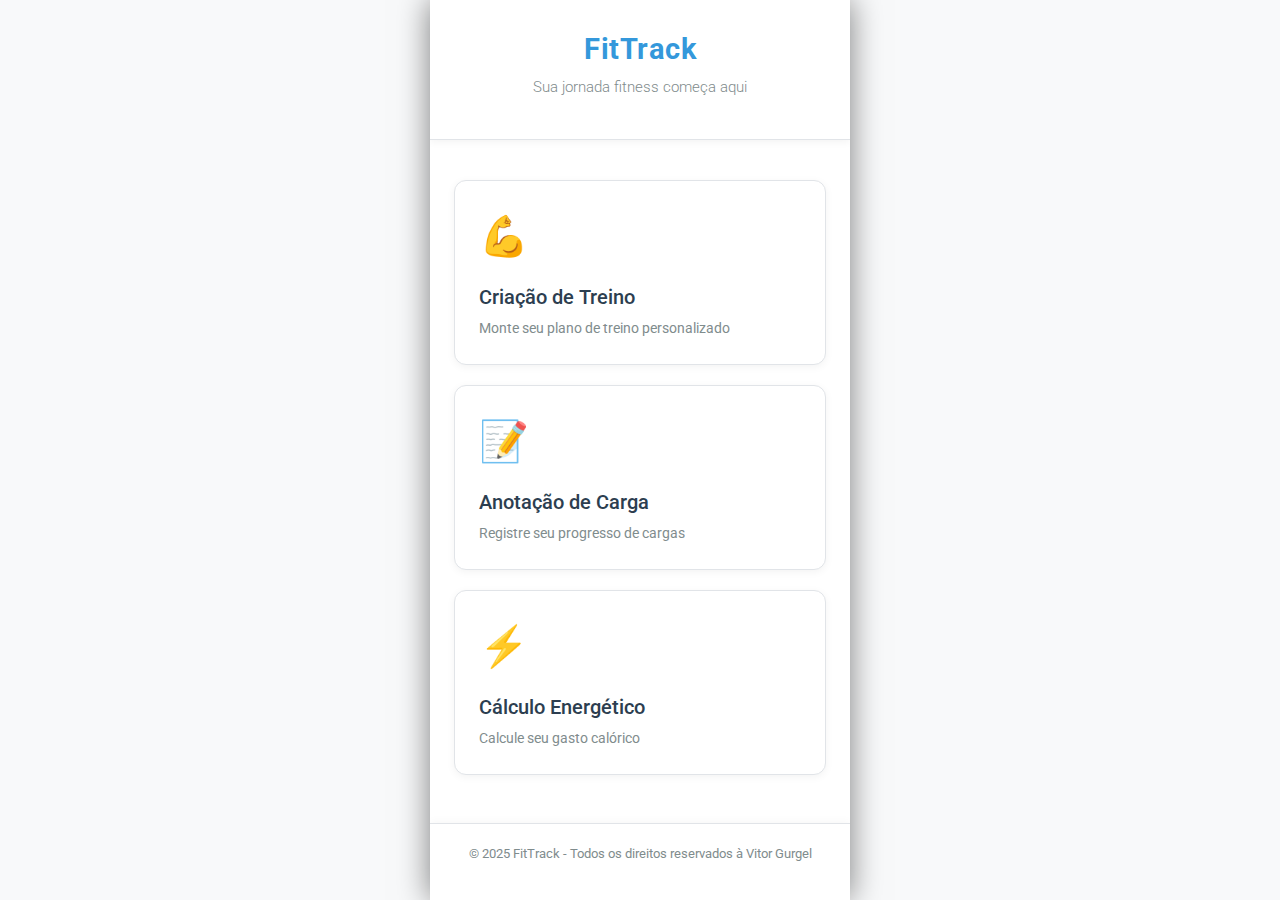
<file: index.html>
<!DOCTYPE html>
<html lang="pt-BR">
<head>
    <meta charset="UTF-8">
    <meta name="viewport" content="width=device-width, initial-scale=1.0">
    <title>FitTrack - Seu App de Musculação</title>
    <link href="https://cdn.jsdelivr.net/npm/bootstrap@5.3.0/dist/css/bootstrap.min.css" rel="stylesheet">
    <link href="https://fonts.googleapis.com/css2?family=Roboto:wght@300;400;500;700&display=swap" rel="stylesheet">
    <style>
        :root {
            /* Cores do Tema Claro com Azul */
            --bg-primary: #f8f9fa;
            --bg-secondary: #ffffff;
            --bg-card: #ffffff;
            --bg-hover: #f1f8ff;
            --accent: #3498db;         /* Azul principal */
            --accent-hover: #2980b9;   /* Azul mais escuro no hover */
            --text-primary: #2c3e50;
            --text-secondary: #7f8c8d;
            --border: #e1e4e8;
            --shadow: 0 4px 12px rgba(0, 0, 0, 0.08);
            --transition: all 0.3s cubic-bezier(0.4, 0, 0.2, 1);
        }

        body {
            background-color: var(--bg-primary);
            color: var(--text-primary);
            font-family: 'Roboto', sans-serif;
            min-height: 100vh;
            line-height: 1.6;
            margin: 0;
            padding: 0;
        }

        .app-container {
            max-width: 420px;
            min-height: 100vh;
            margin: 0 auto;
            background: var(--bg-secondary);
            position: relative;
            overflow-x: hidden;
            display: flex;
            flex-direction: column;
            box-shadow: 0 0 30px rgba(0, 0, 0, 0.5);
        }

        .app-header {
            background: var(--bg-secondary);
            color: var(--text-primary);
            padding: 2rem 1.5rem 1.5rem;
            text-align: center;
            position: relative;
            z-index: 10;
            border-bottom: 1px solid var(--border);
            box-shadow: 0 2px 8px rgba(0, 0, 0, 0.05);
        }

        .app-header h1 {
            font-size: 1.8rem;
            margin-bottom: 0.5rem;
            font-weight: 700;
            letter-spacing: 0.5px;
            color: var(--accent);
        }

        .app-header p {
            color: var(--text-secondary);
            font-weight: 300;
            font-size: 0.95rem;
        }

        .main-content {
            padding: 1.5rem;
            flex: 1;
            position: relative;
            z-index: 1;
        }

        .options-grid {
            display: grid;
            grid-template-columns: 1fr;
            gap: 1.25rem;
            margin-top: 1rem;
        }

        .option-card {
            background-color: var(--bg-card);
            border-radius: 12px;
            padding: 1.5rem;
            text-decoration: none;
            color: var(--text-primary);
            transition: var(--transition);
            border: 1px solid var(--border);
            display: block;
            box-shadow: 0 2px 8px rgba(0, 0, 0, 0.05);
        }

        .option-card:hover {
            transform: translateY(-3px);
            box-shadow: 0 6px 16px rgba(52, 152, 219, 0.15);
            border-color: var(--accent);
            background-color: var(--bg-hover);
        }

        .card-icon {
            font-size: 2.5rem;
            margin-bottom: 1rem;
            color: var(--accent);
        }

        .option-card h2 {
            font-size: 1.25rem;
            margin-bottom: 0.5rem;
            color: var(--text-primary);
        }

        .option-card p {
            color: var(--text-secondary);
            margin: 0;
            font-size: 0.9rem;
        }

        .app-footer {
            text-align: center;
            padding: 1.25rem;
            font-size: 0.8rem;
            color: var(--text-secondary);
            border-top: 1px solid var(--border);
            background-color: var(--bg-secondary);
            box-shadow: 0 -2px 8px rgba(0, 0, 0, 0.03);
        }

        @media (max-width: 480px) {
            .app-container {
                max-width: 100%;
            }
            
            .option-card {
                padding: 1.25rem;
            }
            
            .card-icon {
                font-size: 2rem;
            }
        }
    </style>
</head>
<body>
    <div class="app-container">
        <header class="app-header">
            <h1>FitTrack</h1>
            <p>Sua jornada fitness começa aqui</p>
        </header>

        <main class="main-content">
            <div class="options-grid">
                <a href="criar-treino.html" class="option-card">
                    <div class="card-icon">💪</div>
                    <h2>Criação de Treino</h2>
                    <p>Monte seu plano de treino personalizado</p>
                </a>

                <a href="./anotarcarga/anotar-carga.html" class="option-card">
                    <div class="card-icon">📝</div>
                    <h2>Anotação de Carga</h2>
                    <p>Registre seu progresso de cargas</p>
                </a>

                <a href="calculo.html" class="option-card">
                    <div class="card-icon">⚡</div>
                    <h2>Cálculo Energético</h2>
                    <p>Calcule seu gasto calórico</p>
                </a>
            </div>
        </main>

        <footer class="app-footer">
            <p>© 2025 FitTrack - Todos os direitos reservados à Vitor Gurgel</p>
        </footer>
    </div>
    <script src="https://cdn.jsdelivr.net/npm/bootstrap@5.3.0/dist/js/bootstrap.bundle.min.js"></script>
</body>
</html>
</file>
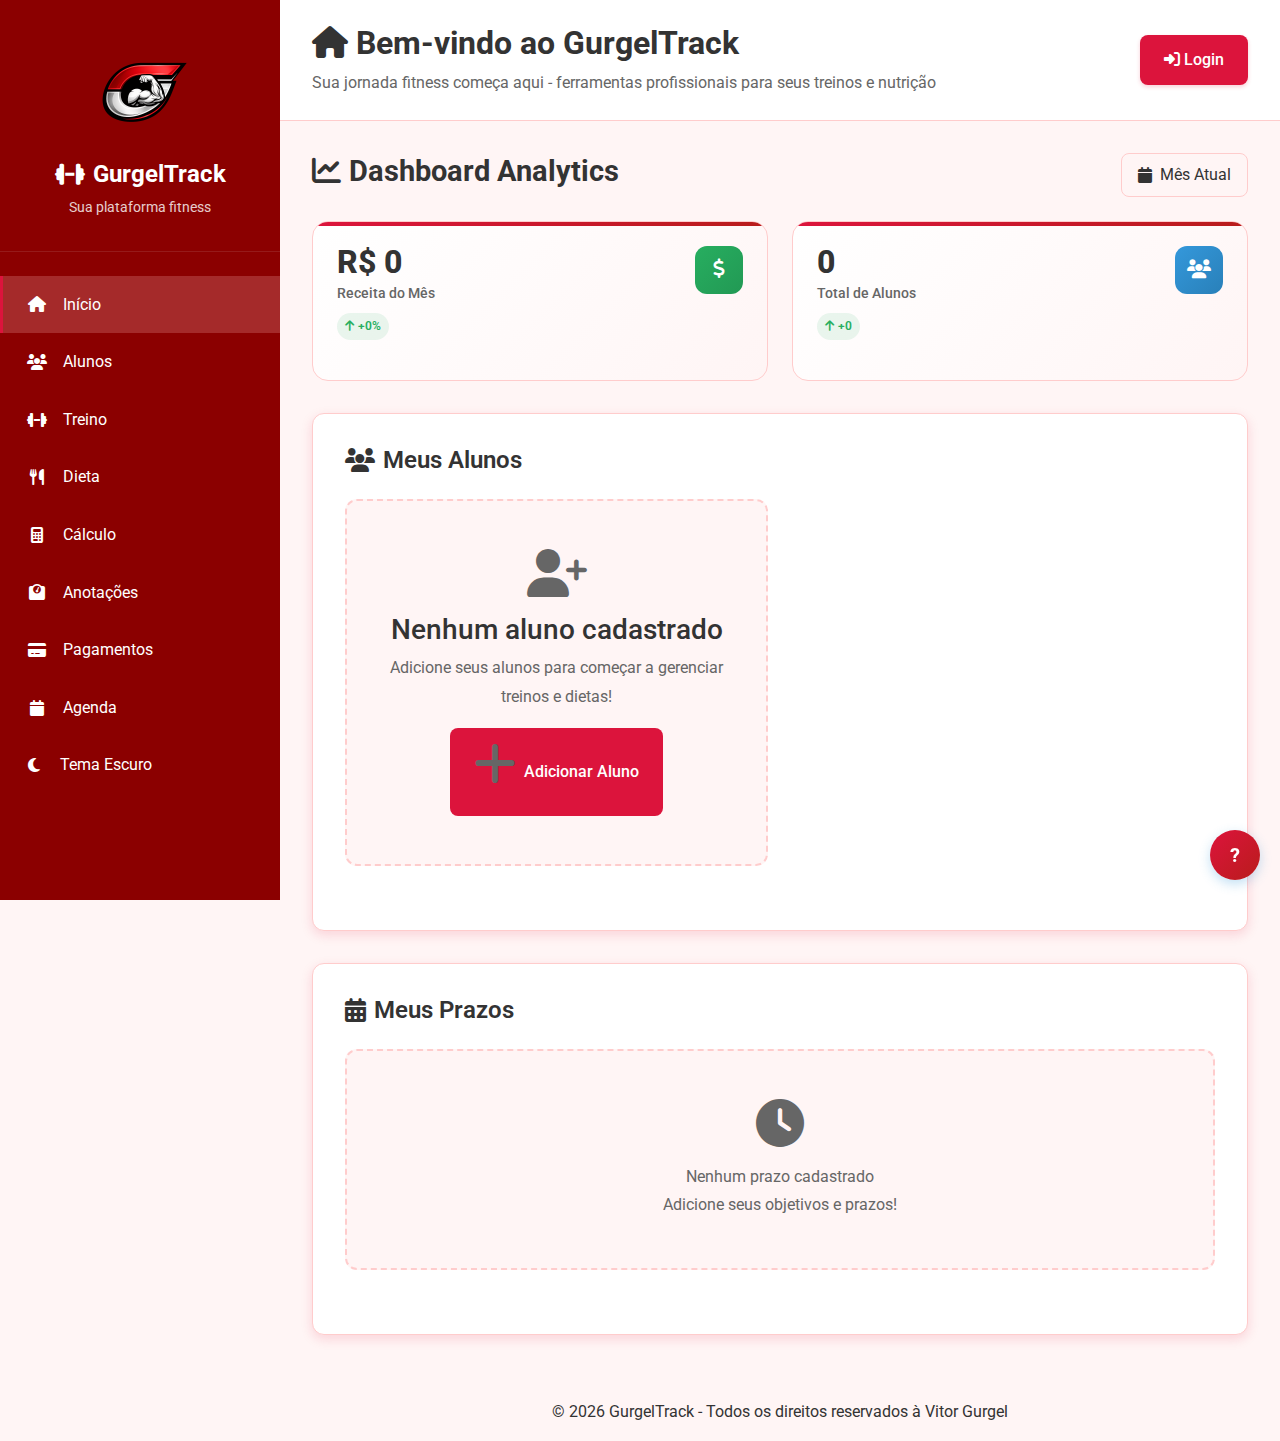
<file: public/index.html>
<!DOCTYPE html>
<html lang="pt-BR">
<head>
    <meta charset="UTF-8">
    <meta name="viewport" content="width=device-width, initial-scale=1.0">
    <title>GurgelTrack - Plataforma Fitness</title>
    <link href="https://cdn.jsdelivr.net/npm/bootstrap@5.3.0/dist/css/bootstrap.min.css" rel="stylesheet">
    <link href="https://fonts.googleapis.com/css2?family=Roboto:wght@300;400;500;700&display=swap" rel="stylesheet">
    <link rel="stylesheet" href="https://cdnjs.cloudflare.com/ajax/libs/font-awesome/6.4.0/css/all.min.css">
    <script src="js/auth.js"></script>
    <style>
        :root {
            /* Cores do Tema Claro - Vermelho */
            --bg-primary: #fff5f5;
            --bg-secondary: #ffffff;
            --bg-sidebar: #8b0000;
            --bg-sidebar-hover: #a52a2a;
            --accent: #dc143c;
            --accent-hover: #b91c1c;
            --text-primary: #333333;
            --text-secondary: #666666;
            --text-sidebar: #ffffff;
            --border: #ffcccc;
            --shadow: 0 4px 12px rgba(220, 20, 60, 0.15);
            --transition: all 0.3s cubic-bezier(0.4, 0, 0.2, 1);
        }

        body.dark-mode {
            /* Cores do Tema Escuro - Melhoradas */
            --bg-primary: #0f0f0f;
            --bg-secondary: #1e1e1e;
            --bg-sidebar: #1a1a2e;
            --bg-sidebar-hover: #25253d;
            --accent: #e91e63;
            --accent-hover: #f06292;
            --text-primary: #f5f5f5;
            --text-secondary: #b8b8b8;
            --text-sidebar: #ffffff;
            --border: #333333;
            --shadow: 0 4px 12px rgba(0, 0, 0, 0.4);
        }

        * {
            margin: 0;
            padding: 0;
            box-sizing: border-box;
        }

        body {
            background-color: var(--bg-primary);
            color: var(--text-primary);
            font-family: 'Roboto', sans-serif;
            min-height: 100vh;
            line-height: 1.6;
        }

        .layout-container {
            display: flex;
            min-height: 100vh;
        }

        /* Sidebar */
        .sidebar {
            width: 280px;
            background: var(--bg-sidebar);
            color: var(--text-sidebar);
            position: fixed;
            height: 100vh;
            overflow-y: auto;
            z-index: 1000;
            transition: var(--transition);
        }

        .sidebar-header {
            padding: 2rem 1.5rem;
            border-bottom: 1px solid rgba(255, 255, 255, 0.1);
            text-align: center;
        }

        .sidebar-header h1 {
            font-size: 1.5rem;
            font-weight: 700;
            color: var(--text-sidebar);
            margin-bottom: 0.5rem;
            display: flex;
            align-items: center;
            justify-content: center;
            gap: 0.5rem;
        }

        .sidebar-header p {
            font-size: 0.85rem;
            opacity: 0.8;
            margin: 0;
        }

        .nav-menu {
            padding: 1.5rem 0;
        }

        .nav-item {
            display: block;
            padding: 1rem 1.5rem;
            color: var(--text-sidebar);
            text-decoration: none;
            transition: var(--transition);
            border-left: 3px solid transparent;
            display: flex;
            align-items: center;
            gap: 1rem;
        }

        .nav-item:hover {
            background: var(--bg-sidebar-hover);
            border-left-color: var(--accent);
            color: var(--text-sidebar);
        }

        .nav-item.active {
            background: var(--bg-sidebar-hover);
            border-left-color: var(--accent);
        }

        .nav-item i {
            width: 20px;
            text-align: center;
        }

        /* Main Content */
        .main-wrapper {
            flex: 1;
            margin-left: 280px;
            display: flex;
            flex-direction: column;
        }

        .main-header {
            background: var(--bg-secondary);
            padding: 1.5rem 2rem;
            border-bottom: 1px solid var(--border);
            text-align: center;
        }

        .header-content {
            display: flex;
            justify-content: space-between;
            align-items: center;
            max-width: 1200px;
            margin: 0 auto;
        }

        .header-text {
            flex: 1;
            text-align: left;
        }

        .header-actions {
            display: flex;
            gap: 1rem;
            align-items: center;
        }

        .login-btn {
            display: inline-flex;
            align-items: center;
            gap: 0.5rem;
            padding: 0.75rem 1.5rem;
            background: var(--accent);
            color: white;
            text-decoration: none;
            border-radius: 8px;
            font-weight: 500;
            transition: var(--transition);
            box-shadow: 0 2px 4px rgba(220, 20, 60, 0.2);
        }

        .login-btn:hover {
            background: var(--accent-hover);
            transform: translateY(-2px);
            box-shadow: 0 4px 8px rgba(220, 20, 60, 0.3);
        }

        .main-header h1 {
            font-size: 2rem;
            font-weight: 700;
            color: var(--text-primary);
            margin-bottom: 0.5rem;
        }

        .main-header p {
            color: var(--text-secondary);
            margin: 0;
            font-size: 1rem;
        }

        .main-content {
            flex: 1;
            padding: 2rem;
            max-width: 1200px;
            margin: 0 auto;
            width: 100%;
        }

        /* Content Sections */
        .content-section {
            background: var(--bg-secondary);
            border-radius: 12px;
            padding: 2rem;
            margin-bottom: 2rem;
            box-shadow: var(--shadow);
            border: 1px solid var(--border);
        }

        .content-section h2 {
            font-size: 1.5rem;
            font-weight: 600;
            color: var(--text-primary);
            margin-bottom: 1rem;
            display: flex;
            align-items: center;
            gap: 0.5rem;
        }

        .content-section p {
            color: var(--text-secondary);
            margin-bottom: 1.5rem;
            line-height: 1.8;
        }

        .feature-grid {
            grid-template-columns: repeat(auto-fit, minmax(300px, 1fr));
            gap: 1.5rem;
            margin-top: 2rem;
        }

        .workout-card {
            background: linear-gradient(135deg, var(--bg-secondary), var(--bg-primary));
            border: 2px solid var(--border);
            border-radius: 16px;
            padding: 1.5rem;
            transition: var(--transition);
            position: relative;
            overflow: hidden;
            box-shadow: 0 4px 16px rgba(0, 0, 0, 0.08);
        }

        .workout-card::before {
            content: '';
            position: absolute;
            top: 0;
            left: 0;
            right: 0;
            height: 4px;
            background: linear-gradient(90deg, #3498db, #2980b9, #e74c3c);
            border-radius: 16px 16px 0 0;
        }

        .workout-card:hover {
            transform: translateY(-4px);
            box-shadow: 0 12px 32px rgba(52, 152, 219, 0.15);
            border-color: var(--accent);
        }

        .workout-card:hover::before {
            height: 6px;
            background: linear-gradient(90deg, #2980b9, #3498db, #e74c3c);
        }

        .workout-header {
            display: flex;
            justify-content: space-between;
            align-items: flex-start;
            margin-bottom: 1.5rem;
        }

        .workout-title-section {
            flex: 1;
        }

        .workout-title {
            font-size: 1.3rem;
            font-weight: 700;
            color: var(--text-primary);
            margin: 0 0 0.5rem 0;
            display: flex;
            align-items: center;
            gap: 0.75rem;
        }

        .workout-title i {
            color: var(--accent);
            font-size: 1.2rem;
        }

        .workout-subtitle {
            font-size: 0.85rem;
            color: var(--text-secondary);
            font-style: italic;
            margin: 0;
        }

        .workout-date {
            font-size: 0.8rem;
            color: var(--text-secondary);
            margin: 0;
            background: var(--bg-primary);
            padding: 0.25rem 0.75rem;
            border-radius: 20px;
            border: 1px solid var(--border);
            font-weight: 500;
        }

        .workout-details {
            display: grid;
            grid-template-columns: repeat(3, 1fr);
            gap: 1rem;
            margin-bottom: 1.5rem;
        }

        .workout-stat {
            display: flex;
            flex-direction: column;
            align-items: center;
            text-align: center;
            padding: 1rem;
            background: var(--bg-primary);
            border-radius: 12px;
            border: 1px solid var(--border);
            transition: var(--transition);
        }

        .workout-stat:hover {
            transform: scale(1.05);
            background: linear-gradient(135deg, var(--bg-primary), rgba(52, 152, 219, 0.05));
            border-color: var(--accent);
        }

        .workout-stat i {
            color: var(--accent);
            font-size: 1.5rem;
            margin-bottom: 0.5rem;
            display: block;
        }

        .workout-stat-value {
            font-size: 1.8rem;
            font-weight: 800;
            color: var(--text-primary);
            line-height: 1;
            margin-bottom: 0.25rem;
        }

        .workout-stat-label {
            font-size: 0.7rem;
            color: var(--text-secondary);
            text-transform: uppercase;
            letter-spacing: 0.8px;
            font-weight: 600;
        }

        .stat-number {
            font-size: 2.5rem;
            font-weight: 700;
            margin-bottom: 0.5rem;
        }

        .stat-label {
            font-size: 0.9rem;
            opacity: 0.9;
        }

        /* Áreas de Organização */
        .saved-diets-container,
        .saved-calculations-container,
        .saved-workouts-container,
        .deadlines-container {
            margin-bottom: 1rem;
        }

        .empty-state {
            text-align: center;
            padding: 3rem 2rem;
            background: var(--bg-primary);
            border-radius: 12px;
            border: 2px dashed var(--border);
            margin-bottom: 2rem;
        }

        .empty-state i {
            font-size: 3rem;
            color: var(--text-secondary);
            margin-bottom: 1rem;
        }

        .empty-state p {
            color: var(--text-secondary);
            margin: 0;
            font-size: 1rem;
        }

        .diets-grid,
        .calculations-grid,
        .workouts-grid,
        .deadlines-grid {
            display: grid;
            gap: 1.5rem;
            margin-top: 1rem;
        }

        .diets-grid {
            grid-template-columns: repeat(auto-fill, minmax(300px, 1fr));
        }

        .calculations-grid {
            grid-template-columns: repeat(auto-fill, minmax(250px, 1fr));
        }

        .workouts-grid {
            grid-template-columns: repeat(auto-fill, minmax(280px, 1fr));
        }

        .deadlines-grid {
            grid-template-columns: repeat(auto-fill, minmax(250px, 1fr));
        }

        .diet-card,
        .calculation-card,
        .workout-card,
        .deadline-card {
            background: var(--bg-secondary);
            border: 1px solid var(--border);
            border-radius: 12px;
            padding: 1.5rem;
            transition: var(--transition);
            box-shadow: 0 2px 8px rgba(0, 0, 0, 0.05);
        }

        .diet-card:hover,
        .calculation-card:hover,
        .workout-card:hover,
        .deadline-card:hover {
            transform: translateY(-2px);
            box-shadow: 0 6px 16px rgba(52, 152, 219, 0.15);
            border-color: var(--accent);
        }

        .diet-card-header,
        .calculation-header,
        .workout-header,
        .deadline-header {
            display: flex;
            justify-content: space-between;
            align-items: center;
            margin-bottom: 1rem;
            padding-bottom: 0.75rem;
            border-bottom: 1px solid var(--border);
        }

        .diet-card-title,
        .calculation-title,
        .workout-title,
        .deadline-title {
            font-size: 1.1rem;
            font-weight: 600;
            color: var(--text-primary);
            margin: 0;
        }

        .diet-card-date,
        .calculation-date,
        .workout-date,
        .deadline-date {
            font-size: 0.85rem;
            color: var(--text-secondary);
            margin: 0;
        }

        .diet-card-macros,
        .calculation-results,
        .workout-details,
        .deadline-description {
            display: flex;
            gap: 1rem;
            margin-top: 0.75rem;
            flex-wrap: wrap;
        }

        .macro-stat {
            background: var(--bg-primary);
            padding: 0.5rem 0.75rem;
            border-radius: 8px;
            text-align: center;
            min-width: 80px;
        }

        .macro-stat-label {
            font-size: 0.75rem;
            color: var(--text-secondary);
            display: block;
            margin-bottom: 0.25rem;
        }

        .macro-stat-value {
            font-weight: 600;
            color: var(--text-primary);
            font-size: 0.9rem;
        }

        .action-buttons {
            display: flex;
            gap: 0.5rem;
            margin-top: 1rem;
        }

        .btn-action {
            background: var(--accent);
            color: white;
            border: none;
            padding: 0.5rem 1rem;
            border-radius: 6px;
            font-size: 0.85rem;
            cursor: pointer;
            transition: var(--transition);
            display: flex;
            align-items: center;
            gap: 0.5rem;
        }

        .btn-action:hover {
            background: var(--accent-hover);
            transform: translateY(-1px);
        }

        .btn-action.delete {
            background: #e74c3c;
        }

        .btn-action.delete:hover {
            background: #c0392b;
        }

        .deadline-date.urgent {
            color: #e74c3c;
            font-weight: 700;
        }

        .deadline-date.soon {
            color: #f39c12;
            font-weight: 600;
        }

        /* User Profile Styles */
        .user-dropdown {
            position: relative;
        }

        .user-profile {
            display: flex;
            align-items: center;
            gap: 12px;
            background: linear-gradient(135deg, var(--accent), #e74c3c);
            padding: 8px 16px;
            border-radius: 50px;
            box-shadow: 0 4px 15px rgba(231, 76, 60, 0.3);
            transition: var(--transition);
            position: relative;
        }

        .user-profile:hover {
            transform: translateY(-2px);
            box-shadow: 0 6px 20px rgba(231, 76, 60, 0.4);
        }

        .user-avatar {
            width: 40px;
            height: 40px;
            background: rgba(255, 255, 255, 0.2);
            border-radius: 50%;
            display: flex;
            align-items: center;
            justify-content: center;
            color: white;
            font-size: 16px;
            font-weight: 600;
            backdrop-filter: blur(10px);
            border: 2px solid rgba(255, 255, 255, 0.3);
        }

        .user-info {
            display: flex;
            flex-direction: column;
            align-items: flex-start;
            color: white;
        }

        .user-name {
            font-size: 14px;
            font-weight: 600;
            line-height: 1.2;
        }

        .user-email {
            font-size: 12px;
            opacity: 0.9;
            line-height: 1.2;
            max-width: 150px;
            overflow: hidden;
            text-overflow: ellipsis;
            white-space: nowrap;
        }

        .logout-btn {
            background: rgba(255, 255, 255, 0.2);
            border: 2px solid rgba(255, 255, 255, 0.3);
            color: white;
            width: 36px;
            height: 36px;
            border-radius: 50%;
            display: flex;
            align-items: center;
            justify-content: center;
            cursor: pointer;
            transition: var(--transition);
            font-size: 14px;
            backdrop-filter: blur(10px);
        }

        .logout-btn:hover {
            background: rgba(255, 255, 255, 0.3);
            transform: rotate(90deg);
            border-color: rgba(255, 255, 255, 0.5);
        }

        .logout-btn:active {
            transform: rotate(90deg) scale(0.95);
        }

        @media (max-width: 768px) {
            .user-info {
                display: none;
            }
            
            .user-profile {
                padding: 8px 12px;
                gap: 8px;
            }
            
            .user-avatar {
                width: 32px;
                height: 32px;
                font-size: 14px;
            }
            
            .logout-btn {
                width: 32px;
                height: 32px;
                font-size: 12px;
            }
        }

        @media (max-width: 480px) {
            .user-profile {
                padding: 6px 10px;
            }
            
            .user-avatar {
                width: 28px;
                height: 28px;
                font-size: 12px;
            }
            
            .logout-btn {
                width: 28px;
                height: 28px;
                font-size: 11px;
            }
        }

        /* Content Sections */
        .content-section {
            background: var(--bg-secondary);
            border-radius: 12px;
            padding: 2rem;
            margin-bottom: 2rem;
            box-shadow: var(--shadow);
            border: 1px solid var(--border);
        }

        .content-section h2 {
            font-size: 1.5rem;
            font-weight: 600;
            color: var(--text-primary);
            margin-bottom: 1.5rem;
            display: flex;
            align-items: center;
            gap: 0.5rem;
        }

        /* Responsive */
        @media (max-width: 768px) {
            .layout-container {
                overflow-x: hidden;
            }
            
            .main-wrapper {
                margin-left: 0;
                width: 100%;
                min-height: 100vh;
            }
            
            .main-content {
                padding: 1rem;
                max-width: 100%;
                overflow-x: hidden;
            }
            
            .sidebar {
                transform: translateX(-100%);
                width: 280px;
                z-index: 1001;
            }

            .sidebar.active {
                transform: translateX(0);
            }

            .mobile-menu-toggle {
                display: block;
                position: fixed;
                top: 1rem;
                left: 1rem;
                z-index: 1002;
                background: var(--accent);
                color: white;
                border: none;
                padding: 0.75rem;
                border-radius: 8px;
                cursor: pointer;
                font-size: 1.25rem;
                box-shadow: 0 2px 8px rgba(0,0,0,0.2);
            }
            
            .main-header {
                padding: 1rem;
                margin-top: 3rem;
                text-align: center;
            }
            
            .main-header h1 {
                font-size: 1.5rem;
            }
            
            .main-header p {
                font-size: 0.9rem;
            }
            
            .page-header {
                padding: 20px;
                margin-bottom: 20px;
            }
            
            .page-title {
                font-size: 1.8rem;
            }
            
            .content-section {
                padding: 1.5rem;
                margin-bottom: 1.5rem;
                border-radius: 12px;
            }
            
            .content-section h2 {
                font-size: 1.3rem;
                flex-direction: column;
                gap: 0.5rem;
                text-align: center;
            }

            .feature-grid {
                grid-template-columns: 1fr;
                gap: 1rem;
            }

            .feature-card {
                padding: 1.5rem;
                text-align: center;
                border-radius: 12px;
                transition: var(--transition);
            }
            
            .feature-card:hover {
                transform: translateY(-4px);
                box-shadow: 0 8px 25px rgba(0,0,0,0.15);
            }

            .feature-icon {
                width: 60px;
                height: 60px;
                font-size: 2rem;
                margin: 0 auto 1rem;
            }

            .feature-title {
                font-size: 1.2rem;
                margin-bottom: 0.5rem;
            }

            .feature-description {
                font-size: 1rem;
                line-height: 1.4;
            }

            .stats-grid {
                grid-template-columns: repeat(2, 1fr);
                gap: 1rem;
            }

            .stat-card {
                padding: 1.5rem;
                text-align: center;
                border-radius: 12px;
                transition: var(--transition);
            }
            
            .stat-card:hover {
                transform: translateY(-4px);
                box-shadow: 0 8px 25px rgba(0,0,0,0.15);
            }

            .stat-icon {
                width: 50px;
                height: 50px;
                font-size: 1.25rem;
                margin: 0 auto 1rem;
            }

            .stat-content {
                text-align: center;
            }

            .stat-value {
                font-size: 1.5rem;
                margin-bottom: 0.25rem;
            }

            .stat-label {
                font-size: 0.9rem;
            }
        }
        
        @media (max-width: 480px) {
            .main-content {
                padding: 0.75rem;
            }
            
            .content-section {
                padding: 1rem;
            }
            
            .feature-card {
                padding: 1rem;
            }
            
            .feature-icon {
                width: 50px;
                height: 50px;
                font-size: 1.5rem;
            }
            
            .feature-title {
                font-size: 1.1rem;
            }
            
            .feature-description {
                font-size: 0.9rem;
            }
            
            .stats-grid {
                grid-template-columns: 1fr;
            }
            
            .stat-card {
                padding: 1rem;
            }
            
            .stat-icon {
                width: 40px;
                height: 40px;
                font-size: 1rem;
            }
            
            .stat-value {
                font-size: 1.25rem;
            }
            
            .stat-label {
                font-size: 0.85rem;
            }
        }

        @media (min-width: 769px) {
            .mobile-menu-toggle {
                display: none;
            }
        }

        /* Stats Grid */
        .stats-grid {
            display: grid;
            grid-template-columns: repeat(auto-fit, minmax(250px, 1fr));
            gap: 1.5rem;
            margin-bottom: 2rem;
        }

        .stat-card {
            background: linear-gradient(135deg, var(--bg-secondary), var(--bg-primary));
            border-radius: 12px;
            padding: 1.5rem;
            box-shadow: var(--shadow);
            border: 1px solid var(--border);
            display: flex;
            align-items: center;
            gap: 1rem;
            transition: var(--transition);
        }

        .stat-card:hover {
            transform: translateY(-2px);
            box-shadow: 0 6px 20px rgba(0, 0, 0, 0.12);
        }

        .stat-icon {
            width: 60px;
            height: 60px;
            border-radius: 12px;
            background: linear-gradient(135deg, var(--accent), var(--accent-hover));
            display: flex;
            align-items: center;
            justify-content: center;
            color: white;
            font-size: 1.5rem;
        }

        .stat-content {
            flex: 1;
        }

        .stat-value {
            font-size: 2rem;
            font-weight: 700;
            color: var(--text-primary);
            margin-bottom: 0.25rem;
        }

        .stat-label {
            font-size: 0.9rem;
            color: var(--text-secondary);
            font-weight: 500;
        }

        /* Students Grid for Home Page */
        .students-grid {
            display: grid;
            grid-template-columns: repeat(auto-fill, minmax(300px, 1fr));
            gap: 1.5rem;
            margin-top: 1rem;
        }
        
        .student-card {
            background: var(--bg-secondary);
            border: 1px solid var(--border);
            border-radius: 12px;
            padding: 1.5rem;
            transition: var(--transition);
            box-shadow: 0 2px 8px rgba(0, 0, 0, 0.05);
            cursor: pointer;
        }
        
        .student-card:hover {
            transform: translateY(-2px);
            box-shadow: 0 6px 16px rgba(52, 152, 219, 0.15);
            border-color: var(--accent);
        }
        
        .student-header {
            display: flex;
            align-items: center;
            gap: 1rem;
            margin-bottom: 1rem;
        }
        
        .student-avatar {
            width: 60px;
            height: 60px;
            border-radius: 50%;
            background: linear-gradient(135deg, var(--accent), var(--accent-hover));
            display: flex;
            align-items: center;
            justify-content: center;
            color: white;
            font-size: 1.5rem;
            font-weight: 600;
        }
        
        .student-info h3 {
            font-size: 1.1rem;
            font-weight: 600;
            color: var(--text-primary);
            margin: 0 0 0.25rem 0;
        }
        
        .student-info p {
            font-size: 0.9rem;
            color: var(--text-secondary);
            margin: 0;
        }
        
        .student-stats {
            display: flex;
            gap: 1rem;
            margin-top: 1rem;
            flex-wrap: wrap;
        }
        
        .student-stat {
            background: var(--bg-primary);
            padding: 0.5rem 0.75rem;
            border-radius: 8px;
            text-align: center;
            min-width: 80px;
        }
        
        .student-stat-label {
            font-size: 0.75rem;
            color: var(--text-secondary);
            display: block;
            margin-bottom: 0.25rem;
        }
        
        .student-stat-value {
            font-weight: 600;
            color: var(--text-primary);
            font-size: 0.9rem;
        }
        
        .btn-primary {
            background: var(--accent);
            color: white;
            border: none;
            padding: 0.75rem 1.5rem;
            border-radius: 8px;
            font-weight: 500;
            cursor: pointer;
            transition: var(--transition);
            display: flex;
            align-items: center;
            gap: 0.5rem;
            margin: 1rem auto 0;
        }
        
        .btn-primary:hover {
            background: var(--accent-hover);
            transform: translateY(-2px);
            box-shadow: 0 4px 8px rgba(0,0,0,0.15);
        }

        /* Dashboard Analytics Styles */
        .dashboard-analytics {
            margin-bottom: 2rem;
        }

        .analytics-header {
            display: flex;
            justify-content: space-between;
            align-items: center;
            margin-bottom: 1.5rem;
            flex-wrap: wrap;
            gap: 1rem;
        }

        .analytics-title {
            font-size: 1.8rem;
            font-weight: 700;
            color: var(--text-primary);
            display: flex;
            align-items: center;
            gap: 0.5rem;
        }

        .analytics-period {
            display: flex;
            align-items: center;
            gap: 0.5rem;
            background: var(--bg-primary);
            padding: 0.5rem 1rem;
            border-radius: 8px;
            border: 1px solid var(--border);
        }

        .stats-grid {
            display: grid;
            grid-template-columns: repeat(auto-fit, minmax(200px, 1fr));
            gap: 1.5rem;
            margin-bottom: 2rem;
        }

        .stat-card-analytics {
            background: linear-gradient(135deg, var(--bg-secondary), var(--bg-primary));
            border: 1px solid var(--border);
            border-radius: 16px;
            padding: 1.5rem;
            position: relative;
            overflow: hidden;
            transition: var(--transition);
            cursor: pointer;
        }

        .stat-card-analytics:hover {
            transform: translateY(-4px);
            box-shadow: 0 8px 25px rgba(0, 0, 0, 0.12);
            border-color: var(--accent);
        }

        .stat-card-analytics::before {
            content: '';
            position: absolute;
            top: 0;
            left: 0;
            right: 0;
            height: 4px;
            background: linear-gradient(90deg, var(--accent), var(--accent-hover));
        }

        .stat-header-analytics {
            display: flex;
            justify-content: space-between;
            align-items: flex-start;
            margin-bottom: 1rem;
        }

        .stat-icon-analytics {
            width: 48px;
            height: 48px;
            border-radius: 12px;
            display: flex;
            align-items: center;
            justify-content: center;
            font-size: 1.2rem;
            color: white;
        }

        .stat-icon-analytics.revenue {
            background: linear-gradient(135deg, #27ae60, #229954);
        }

        .stat-icon-analytics.students {
            background: linear-gradient(135deg, #3498db, #2980b9);
        }

        .stat-icon-analytics.attendance {
            background: linear-gradient(135deg, #f39c12, #e67e22);
        }

        .stat-icon-analytics.workouts {
            background: linear-gradient(135deg, #e74c3c, #c0392b);
        }

        .stat-value-analytics {
            font-size: 2rem;
            font-weight: 800;
            color: var(--text-primary);
            margin-bottom: 0.25rem;
            line-height: 1;
        }

        .stat-label-analytics {
            font-size: 0.9rem;
            color: var(--text-secondary);
            font-weight: 500;
        }

        .stat-change {
            display: inline-flex;
            align-items: center;
            gap: 0.25rem;
            padding: 0.25rem 0.5rem;
            border-radius: 20px;
            font-size: 0.75rem;
            font-weight: 600;
            margin-top: 0.5rem;
        }

        .stat-change.positive {
            background: rgba(39, 174, 96, 0.1);
            color: #27ae60;
        }

        .stat-change.negative {
            background: rgba(231, 76, 60, 0.1);
            color: #e74c3c;
        }

        .charts-container {
            display: grid;
            grid-template-columns: repeat(auto-fit, minmax(400px, 1fr));
            gap: 2rem;
            margin-bottom: 2rem;
        }

        .chart-card {
            background: var(--bg-secondary);
            border: 1px solid var(--border);
            border-radius: 16px;
            padding: 1.5rem;
            box-shadow: var(--shadow);
        }

        .chart-header {
            display: flex;
            justify-content: space-between;
            align-items: center;
            margin-bottom: 1.5rem;
        }

        .chart-title {
            font-size: 1.1rem;
            font-weight: 600;
            color: var(--text-primary);
            display: flex;
            align-items: center;
            gap: 0.5rem;
        }

        .chart-options {
            display: flex;
            gap: 0.5rem;
        }

        .chart-option {
            padding: 0.25rem 0.75rem;
            border: 1px solid var(--border);
            border-radius: 20px;
            background: var(--bg-primary);
            color: var(--text-secondary);
            font-size: 0.8rem;
            cursor: pointer;
            transition: var(--transition);
        }

        .chart-option:hover,
        .chart-option.active {
            background: var(--accent);
            color: white;
            border-color: var(--accent);
        }

        .chart-canvas {
            height: 250px;
            position: relative;
        }

        .recent-activity {
            background: var(--bg-secondary);
            border: 1px solid var(--border);
            border-radius: 16px;
            padding: 1.5rem;
            box-shadow: var(--shadow);
            margin-bottom: 2rem;
        }

        .activity-header {
            display: flex;
            justify-content: space-between;
            align-items: center;
            margin-bottom: 1.5rem;
        }

        .activity-title {
            font-size: 1.1rem;
            font-weight: 600;
            color: var(--text-primary);
            display: flex;
            align-items: center;
            gap: 0.5rem;
        }

        .activity-list {
            display: flex;
            flex-direction: column;
            gap: 1rem;
        }

        .activity-item {
            display: flex;
            align-items: center;
            gap: 1rem;
            padding: 1rem;
            background: var(--bg-primary);
            border-radius: 12px;
            border: 1px solid var(--border);
            transition: var(--transition);
        }

        .activity-item:hover {
            transform: translateX(4px);
            border-color: var(--accent);
        }

        .activity-icon {
            width: 40px;
            height: 40px;
            border-radius: 10px;
            display: flex;
            align-items: center;
            justify-content: center;
            font-size: 1rem;
            color: white;
        }

        .activity-icon.checkin {
            background: linear-gradient(135deg, #27ae60, #229954);
        }

        .activity-icon.payment {
            background: linear-gradient(135deg, #3498db, #2980b9);
        }

        .activity-icon.workout {
            background: linear-gradient(135deg, #e74c3c, #c0392b);
        }

        .activity-icon.assessment {
            background: linear-gradient(135deg, #f39c12, #e67e22);
        }

        .activity-content {
            flex: 1;
        }

        .activity-text {
            font-size: 0.9rem;
            color: var(--text-primary);
            margin-bottom: 0.25rem;
        }

        .activity-time {
            font-size: 0.8rem;
            color: var(--text-secondary);
        }

        .quick-actions {
            background: var(--bg-secondary);
            border: 1px solid var(--border);
            border-radius: 16px;
            padding: 1.5rem;
            box-shadow: var(--shadow);
        }

        .quick-actions-header {
            font-size: 1.1rem;
            font-weight: 600;
            color: var(--text-primary);
            display: flex;
            align-items: center;
            gap: 0.5rem;
            margin-bottom: 1.5rem;
        }

        .quick-actions-grid {
            display: grid;
            grid-template-columns: repeat(auto-fit, minmax(150px, 1fr));
            gap: 1rem;
        }

        .quick-action-btn {
            display: flex;
            flex-direction: column;
            align-items: center;
            gap: 0.5rem;
            padding: 1.5rem 1rem;
            background: var(--bg-primary);
            border: 1px solid var(--border);
            border-radius: 12px;
            color: var(--text-primary);
            text-decoration: none;
            transition: var(--transition);
            cursor: pointer;
        }

        .quick-action-btn:hover {
            transform: translateY(-4px);
            box-shadow: 0 8px 25px rgba(0, 0, 0, 0.12);
            border-color: var(--accent);
            background: linear-gradient(135deg, var(--bg-primary), rgba(52, 152, 219, 0.05));
        }

        .quick-action-icon {
            width: 48px;
            height: 48px;
            border-radius: 12px;
            display: flex;
            align-items: center;
            justify-content: center;
            font-size: 1.2rem;
            color: white;
            background: linear-gradient(135deg, var(--accent), var(--accent-hover));
        }

        .quick-action-text {
            font-size: 0.9rem;
            font-weight: 500;
            text-align: center;
        }

        @media (max-width: 768px) {
            .stats-grid {
                grid-template-columns: repeat(2, 1fr);
                gap: 1rem;
            }

            .charts-container {
                grid-template-columns: 1fr;
                gap: 1.5rem;
            }

            .quick-actions-grid {
                grid-template-columns: repeat(2, 1fr);
            }

            .analytics-header {
                flex-direction: column;
                align-items: flex-start;
            }

            .stat-value-analytics {
                font-size: 1.5rem;
            }

            .chart-canvas {
                height: 200px;
            }
        }

        /* Botão de Ajuda */
        .help-button {
            position: fixed;
            bottom: 20px;
            right: 20px;
            width: 50px;
            height: 50px;
            border-radius: 50%;
            background: linear-gradient(135deg, var(--accent), var(--accent-hover));
            border: none;
            color: white;
            font-size: 20px;
            font-weight: bold;
            cursor: pointer;
            box-shadow: 0 4px 12px rgba(52, 152, 219, 0.3);
            transition: var(--transition);
            z-index: 1000;
            display: flex;
            align-items: center;
            justify-content: center;
        }

        .help-button:hover {
            transform: scale(1.1);
            box-shadow: 0 6px 20px rgba(52, 152, 219, 0.4);
        }

        /* Modal de Ajuda */
        .help-modal {
            display: none;
            position: fixed;
            top: 0;
            left: 0;
            width: 100%;
            height: 100%;
            background: rgba(0, 0, 0, 0.5);
            z-index: 2000;
            animation: fadeIn 0.3s ease;
        }

        .help-modal-content {
            position: relative;
            background: var(--bg-secondary);
            margin: 50px auto;
            padding: 30px;
            width: 90%;
            max-width: 600px;
            max-height: 80vh;
            overflow-y: auto;
            border-radius: 16px;
            box-shadow: var(--shadow);
            animation: slideIn 0.3s ease;
        }

        .help-modal-header {
            display: flex;
            justify-content: space-between;
            align-items: center;
            margin-bottom: 20px;
            padding-bottom: 15px;
            border-bottom: 2px solid var(--border);
        }

        .help-modal-title {
            font-size: 1.5rem;
            font-weight: 700;
            color: var(--text-primary);
            display: flex;
            align-items: center;
            gap: 10px;
        }

        .help-close {
            background: none;
            border: none;
            font-size: 24px;
            color: var(--text-secondary);
            cursor: pointer;
            transition: var(--transition);
            width: 30px;
            height: 30px;
            border-radius: 50%;
            display: flex;
            align-items: center;
            justify-content: center;
        }

        .help-close:hover {
            background: var(--bg-primary);
            color: var(--accent);
        }

        .help-section {
            margin-bottom: 25px;
        }

        .help-section-title {
            font-size: 1.1rem;
            font-weight: 600;
            color: var(--accent);
            margin-bottom: 10px;
            display: flex;
            align-items: center;
            gap: 8px;
        }

        .help-section-content {
            color: var(--text-secondary);
            line-height: 1.6;
        }

        .help-step {
            display: flex;
            align-items: flex-start;
            margin-bottom: 12px;
            gap: 10px;
        }

        .help-step-number {
            background: var(--accent);
            color: white;
            width: 24px;
            height: 24px;
            border-radius: 50%;
            display: flex;
            align-items: center;
            justify-content: center;
            font-size: 12px;
            font-weight: bold;
            flex-shrink: 0;
        }

        .help-step-text {
            flex: 1;
            color: var(--text-secondary);
        }

        .help-tip {
            background: var(--bg-primary);
            border-left: 4px solid var(--accent);
            padding: 15px;
            margin: 15px 0;
            border-radius: 8px;
        }

        .help-tip-title {
            font-weight: 600;
            color: var(--accent);
            margin-bottom: 5px;
        }

        @keyframes fadeIn {
            from { opacity: 0; }
            to { opacity: 1; }
        }

        @keyframes slideIn {
            from { 
                transform: translateY(-50px);
                opacity: 0;
            }
            to { 
                transform: translateY(0);
                opacity: 1;
            }
        }

        @media (max-width: 768px) {
            .help-button {
                bottom: 15px;
                right: 15px;
                width: 45px;
                height: 45px;
                font-size: 18px;
            }

            .help-modal-content {
                margin: 20px;
                padding: 20px;
                width: calc(100% - 40px);
            }

            .help-modal-title {
                font-size: 1.3rem;
            }
        }
    </style>
</head>
<body>
    <div class="layout-container">
        <!-- Sidebar -->
        <aside class="sidebar" id="sidebar">
            <div class="sidebar-header">
                <img src="logo-gurgel.png" alt="GurgelTrack Logo" class="logo" style="width: 10vw;">
                <h1>
                    <i class="fas fa-dumbbell"></i>
                    GurgelTrack
                </h1>
                <p>Sua plataforma fitness</p>
            </div>
            
            <nav class="nav-menu">
                <a href="index.html" class="nav-item active">
                    <i class="fas fa-home"></i>
                    Início
                </a>
                <a href="alunos.html" class="nav-item">
                    <i class="fas fa-users"></i>
                    Alunos
                </a>
                <a href="treino.html" class="nav-item">
                    <i class="fas fa-dumbbell"></i>
                    Treino
                </a>
                <a href="dieta.html" class="nav-item">
                    <i class="fas fa-utensils"></i>
                    Dieta
                </a>
                <a href="calculo.html" class="nav-item">
                    <i class="fas fa-calculator"></i>
                    Cálculo
                </a>
                <a href="carga.html" class="nav-item">
                    <i class="fas fa-weight"></i>
                    Anotações
                </a>
                <a href="pagamentos.html" class="nav-item">
                    <i class="fas fa-credit-card"></i>
                    Pagamentos
                </a>
                <a href="agenda.html" class="nav-item">
                    <i class="fas fa-calendar"></i>
                    Agenda
                </a>
                <button class="nav-item theme-toggle" id="themeToggle" style="background: none; border: none; width: 100%; text-align: left; cursor: pointer;">
                    <i class="fas fa-moon" id="themeIcon"></i>
                    <span id="themeText">Tema Escuro</span>
                </button>
            </nav>
        </aside>

        <!-- Main Content -->
        <div class="main-wrapper">
            <button class="mobile-menu-toggle" id="mobileMenuToggle">
                <i class="fas fa-bars"></i>
            </button>

            <header class="main-header">
                <div class="header-content">
                    <div class="header-text">
                        <h1><i class="fas fa-home"></i> Bem-vindo ao GurgelTrack</h1>
                        <p>Sua jornada fitness começa aqui - ferramentas profissionais para seus treinos e nutrição</p>
                    </div>
                    <div class="header-actions">
                        <!-- Login button (shown when not logged in) -->
                        <a href="login.html" class="login-btn" id="loginBtn">
                            <i class="fas fa-sign-in-alt"></i>
                            Login
                        </a>
                        
                        <!-- User account dropdown (shown when logged in) -->
                        <div class="user-dropdown" id="userDropdown" style="display: none;">
                            <div class="user-profile">
                                <div class="user-avatar">
                                    <i class="fas fa-user"></i>
                                </div>
                                <div class="user-info">
                                    <div class="user-name" id="userName">Conta</div>
                                    <div class="user-email" id="userEmail">user@example.com</div>
                                </div>
                                <button class="logout-btn" id="logoutBtn" title="Sair da conta">
                                    <i class="fas fa-sign-out-alt"></i>
                                </button>
                            </div>
                        </div>
                    </div>
                </div>
            </header>

            <main class="main-content">
                <!-- Dashboard Analytics -->
                <div class="dashboard-analytics">
                    <div class="analytics-header">
                        <h2 class="analytics-title">
                            <i class="fas fa-chart-line"></i>
                            Dashboard Analytics
                        </h2>
                        <div class="analytics-period">
                            <i class="fas fa-calendar"></i>
                            <span id="currentPeriod">Mês Atual</span>
                        </div>
                    </div>

                    <!-- Stats Cards -->
                    <div class="stats-grid">
                        <div class="stat-card-analytics">
                            <div class="stat-header-analytics">
                                <div>
                                    <div class="stat-value-analytics" id="revenueValue">R$ 0</div>
                                    <div class="stat-label-analytics">Receita do Mês</div>
                                    <div class="stat-change positive">
                                        <i class="fas fa-arrow-up"></i>
                                        <span id="revenueChange">+0%</span>
                                    </div>
                                </div>
                                <div class="stat-icon-analytics revenue">
                                    <i class="fas fa-dollar-sign"></i>
                                </div>
                            </div>
                        </div>

                        <div class="stat-card-analytics">
                            <div class="stat-header-analytics">
                                <div>
                                    <div class="stat-value-analytics" id="studentsValue">0</div>
                                    <div class="stat-label-analytics">Total de Alunos</div>
                                    <div class="stat-change positive">
                                        <i class="fas fa-arrow-up"></i>
                                        <span id="studentsChange">+0</span>
                                    </div>
                                </div>
                                <div class="stat-icon-analytics students">
                                    <i class="fas fa-users"></i>
                                </div>
                            </div>
                        </div>
                    </div>
                </div>
                <section class="content-section">
                    <h2>
                        <i class="fas fa-users"></i>
                        Meus Alunos
                    </h2>
                    <div class="students-grid" id="homeStudentsGrid">
                        <div class="empty-state" id="emptyStudentsState">
                            <i class="fas fa-user-plus"></i>
                            <h3>Nenhum aluno cadastrado</h3>
                            <p>Adicione seus alunos para começar a gerenciar treinos e dietas!</p>
                            <button class="btn btn-primary" onclick="window.location.href='alunos.html'">
                                <i class="fas fa-plus"></i>
                                Adicionar Aluno
                            </button>
                        </div>
                    </div>
                </section>

                <!-- Prazos -->
                <section class="content-section">
                    <h2>
                        <i class="fas fa-calendar-alt"></i>
                        Meus Prazos
                    </h2>
                    <div class="deadlines-container" id="deadlinesContainer">
                        <div class="empty-state" id="emptyDeadlinesState">
                            <i class="fas fa-clock"></i>
                            <p>Nenhum prazo cadastrado</p>
                            <p>Adicione seus objetivos e prazos!</p>
                        </div>
                        <div class="deadlines-grid" id="deadlinesGrid" style="display: none;">
                            <!-- Prazos serão inseridos aqui dinamicamente -->
                        </div>
                    </div>
                </section>
            </main>

            <footer class="main-footer" style="text-align: center;">
                <p>&copy; 2026 GurgelTrack - Todos os direitos reservados à Vitor Gurgel</p>
            </footer>
        </div>
    </div>

    <script src="https://cdn.jsdelivr.net/npm/bootstrap@5.3.0/dist/js/bootstrap.bundle.min.js"></script>
    <script>
        // Mobile menu toggle
        const mobileMenuToggle = document.getElementById('mobileMenuToggle');
        const sidebar = document.getElementById('sidebar');
        
        if (mobileMenuToggle) {
            mobileMenuToggle.addEventListener('click', function() {
                sidebar.classList.toggle('active');
            });
        }

        // Close sidebar when clicking outside on mobile
        document.addEventListener('click', function(event) {
            if (window.innerWidth <= 768) {
                if (!sidebar.contains(event.target) && !mobileMenuToggle.contains(event.target)) {
                    sidebar.classList.remove('active');
                }
            }
        });

        // Active navigation state
        const currentPath = window.location.pathname;
        const navItems = document.querySelectorAll('.nav-item');
        
        navItems.forEach(item => {
            const itemPath = item.getAttribute('href');
            if (currentPath.includes(itemPath) || (currentPath === '/' && itemPath === 'index.html')) {
                navItems.forEach(nav => nav.classList.remove('active'));
                item.classList.add('active');
            }
        });

        // Verificar estado de autenticação ao carregar
        document.addEventListener('DOMContentLoaded', async function() {
            checkAuthState();
            setupEventListeners();
            
            // Configurar tema diretamente
            setupThemeToggle();
            
            // Carregar dados se usuário estiver autenticado
            if (auth.isAuthenticated()) {
                await loadSavedData();
            }
        });

        // Função para verificar estado de autenticação
        function checkAuthState() {
            const loginBtn = document.getElementById('loginBtn');
            const userDropdown = document.getElementById('userDropdown');
            const userEmail = document.getElementById('userEmail');
            const userName = document.getElementById('userName');

            if (auth.isAuthenticated() && auth.currentUser) {
                // Usuário logado - mostrar perfil
                if (loginBtn) loginBtn.style.display = 'none';
                if (userDropdown) userDropdown.style.display = 'block';
                if (userEmail) userEmail.textContent = auth.currentUser.email;
                
                // Definir nome do usuário (primeira parte do email)
                if (userName) {
                    const emailName = auth.currentUser.email.split('@')[0];
                    userName.textContent = emailName.charAt(0).toUpperCase() + emailName.slice(1);
                }
            } else {
                // Usuário não logado - mostrar botão de login
                if (loginBtn) loginBtn.style.display = 'block';
                if (userDropdown) userDropdown.style.display = 'none';
            }
        }

        // Função para configurar tema
        function setupThemeToggle() {
            const themeToggle = document.getElementById('themeToggle');
            if (themeToggle) {
                themeToggle.addEventListener('click', function() {
                    document.body.classList.toggle('dark-mode');
                    const isDark = document.body.classList.contains('dark-mode');
                    const themeIcon = document.getElementById('themeIcon');
                    const themeText = document.getElementById('themeText');
                    
                    if (themeIcon) {
                        themeIcon.className = isDark ? 'fas fa-sun' : 'fas fa-moon';
                    }
                    if (themeText) {
                        themeText.textContent = isDark ? 'Tema Claro' : 'Tema Escuro';
                    }
                    
                    // Salvar preferência
                    localStorage.setItem('theme', isDark ? 'dark' : 'light');
                });
            }
            
            // Carregar tema salvo
            const savedTheme = localStorage.getItem('theme');
            if (savedTheme === 'dark') {
                document.body.classList.add('dark-mode');
                const themeIcon = document.getElementById('themeIcon');
                const themeText = document.getElementById('themeText');
                if (themeIcon) themeIcon.className = 'fas fa-sun';
                if (themeText) themeText.textContent = 'Tema Claro';
            }
        }

        // Função para configurar event listeners
        function setupEventListeners() {
            // Configurar listeners para elementos que ainda não existem
            // ou que precisam de configuração adicional
            
            // Logout button
            const logoutBtn = document.getElementById('logoutBtn');
            if (logoutBtn) {
                logoutBtn.addEventListener('click', function(e) {
                    e.preventDefault();
                    logout();
                });
            }
            
            // Theme toggle
            const themeToggle = document.getElementById('themeToggle');
            if (themeToggle) {
                themeToggle.addEventListener('click', function() {
                    document.body.classList.toggle('dark-mode');
                    const isDark = document.body.classList.contains('dark-mode');
                    const themeIcon = document.getElementById('themeIcon');
                    const themeText = document.getElementById('themeText');
                    
                    if (themeIcon) {
                        themeIcon.className = isDark ? 'fas fa-sun' : 'fas fa-moon';
                    }
                    if (themeText) {
                        themeText.textContent = isDark ? 'Tema Claro' : 'Tema Escuro';
                    }
                    
                    // Salvar preferência
                    localStorage.setItem('theme', isDark ? 'dark' : 'light');
                });
            }
            
            // Carregar tema salvo
            const savedTheme = localStorage.getItem('theme');
            if (savedTheme === 'dark') {
                document.body.classList.add('dark-mode');
                const themeIcon = document.getElementById('themeIcon');
                const themeText = document.getElementById('themeText');
                if (themeIcon) themeIcon.className = 'fas fa-sun';
                if (themeText) themeText.textContent = 'Tema Claro';
            }
        }

        // Função de logout
        function logout() {
            auth.logout();
        }

        // Função para mostrar notificações
        function showNotification(message, type = 'info') {
            // Criar elemento de notificação
            const notification = document.createElement('div');
            notification.className = `notification notification-${type}`;
            notification.innerHTML = `
                <i class="fas fa-${type === 'success' ? 'check-circle' : type === 'error' ? 'exclamation-circle' : 'info-circle'}"></i>
                <span>${message}</span>
            `;
            
            // Adicionar estilos se não existirem
            if (!document.querySelector('#notification-styles')) {
                const style = document.createElement('style');
                style.id = 'notification-styles';
                style.textContent = `
                    .notification {
                        position: fixed;
                        top: 20px;
                        right: 20px;
                        background: white;
                        padding: 15px 20px;
                        border-radius: 8px;
                        box-shadow: 0 4px 12px rgba(0, 0, 0, 0.15);
                        display: flex;
                        align-items: center;
                        gap: 10px;
                        z-index: 10000;
                        animation: slideInRight 0.3s ease;
                        max-width: 300px;
                    }
                    .notification-success {
                        border-left: 4px solid #27ae60;
                        color: #27ae60;
                    }
                    .notification-error {
                        border-left: 4px solid #e74c3c;
                        color: #e74c3c;
                    }
                    .notification-info {
                        border-left: 4px solid #3498db;
                        color: #3498db;
                    }
                    @keyframes slideInRight {
                        from {
                            transform: translateX(100%);
                            opacity: 0;
                        }
                        to {
                            transform: translateX(0);
                            opacity: 1;
                        }
                    }
                `;
                document.head.appendChild(style);
            }
            
            // Adicionar ao DOM
            document.body.appendChild(notification);
            
            // Remover após 3 segundos
            setTimeout(() => {
                notification.style.animation = 'slideInRight 0.3s ease reverse';
                setTimeout(() => {
                    document.body.removeChild(notification);
                }, 300);
            }, 3000);
        }

        // Logout button functionality
        document.addEventListener('DOMContentLoaded', function() {
            const logoutBtn = document.getElementById('logoutBtn');
            
            if (logoutBtn) {
                logoutBtn.addEventListener('click', function(e) {
                    e.preventDefault();
                    logout();
                });
            }
        });

        // Função para carregar todos os dados salvos
        async function loadSavedData() {
            try {
                // Carregar alunos na página inicial
                await loadHomeStudents();
                
                // Carregar Dashboard Analytics
                await loadDashboardAnalytics();
                
                // Carregar prazos salvos
                const savedDeadlines = JSON.parse(localStorage.getItem('savedDeadlines') || '[]');
                displaySavedDeadlines(savedDeadlines);
            } catch (error) {
                console.error('Erro ao carregar dados salvos:', error);
            }
        }

        // Função para carregar dados do Dashboard Analytics
        async function loadDashboardAnalytics() {
            try {
                // Carregar dados das APIs
                const [alunosResponse, pagamentosResponse] = await Promise.all([
                    authenticatedFetch('/api/alunos'),
                    authenticatedFetch('/api/pagamentos')
                ]);
                
                let alunos = [];
                let pagamentos = [];
                
                if (alunosResponse.ok) {
                    alunos = await alunosResponse.json();
                }
                
                if (pagamentosResponse.ok) {
                    pagamentos = await pagamentosResponse.json();
                }
                
                // Calcular estatísticas
                const totalAlunos = alunos.length;
                const mesAtual = new Date().getMonth();
                const anoAtual = new Date().getFullYear();
                
                // Calcular receita do mês
                const pagosMes = pagamentos.filter(p => {
                    if (p.status === 'pago' && p.dataPagamento) {
                        const dataPag = new Date(p.dataPagamento);
                        return dataPag.getMonth() === mesAtual && dataPag.getFullYear() === anoAtual;
                    }
                    return false;
                });
                
                const receitaMes = pagosMes.reduce((total, p) => total + (p.valor || 0), 0);
                
                // Calcular mudanças (simulação - poderia comparar com mês anterior)
                const receitaChange = totalAlunos > 0 ? '+15%' : '+0%';
                const alunosChange = totalAlunos > 0 ? `+${totalAlunos}` : '+0';
                
                // Atualizar UI
                document.getElementById('revenueValue').textContent = `R$ ${receitaMes.toFixed(2)}`;
                document.getElementById('revenueChange').textContent = receitaChange;
                document.getElementById('studentsValue').textContent = totalAlunos;
                document.getElementById('studentsChange').textContent = alunosChange;
                
                console.log('Dashboard Analytics atualizado:', {
                    totalAlunos,
                    receitaMes,
                    totalPagamentos: pagamentos.length
                });
                
            } catch (error) {
                console.error('Erro ao carregar Dashboard Analytics:', error);
            }
        }

        // Função para carregar alunos na página inicial via API
        async function loadHomeStudents() {
            try {
                const response = await authenticatedFetch('/api/alunos');
                if (response.ok) {
                    const students = await response.json();
                    const studentsGrid = document.getElementById('homeStudentsGrid');
                    const emptyState = document.getElementById('emptyStudentsState');
                    
                    if (students.length === 0) {
                        studentsGrid.style.display = 'none';
                        emptyState.style.display = 'block';
                    } else {
                        studentsGrid.style.display = 'grid';
                        emptyState.style.display = 'none';
                        
                        studentsGrid.innerHTML = students.slice(0, 6).map(student => `
                            <div class="student-card" onclick="window.location.href='alunos.html'">
                                <div class="student-avatar">
                                    <i class="fas fa-user"></i>
                                </div>
                                <div class="student-info">
                                    <h3>${student.nome}</h3>
                                    <p><i class="fas fa-phone"></i> ${student.telefone || 'Não informado'}</p>
                                    <p><i class="fas fa-envelope"></i> ${student.email || 'Não informado'}</p>
                                </div>
                            </div>
                        `).join('');
                    }
                    
                    console.log('Alunos carregados na página inicial:', students.length);
                } else {
                    console.error('Erro ao carregar alunos:', response.statusText);
                }
            } catch (error) {
                console.error('Erro ao carregar alunos:', error);
            }
        }

        // Função para criar card de aluno
        function createStudentCard(student, assignments) {
            const card = document.createElement('div');
            card.className = 'student-card';
            card.onclick = () => window.location.href = 'alunos.html';
            
            // Obter iniciais do nome
            const initials = student.name.split(' ').map(word => word[0]).join('').substring(0, 2).toUpperCase();
            
            // Contar atribuições do aluno
            const studentId = student.id;
            const workoutCount = assignments.workouts ? assignments.workouts.filter(w => w.studentId === studentId).length : 0;
            const dietCount = assignments.diets ? assignments.diets.filter(d => d.studentId === studentId).length : 0;
            const calculationCount = assignments.calculations ? assignments.calculations.filter(c => c.studentId === studentId).length : 0;
            
            card.innerHTML = `
                <div class="student-header">
                    <div class="student-avatar">${initials}</div>
                    <div class="student-info">
                        <h3>${student.name}</h3>
                        <p>${student.email || 'Email não informado'}</p>
                    </div>
                </div>
                <div class="student-stats">
                    <div class="student-stat">
                        <span class="student-stat-label">Treinos</span>
                        <span class="student-stat-value">${workoutCount}</span>
                    </div>
                    <div class="student-stat">
                        <span class="student-stat-label">Dietas</span>
                        <span class="student-stat-value">${dietCount}</span>
                    </div>
                    <div class="student-stat">
                        <span class="student-stat-label">Cálculos</span>
                        <span class="student-stat-value">${calculationCount}</span>
                    </div>
                </div>
            `;
            
            return card;
        }

        // Função para exibir cálculos energéticos salvos
        function displaySavedCalculations(calculations) {
            const container = document.getElementById('calculationsGrid');
            const emptyState = document.getElementById('emptyCalculationsState');
            
            if (calculations.length === 0) {
                container.style.display = 'none';
                emptyState.style.display = 'block';
            } else {
                container.style.display = 'grid';
                emptyState.style.display = 'none';
                container.innerHTML = '';
                
                calculations.forEach(calc => {
                    const calcCard = document.createElement('div');
                    calcCard.className = 'calculation-card';
                    calcCard.innerHTML = `
                        <div class="calculation-header">
                            <div class="calculation-title">${calc.name}</div>
                            <div class="calculation-date">${new Date(calc.date).toLocaleDateString('pt-BR')}</div>
                        </div>
                        <div class="calculation-results">
                            <div class="macro-stat">
                                <div class="macro-stat-label">TMB</div>
                                <div class="macro-stat-value">${calc.tmb} kcal</div>
                            </div>
                            <div class="macro-stat">
                                <div class="macro-stat-label">GET</div>
                                <div class="macro-stat-value">${calc.get} kcal</div>
                            </div>
                        </div>
                        <div class="action-buttons">
                            <button class="btn-action" onclick="loadCalculation('${calc.id}')">
                                <i class="fas fa-folder-open"></i>
                                Ver Detalhes
                            </button>
                            <button class="btn-action delete" onclick="deleteCalculation('${calc.id}')">
                                <i class="fas fa-trash"></i>
                                Excluir
                            </button>
                        </div>
                    `;
                    container.appendChild(calcCard);
                });
            }
        }

        // Função para excluir cálculo
        function deleteCalculation(calcId) {
            if (confirm('Tem certeza que deseja excluir este cálculo?')) {
                try {
                    let savedCalculations = JSON.parse(localStorage.getItem('savedCalculations') || '[]');
                    savedCalculations = savedCalculations.filter(c => c.id != calcId);
                    localStorage.setItem('savedCalculations', JSON.stringify(savedCalculations));
                    loadSavedData(); // Recarregar lista
                    alert('Cálculo excluído com sucesso!');
                } catch (error) {
                    console.error('Erro ao excluir cálculo:', error);
                    alert('Erro ao excluir cálculo. Tente novamente.');
                }
            }
        }

        // Função para exibir prazos salvos e compromissos próximos
        function displaySavedDeadlines(deadlines) {
            const container = document.getElementById('deadlinesGrid');
            const emptyState = document.getElementById('emptyDeadlinesState');
            
            // Carregar compromissos próximos
            const appointments = JSON.parse(localStorage.getItem('appointments') || '[]');
            const today = new Date();
            const nextWeek = new Date(today.getTime() + (7 * 24 * 60 * 60 * 1000));
            
            // Filtrar compromissos próximos (próximos 7 dias)
            const upcomingAppointments = appointments
                .filter(apt => {
                    const aptDate = new Date(apt.date + 'T' + apt.time);
                    return aptDate >= today && aptDate <= nextWeek;
                })
                .sort((a, b) => {
                    const dateA = new Date(a.date + 'T' + a.time);
                    const dateB = new Date(b.date + 'T' + b.time);
                    return dateA - dateB;
                });
            
            // Combinar prazos e compromissos
            const allItems = [...deadlines, ...upcomingAppointments];
            
            if (allItems.length === 0) {
                container.style.display = 'none';
                emptyState.style.display = 'block';
            } else {
                container.style.display = 'grid';
                emptyState.style.display = 'none';
                container.innerHTML = '';
                
                allItems.forEach(item => {
                    const itemCard = document.createElement('div');
                    
                    // Verificar se é compromisso ou prazo
                    const isAppointment = item.time !== undefined;
                    
                    if (isAppointment) {
                        // Card para compromisso
                        itemCard.className = 'deadline-card';
                        const appointmentDate = new Date(item.date + 'T' + item.time);
                        const isToday = item.date === today.toISOString().split('T')[0];
                        const isTomorrow = item.date === new Date(today.getTime() + 24 * 60 * 60 * 1000).toISOString().split('T')[0];
                        
                        let priorityClass = '';
                        let priorityText = '';
                        
                        if (isToday) {
                            priorityClass = 'urgent';
                            priorityText = 'Hoje';
                        } else if (isTomorrow) {
                            priorityClass = 'soon';
                            priorityText = 'Amanhã';
                        } else {
                            const daysUntil = Math.ceil((appointmentDate - today) / (1000 * 60 * 60 * 24));
                            priorityText = `Em ${daysUntil} dias`;
                        }
                        
                        itemCard.innerHTML = `
                            <div class="deadline-header">
                                <div class="deadline-title">
                                    <i class="fas fa-calendar-check"></i>
                                    ${item.title}
                                </div>
                                <div class="deadline-date ${priorityClass}">
                                    ${priorityText} - ${appointmentDate.toLocaleDateString('pt-BR')} ${item.time}
                                </div>
                            </div>
                            <div class="deadline-description">
                                <p>${item.description || 'Sem descrição'}</p>
                            </div>
                            <div class="action-buttons">
                                <button class="btn-action" onclick="viewAppointment('${item.id}')">
                                    <i class="fas fa-eye"></i>
                                    Ver
                                </button>
                                <button class="btn-action delete" onclick="deleteAppointmentFromIndex('${item.id}')">
                                    <i class="fas fa-trash"></i>
                                    Excluir
                                </button>
                            </div>
                        `;
                    } else {
                        // Card para prazo (código existente)
                        itemCard.className = 'deadline-card';
                        itemCard.innerHTML = `
                            <div class="deadline-header">
                                <div class="deadline-title">
                                    <i class="fas fa-clock"></i>
                                    ${item.title}
                                </div>
                                <div class="deadline-date">${new Date(item.date).toLocaleDateString('pt-BR')}</div>
                            </div>
                            <div class="deadline-description">
                                <p>${item.description}</p>
                            </div>
                            <div class="action-buttons">
                                <button class="btn-action delete" onclick="deleteDeadline('${item.id}')">
                                    <i class="fas fa-trash"></i>
                                    Excluir
                                </button>
                            </div>
                        `;
                    }
                    
                    container.appendChild(itemCard);
                });
            }
        }

        // Função para excluir prazo
        function deleteDeadline(deadlineId) {
            if (confirm('Tem certeza que deseja excluir este prazo?')) {
                try {
                    let savedDeadlines = JSON.parse(localStorage.getItem('savedDeadlines') || '[]');
                    savedDeadlines = savedDeadlines.filter(d => d.id != deadlineId);
                    localStorage.setItem('savedDeadlines', JSON.stringify(savedDeadlines));
                    loadSavedData(); // Recarregar lista
                    alert('Prazo excluído com sucesso!');
                } catch (error) {
                    console.error('Erro ao excluir prazo:', error);
                    alert('Erro ao excluir prazo. Tente novamente.');
                }
            }
        }

        // Função para visualizar compromisso na agenda
        function viewAppointment(appointmentId) {
            // Redirecionar para agenda com o compromisso selecionado
            localStorage.setItem('selectedAppointmentId', appointmentId);
            window.location.href = 'agenda.html';
        }

        // Função para excluir compromisso da página index
        function deleteAppointmentFromIndex(appointmentId) {
            if (confirm('Tem certeza que deseja excluir este compromisso?')) {
                try {
                    let appointments = JSON.parse(localStorage.getItem('appointments') || '[]');
                    appointments = appointments.filter(apt => apt.id != appointmentId);
                    localStorage.setItem('appointments', JSON.stringify(appointments));
                    loadSavedData(); // Recarregar lista
                    alert('Compromisso excluído com sucesso!');
                } catch (error) {
                    console.error('Erro ao excluir compromisso:', error);
                    alert('Erro ao excluir compromisso. Tente novamente.');
                }
            }
        }

        // Tema escuro/claro functionality
        const themeToggle = document.getElementById('themeToggle');
        const themeIcon = document.getElementById('themeIcon');
        const themeText = document.getElementById('themeText');
        const body = document.body;

        // Carregar preferência de tema salva
        function loadThemePreference() {
            const savedTheme = localStorage.getItem('theme');
            if (savedTheme === 'dark') {
                body.classList.add('dark-mode');
                themeIcon.classList.remove('fa-moon');
                themeIcon.classList.add('fa-sun');
                themeText.textContent = 'Tema Claro';
            }
        }

        // Alternar tema
        function toggleTheme() {
            body.classList.toggle('dark-mode');
            
            if (body.classList.contains('dark-mode')) {
                // Mudar para tema escuro
                themeIcon.classList.remove('fa-moon');
                themeIcon.classList.add('fa-sun');
                themeText.textContent = 'Tema Claro';
                localStorage.setItem('theme', 'dark');
            } else {
                // Mudar para tema claro
                themeIcon.classList.remove('fa-sun');
                themeIcon.classList.add('fa-moon');
                themeText.textContent = 'Tema Escuro';
                localStorage.setItem('theme', 'light');
            }
        }

        // Adicionar evento de clique ao botão de tema
        if (themeToggle) {
            themeToggle.addEventListener('click', toggleTheme);
        }

        // Carregar preferência de tema ao iniciar a página
        document.addEventListener('DOMContentLoaded', loadThemePreference);

        // Dashboard Analytics Simplificado
        function initDashboardAnalytics() {
            try {
                updateDashboardStats();
            } catch (error) {
                console.error('Erro ao inicializar dashboard:', error);
            }
        }

        // Atualizar estatísticas do dashboard
        function updateDashboardStats() {
            try {
                // Carregar dados do localStorage
                const students = JSON.parse(localStorage.getItem('students') || '[]');
                const payments = JSON.parse(localStorage.getItem('pagamentos') || '[]');
                const workouts = JSON.parse(localStorage.getItem('workouts') || '[]');

                // Calcular estatísticas
                const currentMonth = new Date().getMonth();
                const currentYear = new Date().getFullYear();

                // Receita do mês (usando mesma lógica da página de pagamentos)
                const pagos = payments.filter(p => p.status === 'pago');
                const monthlyRevenue = pagos
                    .filter(p => {
                        const pagamentoMes = new Date(p.dataPagamento).getMonth();
                        const pagamentoAno = new Date(p.dataPagamento).getFullYear();
                        return pagamentoMes === currentMonth && pagamentoAno === currentYear;
                    })
                    .reduce((total, p) => total + p.valor, 0);

                // Total de alunos
                const totalStudents = students.length;

                // Atualizar DOM
                document.getElementById('revenueValue').textContent = `R$ ${monthlyRevenue.toFixed(2).replace('.', ',')}`;
                document.getElementById('revenueChange').textContent = monthlyRevenue > 0 ? '+15%' : '+0%';
                
                document.getElementById('studentsValue').textContent = totalStudents;
                document.getElementById('studentsChange').textContent = totalStudents > 0 ? `+${Math.min(totalStudents, 3)}` : '+0';

                // Atualizar período atual
                const monthNames = ['Janeiro', 'Fevereiro', 'Março', 'Abril', 'Maio', 'Junho', 
                                  'Julho', 'Agosto', 'Setembro', 'Outubro', 'Novembro', 'Dezembro'];
                document.getElementById('currentPeriod').textContent = `${monthNames[currentMonth]} ${currentYear}`;

            } catch (error) {
                console.error('Erro ao atualizar estatísticas:', error);
            }
        }

        // Carregar preferência de tema ao iniciar a página
        document.addEventListener('DOMContentLoaded', loadThemePreference);
        
        // Inicializar Dashboard Analytics junto com outros dados
        const originalLoadSavedData = loadSavedData;
        loadSavedData = function() {
            originalLoadSavedData();
            initDashboardAnalytics();
        };
    </script>

    <!-- Botão de Ajuda -->
    <button class="help-button" onclick="openHelpModal()">?</button>

    <!-- Modal de Ajuda -->
    <div class="help-modal" id="helpModal">
        <div class="help-modal-content">
            <div class="help-modal-header">
                <h3 class="help-modal-title">
                    <i class="fas fa-question-circle"></i>
                    Ajuda - Dashboard GurgelTrack
                </h3>
                <button class="help-close" onclick="closeHelpModal()">
                    <i class="fas fa-times"></i>
                </button>
            </div>

            <div class="help-section">
                <h4 class="help-section-title">
                    <i class="fas fa-home"></i>
                    Bem-vindo ao Dashboard
                </h4>
                <div class="help-section-content">
                    <p>O Dashboard é sua central de controle, onde você visualiza informações importantes e acessa rapidamente as principais funções do sistema.</p>
                    
                    <div class="help-step">
                        <div class="help-step-number">1</div>
                        <div class="help-step-text">Visualize suas estatísticas principais no topo da página</div>
                    </div>
                    <div class="help-step">
                        <div class="help-step-number">2</div>
                        <div class="help-step-text">Acesse seus alunos cadastrados na seção "Meus Alunos"</div>
                    </div>
                    <div class="help-step">
                        <div class="help-step-number">3</div>
                        <div class="help-step-text">Gerencie seus prazos e compromissos em "Meus Prazos"</div>
                    </div>
                </div>
            </div>

            <div class="help-section">
                <h4 class="help-section-title">
                    <i class="fas fa-chart-line"></i>
                    Dashboard Analytics
                </h4>
                <div class="help-section-content">
                    <p>Os cards de estatísticas mostram dados em tempo real:</p>
                    <p><strong>Receita do Mês:</strong> Total de pagamentos recebidos no mês atual</p>
                    <p><strong>Total de Alunos:</strong> Número de alunos ativos cadastrados</p>
                    
                    <div class="help-tip">
                        <div class="help-tip-title">💡 Dica</div>
                        <div>Os valores são atualizados automaticamente quando você adiciona novos alunos ou registra pagamentos</div>
                    </div>
                </div>
            </div>

            <div class="help-section">
                <h4 class="help-section-title">
                    <i class="fas fa-users"></i>
                    Gerenciando Alunos
                </h4>
                <div class="help-section-content">
                    <div class="help-step">
                        <div class="help-step-number">1</div>
                        <div class="help-step-text">Clique em "Adicionar Aluno" para cadastrar novos alunos</div>
                    </div>
                    <div class="help-step">
                        <div class="help-step-number">2</div>
                        <div class="help-step-text">Clique no card de um aluno para ver detalhes e gerenciar</div>
                    </div>
                    <div class="help-step">
                        <div class="help-step-number">3</div>
                        <div class="help-step-text">Visualize rapidamente treinos, dietas e cálculos atribuídos</div>
                    </div>
                </div>
            </div>

            <div class="help-section">
                <h4 class="help-section-title">
                    <i class="fas fa-calendar-alt"></i>
                    Prazos e Compromissos
                </h4>
                <div class="help-section-content">
                    <p>Organize suas metas e compromissos:</p>
                    <p><strong>Prazos:</strong> Defina objetivos com datas limite</p>
                    <p><strong>Compromissos:</strong> Visualize compromissos próximos (próximos 7 dias)</p>
                    
                    <div class="help-tip">
                        <div class="help-tip-title">⚠️ Alertas</div>
                        <div>Prazos urgentes aparecem destacados em vermelho para não perder nenhuma meta</div>
                    </div>
                </div>
            </div>

            <div class="help-section">
                <h4 class="help-section-title">
                    <i class="fas fa-bars"></i>
                    Navegação Rápida
                </h4>
                <div class="help-section-content">
                    <p>Use o menu lateral para acessar todas as funcionalidades:</p>
                    <p><strong>Alunos:</strong> Cadastro e gerenciamento de alunos</p>
                    <p><strong>Treino:</strong> Criação de fichas de treino</p>
                    <p><strong>Dieta:</strong> Montador de dietas personalizadas</p>
                    <p><strong>Cálculo:</strong> Cálculo energético e TMB</p>
                    <p><strong>Anotações:</strong> Controle de cargas e peso corporal</p>
                    <p><strong>Pagamentos:</strong> Gestão financeira</p>
                    <p><strong>Agenda:</strong> Compromissos e agendamentos</p>
                </div>
            </div>

            <div class="help-section">
                <h4 class="help-section-title">
                    <i class="fas fa-lightbulb"></i>
                    Dicas de Uso
                </h4>
                <div class="help-section-content">
                    <div class="help-tip">
                        <div class="help-tip-title">🎯 Produtividade</div>
                        <div>Comece cadastrando seus alunos, depois crie treinos e dietas personalizadas</div>
                    </div>
                    <div class="help-tip">
                        <div class="help-tip-title">📱 Mobile</div>
                        <div>O sistema é totalmente responsivo e funciona perfeitamente em celulares</div>
                    </div>
                    <div class="help-tip">
                        <div class="help-tip-title">🌙 Tema Escuro</div>
                        <div>Use o botão de tema no menu para alternar entre modo claro e escuro</div>
                    </div>
                </div>
            </div>
        </div>
    </div>

    <script>
        // Funções do Modal de Ajuda
        function openHelpModal() {
            document.getElementById('helpModal').style.display = 'block';
            document.body.style.overflow = 'hidden'; // Impede scroll do fundo
        }

        function closeHelpModal() {
            document.getElementById('helpModal').style.display = 'none';
            document.body.style.overflow = 'auto'; // Restaura scroll
        }

        // Fechar modal clicando fora
        window.onclick = function(event) {
            const modal = document.getElementById('helpModal');
            if (event.target === modal) {
                closeHelpModal();
            }
        }

        // Fechar modal com ESC
        document.addEventListener('keydown', function(event) {
            if (event.key === 'Escape') {
                closeHelpModal();
            }
        });
    </script>
</body>
</html>
</file>
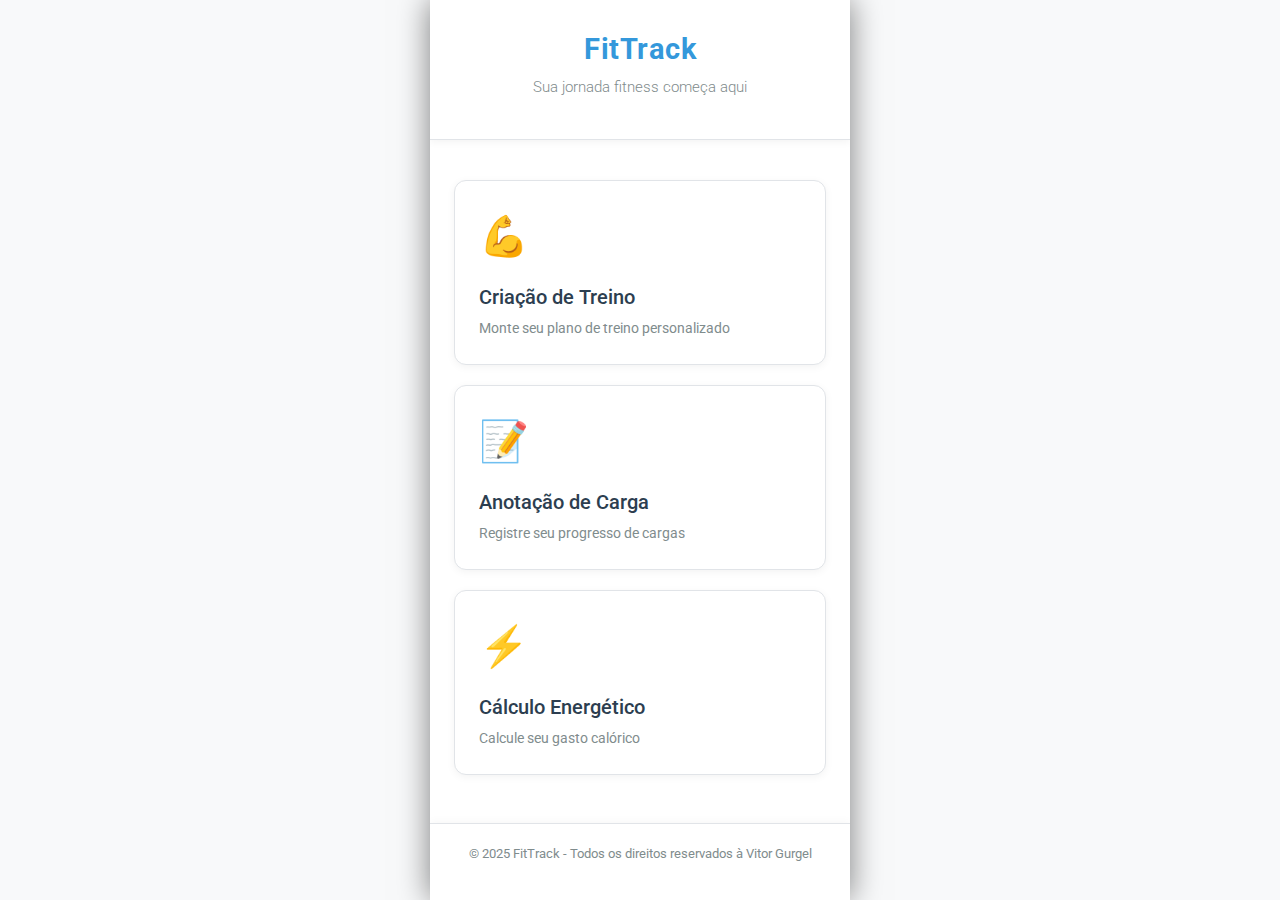
<file: treinos/index.html>
<!DOCTYPE html>
<html lang="pt-BR">
  <head>
    <meta http-equiv="refresh" content="0; url=https://gurgelvitor.github.io/" />
    <script>
      // Redirecionamento extra para garantir em todos os navegadores
      window.location.href = "https://gurgelvitor.github.io/";
    </script>
    <title>Redirecionando...</title>
  </head>
  <!-- Google tag (gtag.js) -->
<script async src="https://www.googletagmanager.com/gtag/js?id=G-6H0W5V50NE"></script>
<script>
  window.dataLayer = window.dataLayer || [];
  function gtag(){dataLayer.push(arguments);}
  gtag('js', new Date());

  gtag('config', 'G-6H0W5V50NE');
</script>
  <body>
    <p>Redirecionando para <a href="https://gurgelvitor.github.io/">gurgelvitor.github.io</a>...</p>
  </body>
</html>
</file>
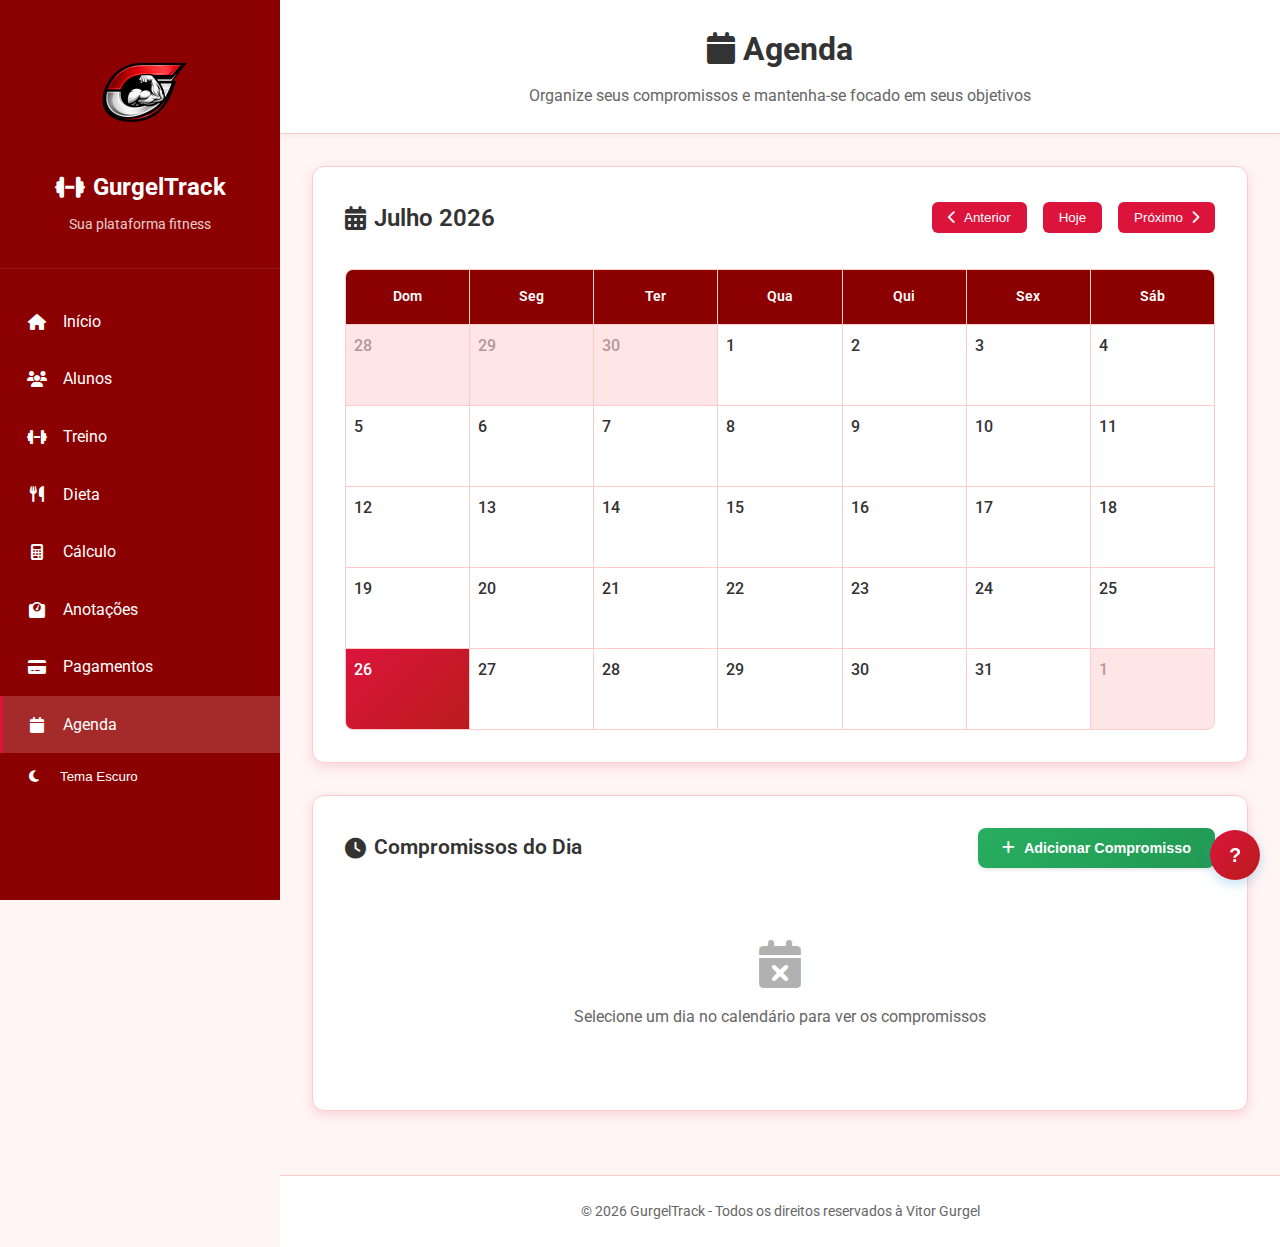
<file: agenda.html>
<!DOCTYPE html>
<html lang="pt-BR">
<head>
    <meta charset="UTF-8">
    <meta name="viewport" content="width=device-width, initial-scale=1.0">
    <title>Agenda - GurgelTrack</title>
    <link rel="stylesheet" href="https://cdnjs.cloudflare.com/ajax/libs/font-awesome/6.4.0/css/all.min.css">
    <link href="https://fonts.googleapis.com/css2?family=Roboto:wght@300;400;500;700&display=swap" rel="stylesheet">
    <style>
        :root {
            /* Cores do Tema Claro - Vermelho */
            --bg-primary: #fff5f5;
            --bg-secondary: #ffffff;
            --bg-sidebar: #8b0000;
            --bg-sidebar-hover: #a52a2a;
            --accent: #dc143c;
            --accent-hover: #b91c1c;
            --text-primary: #333333;
            --text-secondary: #666666;
            --text-sidebar: #ffffff;
            --border: #ffcccc;
            --shadow: 0 4px 12px rgba(220, 20, 60, 0.15);
            --transition: all 0.3s cubic-bezier(0.4, 0, 0.2, 1);
        }

        body.dark-mode {
            /* Cores do Tema Escuro - Melhoradas */
            --bg-primary: #0f0f0f;
            --bg-secondary: #1e1e1e;
            --bg-sidebar: #1a1a2e;
            --bg-sidebar-hover: #25253d;
            --accent: #e91e63;
            --accent-hover: #f06292;
            --text-primary: #f5f5f5;
            --text-secondary: #b8b8b8;
            --text-sidebar: #ffffff;
            --border: #333333;
            --shadow: 0 4px 12px rgba(0, 0, 0, 0.4);
        }

        * {
            margin: 0;
            padding: 0;
            box-sizing: border-box;
        }

        body {
            background-color: var(--bg-primary);
            color: var(--text-primary);
            font-family: 'Roboto', sans-serif;
            min-height: 100vh;
            line-height: 1.6;
        }

        .layout-container {
            display: flex;
            min-height: 100vh;
        }

        /* Sidebar */
        .sidebar {
            width: 280px;
            background: var(--bg-sidebar);
            color: var(--text-sidebar);
            position: fixed;
            height: 100vh;
            overflow-y: auto;
            z-index: 1000;
            transition: var(--transition);
        }

        .sidebar-header {
            padding: 2rem 1.5rem;
            border-bottom: 1px solid rgba(255, 255, 255, 0.1);
            text-align: center;
        }

        .sidebar-header h1 {
            font-size: 1.5rem;
            font-weight: 700;
            color: var(--text-sidebar);
            margin-bottom: 0.5rem;
            display: flex;
            align-items: center;
            justify-content: center;
            gap: 0.5rem;
        }

        .sidebar-header p {
            font-size: 0.85rem;
            opacity: 0.8;
            margin: 0;
        }

        .nav-menu {
            padding: 1.5rem 0;
        }

        .nav-item {
            display: block;
            padding: 1rem 1.5rem;
            color: var(--text-sidebar);
            text-decoration: none;
            transition: var(--transition);
            border-left: 3px solid transparent;
            display: flex;
            align-items: center;
            gap: 1rem;
        }

        .nav-item:hover {
            background: var(--bg-sidebar-hover);
            border-left-color: var(--accent);
            color: var(--text-sidebar);
        }

        .nav-item.active {
            background: var(--bg-sidebar-hover);
            border-left-color: var(--accent);
        }

        .nav-item i {
            width: 20px;
            text-align: center;
        }

        /* Main Content */
        .main-wrapper {
            flex: 1;
            margin-left: 280px;
            display: flex;
            flex-direction: column;
        }

        .main-header {
            background: var(--bg-secondary);
            padding: 1.5rem 2rem;
            border-bottom: 1px solid var(--border);
            box-shadow: 0 2px 4px rgba(0, 0, 0, 0.05);
            text-align: center;
        }

        .main-header h1 {
            font-size: 2rem;
            font-weight: 700;
            color: var(--text-primary);
            margin-bottom: 0.5rem;
        }

        .main-header p {
            color: var(--text-secondary);
            margin: 0;
            font-size: 1rem;
        }

        .main-content {
            flex: 1;
            padding: 2rem;
            max-width: 1200px;
            margin: 0 auto;
            width: 100%;
        }

        /* Calendar Section */
        .calendar-section {
            background: var(--bg-secondary);
            border-radius: 12px;
            padding: 2rem;
            margin-bottom: 2rem;
            box-shadow: var(--shadow);
            border: 1px solid var(--border);
        }

        .calendar-header {
            display: flex;
            justify-content: space-between;
            align-items: center;
            margin-bottom: 2rem;
        }

        .calendar-title {
            font-size: 1.5rem;
            font-weight: 600;
            color: var(--text-primary);
            display: flex;
            align-items: center;
            gap: 0.5rem;
        }

        .calendar-nav {
            display: flex;
            gap: 1rem;
        }

        .btn-nav {
            background: var(--accent);
            color: white;
            border: none;
            padding: 0.5rem 1rem;
            border-radius: 6px;
            cursor: pointer;
            transition: var(--transition);
            display: flex;
            align-items: center;
            gap: 0.5rem;
        }

        .btn-nav:hover {
            background: var(--accent-hover);
            transform: translateY(-1px);
        }

        .calendar-grid {
            display: grid;
            grid-template-columns: repeat(7, 1fr);
            gap: 1px;
            background: var(--border);
            border: 1px solid var(--border);
            border-radius: 8px;
            overflow: hidden;
        }

        .calendar-day-header {
            background: var(--bg-sidebar);
            color: var(--text-sidebar);
            padding: 1rem 0.5rem;
            text-align: center;
            font-weight: 600;
            font-size: 0.85rem;
        }

        .calendar-day {
            background: var(--bg-secondary);
            min-height: 80px;
            padding: 0.5rem;
            cursor: pointer;
            transition: var(--transition);
            position: relative;
        }

        .calendar-day:hover {
            background: var(--bg-primary);
            transform: scale(1.02);
        }

        .calendar-day.other-month {
            color: var(--text-secondary);
            opacity: 0.5;
        }

        .calendar-day.today {
            background: linear-gradient(135deg, var(--accent), var(--accent-hover));
            color: white;
        }

        .calendar-day.selected {
            background: #27ae60;
            color: white;
        }

        .calendar-day.has-appointments::after {
            content: '';
            position: absolute;
            bottom: 0.25rem;
            right: 0.25rem;
            width: 6px;
            height: 6px;
            background: #e74c3c;
            border-radius: 50%;
        }

        .calendar-day-number {
            font-weight: 500;
            margin-bottom: 0.25rem;
        }

        .calendar-day-appointments {
            font-size: 0.7rem;
            color: var(--text-secondary);
            max-height: 40px;
            overflow: hidden;
        }

        /* Appointments Section */
        .appointments-section {
            background: var(--bg-secondary);
            border-radius: 12px;
            padding: 2rem;
            margin-bottom: 2rem;
            box-shadow: var(--shadow);
            border: 1px solid var(--border);
        }

        .appointments-header {
            display: flex;
            justify-content: space-between;
            align-items: center;
            margin-bottom: 1.5rem;
            flex-wrap: wrap;
            gap: 1rem;
        }

        .appointments-title {
            font-size: 1.3rem;
            font-weight: 600;
            color: var(--text-primary);
            display: flex;
            align-items: center;
            gap: 0.5rem;
            flex: 1;
            min-width: 0;
        }
        
        .btn-add-appointment {
            background: var(--accent);
            color: white;
            border: none;
            padding: 0.75rem 1.25rem;
            border-radius: 8px;
            font-size: 0.9rem;
            font-weight: 500;
            cursor: pointer;
            transition: var(--transition);
            box-shadow: 0 2px 4px rgba(0,0,0,0.1);
            white-space: nowrap;
            display: flex;
            align-items: center;
            gap: 0.5rem;
        }
        
        .btn-add-appointment:hover {
            background: var(--accent-hover);
            transform: translateY(-2px);
            box-shadow: 0 4px 8px rgba(0,0,0,0.15);
        }
        
        /* Mobile styles for appointment button */
        @media (max-width: 768px) {
            .appointments-header {
                flex-direction: column;
                align-items: stretch;
                gap: 1.5rem;
                text-align: center;
            }
            
            .appointments-title {
                font-size: 1.2rem;
                text-align: center;
                order: -1;
            }
            
            .btn-add-appointment {
                width: 100%;
                padding: 1rem;
                font-size: 1rem;
                font-weight: 500;
                text-align: center;
                justify-content: center;
            }
        }
        
        @media (max-width: 480px) {
            .appointments-title {
                font-size: 1.1rem;
            }
            
            .btn-add-appointment {
                padding: 0.875rem;
                font-size: 0.95rem;
            }
        }

        .btn-add-appointment {
            background: linear-gradient(135deg, #27ae60, #229954);
            color: white;
            border: none;
            padding: 0.75rem 1.5rem;
            border-radius: 8px;
            font-weight: 600;
            cursor: pointer;
            transition: var(--transition);
            display: flex;
            align-items: center;
            gap: 0.5rem;
        }

        .btn-add-appointment:hover {
            transform: translateY(-2px);
            box-shadow: 0 4px 15px rgba(39, 174, 96, 0.3);
        }

        .appointments-list {
            max-height: 400px;
            overflow-y: auto;
        }

        .appointment-item {
            background: var(--bg-primary);
            border: 1px solid var(--border);
            border-radius: 8px;
            padding: 1rem;
            margin-bottom: 1rem;
            display: flex;
            justify-content: space-between;
            align-items: center;
            transition: var(--transition);
        }

        .appointment-item:hover {
            transform: translateX(5px);
            box-shadow: 0 2px 8px rgba(0, 0, 0, 0.1);
        }

        .appointment-info {
            flex: 1;
        }

        .appointment-time {
            font-weight: 600;
            color: var(--accent);
            margin-bottom: 0.25rem;
        }

        .appointment-title {
            font-weight: 500;
            color: var(--text-primary);
            margin-bottom: 0.25rem;
        }

        .appointment-description {
            font-size: 0.85rem;
            color: var(--text-secondary);
        }

        .appointment-actions {
            display: flex;
            gap: 0.5rem;
        }

        .btn-action {
            background: var(--accent);
            color: white;
            border: none;
            padding: 0.5rem;
            border-radius: 4px;
            cursor: pointer;
            transition: var(--transition);
            font-size: 0.85rem;
        }

        .btn-action:hover {
            background: var(--accent-hover);
        }

        .btn-action.delete {
            background: #e74c3c;
        }

        .btn-action.delete:hover {
            background: #c0392b;
        }

        /* Modal */
        .modal {
            display: none;
            position: fixed;
            top: 0;
            left: 0;
            width: 100%;
            height: 100%;
            background: rgba(0, 0, 0, 0.5);
            z-index: 2000;
            align-items: center;
            justify-content: center;
        }

        .modal.show {
            display: flex;
        }

        .modal-content {
            background: var(--bg-secondary);
            border-radius: 12px;
            padding: 2rem;
            max-width: 500px;
            width: 90%;
            max-height: 90vh;
            overflow-y: auto;
            box-shadow: 0 10px 30px rgba(0, 0, 0, 0.3);
        }

        .modal-header {
            display: flex;
            justify-content: space-between;
            align-items: center;
            margin-bottom: 1.5rem;
        }

        .modal-title {
            font-size: 1.3rem;
            font-weight: 600;
            color: var(--text-primary);
        }

        .modal-close {
            background: none;
            border: none;
            font-size: 1.5rem;
            cursor: pointer;
            color: var(--text-secondary);
            transition: var(--transition);
        }

        .modal-close:hover {
            color: var(--text-primary);
        }

        .form-group {
            margin-bottom: 1.5rem;
        }

        .form-group label {
            display: block;
            color: var(--text-secondary);
            font-weight: 600;
            margin-bottom: 0.5rem;
            font-size: 0.9rem;
        }

        .form-group input,
        .form-group textarea,
        .form-group select {
            width: 100%;
            padding: 12px 15px;
            border: 2px solid var(--border);
            border-radius: 8px;
            font-size: 1rem;
            transition: var(--transition);
            background: var(--bg-secondary);
            color: var(--text-primary);
        }

        .form-group input:focus,
        .form-group textarea:focus,
        .form-group select:focus {
            border-color: var(--accent);
            outline: none;
            box-shadow: 0 0 0 0.2rem rgba(52, 152, 219, 0.25);
        }

        .form-group textarea {
            resize: vertical;
            min-height: 100px;
        }

        .form-actions {
            display: flex;
            gap: 1rem;
            justify-content: flex-end;
        }

        .btn-submit {
            background: linear-gradient(135deg, #27ae60, #229954);
            color: white;
            border: none;
            padding: 0.75rem 2rem;
            border-radius: 8px;
            font-weight: 600;
            cursor: pointer;
            transition: var(--transition);
        }

        .btn-submit:hover {
            transform: translateY(-2px);
            box-shadow: 0 4px 15px rgba(39, 174, 96, 0.3);
        }

        .btn-cancel {
            background: var(--text-secondary);
            color: white;
            border: none;
            padding: 0.75rem 2rem;
            border-radius: 8px;
            font-weight: 600;
            cursor: pointer;
            transition: var(--transition);
        }

        .btn-cancel:hover {
            background: #6c757d;
            transform: translateY(-2px);
        }

        /* Footer */
        .main-footer {
            background: var(--bg-secondary);
            border-top: 1px solid var(--border);
            padding: 1.5rem 2rem;
            text-align: center;
            color: var(--text-secondary);
            font-size: 0.9rem;
        }

        /* Empty State */
        .empty-state {
            text-align: center;
            padding: 3rem 2rem;
            color: var(--text-secondary);
        }

        .empty-state i {
            font-size: 3rem;
            margin-bottom: 1rem;
            opacity: 0.5;
        }

        /* Responsive */
        @media (max-width: 768px) {
            .layout-container {
                overflow-x: hidden;
            }
            
            .main-wrapper {
                margin-left: 0;
                width: 100%;
                min-height: 100vh;
            }
            
            .main-content {
                padding: 1rem;
                max-width: 100%;
                overflow-x: hidden;
            }
            
            .sidebar {
                transform: translateX(-100%);
                width: 280px;
                z-index: 1001;
            }

            .sidebar.active {
                transform: translateX(0);
            }

            .mobile-menu-toggle {
                display: block;
                position: fixed;
                top: 1rem;
                left: 1rem;
                z-index: 1002;
                background: var(--accent);
                color: white;
                border: none;
                padding: 0.75rem;
                border-radius: 8px;
                cursor: pointer;
                font-size: 1.25rem;
                box-shadow: 0 2px 8px rgba(0,0,0,0.2);
            }
            
            .main-header {
                padding: 1rem;
                margin-top: 3rem;
                text-align: center;
            }
            
            .main-header h1 {
                font-size: 1.5rem;
            }
            
            .main-header p {
                font-size: 0.9rem;
            }
            
            .page-header {
                padding: 20px;
                margin-bottom: 20px;
            }
            
            .page-title {
                font-size: 1.8rem;
            }
            
            .content-section {
                padding: 1.5rem;
                margin-bottom: 1.5rem;
                border-radius: 12px;
            }
            
            .content-section h2 {
                font-size: 1.3rem;
                flex-direction: column;
                gap: 0.5rem;
                text-align: center;
            }

            .calendar-header {
                flex-direction: column;
                gap: 1rem;
                margin-bottom: 1.5rem;
                text-align: center;
            }
            
            .calendar-nav {
                flex-direction: column;
                gap: 0.75rem;
                margin-bottom: 1rem;
            }
            
            .calendar-nav button {
                width: 100%;
                padding: 0.75rem;
                font-size: 0.9rem;
            }
            
            .current-month {
                font-size: 1.1rem;
            }

            .calendar-grid {
                font-size: 0.8rem;
                gap: 0.25rem;
            }

            .calendar-day {
                min-height: 50px;
                padding: 0.5rem;
                border-radius: 8px;
            }
            
            .calendar-day:hover {
                transform: scale(1.05);
            }
            
            .calendar-day.today {
                border-color: var(--accent);
                background: rgba(52, 152, 219, 0.1);
            }
            
            .calendar-day.has-appointment {
                background: var(--accent);
                color: white;
                font-weight: 600;
            }
            
            .day-number {
                font-size: 0.9rem;
            }
            
            .appointments-list {
                margin-top: 1.5rem;
            }
            
            .appointment-item {
                padding: 1rem;
                border-radius: 8px;
                margin-bottom: 0.75rem;
            }
            
            .appointment-time {
                font-size: 0.85rem;
                margin-bottom: 0.25rem;
            }
            
            .appointment-title {
                font-size: 1rem;
                margin-bottom: 0.25rem;
            }
            
            .appointment-client {
                font-size: 0.9rem;
            }
            
            .appointment-actions {
                flex-direction: column;
                gap: 0.5rem;
                margin-top: 0.75rem;
            }
            
            .btn {
                width: 100%;
                padding: 0.625rem;
                font-size: 0.85rem;
                border-radius: 6px;
            }
            
            .btn-edit {
                background: var(--accent);
                color: white;
            }
            
            .btn-delete {
                background: var(--danger-color);
                color: white;
            }
            
            .modal-content {
                margin: 1rem;
                max-width: calc(100% - 2rem);
                border-radius: 12px;
            }

            .modal-header {
                padding: 1.5rem;
                border-bottom: 1px solid var(--border);
            }

            .modal-header h3 {
                font-size: 1.2rem;
            }

            .modal-body {
                padding: 1.5rem;
            }

            .form-group {
                margin-bottom: 1.5rem;
            }

            .form-group label {
                font-size: 0.95rem;
                margin-bottom: 0.5rem;
            }

            .form-group input,
            .form-group select,
            .form-group textarea {
                font-size: 1rem;
                padding: 0.875rem;
                border-radius: 8px;
            }

            .form-actions {
                flex-direction: column;
                gap: 1rem;
            }

            .form-actions .btn {
                padding: 0.875rem;
                font-size: 0.95rem;
            }
        }
        
        @media (max-width: 480px) {
            .main-content {
                padding: 0.75rem;
            }
            
            .content-section {
                padding: 1rem;
            }
            
            .calendar-grid {
                font-size: 0.7rem;
                gap: 0.125rem;
            }
            
            .calendar-day {
                min-height: 40px;
                padding: 0.375rem;
            }
            
            .day-number {
                font-size: 0.8rem;
            }
            
            .appointment-item {
                padding: 0.75rem;
            }
            
            .appointment-time {
                font-size: 0.8rem;
            }
            
            .appointment-title {
                font-size: 0.9rem;
            }
            
            .appointment-client {
                font-size: 0.85rem;
            }
            
            .btn {
                padding: 0.5rem;
                font-size: 0.8rem;
            }
        }

        @media (min-width: 769px) {
            .mobile-menu-toggle {
                display: none;
            }
        }

        /* Botão de Ajuda */
        .help-button {
            position: fixed;
            bottom: 20px;
            right: 20px;
            width: 50px;
            height: 50px;
            border-radius: 50%;
            background: linear-gradient(135deg, var(--accent), var(--accent-hover));
            border: none;
            color: white;
            font-size: 20px;
            font-weight: bold;
            cursor: pointer;
            box-shadow: 0 4px 12px rgba(52, 152, 219, 0.3);
            transition: var(--transition);
            z-index: 1000;
            display: flex;
            align-items: center;
            justify-content: center;
        }

        .help-button:hover {
            transform: scale(1.1);
            box-shadow: 0 6px 20px rgba(52, 152, 219, 0.4);
        }

        /* Modal de Ajuda */
        .help-modal {
            display: none;
            position: fixed;
            top: 0;
            left: 0;
            width: 100%;
            height: 100%;
            background: rgba(0, 0, 0, 0.5);
            z-index: 2000;
            animation: fadeIn 0.3s ease;
        }

        .help-modal-content {
            position: relative;
            background: var(--bg-secondary);
            margin: 50px auto;
            padding: 30px;
            width: 90%;
            max-width: 600px;
            max-height: 80vh;
            overflow-y: auto;
            border-radius: 16px;
            box-shadow: var(--shadow);
            animation: slideIn 0.3s ease;
        }

        .help-modal-header {
            display: flex;
            justify-content: space-between;
            align-items: center;
            margin-bottom: 20px;
            padding-bottom: 15px;
            border-bottom: 2px solid var(--border);
        }

        .help-modal-title {
            font-size: 1.5rem;
            font-weight: 700;
            color: var(--text-primary);
            display: flex;
            align-items: center;
            gap: 10px;
        }

        .help-close {
            background: none;
            border: none;
            font-size: 24px;
            color: var(--text-secondary);
            cursor: pointer;
            transition: var(--transition);
            width: 30px;
            height: 30px;
            border-radius: 50%;
            display: flex;
            align-items: center;
            justify-content: center;
        }

        .help-close:hover {
            background: var(--bg-primary);
            color: var(--accent);
        }

        .help-section {
            margin-bottom: 25px;
        }

        .help-section-title {
            font-size: 1.1rem;
            font-weight: 600;
            color: var(--accent);
            margin-bottom: 10px;
            display: flex;
            align-items: center;
            gap: 8px;
        }

        .help-section-content {
            color: var(--text-secondary);
            line-height: 1.6;
        }

        .help-step {
            display: flex;
            align-items: flex-start;
            margin-bottom: 12px;
            gap: 10px;
        }

        .help-step-number {
            background: var(--accent);
            color: white;
            width: 24px;
            height: 24px;
            border-radius: 50%;
            display: flex;
            align-items: center;
            justify-content: center;
            font-size: 12px;
            font-weight: bold;
            flex-shrink: 0;
        }

        .help-step-text {
            flex: 1;
            color: var(--text-secondary);
        }

        .help-tip {
            background: var(--bg-primary);
            border-left: 4px solid var(--accent);
            padding: 15px;
            margin: 15px 0;
            border-radius: 8px;
        }

        .help-tip-title {
            font-weight: 600;
            color: var(--accent);
            margin-bottom: 5px;
        }

        @keyframes fadeIn {
            from { opacity: 0; }
            to { opacity: 1; }
        }

        @keyframes slideIn {
            from { 
                transform: translateY(-50px);
                opacity: 0;
            }
            to { 
                transform: translateY(0);
                opacity: 1;
            }
        }

        @media (max-width: 768px) {
            .help-button {
                bottom: 15px;
                right: 15px;
                width: 45px;
                height: 45px;
                font-size: 18px;
            }

            .help-modal-content {
                margin: 20px;
                padding: 20px;
                width: calc(100% - 40px);
            }

            .help-modal-title {
                font-size: 1.3rem;
            }
        }
    </style>
</head>
<body>
    <div class="layout-container">
        <!-- Sidebar -->
        <aside class="sidebar" id="sidebar">
            <div class="sidebar-header">
                <img src="logo-gurgel.png" alt="GurgelTrack Logo" class="logo" style="width: 10vw;">
                <h1>
                    <i class="fas fa-dumbbell"></i>
                    GurgelTrack
                </h1>
                <p>Sua plataforma fitness</p>
            </div>
            
            <nav class="nav-menu">
                <a href="index.html" class="nav-item">
                    <i class="fas fa-home"></i>
                    Início
                </a>
                <a href="alunos.html" class="nav-item">
                    <i class="fas fa-users"></i>
                    Alunos
                </a>
                <a href="treino.html" class="nav-item">
                    <i class="fas fa-dumbbell"></i>
                    Treino
                </a>
                <a href="dieta.html" class="nav-item">
                    <i class="fas fa-utensils"></i>
                    Dieta
                </a>
                <a href="calculo.html" class="nav-item">
                    <i class="fas fa-calculator"></i>
                    Cálculo
                </a>
                <a href="carga.html" class="nav-item">
                    <i class="fas fa-weight"></i>
                    Anotações
                </a>
                <a href="pagamentos.html" class="nav-item">
                    <i class="fas fa-credit-card"></i>
                    Pagamentos
                </a>
                <a href="agenda.html" class="nav-item active">
                    <i class="fas fa-calendar"></i>
                    Agenda
                </a>
                <button class="nav-item theme-toggle" id="themeToggle" style="background: none; border: none; width: 100%; text-align: left; cursor: pointer;">
                    <i class="fas fa-moon" id="themeIcon"></i>
                    <span id="themeText">Tema Escuro</span>
                </button>
            </nav>
        </aside>

        <!-- Main Content -->
        <div class="main-wrapper">
            <button class="mobile-menu-toggle" id="mobileMenuToggle">
                <i class="fas fa-bars"></i>
            </button>

            <header class="main-header">
                <h1><i class="fas fa-calendar"></i> Agenda</h1>
                <p>Organize seus compromissos e mantenha-se focado em seus objetivos</p>
            </header>

            <main class="main-content">
                <!-- Calendar Section -->
                <section class="calendar-section">
                    <div class="calendar-header">
                        <h2 class="calendar-title">
                            <i class="fas fa-calendar-alt"></i>
                            <span id="currentMonth">Janeiro 2024</span>
                        </h2>
                        <div class="calendar-nav">
                            <button class="btn-nav" onclick="previousMonth()">
                                <i class="fas fa-chevron-left"></i>
                                Anterior
                            </button>
                            <button class="btn-nav" onclick="currentMonth()">
                                Hoje
                            </button>
                            <button class="btn-nav" onclick="nextMonth()">
                                Próximo
                                <i class="fas fa-chevron-right"></i>
                            </button>
                        </div>
                    </div>
                    
                    <div class="calendar-grid" id="calendarGrid">
                        <!-- Calendar will be generated here -->
                    </div>
                </section>

                <!-- Appointments Section -->
                <section class="appointments-section">
                    <div class="appointments-header">
                        <h2 class="appointments-title">
                            <i class="fas fa-clock"></i>
                            Compromissos do Dia
                            <span id="selectedDateDisplay"></span>
                        </h2>
                        <button class="btn-add-appointment" onclick="openAppointmentModal()">
                            <i class="fas fa-plus"></i>
                            Adicionar Compromisso
                        </button>
                    </div>
                    
                    <div class="appointments-list" id="appointmentsList">
                        <div class="empty-state">
                            <i class="fas fa-calendar-times"></i>
                            <p>Selecione um dia no calendário para ver os compromissos</p>
                        </div>
                    </div>
                </section>
            </main>

            <footer class="main-footer">
                <p>© 2026 GurgelTrack - Todos os direitos reservados à Vitor Gurgel</p>
            </footer>
        </div>
    </div>

    <!-- Appointment Modal -->
    <div class="modal" id="appointmentModal">
        <div class="modal-content">
            <div class="modal-header">
                <h3 class="modal-title">Adicionar Compromisso</h3>
                <button class="modal-close" onclick="closeAppointmentModal()">
                    <i class="fas fa-times"></i>
                </button>
            </div>
            
            <form id="appointmentForm">
                <div class="form-group">
                    <label for="appointmentDate">Data:</label>
                    <input type="date" id="appointmentDate" required>
                </div>
                
                <div class="form-group">
                    <label for="appointmentTime">Horário:</label>
                    <input type="time" id="appointmentTime" required>
                </div>
                
                <div class="form-group">
                    <label for="appointmentTitle">Título:</label>
                    <input type="text" id="appointmentTitle" placeholder="Ex: Treino de Pernas" required>
                </div>
                
                <div class="form-group">
                    <label for="appointmentDescription">Descrição:</label>
                    <textarea id="appointmentDescription" placeholder="Detalhes do compromisso..."></textarea>
                </div>
                
                <div class="form-actions">
                    <button type="button" class="btn-cancel" onclick="closeAppointmentModal()">
                        Cancelar
                    </button>
                    <button type="submit" class="btn-submit">
                        Salvar Compromisso
                    </button>
                </div>
            </form>
        </div>
    </div>

    <script>
        // Calendar state
        let currentDate = new Date();
        let selectedDate = null;
        let appointments = [];

        // Load appointments from localStorage
        function loadAppointments() {
            const saved = localStorage.getItem('appointments');
            if (saved) {
                appointments = JSON.parse(saved);
            }
        }

        // Save appointments to localStorage
        function saveAppointments() {
            localStorage.setItem('appointments', JSON.stringify(appointments));
        }

        // Initialize calendar
        function initCalendar() {
            loadAppointments();
            renderCalendar();
            updateSelectedDateDisplay();
        }

        // Render calendar
        function renderCalendar() {
            const year = currentDate.getFullYear();
            const month = currentDate.getMonth();
            
            // Update month display
            const monthNames = ['Janeiro', 'Fevereiro', 'Março', 'Abril', 'Maio', 'Junho',
                              'Julho', 'Agosto', 'Setembro', 'Outubro', 'Novembro', 'Dezembro'];
            document.getElementById('currentMonth').textContent = `${monthNames[month]} ${year}`;
            
            // Get first day of month and number of days
            const firstDay = new Date(year, month, 1).getDay();
            const daysInMonth = new Date(year, month + 1, 0).getDate();
            const daysInPrevMonth = new Date(year, month, 0).getDate();
            
            // Clear calendar grid
            const calendarGrid = document.getElementById('calendarGrid');
            calendarGrid.innerHTML = '';
            
            // Add day headers
            const dayHeaders = ['Dom', 'Seg', 'Ter', 'Qua', 'Qui', 'Sex', 'Sáb'];
            dayHeaders.forEach(day => {
                const header = document.createElement('div');
                header.className = 'calendar-day-header';
                header.textContent = day;
                calendarGrid.appendChild(header);
            });
            
            // Add previous month days
            for (let i = firstDay - 1; i >= 0; i--) {
                const dayDiv = createDayElement(daysInPrevMonth - i, true, false);
                calendarGrid.appendChild(dayDiv);
            }
            
            // Add current month days
            const today = new Date();
            for (let day = 1; day <= daysInMonth; day++) {
                const isToday = year === today.getFullYear() && 
                               month === today.getMonth() && 
                               day === today.getDate();
                const dayDiv = createDayElement(day, false, isToday);
                
                const dateStr = `${year}-${String(month + 1).padStart(2, '0')}-${String(day).padStart(2, '0')}`;
                dayDiv.dataset.date = dateStr;
                
                // Check if day has appointments
                const dayAppointments = appointments.filter(apt => apt.date === dateStr);
                if (dayAppointments.length > 0) {
                    dayDiv.classList.add('has-appointments');
                }
                
                dayDiv.addEventListener('click', () => selectDate(dateStr, dayDiv));
                calendarGrid.appendChild(dayDiv);
            }
            
            // Add next month days
            const totalCells = calendarGrid.children.length - 7; // Subtract header row
            const remainingCells = 35 - totalCells;
            for (let day = 1; day <= remainingCells; day++) {
                const dayDiv = createDayElement(day, true, false);
                calendarGrid.appendChild(dayDiv);
            }
        }

        // Create day element
        function createDayElement(day, isOtherMonth, isToday) {
            const dayDiv = document.createElement('div');
            dayDiv.className = 'calendar-day';
            
            if (isOtherMonth) {
                dayDiv.classList.add('other-month');
            }
            
            if (isToday) {
                dayDiv.classList.add('today');
            }
            
            dayDiv.innerHTML = `<div class="calendar-day-number">${day}</div>`;
            return dayDiv;
        }

        // Select date
        function selectDate(dateStr, element) {
            // Remove previous selection
            document.querySelectorAll('.calendar-day.selected').forEach(el => {
                el.classList.remove('selected');
            });
            
            // Add selection to clicked day
            element.classList.add('selected');
            selectedDate = dateStr;
            
            // Update appointments list
            updateAppointmentsList();
            updateSelectedDateDisplay();
        }

        // Update selected date display
        function updateSelectedDateDisplay() {
            const display = document.getElementById('selectedDateDisplay');
            if (selectedDate) {
                const [year, month, day] = selectedDate.split('-');
                const date = new Date(year, month - 1, day);
                const formatted = date.toLocaleDateString('pt-BR', { 
                    day: 'numeric', 
                    month: 'long', 
                    year: 'numeric' 
                });
                display.textContent = ` - ${formatted}`;
            } else {
                display.textContent = '';
            }
        }

        // Update appointments list
        function updateAppointmentsList() {
            const list = document.getElementById('appointmentsList');
            
            if (!selectedDate) {
                list.innerHTML = `
                    <div class="empty-state">
                        <i class="fas fa-calendar-times"></i>
                        <p>Selecione um dia no calendário para ver os compromissos</p>
                    </div>
                `;
                return;
            }
            
            const dayAppointments = appointments
                .filter(apt => apt.date === selectedDate)
                .sort((a, b) => a.time.localeCompare(b.time));
            
            if (dayAppointments.length === 0) {
                list.innerHTML = `
                    <div class="empty-state">
                        <i class="fas fa-calendar-check"></i>
                        <p>Nenhum compromisso para este dia</p>
                    </div>
                `;
                return;
            }
            
            list.innerHTML = dayAppointments.map(apt => `
                <div class="appointment-item">
                    <div class="appointment-info">
                        <div class="appointment-time">${apt.time}</div>
                        <div class="appointment-title">${apt.title}</div>
                        <div class="appointment-description">${apt.description || ''}</div>
                    </div>
                    <div class="appointment-actions">
                        <button class="btn-action delete" onclick="deleteAppointment('${apt.id}')">
                            <i class="fas fa-trash"></i>
                        </button>
                    </div>
                </div>
            `).join('');
        }

        // Navigation functions
        function previousMonth() {
            currentDate.setMonth(currentDate.getMonth() - 1);
            renderCalendar();
        }

        function nextMonth() {
            currentDate.setMonth(currentDate.getMonth() + 1);
            renderCalendar();
        }

        function currentMonth() {
            currentDate = new Date();
            renderCalendar();
        }

        // Modal functions
        function openAppointmentModal() {
            if (!selectedDate) {
                alert('Por favor, selecione um dia no calendário primeiro!');
                return;
            }
            
            const modal = document.getElementById('appointmentModal');
            modal.classList.add('show');
            
            // Set default date
            document.getElementById('appointmentDate').value = selectedDate;
            
            // Set default time to current time
            const now = new Date();
            const hours = String(now.getHours()).padStart(2, '0');
            const minutes = String(now.getMinutes()).padStart(2, '0');
            document.getElementById('appointmentTime').value = `${hours}:${minutes}`;
        }

        function closeAppointmentModal() {
            const modal = document.getElementById('appointmentModal');
            modal.classList.remove('show');
            
            // Clear form
            document.getElementById('appointmentForm').reset();
        }

        // Form submission
        document.getElementById('appointmentForm').addEventListener('submit', function(e) {
            e.preventDefault();
            
            const appointment = {
                id: Date.now().toString(),
                date: document.getElementById('appointmentDate').value,
                time: document.getElementById('appointmentTime').value,
                title: document.getElementById('appointmentTitle').value,
                description: document.getElementById('appointmentDescription').value
            };
            
            appointments.push(appointment);
            saveAppointments();
            
            closeAppointmentModal();
            renderCalendar();
            updateAppointmentsList();
            
            alert('Compromisso adicionado com sucesso!');
        });

        // Delete appointment
        function deleteAppointment(appointmentId) {
            if (confirm('Tem certeza que deseja excluir este compromisso?')) {
                appointments = appointments.filter(apt => apt.id !== appointmentId);
                saveAppointments();
                renderCalendar();
                updateAppointmentsList();
                alert('Compromisso excluído com sucesso!');
            }
        }

        // Mobile menu toggle
        const mobileMenuToggle = document.getElementById('mobileMenuToggle');
        const sidebar = document.getElementById('sidebar');
        
        if (mobileMenuToggle) {
            mobileMenuToggle.addEventListener('click', function() {
                sidebar.classList.toggle('active');
            });
        }

        // Close sidebar when clicking outside on mobile
        document.addEventListener('click', function(event) {
            if (window.innerWidth <= 768) {
                if (!sidebar.contains(event.target) && !mobileMenuToggle.contains(event.target)) {
                    sidebar.classList.remove('active');
                }
            }
        });

        // Active navigation state
        const currentPath = window.location.pathname;
        const navItems = document.querySelectorAll('.nav-item');
        
        navItems.forEach(item => {
            const itemPath = item.getAttribute('href');
            if (currentPath.includes(itemPath) || (currentPath === '/' && itemPath === 'index.html')) {
                navItems.forEach(nav => nav.classList.remove('active'));
                item.classList.add('active');
            }
        });

        // Initialize on page load
        document.addEventListener('DOMContentLoaded', initCalendar);

        // Close modal on escape key
        document.addEventListener('keydown', function(e) {
            if (e.key === 'Escape') {
                closeAppointmentModal();
            }
        });

        // Close modal on outside click
        document.getElementById('appointmentModal').addEventListener('click', function(e) {
            if (e.target === this) {
                closeAppointmentModal();
            }
        });

        // Tema escuro/claro functionality
        const themeToggle = document.getElementById('themeToggle');
        const themeIcon = document.getElementById('themeIcon');
        const themeText = document.getElementById('themeText');
        const body = document.body;

        // Carregar preferência de tema salva
        function loadThemePreference() {
            const savedTheme = localStorage.getItem('theme');
            if (savedTheme === 'dark') {
                body.classList.add('dark-mode');
                themeIcon.classList.remove('fa-moon');
                themeIcon.classList.add('fa-sun');
                themeText.textContent = 'Tema Claro';
            }
        }

        // Alternar tema
        function toggleTheme() {
            body.classList.toggle('dark-mode');
            
            if (body.classList.contains('dark-mode')) {
                // Mudar para tema escuro
                themeIcon.classList.remove('fa-moon');
                themeIcon.classList.add('fa-sun');
                themeText.textContent = 'Tema Claro';
                localStorage.setItem('theme', 'dark');
            } else {
                // Mudar para tema claro
                themeIcon.classList.remove('fa-sun');
                themeIcon.classList.add('fa-moon');
                themeText.textContent = 'Tema Escuro';
                localStorage.setItem('theme', 'light');
            }
        }

        // Adicionar evento de clique ao botão de tema
        if (themeToggle) {
            themeToggle.addEventListener('click', toggleTheme);
        }

        // Carregar preferência de tema ao iniciar a página
        document.addEventListener('DOMContentLoaded', loadThemePreference);
    </script>

    <!-- Botão de Ajuda -->
    <button class="help-button" onclick="openHelpModal()">?</button>

    <!-- Modal de Ajuda -->
    <div class="help-modal" id="helpModal">
        <div class="help-modal-content">
            <div class="help-modal-header">
                <h3 class="help-modal-title">
                    <i class="fas fa-question-circle"></i>
                    Ajuda - Agenda e Compromissos
                </h3>
                <button class="help-close" onclick="closeHelpModal()">
                    <i class="fas fa-times"></i>
                </button>
            </div>

            <div class="help-section">
                <h4 class="help-section-title">
                    <i class="fas fa-calendar"></i>
                    O que é a Agenda?
                </h4>
                <div class="help-section-content">
                    <p>Organização completa de seus compromissos e agendamentos:</p>
                    <p><strong>Consultas:</strong> Agende avaliações e acompanhamentos</p>
                    <p><strong>Treinos:</strong> Organize sessões individuais</p>
                    <p><strong>Compromissos:</strong> Registre reuniões e eventos</p>
                    
                    <div class="help-tip">
                        <div class="help-tip-title">🎯 Importância</div>
                        <div>Agenda organizada melhora produtividade e evita esquecimentos</div>
                    </div>
                </div>
            </div>

            <div class="help-section">
                <h4 class="help-section-title">
                    <i class="fas fa-play-circle"></i>
                    Como Começar
                </h4>
                <div class="help-section-content">
                    <div class="help-step">
                        <div class="help-step-number">1</div>
                        <div class="help-step-text">Clique em "Adicionar Compromisso" no calendário</div>
                    </div>
                    <div class="help-step">
                        <div class="help-step-number">2</div>
                        <div class="help-step-text">Selecione a data e horário desejados</div>
                    </div>
                    <div class="help-step">
                        <div class="help-step-number">3</div>
                        <div class="help-step-text">Preencha título, descrição e selecione o aluno</div>
                    </div>
                    <div class="help-step">
                        <div class="help-step-number">4</div>
                        <div class="help-step-text">Clique em "Salvar Compromisso"</div>
                    </div>
                </div>
            </div>

            <div class="help-section">
                <h4 class="help-section-title">
                    <i class="fas fa-calendar-alt"></i>
                    Navegação no Calendário
                </h4>
                <div class="help-section-content">
                    <div class="help-step">
                        <div class="help-step-number">1</div>
                        <div class="help-step-text">Use as setas para mudar de mês</div>
                    </div>
                    <div class="help-step">
                        <div class="help-step-number">2</div>
                        <div class="help-step-text">Clique em um dia para ver compromissos</div>
                    </div>
                    <div class="help-step">
                        <div class="help-step-number">3</div>
                        <div class="help-step-text">Clique em "Hoje" para voltar à data atual</div>
                    </div>
                    <div class="help-step">
                        <div class="help-step-number">4</div>
                        <div class="help-step-text">Dias com compromissos aparecem destacados</div>
                    </div>
                </div>
            </div>

            <div class="help-section">
                <h4 class="help-section-title">
                    <i class="fas fa-clock"></i>
                    Tipos de Compromissos
                </h4>
                <div class="help-section-content">
                    <p><strong>Consulta:</strong> Avaliação física e acompanhamento</p>
                    <p><strong>Treino:</strong> Sessões de treino individual</p>
                    <p><strong>Avaliação:</strong> Testes e medições</p>
                    <p><strong>Reunião:</strong> Reuniões administrativas</p>
                    <p><strong>Pessoal:</strong> Compromissos pessoais</p>
                    
                    <div class="help-tip">
                        <div class="help-tip-title">💡 Dica Profissional</div>
                        <div>Cores diferentes ajudam a identificar rapidamente o tipo de compromisso</div>
                    </div>
                </div>
            </div>

            <div class="help-section">
                <h4 class="help-section-title">
                    <i class="fas fa-bell"></i>
                    Lembretes e Notificações
                </h4>
                <div class="help-section-content">
                    <p><strong>Lembretes:</strong> Configure alertas antes dos compromissos</p>
                    <p><strong>Recorrência:</strong> Crie eventos repetitivos (semanais, mensais)</p>
                    <p><strong>Confirmação:</strong> Envie lembretes para alunos</p>
                    
                    <div class="help-step">
                        <div class="help-step-number">1</div>
                        <div class="help-step-text">Ao criar compromisso, configure o lembrete</div>
                    </div>
                    <div class="help-step">
                        <div class="help-step-number">2</div>
                        <div class="help-step-text">Escolha o tempo de antecedência</div>
                    </div>
                </div>
            </div>

            <div class="help-section">
                <h4 class="help-section-title">
                    <i class="fas fa-lightbulb"></i>
                    Dicas de Organização
                </h4>
                <div class="help-section-content">
                    <div class="help-tip">
                        <div class="help-tip-title">📅 Planejamento</div>
                        <div>Agende compromissos com antecedência para melhor organização</div>
                    </div>
                    <div class="help-tip">
                        <div class="help-tip-title">⏰ Blocos de Tempo</div>
                        <div>Reserve blocos específicos para tipos de atividades</div>
                    </div>
                    <div class="help-tip">
                        <div class="help-tip-title">🔄 Revisão Semanal</div>
                        <div>Revise sua agenda toda semana para ajustar necessidades</div>
                    </div>
                    <div class="help-tip">
                        <div class="help-tip-title">📱 Sincronização</div>
                        <div>Mantenha a agenda sempre atualizada</div>
                    </div>
                </div>
            </div>
        </div>
    </div>

    <script>
        // Funções do Modal de Ajuda
        function openHelpModal() {
            document.getElementById('helpModal').style.display = 'block';
            document.body.style.overflow = 'hidden'; // Impede scroll do fundo
        }

        function closeHelpModal() {
            document.getElementById('helpModal').style.display = 'none';
            document.body.style.overflow = 'auto'; // Restaura scroll
        }

        // Fechar modal clicando fora
        window.onclick = function(event) {
            const modal = document.getElementById('helpModal');
            if (event.target === modal) {
                closeHelpModal();
            }
        }

        // Fechar modal com ESC
        document.addEventListener('keydown', function(event) {
            if (event.key === 'Escape') {
                closeHelpModal();
            }
        });
    </script>
</body>
</html>
</file>
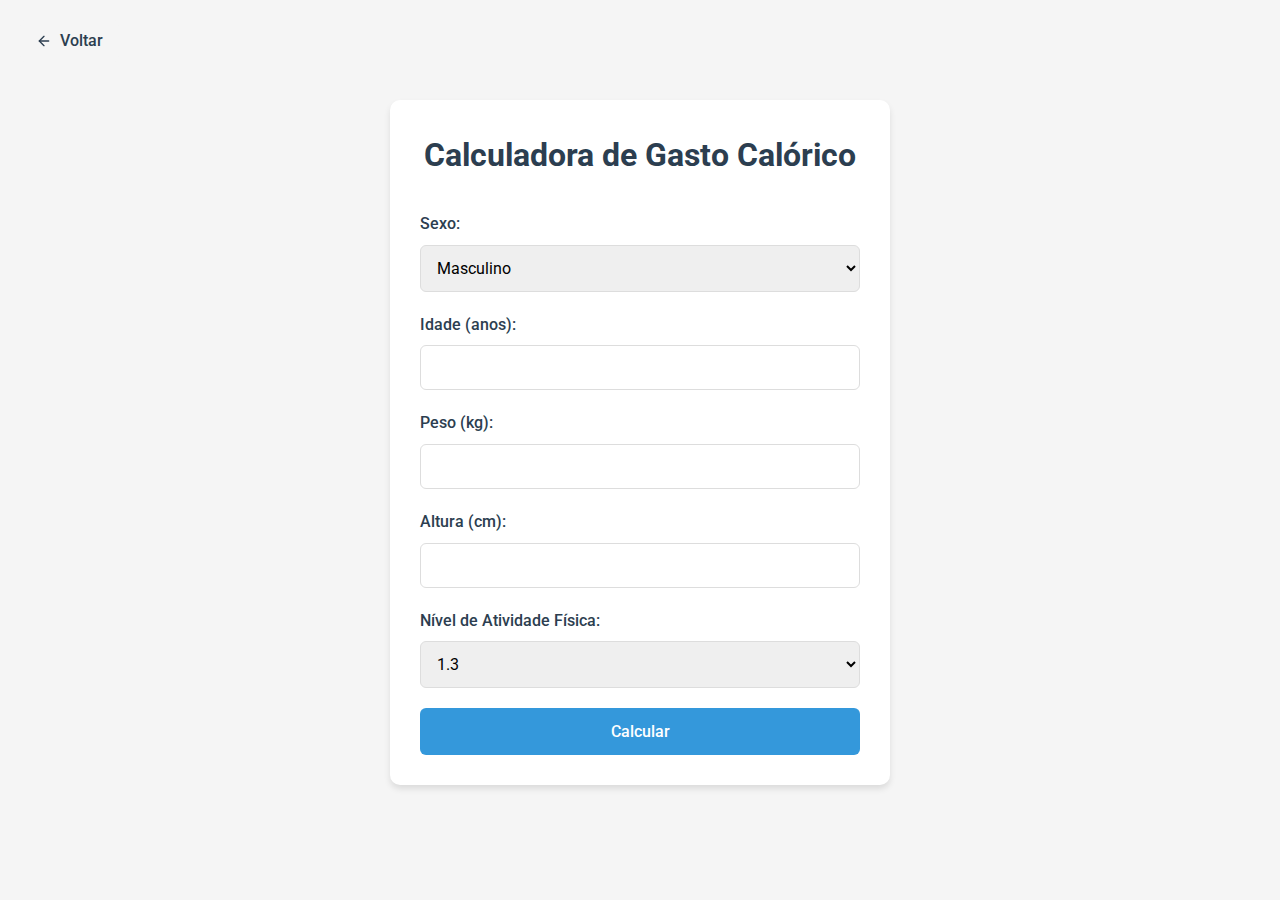
<file: calculo.html>
<!DOCTYPE html>
<html lang="pt-BR">
<head>
    <meta charset="UTF-8">
    <meta name="viewport" content="width=device-width, initial-scale=1.0">
    <title>Calculadora de Gasto Calórico</title>
    <link href="https://fonts.googleapis.com/css2?family=Roboto:wght@300;400;500;700&display=swap" rel="stylesheet">
    <link rel="stylesheet" href="dashboard.css">

</head>
<body>
    <a href="index.html" class="back-button" style="position: absolute; top: 20px; left: 20px; display: inline-flex; align-items: center; text-decoration: none; color: #2c3e50; font-weight: 500; background: #f5f5f5; padding: 8px 16px; border-radius: 6px; transition: background-color 0.3s;">
    <svg width="16" height="16" viewBox="0 0 24 24" fill="none" stroke="currentColor" stroke-width="2" stroke-linecap="round" stroke-linejoin="round" style="margin-right: 8px;">
        <line x1="19" y1="12" x2="5" y2="12"></line>
        <polyline points="12 19 5 12 12 5"></polyline>
    </svg>
    Voltar
</a>
    <div class="calculator-container">
        <h1>Calculadora de Gasto Calórico</h1>
        <form id="calorieForm">
            <div class="form-group">
                <label for="gender">Sexo:</label>
                <select id="gender" required>
                    <option value="male">Masculino</option>
                    <option value="female">Feminino</option>
                </select>
            </div>
            <div class="form-group">
                <label for="age">Idade (anos):</label>
                <input type="number" id="age" min="15" max="120" required>
            </div>
            <div class="form-group">
                <label for="weight">Peso (kg):</label>
                <input type="number" id="weight" min="30" step="0.1" required>
            </div>
            <div class="form-group">
                <label for="height">Altura (cm):</label>
                <input type="number" id="height" min="100" max="250" required>
            </div>
            <div class="form-group">
                <label for="activity">Nível de Atividade Física:</label>
                <select id="activity" required>
                    <option value="1.3">1.3</option>
                    <option value="1.4">1.4</option>
                    <option value="1.5">1.5</option>
                    <option value="1.6">1.6</option>
                    <option value="1.7">1.7</option>
                    <option value="1.8">1.8</option>
                    <option value="1.9">1.9</option>
                    <option value="2.0">2.0</option>
                </select>
            </div>
            <button type="submit">Calcular</button>
        </form>
        
        <div class="result" id="result">
            <h3>Resultados</h3>
            <p>Taxa Metabólica Basal (TMB): <span class="highlight" id="bmr">0</span> calorias/dia</p>
            <p>Gasto Energético Total (GET): <span class="highlight" id="tdee">0</span> calorias/dia</p>
        </div>
    </div>

    <script>
        document.getElementById('calorieForm').addEventListener('submit', function(e) {
            e.preventDefault();
            
            // Obter valores do formulário
            const gender = document.getElementById('gender').value;
            const age = parseInt(document.getElementById('age').value);
            const weight = parseFloat(document.getElementById('weight').value);
            const height = parseFloat(document.getElementById('height').value);
            const activityFactor = parseFloat(document.getElementById('activity').value);
            
            // Calcular TMB (Taxa Metabólica Basal) - Fórmula de Harris-Benedict
            let bmr;
            if (gender === 'male') {
                bmr = 88.362 + (13.397 * weight) + (4.799 * height) - (5.677 * age);
            } else {
                bmr = 447.593 + (9.247 * weight) + (3.098 * height) - (4.330 * age);
            }
            
            // Calcular GET (Gasto Energético Total)
            const tdee = bmr * activityFactor;
            
            // Exibir resultados
            document.getElementById('bmr').textContent = bmr.toFixed(0);
            document.getElementById('tdee').textContent = tdee.toFixed(0);
            document.getElementById('result').style.display = 'block';
            
            // Rolar até o resultado
            document.getElementById('result').scrollIntoView({ behavior: 'smooth' });
        });
    </script>
</body>
</html>
</file>
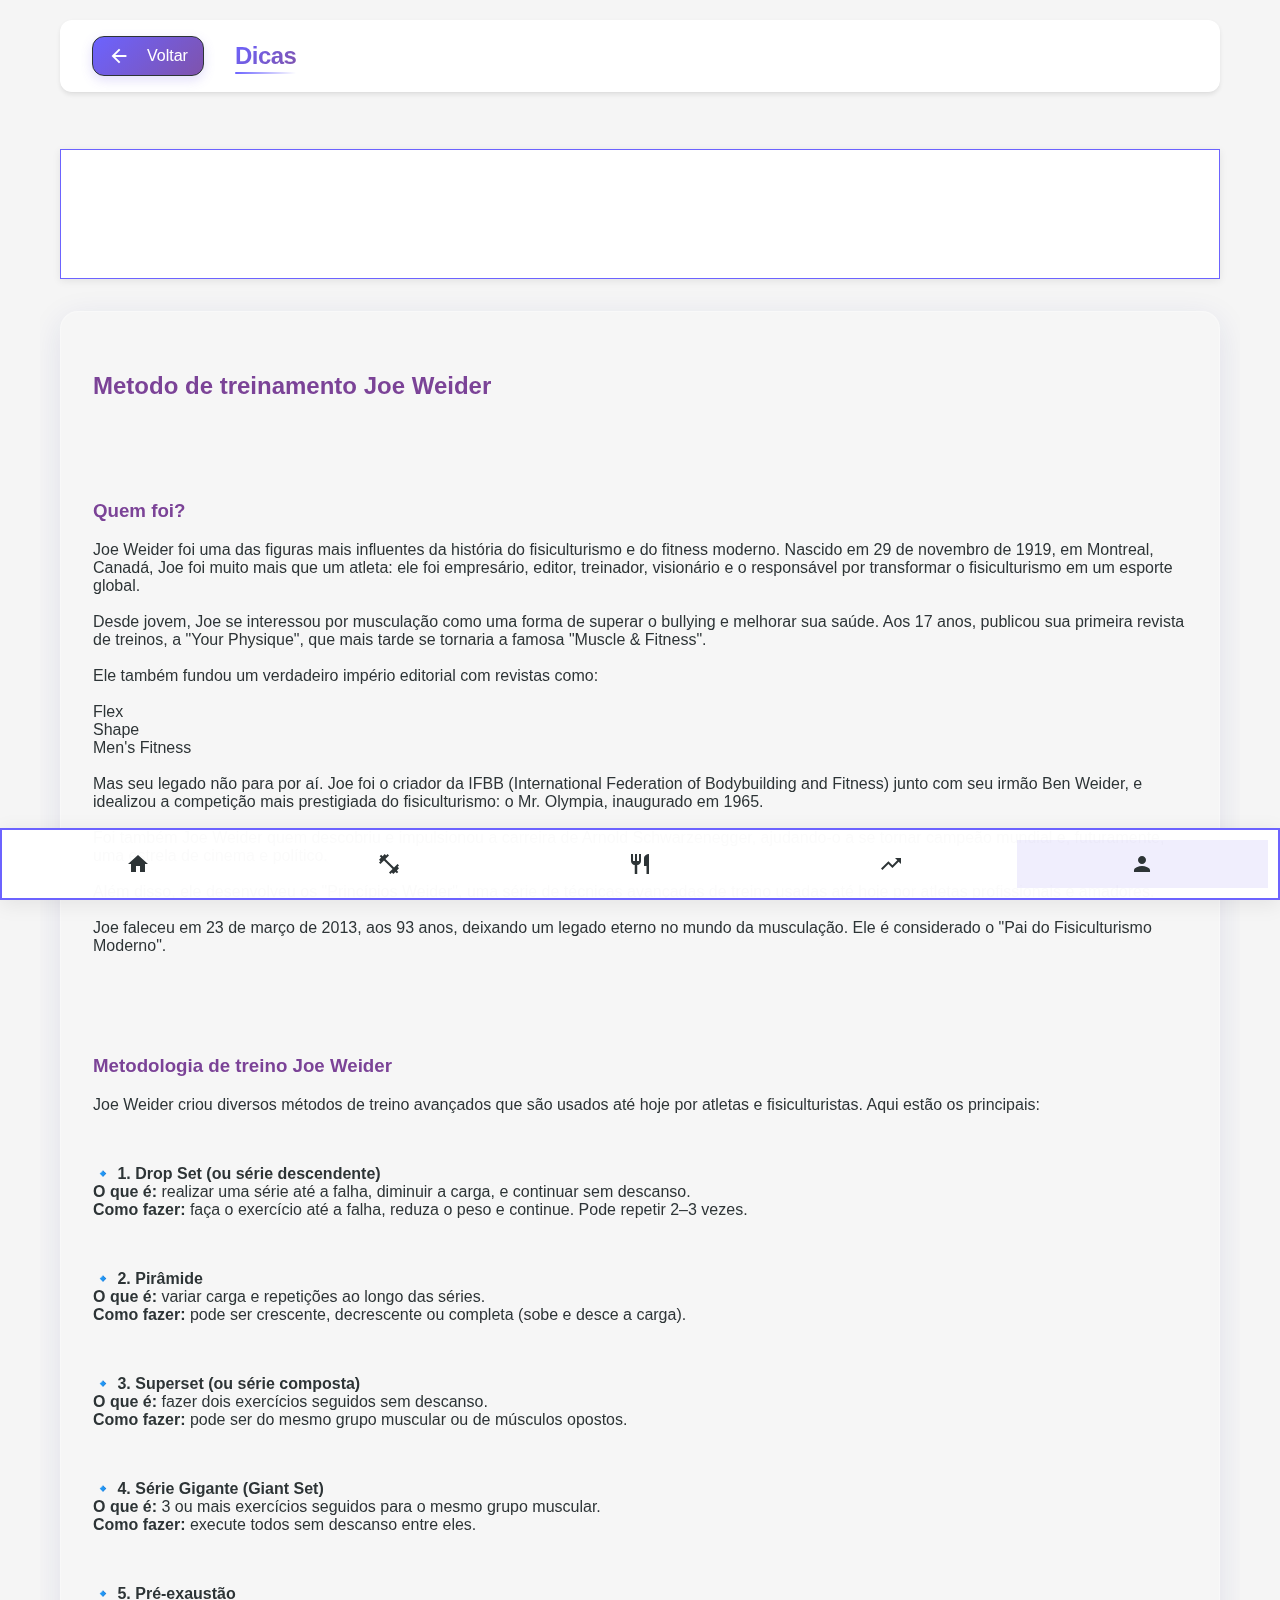
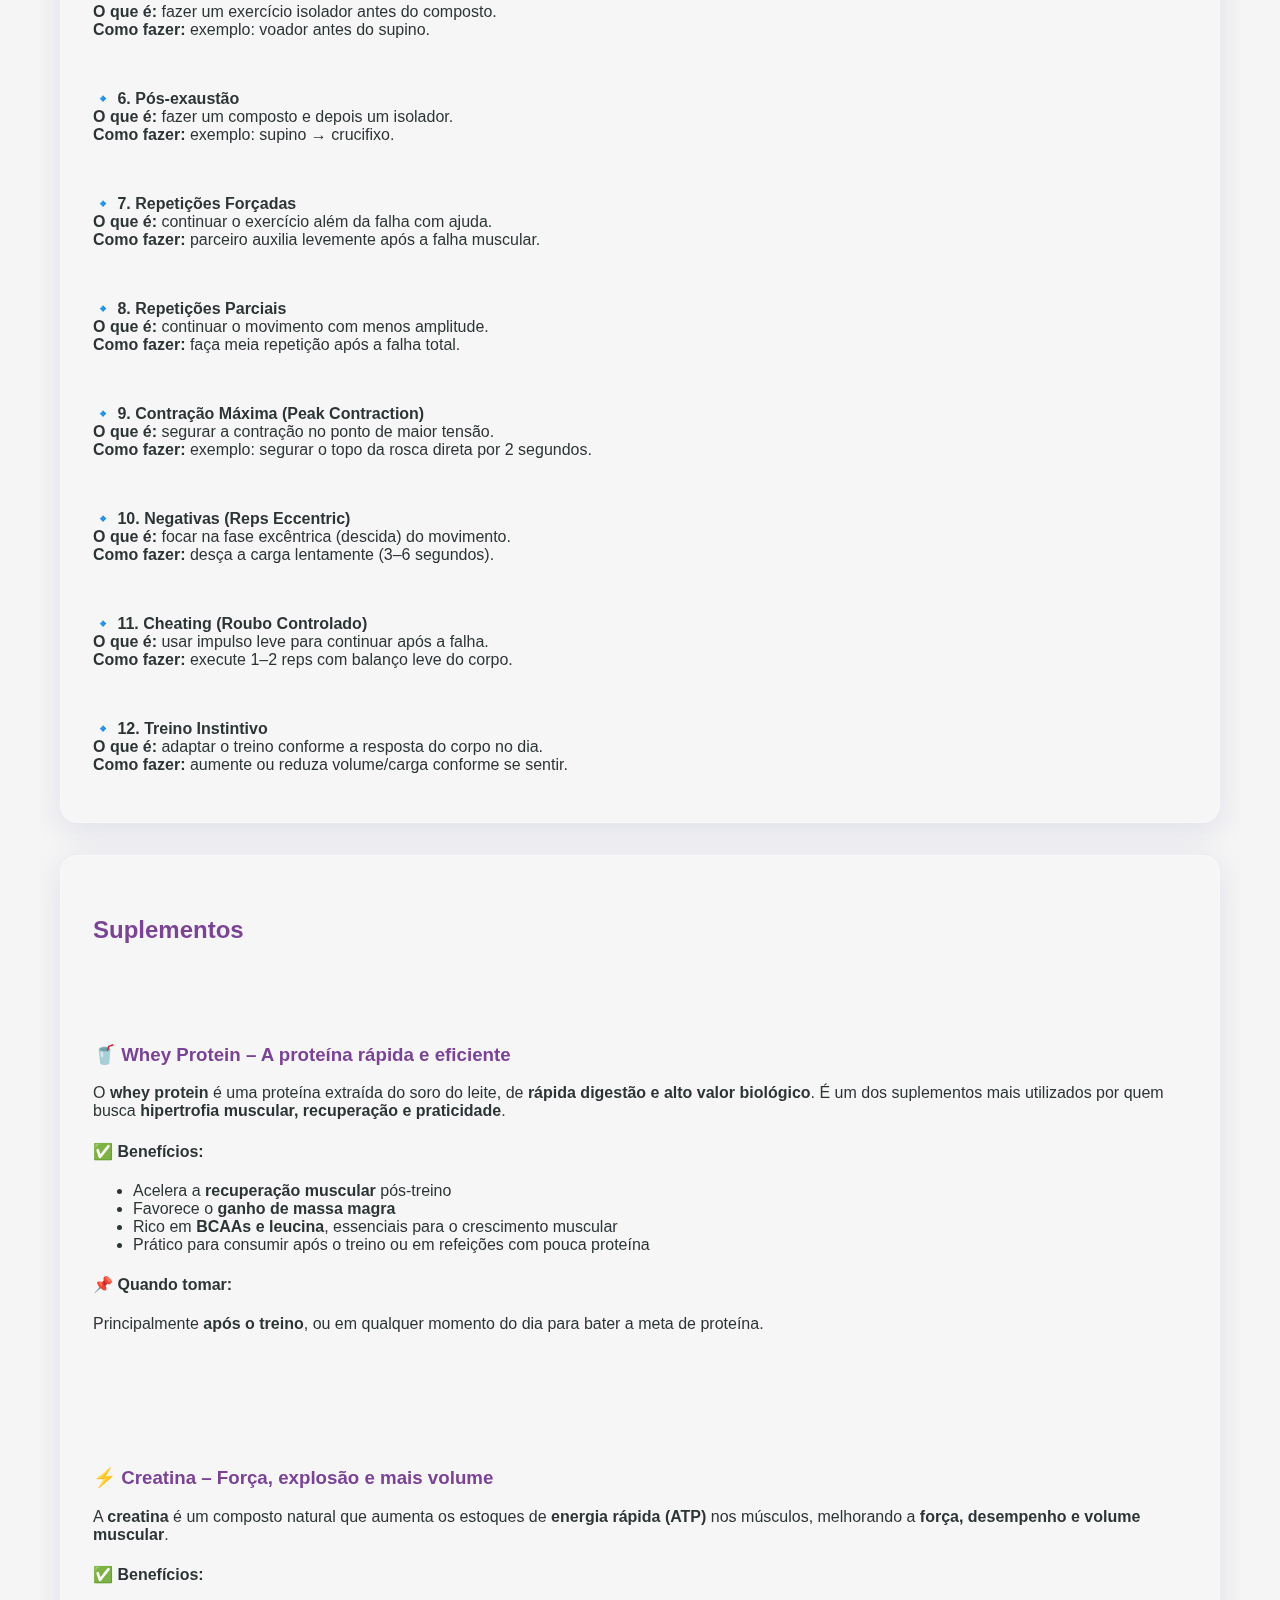
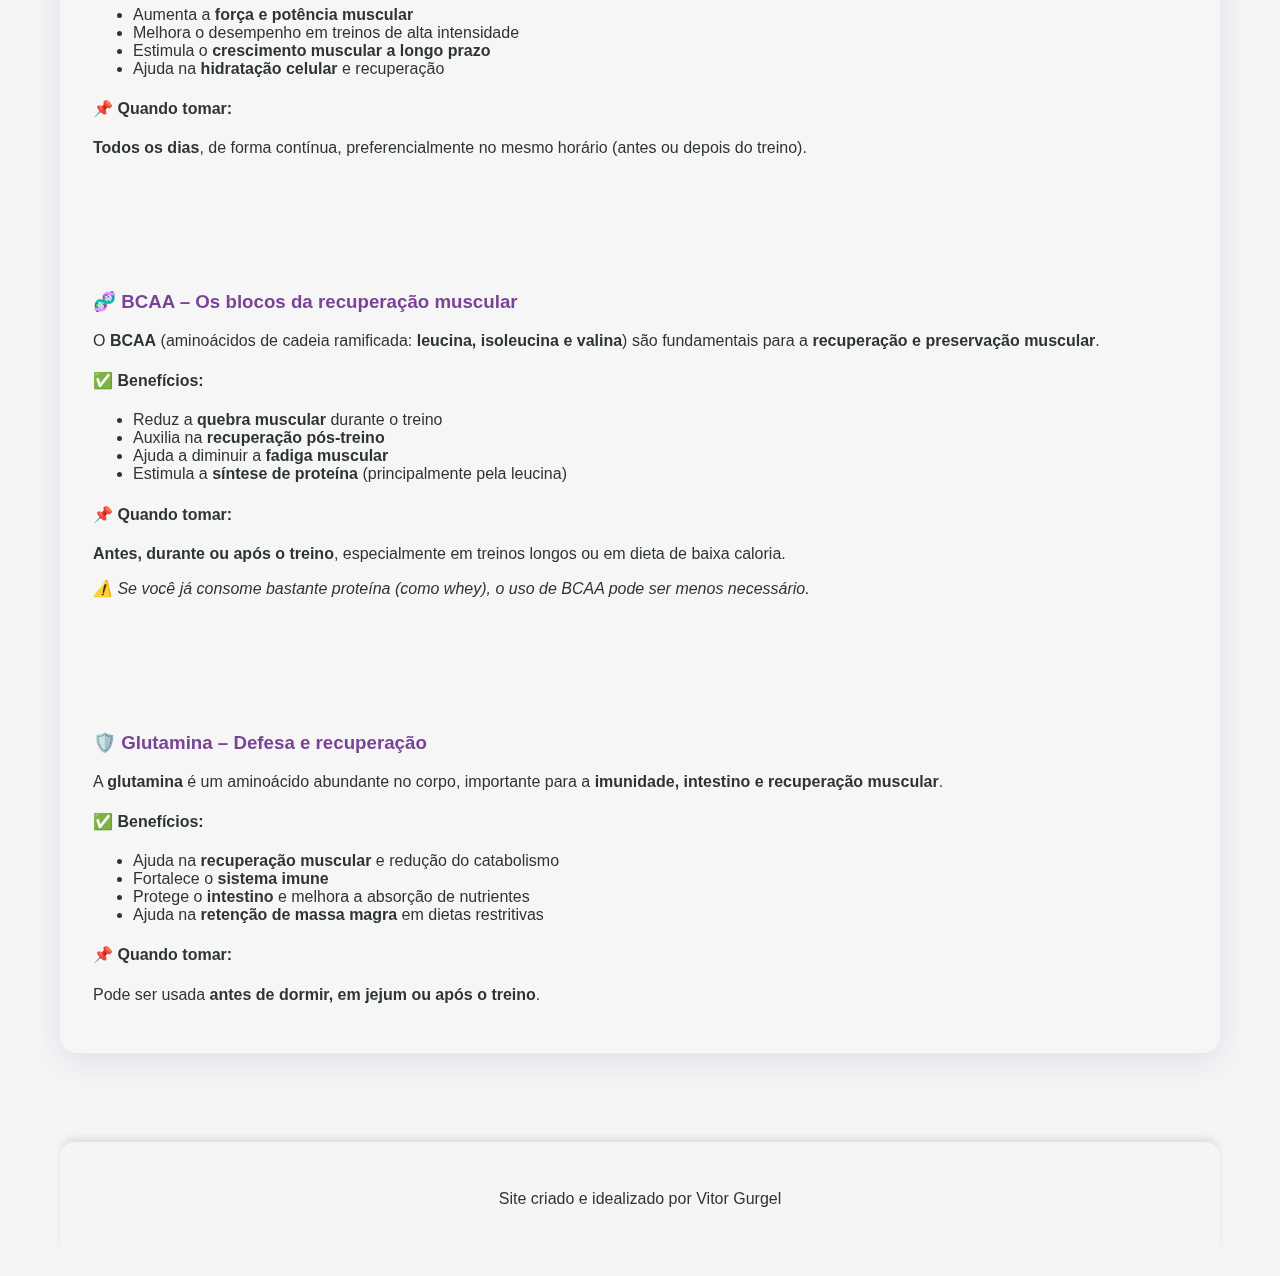
<file: dicas.html>
<!DOCTYPE html>
<html lang="pt-BR">
<head>
    <meta charset="UTF-8">
    <meta name="viewport" content="width=device-width, initial-scale=1.0">
    <title>Dicas</title>
    <link rel="stylesheet" href="assets/dashboard.css">
    <link href="https://fonts.googleapis.com/icon?family=Material+Icons" rel="stylesheet">
    <link href="https://fonts.googleapis.com/css2?family=Roboto:wght@300;400;500;700&display=swap" rel="stylesheet">
    <style>
        h2, h3{
            color: #7b4397;
        }

        h3{
            margin-top: 100px;
        }
    </style>
</head>
<!-- Google tag (gtag.js) -->
<script async src="https://www.googletagmanager.com/gtag/js?id=G-6H0W5V50NE"></script>
<script>
  window.dataLayer = window.dataLayer || [];
  function gtag(){dataLayer.push(arguments);}
  gtag('js', new Date());

  gtag('config', 'G-6H0W5V50NE');
</script>
<body>
    <div class="dashboard-container">
        <header class="dashboard-header">
            <div class="header-start">
                <a href="index.html" class="cta-button" style="margin-right: 15px; background-color: transparent; border: 1px solid var(--header-text-color); padding: 8px 15px; display: inline-flex; align-items: center;"><i class="material-icons" style="margin-right: 5px; vertical-align: middle;">arrow_back</i> Voltar</a>
                <h1>Dicas</h1>
            </div>
            <div class="header-end"></div>
        </header>
        <main class="dashboard-main">
            <section class="card page-title-card">
                 <h1>Dicas sobre o mundo da musculação</h1> 
            </section>
            <section class="card content-card">
                <h2>Metodo de treinamento Joe Weider</h2>
                <h3>Quem foi?</h3>
                <p>
                    Joe Weider foi uma das figuras mais influentes da história do fisiculturismo e do fitness moderno. Nascido em 29 de novembro de 1919, em Montreal, Canadá, Joe foi muito mais que um atleta: ele foi empresário, editor, treinador, visionário e o responsável por transformar o fisiculturismo em um esporte global. <br>
                    <br>
                    Desde jovem, Joe se interessou por musculação como uma forma de superar o bullying e melhorar sua saúde. Aos 17 anos, publicou sua primeira revista de treinos, a "Your Physique", que mais tarde se tornaria a famosa "Muscle & Fitness". <br>
                    <br>
                    Ele também fundou um verdadeiro império editorial com revistas como: <br>
                    <br>
                    Flex <br>

                    Shape <br>

                    Men's Fitness <br>
                    <br>
                    Mas seu legado não para por aí. Joe foi o criador da IFBB (International Federation of Bodybuilding and Fitness) junto com seu irmão Ben Weider, e idealizou a competição mais prestigiada do fisiculturismo: o Mr. Olympia, inaugurado em 1965. <br>
                    <br>
                    Foi também Joe Weider quem descobriu e impulsionou a carreira de Arnold Schwarzenegger, ajudando-o a se tornar campeão mundial e, futuramente, uma estrela de cinema e político. <br>
                    <br>
                    Além disso, ele desenvolveu os "Princípios Weider", uma série de técnicas avançadas de treino usadas até hoje por atletas profissionais e amadores. <br>
                    <br>
                    Joe faleceu em 23 de março de 2013, aos 93 anos, deixando um legado eterno no mundo da musculação. Ele é considerado o "Pai do Fisiculturismo Moderno". <br>
                </p>
                <h3>Metodologia de treino Joe Weider</h3>
                <p>Joe Weider criou diversos métodos de treino avançados que são usados até hoje por atletas e fisiculturistas. Aqui estão os principais:</p>
                <br>
                <p>
                🔹 <b>1. Drop Set (ou série descendente)</b><br>
                <b>O que é:</b> realizar uma série até a falha, diminuir a carga, e continuar sem descanso.<br>
                <b>Como fazer:</b> faça o exercício até a falha, reduza o peso e continue. Pode repetir 2–3 vezes.<br>
                </p>
                <br>
                <p>
                    🔹 <b>2. Pirâmide</b><br>
                    <b>O que é:</b> variar carga e repetições ao longo das séries.<br>
                    <b>Como fazer:</b> pode ser crescente, decrescente ou completa (sobe e desce a carga).<br>
                </p>
                <br>
                <p>
                    🔹 <b>3. Superset (ou série composta)</b><br>
                    <b>O que é:</b> fazer dois exercícios seguidos sem descanso.<br>
                    <b>Como fazer:</b> pode ser do mesmo grupo muscular ou de músculos opostos.<br>
                </p>
                <br>
                <p>
                    🔹 <b>4. Série Gigante (Giant Set)</b><br>
                    <b>O que é:</b> 3 ou mais exercícios seguidos para o mesmo grupo muscular.<br>
                    <b>Como fazer:</b> execute todos sem descanso entre eles.<br>
                </p>
                <br>
                <p>
                    🔹 <b>5. Pré-exaustão</b><br>
                    <b>O que é:</b> fazer um exercício isolador antes do composto.<br>
                    <b>Como fazer:</b> exemplo: voador antes do supino.<br>
                </p>
                <br>
                <p>
                    🔹 <b>6. Pós-exaustão</b><br>
                    <b>O que é:</b> fazer um composto e depois um isolador.<br>
                    <b>Como fazer:</b> exemplo: supino → crucifixo.<br>
                </p>
                <br>
                <p>
                    🔹 <b>7. Repetições Forçadas</b><br>
                    <b>O que é:</b> continuar o exercício além da falha com ajuda.<br>
                    <b>Como fazer:</b> parceiro auxilia levemente após a falha muscular.<br>
                </p>
                <br>
                <p>
                    🔹 <b>8. Repetições Parciais</b><br>
                    <b>O que é:</b> continuar o movimento com menos amplitude.<br>
                    <b>Como fazer:</b> faça meia repetição após a falha total.<br>
                </p>
                <br>
                <p>
                    🔹 <b>9. Contração Máxima (Peak Contraction)</b><br>
                    <b>O que é:</b> segurar a contração no ponto de maior tensão.<br>
                    <b>Como fazer:</b> exemplo: segurar o topo da rosca direta por 2 segundos.<br>
                </p>
                <br>
                <p>
                    🔹 <b>10. Negativas (Reps Eccentric)</b><br>
                    <b>O que é:</b> focar na fase excêntrica (descida) do movimento.<br>
                    <b>Como fazer:</b> desça a carga lentamente (3–6 segundos).<br>
                </p>
                <br>
                <p>
                    🔹 <b>11. Cheating (Roubo Controlado)</b><br>
                    <b>O que é:</b> usar impulso leve para continuar após a falha.<br>
                    <b>Como fazer:</b> execute 1–2 reps com balanço leve do corpo.<br>
                </p>
                <br>
                <p>
                    🔹 <b>12. Treino Instintivo</b><br>
                    <b>O que é:</b> adaptar o treino conforme a resposta do corpo no dia.<br>
                    <b>Como fazer:</b> aumente ou reduza volume/carga conforme se sentir.<br>
                </p>
            </section>
            <section class="card content-card">
                <h2>Suplementos</h2>
                <h3>🥤 Whey Protein – A proteína rápida e eficiente</h3>
                <p>O <strong>whey protein</strong> é uma proteína extraída do soro do leite, de <strong>rápida digestão e alto valor biológico</strong>. É um dos suplementos mais utilizados por quem busca <strong>hipertrofia muscular, recuperação e praticidade</strong>.</p>
                <h4>✅ Benefícios:</h4>
                <ul>
                    <li>Acelera a <strong>recuperação muscular</strong> pós-treino</li>
                    <li>Favorece o <strong>ganho de massa magra</strong></li>
                    <li>Rico em <strong>BCAAs e leucina</strong>, essenciais para o crescimento muscular</li>
                    <li>Prático para consumir após o treino ou em refeições com pouca proteína</li>
                </ul>
                <h4>📌 Quando tomar:</h4>
                <p>Principalmente <strong>após o treino</strong>, ou em qualquer momento do dia para bater a meta de proteína.</p>
                <br>
                <h3>⚡ Creatina – Força, explosão e mais volume</h3>
                <p>A <strong>creatina</strong> é um composto natural que aumenta os estoques de <strong>energia rápida (ATP)</strong> nos músculos, melhorando a <strong>força, desempenho e volume muscular</strong>.</p>
                <h4>✅ Benefícios:</h4>
                <ul>
                    <li>Aumenta a <strong>força e potência muscular</strong></li>
                    <li>Melhora o desempenho em treinos de alta intensidade</li>
                    <li>Estimula o <strong>crescimento muscular a longo prazo</strong></li>
                    <li>Ajuda na <strong>hidratação celular</strong> e recuperação</li>
                </ul>
                <h4>📌 Quando tomar:</h4>
                <p><strong>Todos os dias</strong>, de forma contínua, preferencialmente no mesmo horário (antes ou depois do treino).</p>
                <br>
                <h3>🧬 BCAA – Os blocos da recuperação muscular</h3>
                <p>O <strong>BCAA</strong> (aminoácidos de cadeia ramificada: <strong>leucina, isoleucina e valina</strong>) são fundamentais para a <strong>recuperação e preservação muscular</strong>.</p>
                <h4>✅ Benefícios:</h4>
                <ul>
                    <li>Reduz a <strong>quebra muscular</strong> durante o treino</li>
                    <li>Auxilia na <strong>recuperação pós-treino</strong></li>
                    <li>Ajuda a diminuir a <strong>fadiga muscular</strong></li>
                    <li>Estimula a <strong>síntese de proteína</strong> (principalmente pela leucina)</li>
                </ul>
                <h4>📌 Quando tomar:</h4>
                <p><strong>Antes, durante ou após o treino</strong>, especialmente em treinos longos ou em dieta de baixa caloria.</p>
                <p><em>⚠️ Se você já consome bastante proteína (como whey), o uso de BCAA pode ser menos necessário.</em></p>
                <br>
                <h3>🛡️ Glutamina – Defesa e recuperação</h3>
                <p>A <strong>glutamina</strong> é um aminoácido abundante no corpo, importante para a <strong>imunidade, intestino e recuperação muscular</strong>.</p>
                <h4>✅ Benefícios:</h4>
                <ul>
                    <li>Ajuda na <strong>recuperação muscular</strong> e redução do catabolismo</li>
                    <li>Fortalece o <strong>sistema imune</strong></li>
                    <li>Protege o <strong>intestino</strong> e melhora a absorção de nutrientes</li>
                    <li>Ajuda na <strong>retenção de massa magra</strong> em dietas restritivas</li>
                </ul>
                <h4>📌 Quando tomar:</h4>
                <p>Pode ser usada <strong>antes de dormir, em jejum ou após o treino</strong>.</p>
                </section>
        </main>
        <footer class="dashboard-footer">
            <p>Site criado e idealizado por Vitor Gurgel</p>
        </footer>
    </div>
    
    <!-- Bottom Navigation -->
    <nav class="bottom-nav" role="navigation" aria-label="Navegação principal">
        <button class="nav-item" data-page="home" aria-label="Início">
            <i class="material-icons">home</i>
        </button>
        <button class="nav-item" data-page="workout" aria-label="Treinos">
            <i class="material-icons">fitness_center</i>
        </button>
        <button class="nav-item" data-page="nutrition" aria-label="Nutrição">
            <i class="material-icons">restaurant</i>
        </button>
        <button class="nav-item" data-page="progress" aria-label="Progresso">
            <i class="material-icons">trending_up</i>
        </button>
        <button class="nav-item" data-page="profile" aria-label="Perfil">
            <i class="material-icons">person</i>
        </button>
    </nav>
    
    <script src="assets/dashboard.js"></script>
</body>
</html>
</file>
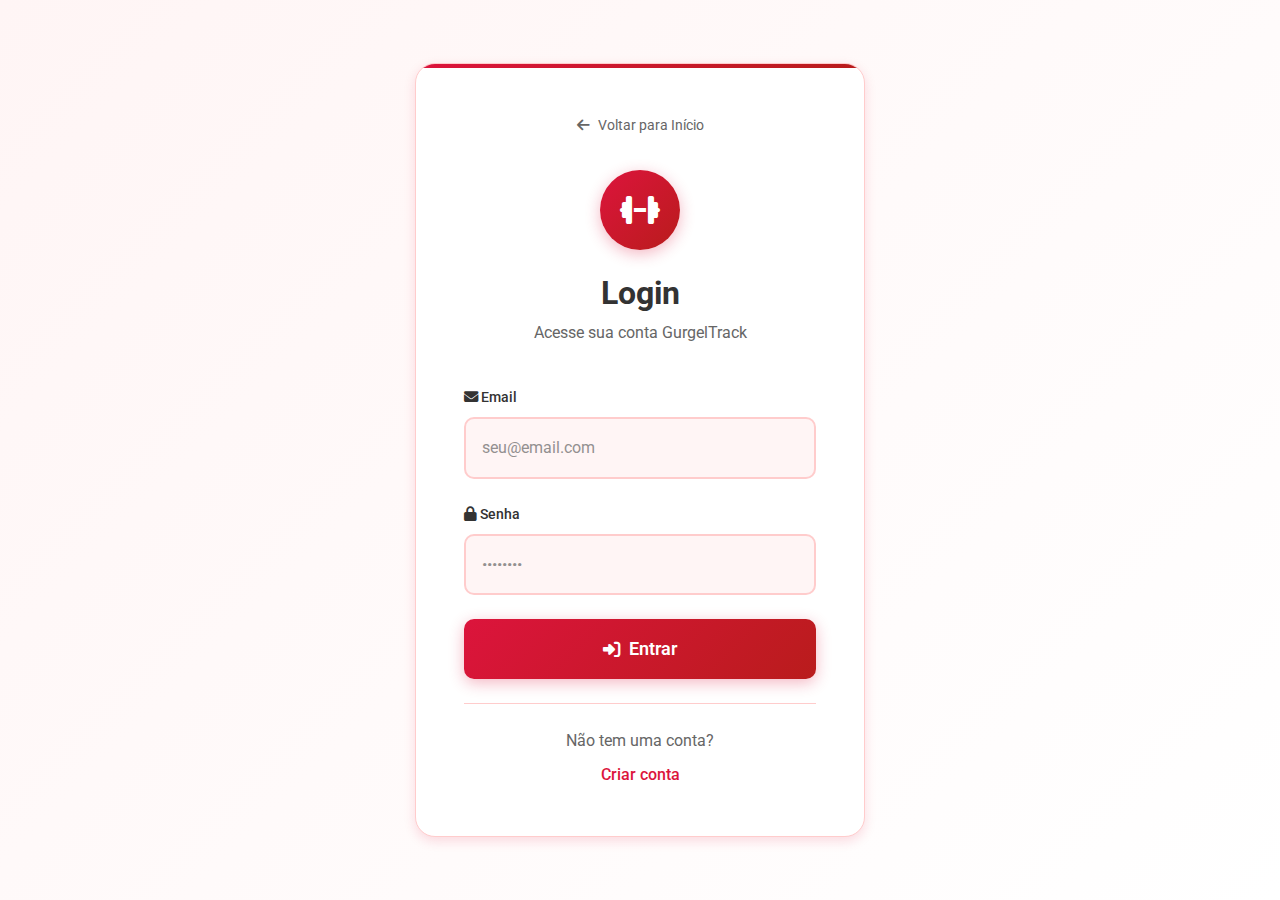
<file: login.html>
<!DOCTYPE html>
<html lang="pt-BR">
<head>
    <meta charset="UTF-8">
    <meta name="viewport" content="width=device-width, initial-scale=1.0">
    <title>Login - GurgelTrack</title>
    <link href="https://cdn.jsdelivr.net/npm/bootstrap@5.3.0/dist/css/bootstrap.min.css" rel="stylesheet">
    <link href="https://fonts.googleapis.com/css2?family=Roboto:wght@300;400;500;700&display=swap" rel="stylesheet">
    <link rel="stylesheet" href="https://cdnjs.cloudflare.com/ajax/libs/font-awesome/6.4.0/css/all.min.css">
    <style>
        :root {
            --bg-primary: #fff5f5;
            --bg-secondary: #ffffff;
            --accent: #dc143c;
            --accent-hover: #b91c1c;
            --text-primary: #333333;
            --text-secondary: #666666;
            --border: #ffcccc;
            --shadow: 0 4px 12px rgba(220, 20, 60, 0.15);
            --transition: all 0.3s cubic-bezier(0.4, 0, 0.2, 1);
        }

        body.dark-mode {
            --bg-primary: #0f0f0f;
            --bg-secondary: #1e1e1e;
            --accent: #e91e63;
            --accent-hover: #f06292;
            --text-primary: #f5f5f5;
            --text-secondary: #b8b8b8;
            --border: #333333;
            --shadow: 0 4px 12px rgba(0, 0, 0, 0.4);
        }

        * {
            margin: 0;
            padding: 0;
            box-sizing: border-box;
        }

        body {
            background: linear-gradient(135deg, var(--bg-primary) 0%, var(--bg-secondary) 100%);
            color: var(--text-primary);
            font-family: 'Roboto', sans-serif;
            min-height: 100vh;
            display: flex;
            align-items: center;
            justify-content: center;
            line-height: 1.6;
        }

        .login-container {
            background: var(--bg-secondary);
            border-radius: 20px;
            padding: 3rem;
            box-shadow: var(--shadow);
            border: 1px solid var(--border);
            width: 100%;
            max-width: 450px;
            position: relative;
            overflow: hidden;
        }

        .login-container::before {
            content: '';
            position: absolute;
            top: 0;
            left: 0;
            right: 0;
            height: 4px;
            background: linear-gradient(90deg, var(--accent), var(--accent-hover));
        }

        .login-header {
            text-align: center;
            margin-bottom: 2.5rem;
        }

        .login-logo {
            width: 80px;
            height: 80px;
            background: linear-gradient(135deg, var(--accent), var(--accent-hover));
            border-radius: 50%;
            display: flex;
            align-items: center;
            justify-content: center;
            margin: 0 auto 1.5rem;
            box-shadow: 0 4px 15px rgba(220, 20, 60, 0.3);
        }

        .login-logo i {
            font-size: 2rem;
            color: white;
        }

        .login-title {
            font-size: 2rem;
            font-weight: 700;
            color: var(--text-primary);
            margin-bottom: 0.5rem;
        }

        .login-subtitle {
            color: var(--text-secondary);
            font-size: 1rem;
            margin: 0;
        }

        .form-group {
            margin-bottom: 1.5rem;
        }

        .form-label {
            display: block;
            margin-bottom: 0.5rem;
            font-weight: 500;
            color: var(--text-primary);
            font-size: 0.9rem;
        }

        .form-input {
            width: 100%;
            padding: 1rem;
            border: 2px solid var(--border);
            border-radius: 10px;
            font-size: 1rem;
            background: var(--bg-primary);
            color: var(--text-primary);
            transition: var(--transition);
        }

        .form-input:focus {
            outline: none;
            border-color: var(--accent);
            box-shadow: 0 0 0 3px rgba(220, 20, 60, 0.1);
        }

        .form-input::placeholder {
            color: var(--text-secondary);
            opacity: 0.7;
        }

        .login-btn {
            width: 100%;
            padding: 1rem;
            background: linear-gradient(135deg, var(--accent), var(--accent-hover));
            color: white;
            border: none;
            border-radius: 10px;
            font-size: 1.1rem;
            font-weight: 600;
            cursor: pointer;
            transition: var(--transition);
            box-shadow: 0 4px 15px rgba(220, 20, 60, 0.3);
            display: flex;
            align-items: center;
            justify-content: center;
            gap: 0.5rem;
        }

        .login-btn:hover {
            transform: translateY(-2px);
            box-shadow: 0 6px 20px rgba(220, 20, 60, 0.4);
        }

        .login-btn:active {
            transform: translateY(0);
        }

        .login-btn:disabled {
            opacity: 0.7;
            cursor: not-allowed;
            transform: none;
        }

        .register-link {
            text-align: center;
            margin-top: 1.5rem;
            padding-top: 1.5rem;
            border-top: 1px solid var(--border);
        }

        .register-link p {
            color: var(--text-secondary);
            margin-bottom: 0.5rem;
        }

        .register-link a {
            color: var(--accent);
            text-decoration: none;
            font-weight: 500;
            transition: var(--transition);
        }

        .register-link a:hover {
            color: var(--accent-hover);
            text-decoration: underline;
        }

        .alert {
            padding: 1rem;
            border-radius: 10px;
            margin-bottom: 1.5rem;
            border: 1px solid transparent;
            display: none;
        }

        .alert-error {
            background: #fee;
            border-color: #fcc;
            color: #c33;
        }

        .alert-success {
            background: #efe;
            border-color: #cfc;
            color: #3c3;
        }

        .loading {
            display: none;
            text-align: center;
            padding: 1rem;
        }

        .spinner {
            display: inline-block;
            width: 20px;
            height: 20px;
            border: 3px solid var(--border);
            border-top: 3px solid var(--accent);
            border-radius: 50%;
            animation: spin 1s linear infinite;
        }

        @keyframes spin {
            0% { transform: rotate(0deg); }
            100% { transform: rotate(360deg); }
        }

        .back-link {
            text-align: center;
            margin-bottom: 2rem;
        }

        .back-link a {
            color: var(--text-secondary);
            text-decoration: none;
            font-size: 0.9rem;
            transition: var(--transition);
            display: inline-flex;
            align-items: center;
            gap: 0.5rem;
        }

        .back-link a:hover {
            color: var(--accent);
        }

        @media (max-width: 480px) {
            .login-container {
                margin: 1rem;
                padding: 2rem;
            }
            
            .login-title {
                font-size: 1.5rem;
            }
        }
    </style>
</head>
<body>
    <div class="login-container">
        <div class="back-link">
            <a href="index.html">
                <i class="fas fa-arrow-left"></i>
                Voltar para Início
            </a>
        </div>

        <div class="login-header">
            <div class="login-logo">
                <i class="fas fa-dumbbell"></i>
            </div>
            <h1 class="login-title" id="formTitle">Login</h1>
            <p class="login-subtitle" id="formSubtitle">Acesse sua conta GurgelTrack</p>
        </div>

        <div class="alert alert-error" id="errorAlert">
            <i class="fas fa-exclamation-triangle"></i>
            <span id="errorMessage"></span>
        </div>

        <div class="alert alert-success" id="successAlert">
            <i class="fas fa-check-circle"></i>
            <span id="successMessage"></span>
        </div>

        <!-- Login Form -->
        <form id="loginForm">
            <div class="form-group">
                <label for="email" class="form-label">
                    <i class="fas fa-envelope"></i> Email
                </label>
                <input 
                    type="email" 
                    id="email" 
                    name="email" 
                    class="form-input" 
                    placeholder="seu@email.com"
                    required
                >
            </div>

            <div class="form-group">
                <label for="password" class="form-label">
                    <i class="fas fa-lock"></i> Senha
                </label>
                <input 
                    type="password" 
                    id="password" 
                    name="password" 
                    class="form-input" 
                    placeholder="••••••••"
                    required
                >
            </div>

            <button type="submit" class="login-btn" id="submitBtn">
                <i class="fas fa-sign-in-alt"></i>
                <span id="btnText">Entrar</span>
            </button>
        </form>

        <!-- Register Form (Hidden by default) -->
        <form id="registerForm" style="display: none;">
            <div class="form-group">
                <label for="regEmail" class="form-label">
                    <i class="fas fa-envelope"></i> Email
                </label>
                <input 
                    type="email" 
                    id="regEmail" 
                    name="regEmail" 
                    class="form-input" 
                    placeholder="seu@email.com"
                    required
                >
            </div>

            <div class="form-group">
                <label for="regPassword" class="form-label">
                    <i class="fas fa-lock"></i> Senha
                </label>
                <input 
                    type="password" 
                    id="regPassword" 
                    name="regPassword" 
                    class="form-input" 
                    placeholder="••••••••"
                    required
                    minlength="6"
                >
            </div>

            <div class="form-group">
                <label for="confirmPassword" class="form-label">
                    <i class="fas fa-lock"></i> Confirmar Senha
                </label>
                <input 
                    type="password" 
                    id="confirmPassword" 
                    name="confirmPassword" 
                    class="form-input" 
                    placeholder="••••••••"
                    required
                    minlength="6"
                >
            </div>

            <button type="submit" class="login-btn" id="registerBtn">
                <i class="fas fa-user-plus"></i>
                <span id="regBtnText">Cadastrar</span>
            </button>
        </form>

        <div class="register-link">
            <p id="toggleText">Não tem uma conta?</p>
            <a href="#" id="toggleLink" onclick="toggleForm()">Criar conta</a>
        </div>
    </div>

    <script>
        // Form elements
        const loginForm = document.getElementById('loginForm');
        const registerForm = document.getElementById('registerForm');
        const submitBtn = document.getElementById('submitBtn');
        const registerBtn = document.getElementById('registerBtn');
        const btnText = document.getElementById('btnText');
        const regBtnText = document.getElementById('regBtnText');
        const errorAlert = document.getElementById('errorAlert');
        const successAlert = document.getElementById('successAlert');
        const errorMessage = document.getElementById('errorMessage');
        const successMessage = document.getElementById('successMessage');
        const loading = document.getElementById('loading');
        
        // Toggle elements
        const formTitle = document.getElementById('formTitle');
        const formSubtitle = document.getElementById('formSubtitle');
        const toggleText = document.getElementById('toggleText');
        const toggleLink = document.getElementById('toggleLink');
        
        let isLoginMode = true;

        // Toggle between login and register
        function toggleForm() {
            isLoginMode = !isLoginMode;
            
            if (isLoginMode) {
                // Show login form
                loginForm.style.display = 'block';
                registerForm.style.display = 'none';
                formTitle.textContent = 'Login';
                formSubtitle.textContent = 'Acesse sua conta GurgelTrack';
                toggleText.textContent = 'Não tem uma conta?';
                toggleLink.textContent = 'Criar conta';
            } else {
                // Show register form
                loginForm.style.display = 'none';
                registerForm.style.display = 'block';
                formTitle.textContent = 'Criar Conta';
                formSubtitle.textContent = 'Cadastre-se no GurgelTrack';
                toggleText.textContent = 'Já tem uma conta?';
                toggleLink.textContent = 'Fazer login';
            }
            
            // Clear alerts
            errorAlert.style.display = 'none';
            successAlert.style.display = 'none';
        }

        // Função para mostrar alertas
        function showAlert(type, message) {
            errorAlert.style.display = 'none';
            successAlert.style.display = 'none';
            
            if (type === 'error') {
                errorMessage.textContent = message;
                errorAlert.style.display = 'block';
            } else if (type === 'success') {
                successMessage.textContent = message;
                successAlert.style.display = 'block';
            }
            
            // Auto esconder após 5 segundos
            setTimeout(() => {
                errorAlert.style.display = 'none';
                successAlert.style.display = 'none';
            }, 5000);
        }

        // Função para mostrar loading
        function setLoading(isLoading, isRegister = false) {
            const button = isRegister ? registerBtn : submitBtn;
            const text = isRegister ? regBtnText : btnText;
            
            if (isLoading) {
                button.disabled = true;
                text.textContent = isRegister ? 'Cadastrando...' : 'Conectando...';
                if (loading) loading.style.display = 'block';
            } else {
                button.disabled = false;
                text.textContent = isRegister ? 'Cadastrar' : 'Entrar';
                if (loading) loading.style.display = 'none';
            }
        }

        // Função de login
        async function handleLogin(email, password) {
            try {
                const response = await fetch('/api/pessoas/login', {
                    method: 'POST',
                    headers: {
                        'Content-Type': 'application/json',
                    },
                    body: JSON.stringify({ email, password }),
                });

                const data = await response.json();

                if (!response.ok) {
                    throw new Error(data.error || 'Erro no login');
                }

                // Login sucesso
                showAlert('success', 'Login realizado com sucesso!');
                
                // Salvar dados do usuário
                localStorage.setItem('currentUser', JSON.stringify(data));
                
                // Redirecionar após 1 segundo
                setTimeout(() => {
                    window.location.href = 'index.html';
                }, 1000);

            } catch (error) {
                console.error('Erro no login:', error);
                showAlert('error', error.message || 'Erro ao fazer login. Tente novamente.');
            } finally {
                setLoading(false);
            }
        }

        // Função de registro
        async function handleRegister(email, password) {
            try {
                const response = await fetch('/api/pessoas', {
                    method: 'POST',
                    headers: {
                        'Content-Type': 'application/json',
                    },
                    body: JSON.stringify({ email, password }),
                });

                const data = await response.json();

                if (!response.ok) {
                    throw new Error(data.error || 'Erro no cadastro');
                }

                // Registro sucesso
                showAlert('success', 'Conta criada com sucesso! Faça login para continuar.');
                
                // Limpar formulário
                registerForm.reset();
                
                // Mudar para modo login após 2 segundos
                setTimeout(() => {
                    toggleForm();
                }, 2000);

            } catch (error) {
                console.error('Erro no registro:', error);
                showAlert('error', error.message || 'Erro ao criar conta. Tente novamente.');
            } finally {
                setLoading(false, true);
            }
        }

        // Event listener do formulário de login
        loginForm.addEventListener('submit', async (e) => {
            e.preventDefault();
            
            const email = document.getElementById('email').value.trim();
            const password = document.getElementById('password').value;

            if (!email || !password) {
                showAlert('error', 'Preencha todos os campos');
                return;
            }

            setLoading(true);
            await handleLogin(email, password);
        });

        // Event listener do formulário de registro
        registerForm.addEventListener('submit', async (e) => {
            e.preventDefault();
            
            const email = document.getElementById('regEmail').value.trim();
            const password = document.getElementById('regPassword').value;
            const confirmPassword = document.getElementById('confirmPassword').value;

            if (!email || !password || !confirmPassword) {
                showAlert('error', 'Preencha todos os campos');
                return;
            }

            if (password !== confirmPassword) {
                showAlert('error', 'As senhas não coincidem');
                return;
            }

            if (password.length < 6) {
                showAlert('error', 'A senha deve ter pelo menos 6 caracteres');
                return;
            }

            setLoading(true, true);
            await handleRegister(email, password);
        });

        // Limpar alerts ao digitar
        ['email', 'password'].forEach(id => {
            const input = document.getElementById(id);
            if (input) {
                input.addEventListener('input', () => {
                    errorAlert.style.display = 'none';
                    successAlert.style.display = 'none';
                });
            }
        });

        ['regEmail', 'regPassword', 'confirmPassword'].forEach(id => {
            const input = document.getElementById(id);
            if (input) {
                input.addEventListener('input', () => {
                    errorAlert.style.display = 'none';
                    successAlert.style.display = 'none';
                });
            }
        });
    </script>
</body>
</html>
</file>
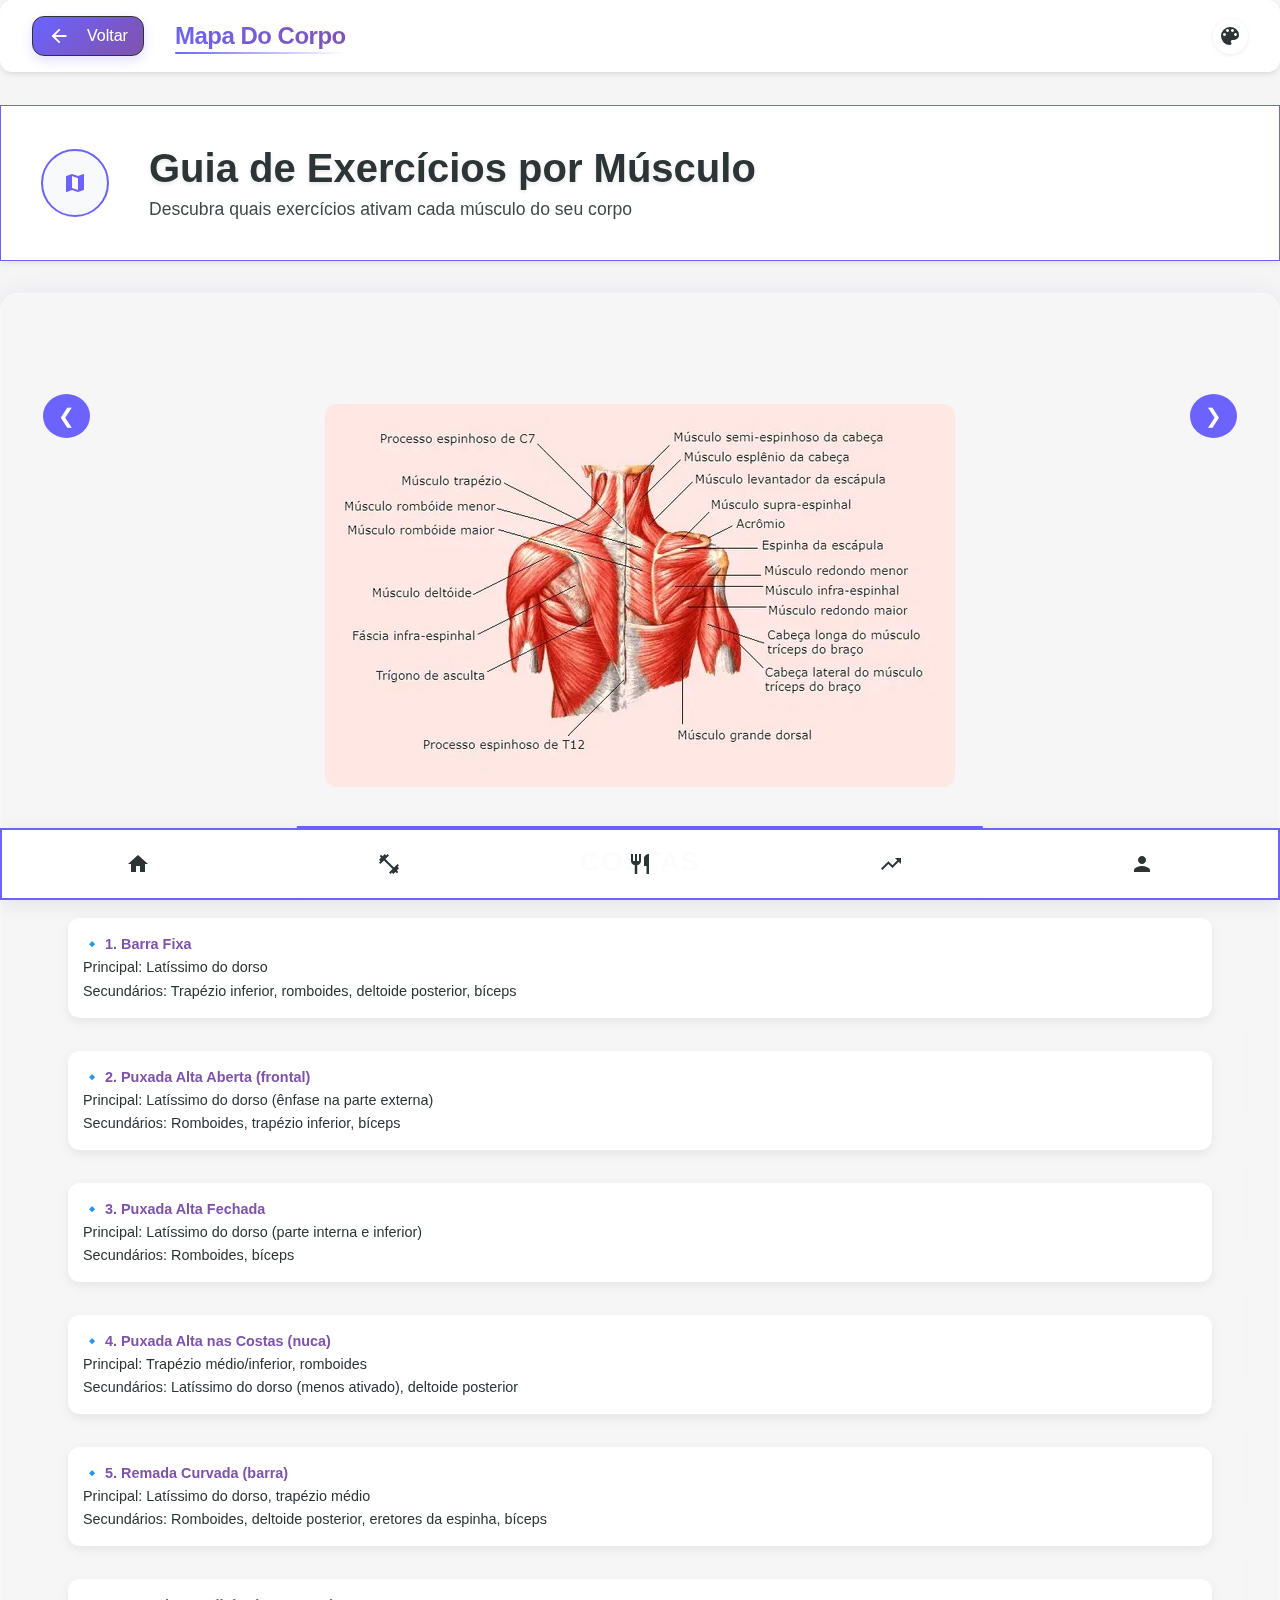
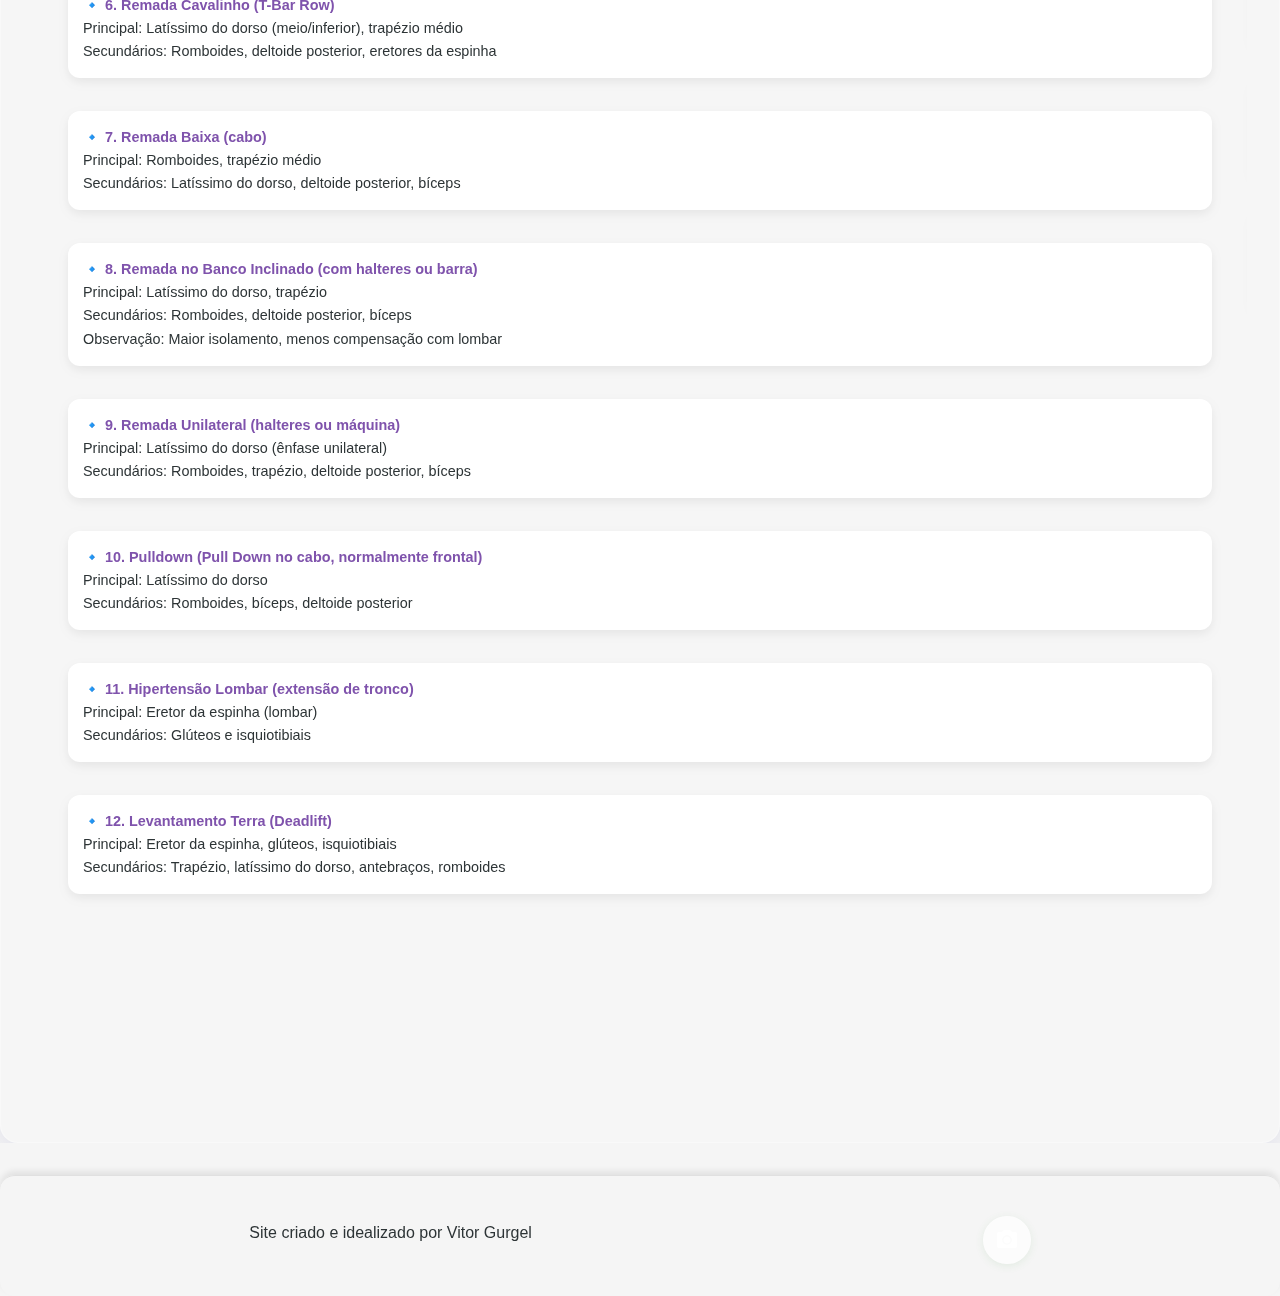
<file: mapacorpo.html>
<!DOCTYPE html>
<html lang="pt-br">
<head>
    <meta charset="UTF-8">
    <meta name="viewport" content="width=device-width, initial-scale=1.0">
    <title>Mapa do Corpo - Painel de Bem-Estar</title>
    <link rel="stylesheet" href="assets/dashboard.css">
    <link href="https://fonts.googleapis.com/icon?family=Material+Icons" rel="stylesheet">
    <link href="https://fonts.googleapis.com/css2?family=Roboto:wght@300;400;500;700&display=swap" rel="stylesheet">
    <style>
        .dashboard-container {
            width: 100%;
            max-width: 100%;
            margin: 0;
            padding: 0;
            overflow-x: hidden;
        }

        .dashboard-main {
            width: 100%;
            max-width: 100%;
            padding: 0;
            margin: 0;
            overflow-x: hidden;
        }

        .muscle-group-card {
            width: 100%;
            max-width: 100%;
            margin: 0;
            padding: 0;
            overflow-x: hidden;
        }

        .muscle-group-card img {
            max-width: 100%;
            height: auto;
            border-radius: 8px;
            margin-bottom: 15px;
        }

        .muscle-group-card h2 {
            position: relative;
            color: var(--primary-color);
            margin: 40px 0;
            font-size: 28px;
            font-weight: 700;
            letter-spacing: 1px;
            text-transform: uppercase;
            text-align: center;
            font-family: 'Segoe UI', Tahoma, Geneva, Verdana, sans-serif;
            text-shadow: 1px 1px 2px rgba(0, 0, 0, 0.1);
            padding: 0 15px;
            word-wrap: break-word;
        }

        .muscle-group-card h2::before,
        .muscle-group-card h2::after {
            content: "";
            position: absolute;
            left: 50%;
            width: 60%;
            height: 2px;
            background-color: var(--primary-color);
            transform: translateX(-50%);
        }

        .muscle-group-card h2::before {
            top: -20px;
        }

        .muscle-group-card h2::after {
            bottom: -20px;
        }

        .muscle-group-card p {
            margin-bottom: 10px;
            line-height: 1.6;
            color: var(--text-color);
            word-wrap: break-word;
        }

        .muscle-group-card b {
            color: var(--accent-color);
        }

        .carousel-container {
            position: relative;
            width: 100%;
            max-width: 100%;
            margin: 50px auto;
            overflow: hidden;
            border-radius: 16px;
            padding: 0 15px;
            box-sizing: border-box;
        }

        .carousel-inner {
            display: flex;
            width: 100%;
            transition: transform 0.5s ease-in-out;
        }

        .slide {
            flex: 0 0 100%;
            max-width: 100%;
            box-sizing: border-box;
            padding: 20px;
            text-align: center;
            background: transparent;
            overflow-x: hidden;
        }

        .slide img {
            max-width: 100%;
            height: auto;
            border-radius: 12px;
            margin-bottom: 15px;
        }

        .slide p {
            background-color: var(--card-bg-color);
            color: var(--text-color);
            border-radius: 12px;
            box-shadow: 0 4px 12px var(--shadow-color);
            padding: 15px;
            margin-bottom: 15px;
            line-height: 1.6;
            text-align: left;
            word-wrap: break-word;
            overflow-wrap: break-word;
        }

        .carousel-btn {
            position: absolute;
            top: 10px;
            transform: none;
            background: var(--primary-color);
            color: var(--button-text-color);
            border: none;
            padding: 10px 15px;
            font-size: 20px;
            cursor: pointer;
            border-radius: 50%;
            z-index: 1;
            transition: background 0.3s;
        }

        .carousel-btn:hover {
            background: var(--secondary-color);
        }

        .prev-btn {
            left: 10px;
        }

        .next-btn {
            right: 10px;
        }

        /* Responsive styles */
        @media (max-width: 768px) {
            .muscle-group-card h2 {
                font-size: 24px;
                margin: 30px 0;
            }

            .muscle-group-card h2::before,
            .muscle-group-card h2::after {
                width: 80%;
            }

            .carousel-container {
                margin: 30px auto;
                padding: 0 10px;
            }

            .slide {
                padding: 15px;
            }

            .slide p {
                font-size: 14px;
                padding: 12px;
            }

            .carousel-btn {
                padding: 8px 12px;
                font-size: 16px;
            }
        }

        @media (max-width: 480px) {
            .muscle-group-card h2 {
                font-size: 20px;
                margin: 20px 0;
            }

            .muscle-group-card h2::before,
            .muscle-group-card h2::after {
                width: 90%;
            }

            .carousel-container {
                margin: 20px auto;
            }

            .slide {
                padding: 10px;
            }

            .slide p {
                font-size: 13px;
                padding: 10px;
                margin-bottom: 10px;
            }

            .carousel-btn {
                padding: 6px 10px;
                font-size: 14px;
            }

            .dashboard-header h1 {
                font-size: 20px;
            }

            .title-text h1 {
                font-size: 22px;
            }

            .title-subtitle {
                font-size: 14px;
            }
        }
    </style>
</head>
<!-- Google tag (gtag.js) -->
<script async src="https://www.googletagmanager.com/gtag/js?id=G-6H0W5V50NE"></script>
<script>
  window.dataLayer = window.dataLayer || [];
  function gtag(){dataLayer.push(arguments);}
  gtag('js', new Date());

  gtag('config', 'G-6H0W5V50NE');
</script>
<body>
    <div class="dashboard-container">
        <header class="dashboard-header">
            <div class="header-start">
                <a href="index.html" class="cta-button" style="margin-right: 15px; background-color: transparent; border: 1px solid var(--header-text-color); padding: 8px 15px; display: inline-flex; align-items: center;"><i class="material-icons" style="margin-right: 5px; vertical-align: middle;">arrow_back</i> Voltar</a>
                <h1>Mapa do corpo</h1>
            </div>
            <div class="header-end">
                <button id="theme-toggle" class="theme-switcher" aria-label="Alternar tema">
                    <i class="material-icons">dark_mode</i>
                </button>
                <div class="theme-color-dropdown" id="theme-color-dropdown">
                    <button class="theme-color-main-btn" id="theme-color-main-btn" aria-label="Escolher cor do tema">
                        <i class="material-icons">palette</i>
                    </button>
                    <div class="theme-color-picker" id="theme-color-picker" style="display: none;">
                        <button class="theme-color-btn" data-color="default" aria-label="Cor padrão"></button>
                        <button class="theme-color-btn" data-color="green" aria-label="Verde"></button>
                        <button class="theme-color-btn" data-color="gray" aria-label="Cinza"></button>
                        <button class="theme-color-btn" data-color="yellow" aria-label="Amarelo"></button>
                        <button class="theme-color-btn" data-color="orange" aria-label="Laranja"></button>
                        <button class="theme-color-btn" data-color="pink" aria-label="Rosa"></button>
                    </div>
                </div>
            </div>
        </header>

        <main class="dashboard-main">
            <section class="card page-title-card">
                <div class="title-container">
                    <div class="title-icon-wrapper">
                        <i class="material-icons title-icon">map</i>
                    </div>
                    <div class="title-text">
                        <h1>Guia de Exercícios por Músculo</h1>
                        <p class="title-subtitle">Descubra quais exercícios ativam cada músculo do seu corpo</p>
                    </div>
                </div>
            </section>
            <section class="card content-card muscle-group-card">
                <div class="carousel-container">
                <button class="carousel-btn prev-btn">&#10094;</button>
                <div class="carousel-inner" id="carousel">
                    <div class="slide">
                        <img src="/assets/img/musculocostas.jpg" alt="Slide 1">
                        <h2>COSTAS</h2>
                        <p>
                        <b>🔹 <b>1. Barra Fixa</b> <br></b>
                        Principal: Latíssimo do dorso <br>
                        Secundários: Trapézio inferior, romboides, deltoide posterior, bíceps <br>
                        </p>
                        <br>
                        <p>
                            🔹 <b>2. Puxada Alta Aberta (frontal)</b> <br>
                            Principal: Latíssimo do dorso (ênfase na parte externa) <br>
                            Secundários: Romboides, trapézio inferior, bíceps <br>
                        </p>
                        <br>
                        <p>
                            🔹 <b>3. Puxada Alta Fechada</b> <br>
                            Principal: Latíssimo do dorso (parte interna e inferior) <br>
                            Secundários: Romboides, bíceps <br>
                        </p>
                        <br>
                        <p>
                            🔹 <b>4. Puxada Alta nas Costas (nuca)</b> <br>
                            Principal: Trapézio médio/inferior, romboides <br>
                            Secundários: Latíssimo do dorso (menos ativado), deltoide posterior <br>
                        </p>
                        <br>
                        <p>
                            🔹 <b>5. Remada Curvada (barra)</b> <br>
                            Principal: Latíssimo do dorso, trapézio médio <br>
                            Secundários: Romboides, deltoide posterior, eretores da espinha, bíceps <br>
                        </p>
                        <br>
                        <p>
                            🔹 <b>6. Remada Cavalinho (T-Bar Row)</b> <br>
                            Principal: Latíssimo do dorso (meio/inferior), trapézio médio <br>
                            Secundários: Romboides, deltoide posterior, eretores da espinha <br>
                        </p>
                        <br>
                        <p>
                            🔹 <b>7. Remada Baixa (cabo)</b> <br>
                            Principal: Romboides, trapézio médio <br>
                            Secundários: Latíssimo do dorso, deltoide posterior, bíceps <br>
                        </p>
                        <br>
                        <p>
                            🔹 <b>8. Remada no Banco Inclinado (com halteres ou barra)</b> <br>
                            Principal: Latíssimo do dorso, trapézio <br>
                            Secundários: Romboides, deltoide posterior, bíceps <br>
                            Observação: Maior isolamento, menos compensação com lombar <br>
                        </p>
                        <br>
                        <p>
                            🔹 <b>9. Remada Unilateral (halteres ou máquina)</b> <br>
                            Principal: Latíssimo do dorso (ênfase unilateral) <br>
                            Secundários: Romboides, trapézio, deltoide posterior, bíceps <br>
                        </p>
                        <br>
                        <p>
                            🔹 <b>10. Pulldown (Pull Down no cabo, normalmente frontal)</b> <br>
                            Principal: Latíssimo do dorso <br>
                            Secundários: Romboides, bíceps, deltoide posterior <br>
                        </p>
                        <br>
                        <p>
                            🔹 <b>11. Hipertensão Lombar (extensão de tronco)</b> <br>
                            Principal: Eretor da espinha (lombar) <br>
                            Secundários: Glúteos e isquiotibiais <br>
                        </p>
                        <br>
                        <p>
                            🔹 <b>12. Levantamento Terra (Deadlift)</b> <br>
                            Principal: Eretor da espinha, glúteos, isquiotibiais <br>
                            Secundários: Trapézio, latíssimo do dorso, antebraços, romboides <br>
                    </p>
                    </div>
                    <div class="slide">
                        <img src="/assets/img/musculopeito.png" alt="Slide 2">
                        <h2>Peito</h2>
                        <p>
                        🔹 <b>1. Supino Inclinado (barra ou halteres)</b> <br>
                        Principal: Peitoral maior (porção clavicular – parte superior) <br>
                        Secundários: Deltoide anterior, tríceps <br>
                        </p>
                        <br>
                        <p>
                            🔹 <b>2. Supino Reto</b> <br>
                            Principal: Peitoral maior (porção esternal – parte média) <br>
                            Secundários: Deltoide anterior, tríceps <br>
                        </p>
                        <br>
                        <p>
                            🔹 <b>3. Supino Declinado</b> <br>
                            Principal: Peitoral maior (porção inferior) <br>
                            Secundários: Tríceps, deltoide anterior <br>
                        </p>
                        <br>
                        <p>
                            🔹 <b>4. Crucifixo Inclinado</b> <br>
                            Principal: Peitoral maior (parte superior) <br>
                            Secundários: Deltoide anterior <br>
                        </p>
                        <br>
                        <p>
                            🔹 <b>5. Crucifixo Reto</b> <br>
                            Principal: Peitoral maior (parte média) <br>
                            Secundários: Deltoide anterior <br>
                        </p>
                        <br>
                        <p>
                            🔹 <b>6. Crossover (cross over no cabo)</b> <br>
                            Principal: Peitoral maior (parte média e inferior, dependendo da angulação) <br>
                            Secundários: Deltoide anterior <br>
                        </p>
                        <br>
                        <p>
                            🔹 <b>7. Voador (peck deck)</b> <br>
                            Principal: Peitoral maior (geral) <br>
                            Secundários: Deltoide anterior <br>
                        </p>
                    </div>
                    <div class="slide">
                        <img src="/assets/img/musculoombro.jpg" alt="Slide 3">
                        <h2>OMBRO</h2>
                        <p>
                        🔹 <b>1. Elevação Lateral</b> <br>
                        Principal: Deltoide lateral (ombro) <br>
                        </p>
                        <br>
                        <p>
                            🔹 <b>2. Elevação Frontal</b> <br>
                            Principal: Deltoide anterior (ombro) <br>
                        </p>
                        <br>
                        <p>
                            🔹 <b>3. Desenvolvimento (ombro – barra ou halteres)</b> <br>
                            Principal: Deltoide anterior e medial <br>
                            Secundários: Tríceps, trapézio superior <br>
                        </p>
                        <br>
                        <p>
                            🔹 <b>4. Crucifixo Invertido (voador inverso ou com halteres)</b> <br>
                            Principal: Deltoide posterior, romboides, trapézio médio e inferior <br>
                        </p>
                        <br>
                        <p>
                            🔹 <b>5. Remada Alta (barra ou corda)</b> <br>
                            Principal: Trapézio superior, deltoide lateral <br>
                        </p>
                        <br>
                        <p>
                            🔹 <b>6. Encolhimento (Shrug com halteres ou barra)</b> <br>
                            Principal: Trapézio superior <br>
                        </p>
                    </div>
                    <div class="slide">
                        <img src="/assets/img/musculoquadriceps.jpg" alt="Slide 4">
                        <h2>QUADRICEPS</h2>
                        <p>
                        🔹 <b>1. Cadeira Extensora</b> <br>
                        Principal: Quadríceps (reto femoral, vasto medial, vasto lateral, vasto intermédio) <br>
                        Secundários: Nenhum relevante <br>
                        </p>
                        <br>
                        <p>
                            🔹 <b>2. Leg Press</b> <br>
                            Principal: Quadríceps, glúteo máximo, posteriores de coxa (isquiotibiais) <br>
                            Secundários: Adutores, panturrilhas (gastrocnêmio), eretores da espinha (estabilização) <br>
                        </p>
                        <br>
                        <p>
                            🔹 <b>3. Hack Machine (Agachamento Hack)</b> <br>
                            Principal: Quadríceps <br>
                            Secundários: Glúteo máximo, posteriores de coxa, adutores, panturrilhas <br>
                        </p>
                        <br>
                        <p>
                            🔹 <b>4. Agachamento Livre</b> <br>
                            Principal: Quadríceps, glúteo máximo, posteriores de coxa <br>
                            Secundários: Adutores, eretores da espinha (lombar), abdômen (estabilização), panturrilhas <br>
                        </p>
                        <br>
                        <p>
                            🔹 <b>5. Passada (Lunge)</b> <br>
                            Principal: Quadríceps, glúteo máximo, posteriores de coxa <br>
                            Secundários: Adutores, abdutores, panturrilhas, lombar e core (estabilização) <br>
                        </p>
                        <br>
                        <p>
                            🔹 <b>6. Adutor (Máquina de Adução)</b> <br>
                            Principal: Adutores do quadril (adutor longo, adutor magno, adutor curto, grácil) <br>
                            Secundários: Nenhum relevante <br>
                        </p>
                        <br>
                        <p>
                            🔹 <b>7. Abdutor (Máquina de Abdução)</b> <br>
                            Principal: Abdutores do quadril (glúteo médio, glúteo mínimo, tensor da fáscia lata) <br>
                            Secundários: Glúteo máximo (parte superior) <br>
                        </p>
                    </div>
                    <div class="slide">
                        <img src="/assets/img/musculoposterior.jpg" alt="Slide 3">
                        <h2>POSTERIOR</h2>
                        <p>
                        🔹 <b>1. Cadeira Flexora (leg curl sentado)</b> <br>
                        Principal: Isquiotibiais (posteriores de coxa – bíceps femoral, semitendinoso, semimembranoso) <br>
                        Secundários: Gastrocnêmio (panturrilha, leve ativação) <br>
                        </p>
                        <br>
                        <p>
                            🔹 <b>2. Mesa Flexora (leg curl deitado)</b> <br>
                            Principal: Isquiotibiais <br>
                            Secundários: Gastrocnêmio (mais ativado que na cadeira flexora) <br>
                        </p>
                        <br>
                        <p>
                            🔹 <b>3. Flexora Unilateral (qualquer variação: sentada, deitada, ajoelhada)</b> <br>
                            Principal: Isquiotibiais (ênfase unilateral, melhora simetria) <br>
                            Secundários: Gastrocnêmio (dependendo da posição), glúteo máximo (leve estabilização) <br>
                        </p>
                        <br>
                        <p>
                        🔹 <b>4. Stiff (com barra ou halteres)</b> <br>
                        Principal: Isquiotibiais, glúteo máximo <br>
                        Secundários: Eretor da espinha (lombar), adutores (levemente), core (estabilização) <br>
                        </p>
                    </div>
                    <div class="slide">
                        <img src="/assets/img/musculobiceps.jpg" alt="Slide 3">
                        <h2>BICEPS</h2>
                        <p>
                        🔹 <b>1. Rosca direta (barra reta)</b></br>
                        Principalmente: cabeça curta</br>
                        Secundário: cabeça longa</br>
                        </p>
                        <br>
                        <p>
                            🔹 <b>2. Rosca direta (barra W)</b></br>
                            Principalmente: cabeça curta</br>
                        </p>  
                        <br>
                        <p>
                            🔹 <b>3. Rosca alternada com halteres (em pé)</b></br>
                            Principalmente: cabeça longa (por causa da rotação e posição do ombro)</br>
                            Secundário: cabeça curta</br>
                        </p>  
                        <br>
                        <p>
                            🔹 <b>4. Rosca concentrada</b></br>
                            Principalmente: cabeça curta</br>
                        </p>    
                        <br>
                        <p>
                            🔹 <b>5. Rosca scott (barra ou halteres)</b></br>
                            Principalmente: cabeça curta</br>
                            Secundário: braquial</br>
                        </p>
                        <br>
                        <p>
                            🔹 <b>6. Rosca martelo</b></br>
                            Principalmente: braquiorradial e braquial</br>
                            Secundário: cabeça longa</br>
                        </p>        
                        <br>
                        <p>
                            🔹 <b>7. Rosca 45° inclinada com halteres</b></br>
                            Principalmente: cabeça longa</br>
                        </p>         
                        <br>
                        <p>
                            🔹 <b>8. Rosca spider</b></br>
                            Principalmente: cabeça curta</br>
                        </p>
                        <br>
                        <p>
                            🔹 <b>9. Rosca martelo no cross (corda)</b></br>
                            Principalmente: braquiorradial e braquial</br>
                            Secundário: bíceps braquial</br>
                        </p>
                        <br>
                        <p>
                            🔹 <b>10. Rosca Zottman</b></br>
                            Subida (supinada): cabeça longa e curta</br>
                        </p>  
                    </div>
                    <div class="slide">
                        <img src="/assets/img/musculotriceps.jpg" alt="Slide 3">
                        <h2>TRICEPS</h2>
                        <p>
                        🔹 <b>1. Tríceps testa (barra ou halteres)</b><br>
                        Principalmente: cabeça longa<br>
                        Secundário: cabeça medial<br>
                        </p>
                        <br>
                        <p>
                            🔹 <b>2. Tríceps na polia alta (barra reta)</b><br>
                            Principalmente: cabeça lateral<br>
                            Secundário: cabeça medial<br>
                        </p>
                        <br>
                        <p>
                            🔹 <b>3. Tríceps na polia alta com corda</b><br>
                            Principalmente: cabeça lateral e medial<br>
                        </p>
                        <br>
                        <p>
                            🔹 <b>4. Tríceps unilateral com corda ou pegador</b><br>
                            Principalmente: cabeça medial<br>
                        </p>
                        <br>
                        <p>
                            🔹 <b>5. Tríceps francês (halter ou barra)</b><br>
                            Principalmente: cabeça longa<br>
                        </p>
                        <br>
                        <p>
                            🔹 <b>6. Mergulho (paralelas ou banco)</b><br>
                            Principalmente: cabeça longa<br>
                            Secundário: cabeça medial e lateral<br>
                        </p>
                        <br>
                        <p>
                            🔹 <b>7. Supino fechado</b><br>
                            Principalmente: cabeça medial e lateral<br>
                        </p>
                        <br>
                        <p>
                            🔹 <b>8. Coice (kickback com halter ou cabo)</b><br>
                            Principalmente: cabeça longa<br>
                            Secundário: cabeça medial<br>
                        </p>
                        <br>
                        <p>
                            🔹 <b>9. Tríceps testa com pegada neutra</b><br>
                            Principalmente: cabeça longa<br>
                        </p>
                        <br>
                        <p>
                            🔹 <b>10. Tríceps com pegada supinada na polia</b><br>
                            Principalmente: cabeça medial<br>
                        </p>
                    </div>
                </div>
                <button class="carousel-btn next-btn">&#10095;</button>
    </main>
    
        <footer class="dashboard-footer">
            <div class="footer-content">
                <p>Site criado e idealizado por Vitor Gurgel</p>
                <div class="social-links">
                    <a href="https://www.instagram.com/gurgel_vitor._/" class="social-link" aria-label="Instagram" target="_blank">
                        <i class="material-icons">photo_camera</i>
                    </a>
                </div>
            </div>
        </footer>
    </div>
    
    <!-- Bottom Navigation -->
    <nav class="bottom-nav" role="navigation" aria-label="Navegação principal">
        <button class="nav-item" data-page="home" aria-label="Início">
            <i class="material-icons">home</i>
        </button>
        <button class="nav-item" data-page="workout" aria-label="Treinos">
            <i class="material-icons">fitness_center</i>
        </button>
        <button class="nav-item" data-page="nutrition" aria-label="Nutrição">
            <i class="material-icons">restaurant</i>
        </button>
        <button class="nav-item active" data-page="progress" aria-label="Progresso">
            <i class="material-icons">trending_up</i>
        </button>
        <button class="nav-item" data-page="profile" aria-label="Perfil">
            <i class="material-icons">person</i>
        </button>
    </nav>
    
    <script src="assets/dashboard.js"></script>
    <script>
        const carouselInner = document.querySelector('.carousel-inner');
        const slides = document.querySelectorAll('.slide');
        let currentIndex = 0;

        function updateCarousel() {
            const offset = -currentIndex * 100;
            carouselInner.style.transform = `translateX(${offset}%)`;
        }

        document.querySelector('.next-btn').addEventListener('click', () => {
            if (currentIndex < slides.length - 1) {
                currentIndex++;
                updateCarousel();
            }
        });

        document.querySelector('.prev-btn').addEventListener('click', () => {
            if (currentIndex > 0) {
                currentIndex--;
                updateCarousel();
            }
        });
    </script>
</body>
</html>
</file>
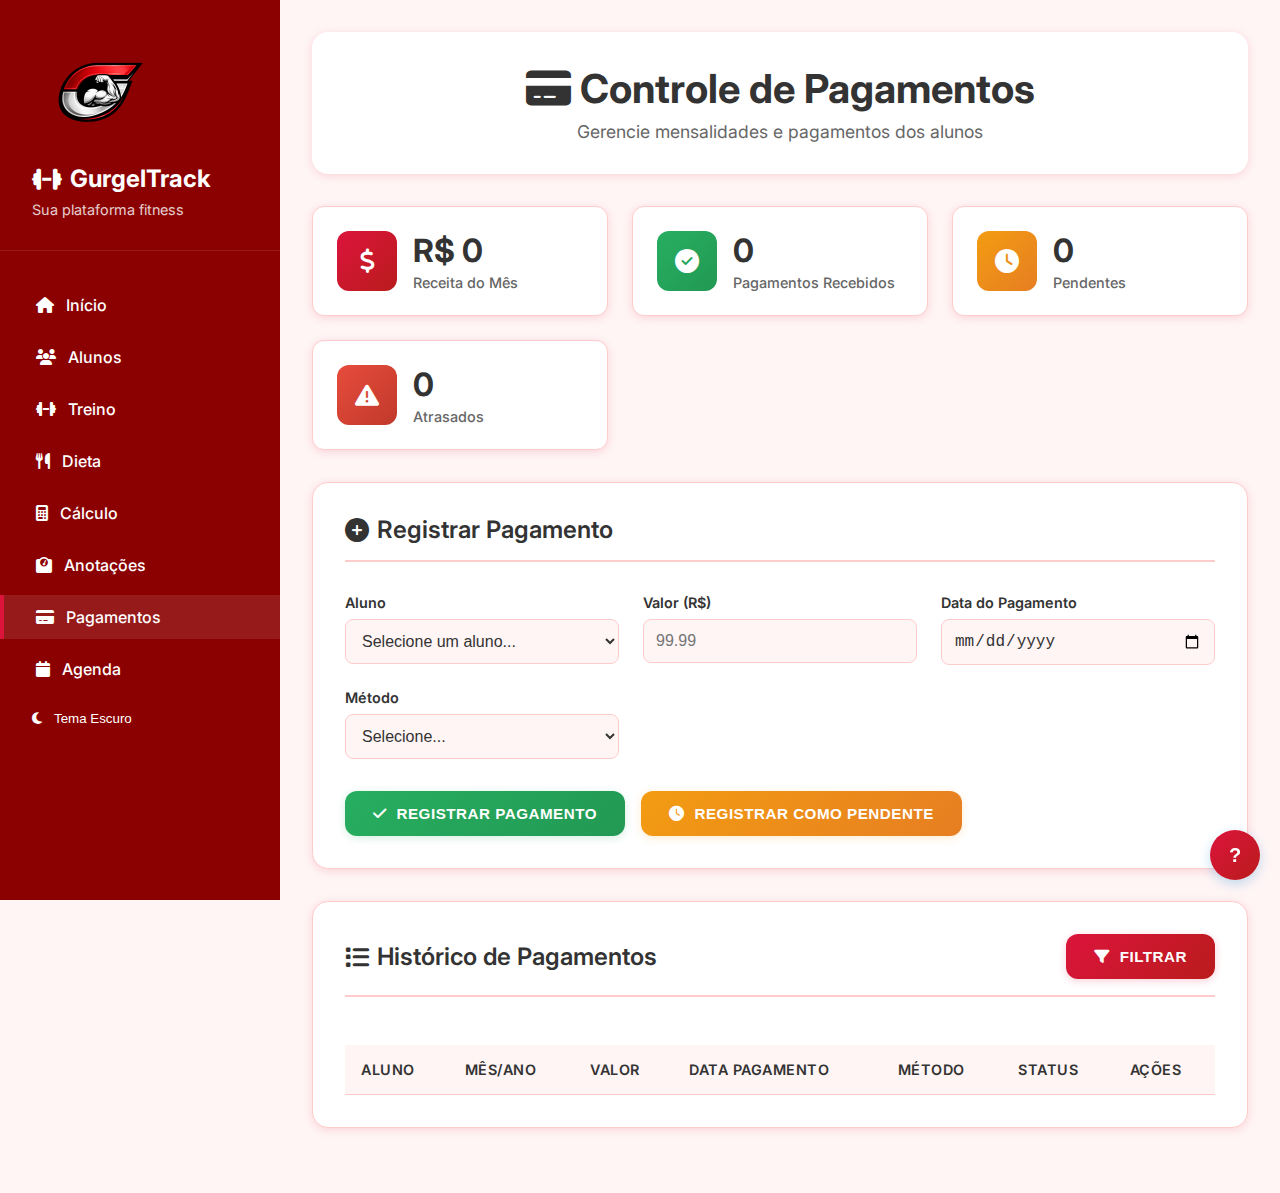
<file: pagamentos.html>
<!DOCTYPE html>
<html lang="pt-BR">
<head>
    <meta charset="UTF-8">
    <meta name="viewport" content="width=device-width, initial-scale=1.0">
    <title>Pagamentos - GurgelTrack</title>
    <link href="https://fonts.googleapis.com/css2?family=Inter:wght@300;400;500;600;700&display=swap" rel="stylesheet">
    <link rel="stylesheet" href="https://cdnjs.cloudflare.com/ajax/libs/font-awesome/6.4.0/css/all.min.css">
    <style>
        :root {
            --primary-color: #8b0000;
            --secondary-color: #a52a2a;
            --accent-color: #dc143c;
            --accent-hover: #b91c1c;
            --success-color: #27ae60;
            --warning-color: #f39c12;
            --danger-color: #e74c3c;
            --light-color: #fff5f5;
            --dark-color: #333333;
            --text-primary: #333333;
            --text-secondary: #666666;
            --bg-primary: #ffffff;
            --bg-secondary: #fff5f5;
            --border: #ffcccc;
            --shadow: 0 2px 10px rgba(220,20,60,0.15);
            --transition: all 0.3s ease;
        }

        body.dark-mode {
            --primary-color: #1a1a2e;
            --secondary-color: #25253d;
            --accent-color: #e91e63;
            --accent-hover: #f06292;
            --success-color: #4caf50;
            --warning-color: #ff9800;
            --danger-color: #f44336;
            --light-color: #0f0f0f;
            --dark-color: #f5f5f5;
            --text-primary: #f5f5f5;
            --text-secondary: #b8b8b8;
            --bg-primary: #1e1e1e;
            --bg-secondary: #0f0f0f;
            --border: #333333;
            --shadow: 0 2px 10px rgba(0,0,0,0.4);
        }

        * {
            margin: 0;
            padding: 0;
            box-sizing: border-box;
        }

        body {
            font-family: 'Inter', sans-serif;
            background: var(--bg-secondary);
            min-height: 100vh;
            color: var(--text-primary);
        }

        .layout-container {
            display: flex;
            min-height: 100vh;
        }

        /* Sidebar */
        .sidebar {
            width: 280px;
            background: var(--primary-color);
            color: white;
            padding: 2rem 0;
            position: fixed;
            height: 100vh;
            overflow-y: auto;
            z-index: 1000;
            transition: var(--transition);
        }

        .sidebar-header {
            padding: 0 2rem 2rem;
            border-bottom: 1px solid rgba(255,255,255,0.1);
            margin-bottom: 2rem;
        }

        .sidebar-header h1 {
            font-size: 1.5rem;
            font-weight: 700;
            display: flex;
            align-items: center;
            gap: 0.5rem;
            margin-bottom: 0.5rem;
        }

        .sidebar-header p {
            font-size: 0.9rem;
            opacity: 0.8;
        }

        .nav-menu {
            list-style: none;
        }

        .nav-item {
            display: flex;
            align-items: center;
            gap: 0.75rem;
            padding: 0.75rem 2rem;
            color: white;
            text-decoration: none;
            transition: var(--transition);
            font-weight: 500;
            margin-bottom: 0.5rem;
            border-left: 4px solid transparent;
        }

        .nav-item:hover, .nav-item.active {
            background: rgba(255,255,255,0.1);
            border-left: 4px solid var(--accent-color);
        }

        .nav-item.theme-toggle {
            background: rgba(255,255,255,0.05);
            border-left: 4px solid transparent;
        }

        .nav-item.theme-toggle:hover {
            background: rgba(255,255,255,0.15);
            border-left: 4px solid var(--accent-color);
        }

        /* Main Content */
        .main-wrapper {
            margin-left: 280px;
            width: calc(100% - 280px);
            min-height: 100vh;
        }

        .main-content {
            padding: 2rem;
            max-width: 1400px;
            margin: 0 auto;
        }

        /* Header */
        .main-header {
            background: var(--bg-primary);
            border-radius: 16px;
            padding: 2rem;
            margin-bottom: 2rem;
            box-shadow: var(--shadow);
            text-align: center;
        }

        .main-header h1 {
            font-size: 2.5rem;
            font-weight: 700;
            color: var(--text-primary);
            margin-bottom: 0.5rem;
        }

        .main-header p {
            font-size: 1.1rem;
            color: var(--text-secondary);
        }

        /* Stats Cards */
        .stats-container {
            display: grid;
            grid-template-columns: repeat(auto-fit, minmax(250px, 1fr));
            gap: 1.5rem;
            margin-bottom: 2rem;
        }

        .stat-card {
            background: var(--bg-primary);
            border: 1px solid var(--border);
            border-radius: 12px;
            padding: 1.5rem;
            display: flex;
            align-items: center;
            gap: 1rem;
            transition: var(--transition);
            box-shadow: var(--shadow);
        }

        .stat-card:hover {
            transform: translateY(-2px);
            box-shadow: 0 6px 20px rgba(0, 0, 0, 0.12);
        }

        .stat-icon {
            width: 60px;
            height: 60px;
            border-radius: 12px;
            background: linear-gradient(135deg, var(--accent-color), var(--accent-hover));
            display: flex;
            align-items: center;
            justify-content: center;
            color: white;
            font-size: 1.5rem;
        }

        .stat-content {
            flex: 1;
        }

        .stat-value {
            font-size: 2rem;
            font-weight: 700;
            color: var(--text-primary);
            margin-bottom: 0.25rem;
        }

        .stat-label {
            font-size: 0.9rem;
            color: var(--text-secondary);
            font-weight: 500;
        }

        /* Payment Management */
        .payment-section {
            background: var(--bg-primary);
            border: 1px solid var(--border);
            border-radius: 16px;
            padding: 2rem;
            margin-bottom: 2rem;
            box-shadow: var(--shadow);
        }

        .section-header {
            display: flex;
            justify-content: space-between;
            align-items: center;
            margin-bottom: 2rem;
            padding-bottom: 1rem;
            border-bottom: 2px solid var(--border);
        }

        .section-title {
            font-size: 1.5rem;
            font-weight: 600;
            color: var(--text-primary);
            display: flex;
            align-items: center;
            gap: 0.5rem;
        }

        /* Form Styles */
        .form-grid {
            display: grid;
            grid-template-columns: repeat(auto-fit, minmax(250px, 1fr));
            gap: 1.5rem;
            margin-bottom: 2rem;
        }

        .form-group {
            display: flex;
            flex-direction: column;
            gap: 0.5rem;
        }

        .form-group label {
            font-weight: 600;
            color: var(--text-primary);
            font-size: 0.9rem;
        }

        .form-group input,
        .form-group select {
            padding: 0.75rem;
            border: 1px solid var(--border);
            border-radius: 8px;
            background: var(--bg-secondary);
            color: var(--text-primary);
            font-size: 1rem;
            transition: var(--transition);
        }

        .form-group input:focus,
        .form-group select:focus {
            outline: none;
            border-color: var(--accent-color);
            box-shadow: 0 0 0 3px rgba(220, 20, 60, 0.1);
        }

        /* Buttons - Melhorados */
        .btn {
            background: linear-gradient(135deg, var(--accent-color), var(--accent-hover));
            color: white;
            border: none;
            padding: 0.875rem 1.75rem;
            border-radius: 12px;
            font-weight: 600;
            cursor: pointer;
            transition: all 0.3s cubic-bezier(0.4, 0, 0.2, 1);
            display: inline-flex;
            align-items: center;
            gap: 0.625rem;
            font-size: 0.95rem;
            box-shadow: 0 2px 8px rgba(220, 20, 60, 0.2);
            position: relative;
            overflow: hidden;
            text-transform: uppercase;
            letter-spacing: 0.5px;
        }

        .btn::before {
            content: '';
            position: absolute;
            top: 0;
            left: -100%;
            width: 100%;
            height: 100%;
            background: linear-gradient(90deg, transparent, rgba(255,255,255,0.2), transparent);
            transition: left 0.5s;
        }

        .btn:hover::before {
            left: 100%;
        }

        .btn:hover {
            transform: translateY(-2px);
            box-shadow: 0 6px 20px rgba(220, 20, 60, 0.4);
        }

        .btn:active {
            transform: translateY(0);
            box-shadow: 0 2px 8px rgba(220, 20, 60, 0.3);
        }

        .btn-success {
            background: linear-gradient(135deg, #27ae60, #229954);
            box-shadow: 0 2px 8px rgba(39, 174, 96, 0.2);
        }

        .btn-success:hover {
            background: linear-gradient(135deg, #229954, #1e8449);
            box-shadow: 0 6px 20px rgba(39, 174, 96, 0.4);
        }

        .btn-success:active {
            box-shadow: 0 2px 8px rgba(39, 174, 96, 0.3);
        }

        .btn-warning {
            background: linear-gradient(135deg, #f39c12, #e67e22);
            box-shadow: 0 2px 8px rgba(243, 156, 18, 0.2);
        }

        .btn-warning:hover {
            background: linear-gradient(135deg, #e67e22, #d35400);
            box-shadow: 0 6px 20px rgba(243, 156, 18, 0.4);
        }

        .btn-warning:active {
            box-shadow: 0 2px 8px rgba(243, 156, 18, 0.3);
        }

        .btn-danger {
            background: linear-gradient(135deg, #e74c3c, #c0392b);
            box-shadow: 0 2px 8px rgba(231, 76, 60, 0.2);
        }

        .btn-danger:hover {
            background: linear-gradient(135deg, #c0392b, #a02d2a);
            box-shadow: 0 6px 20px rgba(231, 76, 60, 0.4);
        }

        .btn-danger:active {
            box-shadow: 0 2px 8px rgba(231, 76, 60, 0.3);
        }

        /* Payment Table */
        .payment-table {
            width: 100%;
            border-collapse: collapse;
            margin-top: 1rem;
        }

        .payment-table th,
        .payment-table td {
            padding: 1rem;
            text-align: left;
            border-bottom: 1px solid var(--border);
        }

        .payment-table th {
            background: var(--bg-secondary);
            font-weight: 600;
            color: var(--text-primary);
            font-size: 0.9rem;
            text-transform: uppercase;
            letter-spacing: 0.5px;
        }

        .payment-table tr:hover {
            background: var(--bg-secondary);
        }

        /* Status Badge */
        .status-badge {
            display: inline-flex;
            align-items: center;
            gap: 0.25rem;
            padding: 0.375rem 0.75rem;
            border-radius: 20px;
            font-size: 0.8rem;
            font-weight: 600;
            text-transform: uppercase;
            letter-spacing: 0.5px;
        }

        .status-badge.paid {
            background: rgba(39, 174, 96, 0.1);
            color: #27ae60;
        }

        .status-badge.pending {
            background: rgba(243, 156, 18, 0.1);
            color: #f39c12;
        }

        .status-badge.overdue {
            background: rgba(231, 76, 60, 0.1);
            color: #e74c3c;
        }

        /* Alert */
        .alert {
            padding: 1rem 1.5rem;
            border-radius: 8px;
            margin-bottom: 1.5rem;
            display: flex;
            align-items: center;
            gap: 0.75rem;
            font-weight: 500;
        }

        .alert-warning {
            background: rgba(243, 156, 18, 0.1);
            color: #d68910;
            border: 1px solid rgba(243, 156, 18, 0.3);
        }

        /* Responsive */
        @media (max-width: 768px) {
            .main-wrapper {
                margin-left: 0;
                width: 100%;
            }

            .sidebar {
                transform: translateX(-100%);
                width: 280px;
                z-index: 1001;
            }

            .sidebar.active {
                transform: translateX(0);
            }

            .mobile-menu-toggle {
                display: block;
                position: fixed;
                top: 1rem;
                left: 1rem;
                z-index: 1002;
                background: var(--accent-color);
                color: white;
                border: none;
                padding: 0.75rem;
                border-radius: 8px;
                cursor: pointer;
                font-size: 1.1rem;
                box-shadow: 0 3px 12px rgba(0,0,0,0.3);
            }

            .main-content {
                padding: 1rem;
            }

            .main-header {
                padding: 1.5rem 1rem;
                margin-top: 3.5rem;
            }

            .main-header h1 {
                font-size: 1.8rem;
            }

            .btn-small {
                padding: 0.875rem 1.25rem;
                font-size: 1rem;
                border-radius: 12px;
                min-height: 52px;
                font-weight: 600;
                box-shadow: 0 3px 12px rgba(220, 20, 60, 0.3);
            }
            
            .btn-small:hover {
                transform: translateY(-2px);
                box-shadow: 0 6px 20px rgba(220, 20, 60, 0.5);
            }
            
            .btn-small:active {
                transform: translateY(0);
                box-shadow: 0 2px 8px rgba(220, 20, 60, 0.3);
            }

            .stats-container {
                grid-template-columns: 1fr;
                gap: 1rem;
            }

            .form-grid {
                grid-template-columns: 1fr;
                gap: 1rem;
            }

            .payment-table {
                font-size: 0.9rem;
            }

            .payment-table th,
            .payment-table td {
                padding: 0.75rem 0.5rem;
            }

            .section-header {
                flex-direction: column;
                gap: 1rem;
                align-items: flex-start;
            }
        }

        @media (min-width: 769px) {
            .mobile-menu-toggle {
                display: none;
            }
        }

        /* Botão de Ajuda */
        .help-button {
            position: fixed;
            bottom: 20px;
            right: 20px;
            width: 50px;
            height: 50px;
            border-radius: 50%;
            background: linear-gradient(135deg, var(--accent-color), var(--accent-hover));
            border: none;
            color: white;
            font-size: 20px;
            font-weight: bold;
            cursor: pointer;
            box-shadow: 0 4px 12px rgba(52, 152, 219, 0.3);
            transition: var(--transition);
            z-index: 1000;
            display: flex;
            align-items: center;
            justify-content: center;
        }

        .help-button:hover {
            transform: scale(1.1);
            box-shadow: 0 6px 20px rgba(52, 152, 219, 0.4);
        }

        /* Modal de Ajuda */
        .help-modal {
            display: none;
            position: fixed;
            top: 0;
            left: 0;
            width: 100%;
            height: 100%;
            background: rgba(0, 0, 0, 0.5);
            z-index: 2000;
            animation: fadeIn 0.3s ease;
        }

        .help-modal-content {
            position: relative;
            background: var(--bg-secondary);
            margin: 50px auto;
            padding: 30px;
            width: 90%;
            max-width: 600px;
            max-height: 80vh;
            overflow-y: auto;
            border-radius: 16px;
            box-shadow: var(--shadow);
            animation: slideIn 0.3s ease;
        }

        .help-modal-header {
            display: flex;
            justify-content: space-between;
            align-items: center;
            margin-bottom: 20px;
            padding-bottom: 15px;
            border-bottom: 2px solid var(--border);
        }

        .help-modal-title {
            font-size: 1.5rem;
            font-weight: 700;
            color: var(--text-primary);
            display: flex;
            align-items: center;
            gap: 10px;
        }

        .help-close {
            background: none;
            border: none;
            font-size: 24px;
            color: var(--text-secondary);
            cursor: pointer;
            transition: var(--transition);
            width: 30px;
            height: 30px;
            border-radius: 50%;
            display: flex;
            align-items: center;
            justify-content: center;
        }

        .help-close:hover {
            background: var(--bg-primary);
            color: var(--accent-color);
        }

        .help-section {
            margin-bottom: 25px;
        }

        .help-section-title {
            font-size: 1.1rem;
            font-weight: 600;
            color: var(--accent-color);
            margin-bottom: 10px;
            display: flex;
            align-items: center;
            gap: 8px;
        }

        .help-section-content {
            color: var(--text-secondary);
            line-height: 1.6;
        }

        .help-step {
            display: flex;
            align-items: flex-start;
            margin-bottom: 12px;
            gap: 10px;
        }

        .help-step-number {
            background: var(--accent-color);
            color: white;
            width: 24px;
            height: 24px;
            border-radius: 50%;
            display: flex;
            align-items: center;
            justify-content: center;
            font-size: 12px;
            font-weight: bold;
            flex-shrink: 0;
        }

        .help-step-text {
            flex: 1;
            color: var(--text-secondary);
        }

        .help-tip {
            background: var(--bg-primary);
            border-left: 4px solid var(--accent-color);
            padding: 15px;
            margin: 15px 0;
            border-radius: 8px;
        }

        .help-tip-title {
            font-weight: 600;
            color: var(--accent-color);
            margin-bottom: 5px;
        }

        @keyframes fadeIn {
            from { opacity: 0; }
            to { opacity: 1; }
        }

        @keyframes slideIn {
            from { 
                transform: translateY(-50px);
                opacity: 0;
            }
            to { 
                transform: translateY(0);
                opacity: 1;
            }
        }

        @media (max-width: 768px) {
            .help-button {
                bottom: 15px;
                right: 15px;
                width: 45px;
                height: 45px;
                font-size: 18px;
            }

            .help-modal-content {
                margin: 20px;
                padding: 20px;
                width: calc(100% - 40px);
            }

            .help-modal-title {
                font-size: 1.3rem;
            }
        }
    </style>
</head>
<body>
    <div class="layout-container">
        <!-- Sidebar -->
        <aside class="sidebar" id="sidebar">
            <div class="sidebar-header">
                <img src="logo-gurgel.png" alt="GurgelTrack Logo" class="logo" style="width: 10vw;">
                <h1>
                    <i class="fas fa-dumbbell"></i>
                    GurgelTrack
                </h1>
                <p>Sua plataforma fitness</p>
            </div>
            
            <nav class="nav-menu">
                <a href="index.html" class="nav-item">
                    <i class="fas fa-home"></i>
                    Início
                </a>
                <a href="alunos.html" class="nav-item">
                    <i class="fas fa-users"></i>
                    Alunos
                </a>
                <a href="treino.html" class="nav-item">
                    <i class="fas fa-dumbbell"></i>
                    Treino
                </a>
                <a href="dieta.html" class="nav-item">
                    <i class="fas fa-utensils"></i>
                    Dieta
                </a>
                <a href="calculo.html" class="nav-item">
                    <i class="fas fa-calculator"></i>
                    Cálculo
                </a>
                <a href="carga.html" class="nav-item">
                    <i class="fas fa-weight"></i>
                    Anotações
                </a>
                <a href="pagamentos.html" class="nav-item active">
                    <i class="fas fa-credit-card"></i>
                    Pagamentos
                </a>
                <a href="agenda.html" class="nav-item">
                    <i class="fas fa-calendar"></i>
                    Agenda
                </a>
                <button class="nav-item theme-toggle" id="themeToggle" style="background: none; border: none; width: 100%; text-align: left; cursor: pointer;">
                    <i class="fas fa-moon" id="themeIcon"></i>
                    <span id="themeText">Tema Escuro</span>
                </button>
            </nav>
        </aside>

        <!-- Main Content -->
        <div class="main-wrapper">
            <main class="main-content">
                <!-- Mobile Menu Toggle -->
                <button class="mobile-menu-toggle" id="mobileMenuToggle">
                    <i class="fas fa-bars"></i>
                </button>

                <!-- Header -->
                <header class="main-header">
                    <h1><i class="fas fa-credit-card"></i> Controle de Pagamentos</h1>
                    <p>Gerencie mensalidades e pagamentos dos alunos</p>
                </header>

                <!-- Stats Cards -->
                <div class="stats-container">
                    <div class="stat-card">
                        <div class="stat-icon">
                            <i class="fas fa-dollar-sign"></i>
                        </div>
                        <div class="stat-content">
                            <div class="stat-value" id="totalReceita">R$ 0</div>
                            <div class="stat-label">Receita do Mês</div>
                        </div>
                    </div>
                    <div class="stat-card">
                        <div class="stat-icon" style="background: linear-gradient(135deg, #27ae60, #229954);">
                            <i class="fas fa-check-circle"></i>
                        </div>
                        <div class="stat-content">
                            <div class="stat-value" id="pagosCount">0</div>
                            <div class="stat-label">Pagamentos Recebidos</div>
                        </div>
                    </div>
                    <div class="stat-card">
                        <div class="stat-icon" style="background: linear-gradient(135deg, #f39c12, #e67e22);">
                            <i class="fas fa-clock"></i>
                        </div>
                        <div class="stat-content">
                            <div class="stat-value" id="pendentesCount">0</div>
                            <div class="stat-label">Pendentes</div>
                        </div>
                    </div>
                    <div class="stat-card">
                        <div class="stat-icon" style="background: linear-gradient(135deg, #e74c3c, #c0392b);">
                            <i class="fas fa-exclamation-triangle"></i>
                        </div>
                        <div class="stat-content">
                            <div class="stat-value" id="atrasadosCount">0</div>
                            <div class="stat-label">Atrasados</div>
                        </div>
                    </div>
                </div>

                <!-- Payment Registration -->
                <section class="payment-section">
                    <div class="section-header">
                        <h2 class="section-title">
                            <i class="fas fa-plus-circle"></i>
                            Registrar Pagamento
                        </h2>
                    </div>

                    <div class="form-grid">
                        <div class="form-group">
                            <label for="alunoSelect">Aluno</label>
                            <select id="alunoSelect">
                                <option value="">Selecione um aluno...</option>
                            </select>
                        </div>
                        <div class="form-group">
                            <label for="valorInput">Valor (R$)</label>
                            <input type="number" id="valorInput" placeholder="99.99" step="0.01" min="0">
                        </div>
                        <div class="form-group">
                            <label for="dataPagamento">Data do Pagamento</label>
                            <input type="date" id="dataPagamento">
                        </div>
                        <div class="form-group">
                            <label for="metodoPagamento">Método</label>
                            <select id="metodoPagamento">
                                <option value="">Selecione...</option>
                                <option value="dinheiro">Dinheiro</option>
                                <option value="pix">PIX</option>
                                <option value="cartao">Cartão</option>
                                <option value="boleto">Boleto</option>
                                <option value="transferencia">Transferência</option>
                            </select>
                        </div>
                    </div>

                    <div style="display: flex; gap: 1rem;">
                        <button class="btn btn-success" onclick="registrarPagamento()">
                            <i class="fas fa-check"></i>
                            Registrar Pagamento
                        </button>
                        <button class="btn btn-warning" onclick="registrarPendente()">
                            <i class="fas fa-clock"></i>
                            Registrar como Pendente
                        </button>
                    </div>
                </section>

                <!-- Payment List -->
                <section class="payment-section">
                    <div class="section-header">
                        <h2 class="section-title">
                            <i class="fas fa-list"></i>
                            Histórico de Pagamentos
                        </h2>
                        <div style="display: flex; gap: 0.5rem;">
                            <button class="btn" onclick="toggleFiltros()">
                                <i class="fas fa-filter"></i>
                                Filtrar
                            </button>
                            <button class="btn btn-secondary" onclick="limparFiltros()" id="btnLimparFiltros" style="display: none;">
                                <i class="fas fa-times"></i>
                                Limpar
                            </button>
                        </div>
                    </div>

                    <!-- Painel de Filtros -->
                    <div id="painelFiltros" style="display: none; margin-bottom: 1.5rem;">
                        <div class="payment-section" style="padding: 1.5rem; background: var(--bg-secondary);">
                            <div class="form-grid">
                                <div class="form-group">
                                    <label for="filtroAluno">Aluno</label>
                                    <select id="filtroAluno">
                                        <option value="">Todos os alunos</option>
                                    </select>
                                </div>
                                <div class="form-group">
                                    <label for="filtroMes">Mês</label>
                                    <select id="filtroMes">
                                        <option value="">Todos os meses</option>
                                        <option value="janeiro">Janeiro</option>
                                        <option value="fevereiro">Fevereiro</option>
                                        <option value="marco">Março</option>
                                        <option value="abril">Abril</option>
                                        <option value="maio">Maio</option>
                                        <option value="junho">Junho</option>
                                        <option value="julho">Julho</option>
                                        <option value="agosto">Agosto</option>
                                        <option value="setembro">Setembro</option>
                                        <option value="outubro">Outubro</option>
                                        <option value="novembro">Novembro</option>
                                        <option value="dezembro">Dezembro</option>
                                    </select>
                                </div>
                                <div class="form-group">
                                    <label for="filtroAno">Ano</label>
                                    <select id="filtroAno">
                                        <option value="">Todos os anos</option>
                                    </select>
                                </div>
                                <div class="form-group">
                                    <label for="filtroStatus">Status</label>
                                    <select id="filtroStatus">
                                        <option value="">Todos os status</option>
                                        <option value="pago">Pago</option>
                                        <option value="pendente">Pendente</option>
                                        <option value="atrasado">Atrasado</option>
                                    </select>
                                </div>
                                <div class="form-group">
                                    <label for="filtroMetodo">Método</label>
                                    <select id="filtroMetodo">
                                        <option value="">Todos os métodos</option>
                                        <option value="dinheiro">Dinheiro</option>
                                        <option value="pix">PIX</option>
                                        <option value="cartao">Cartão</option>
                                        <option value="boleto">Boleto</option>
                                        <option value="transferencia">Transferência</option>
                                    </select>
                                </div>
                            </div>
                            <div style="display: flex; gap: 1rem; margin-top: 1rem;">
                                <button class="btn btn-success" onclick="aplicarFiltros()">
                                    <i class="fas fa-check"></i>
                                    Aplicar Filtros
                                </button>
                                <button class="btn btn-secondary" onclick="limparFiltros()">
                                    <i class="fas fa-times"></i>
                                    Limpar Filtros
                                </button>
                            </div>
                        </div>
                    </div>

                    <div id="alertContainer"></div>

                    <div style="overflow-x: auto;">
                        <table class="payment-table">
                            <thead>
                                <tr>
                                    <th>Aluno</th>
                                    <th>Mês/Ano</th>
                                    <th>Valor</th>
                                    <th>Data Pagamento</th>
                                    <th>Método</th>
                                    <th>Status</th>
                                    <th>Ações</th>
                                </tr>
                            </thead>
                            <tbody id="paymentTableBody">
                                <!-- Pagamentos serão inseridos aqui -->
                            </tbody>
                        </table>
                    </div>
                </section>
            </main>
        </div>
    </div>

    <script src="js/auth.js"></script>
    <script>
        // Data state
        let pagamentos = [];
        let alunos = [];
        let filtrosAtivos = {
            aluno: '',
            mes: '',
            ano: '',
            status: '',
            metodo: ''
        };

        // Load data from API
        // Load data from API
        async function loadData() {
            try {
                // Carregar alunos da API
                const response = await authenticatedFetch('/api/alunos');
                if (response.ok) {
                    alunos = await response.json();
                    // Adicionar campos de compatibilidade
                    alunos = alunos.map(aluno => ({
                        ...aluno,
                        name: aluno.nome,
                        phone: aluno.telefone
                    }));
                    populateAlunoSelect();
                    populateFiltroAlunos();
                    console.log(`${alunos.length} alunos carregados da API`);
                } else {
                    console.error('Erro ao carregar alunos:', response.statusText);
                    alunos = [];
                }
                
                // Carregar pagamentos da API
                const pagamentosResponse = await authenticatedFetch('/api/pagamentos');
                if (pagamentosResponse.ok) {
                    pagamentos = await pagamentosResponse.json();
                    console.log(`${pagamentos.length} pagamentos carregados da API`);
                } else {
                    console.error('Erro ao carregar pagamentos:', pagamentosResponse.statusText);
                    pagamentos = [];
                }
            } catch (error) {
                console.error('Erro ao carregar dados:', error);
                alunos = [];
                pagamentos = [];
            }
            
            // Configurar data atual
            document.getElementById('dataPagamento').valueAsDate = new Date();
            
            // Configurar filtros de ano
            populateFiltroAnos();
            
            updateStats();
            renderPaymentTable();
        }

        // Populate aluno select
        function populateAlunoSelect() {
            const select = document.getElementById('alunoSelect');
            select.innerHTML = '<option value="">Selecione um aluno...</option>';
            
            if (alunos.length === 0) {
                console.log('Nenhum aluno disponível para selecionar');
                return;
            }
            
            alunos.forEach(aluno => {
                const option = document.createElement('option');
                option.value = aluno.id;
                option.textContent = aluno.name || aluno.nome; // Tenta ambos os formatos
                select.appendChild(option);
            });
            
            console.log(`${alunos.length} alunos carregados no select`);
        }

        // Populate filtro de alunos
        function populateFiltroAlunos() {
            const select = document.getElementById('filtroAluno');
            select.innerHTML = '<option value="">Todos os alunos</option>';
            
            if (alunos.length === 0) {
                return;
            }
            
            alunos.forEach(aluno => {
                const option = document.createElement('option');
                option.value = aluno.id;
                option.textContent = aluno.name || aluno.nome;
                select.appendChild(option);
            });
        }

        // Populate filtro de anos
        function populateFiltroAnos() {
            const select = document.getElementById('filtroAno');
            select.innerHTML = '<option value="">Todos os anos</option>';
            
            const anos = new Set();
            pagamentos.forEach(pagamento => {
                if (pagamento.ano) {
                    anos.add(pagamento.ano);
                }
            });
            
            // Adicionar anos encontrados + ano atual
            const anoAtual = new Date().getFullYear();
            anos.add(anoAtual.toString());
            
            Array.from(anos).sort((a, b) => b - a).forEach(ano => {
                const option = document.createElement('option');
                option.value = ano;
                option.textContent = ano;
                select.appendChild(option);
            });
        }

        // Toggle painel de filtros
        function toggleFiltros() {
            const painel = document.getElementById('painelFiltros');
            const btnLimpar = document.getElementById('btnLimparFiltros');
            
            if (painel.style.display === 'none') {
                painel.style.display = 'block';
                btnLimpar.style.display = 'inline-flex';
            } else {
                painel.style.display = 'none';
                btnLimpar.style.display = 'none';
            }
        }

        // Aplicar filtros
        function aplicarFiltros() {
            // Obter valores dos filtros
            filtrosAtivos.aluno = document.getElementById('filtroAluno').value;
            filtrosAtivos.mes = document.getElementById('filtroMes').value;
            filtrosAtivos.ano = document.getElementById('filtroAno').value;
            filtrosAtivos.status = document.getElementById('filtroStatus').value;
            filtrosAtivos.metodo = document.getElementById('filtroMetodo').value;
            
            // Aplicar filtros na tabela
            renderPaymentTable();
            
            // Mostrar alerta
            const filtrosAtivosCount = Object.values(filtrosAtivos).filter(v => v !== '').length;
            if (filtrosAtivosCount > 0) {
                showAlert(`${filtrosAtivosCount} filtro(s) aplicado(s) com sucesso!`, 'success');
            } else {
                showAlert('Nenhum filtro aplicado', 'warning');
            }
        }

        // Limpar filtros
        function limparFiltros() {
            // Resetar filtros
            filtrosAtivos = {
                aluno: '',
                mes: '',
                ano: '',
                status: '',
                metodo: ''
            };
            
            // Resetar campos do formulário
            document.getElementById('filtroAluno').value = '';
            document.getElementById('filtroMes').value = '';
            document.getElementById('filtroAno').value = '';
            document.getElementById('filtroStatus').value = '';
            document.getElementById('filtroMetodo').value = '';
            
            // Ocultar painel de filtros
            document.getElementById('painelFiltros').style.display = 'none';
            document.getElementById('btnLimparFiltros').style.display = 'none';
            
            // Re-renderizar tabela sem filtros
            renderPaymentTable();
            
            showAlert('Filtros limpos com sucesso!', 'success');
        }

        // Registrar pagamento
        async function registrarPagamento() {
            const alunoId = document.getElementById('alunoSelect').value;
            const valor = parseFloat(document.getElementById('valorInput').value);
            const dataPagamento = document.getElementById('dataPagamento').value;
            const metodo = document.getElementById('metodoPagamento').value;
            
            if (!alunoId || !valor || !dataPagamento || !metodo) {
                showAlert('Preencha todos os campos!', 'warning');
                return;
            }
            
            const aluno = alunos.find(a => a.id === alunoId);
            if (!aluno) {
                showAlert('Aluno não encontrado!', 'warning');
                return;
            }
            
            // Extrair mês e ano da data de pagamento
            const data = new Date(dataPagamento);
            const mes = data.toLocaleDateString('pt-BR', { month: 'long' }).toLowerCase();
            const ano = data.getFullYear().toString();
            
            const pagamento = {
                alunoId: alunoId,
                alunoNome: aluno.name || aluno.nome, // Tenta ambos os formatos
                mes: mes,
                ano: ano,
                valor: valor,
                dataPagamento: dataPagamento,
                metodo: metodo,
                status: 'pago',
                dataRegistro: new Date().toISOString()
            };
            
            try {
                const response = await authenticatedFetch('/api/pagamentos', {
                    method: 'POST',
                    body: JSON.stringify(pagamento)
                });
                
                if (response.ok) {
                    const newPagamento = await response.json();
                    pagamentos.unshift({
                        id: newPagamento.id,
                        ...pagamento
                    });
                    
                    showAlert('Pagamento registrado com sucesso!', 'success');
                    updateStats();
                    renderPaymentTable();
                    
                    // Limpar formulário
                    document.getElementById('alunoSelect').value = '';
                    document.getElementById('valorInput').value = '';
                    document.getElementById('metodoPagamento').value = '';
                    document.getElementById('dataPagamento').valueAsDate = new Date();
                } else {
                    throw new Error('Erro ao registrar pagamento');
                }
            } catch (error) {
                console.error('Erro ao registrar pagamento:', error);
                showAlert('Erro ao registrar pagamento. Tente novamente.', 'error');
            }
        }

        // Registrar como pendente
        async function registrarPendente() {
            const alunoId = document.getElementById('alunoSelect').value;
            const valor = parseFloat(document.getElementById('valorInput').value);
            const dataPagamento = document.getElementById('dataPagamento').value;
            
            if (!alunoId || !valor) {
                showAlert('Preencha os campos obrigatórios!', 'warning');
                return;
            }
            
            const aluno = alunos.find(a => a.id === alunoId);
            if (!aluno) {
                showAlert('Aluno não encontrado!', 'warning');
                return;
            }
            
            // Extrair mês e ano da data de pagamento (se houver) ou usar data atual
            let mes, ano;
            if (dataPagamento) {
                const data = new Date(dataPagamento);
                mes = data.toLocaleDateString('pt-BR', { month: 'long' }).toLowerCase();
                ano = data.getFullYear().toString();
            } else {
                const dataAtual = new Date();
                mes = dataAtual.toLocaleDateString('pt-BR', { month: 'long' }).toLowerCase();
                ano = dataAtual.getFullYear().toString();
            }
            
            const pagamento = {
                alunoId: alunoId,
                alunoNome: aluno.name || aluno.nome, // Tenta ambos os formatos
                mes: mes,
                ano: ano,
                valor: valor,
                dataPagamento: dataPagamento || '',
                metodo: '',
                status: 'pendente',
                dataRegistro: new Date().toISOString()
            };
            
            try {
                const response = await authenticatedFetch('/api/pagamentos', {
                    method: 'POST',
                    body: JSON.stringify(pagamento)
                });
                
                if (response.ok) {
                    const newPagamento = await response.json();
                    pagamentos.unshift({
                        id: newPagamento.id,
                        ...pagamento
                    });
                    
                    showAlert('Pagamento registrado como pendente!', 'warning');
                    updateStats();
                    renderPaymentTable();
                    
                    // Limpar formulário
                    document.getElementById('alunoSelect').value = '';
                    document.getElementById('valorInput').value = '';
                    document.getElementById('dataPagamento').valueAsDate = new Date();
                } else {
                    throw new Error('Erro ao registrar pagamento pendente');
                }
            } catch (error) {
                console.error('Erro ao registrar pagamento pendente:', error);
                showAlert('Erro ao registrar pagamento pendente. Tente novamente.', 'error');
            }
        }

        // Update statistics
        function updateStats() {
            const mesAtual = new Date().getMonth();
            const anoAtual = new Date().getFullYear();
            
            const pagos = pagamentos.filter(p => p.status === 'pago');
            const pendentes = pagamentos.filter(p => p.status === 'pendente');
            const atrasados = pagamentos.filter(p => {
                if (p.status === 'pendente') {
                    const pagamentoMes = new Date(`${p.ano}-${getMonthNumber(p.mes)}-01`).getMonth();
                    const pagamentoAno = parseInt(p.ano);
                    return pagamentoMes < mesAtual && pagamentoAno <= anoAtual;
                }
                return false;
            });
            
            const receitaMes = pagos
                .filter(p => {
                    const pagamentoMes = new Date(p.dataPagamento).getMonth();
                    const pagamentoAno = new Date(p.dataPagamento).getFullYear();
                    return pagamentoMes === mesAtual && pagamentoAno === anoAtual;
                })
                .reduce((total, p) => total + p.valor, 0);
            
            document.getElementById('totalReceita').textContent = `R$ ${receitaMes.toFixed(2)}`;
            document.getElementById('pagosCount').textContent = pagos.length;
            document.getElementById('pendentesCount').textContent = pendentes.length;
            document.getElementById('atrasadosCount').textContent = atrasados.length;
        }

        // Render payment table
        function renderPaymentTable() {
            const tbody = document.getElementById('paymentTableBody');
            
            // Aplicar filtros
            let pagamentosFiltrados = [...pagamentos];
            
            // Filtro por aluno
            if (filtrosAtivos.aluno) {
                pagamentosFiltrados = pagamentosFiltrados.filter(p => p.alunoId === filtrosAtivos.aluno);
            }
            
            // Filtro por mês
            if (filtrosAtivos.mes) {
                pagamentosFiltrados = pagamentosFiltrados.filter(p => p.mes === filtrosAtivos.mes);
            }
            
            // Filtro por ano
            if (filtrosAtivos.ano) {
                pagamentosFiltrados = pagamentosFiltrados.filter(p => p.ano === filtrosAtivos.ano);
            }
            
            // Filtro por status
            if (filtrosAtivos.status) {
                pagamentosFiltrados = pagamentosFiltrados.filter(p => p.status === filtrosAtivos.status);
            }
            
            // Filtro por método
            if (filtrosAtivos.metodo) {
                pagamentosFiltrados = pagamentosFiltrados.filter(p => p.metodo === filtrosAtivos.metodo);
            }
            
            if (pagamentosFiltrados.length === 0) {
                const temFiltrosAtivos = Object.values(filtrosAtivos).some(v => v !== '');
                tbody.innerHTML = `
                    <tr>
                        <td colspan="7" style="text-align: center; padding: 2rem; color: var(--text-secondary);">
                            ${temFiltrosAtivos ? 'Nenhum pagamento encontrado com os filtros aplicados' : 'Nenhum pagamento registrado'}
                        </td>
                    </tr>
                `;
                return;
            }
            
            // Ordenar por data (mais recentes primeiro)
            const sortedPagamentos = pagamentosFiltrados.sort((a, b) => {
                const dateA = new Date(a.dataRegistro);
                const dateB = new Date(b.dataRegistro);
                return dateB - dateA;
            });
            
            tbody.innerHTML = sortedPagamentos.map(pagamento => `
                <tr>
                    <td>${pagamento.alunoNome}</td>
                    <td>${capitalizeFirst(pagamento.mes)}/${pagamento.ano}</td>
                    <td>R$ ${pagamento.valor.toFixed(2)}</td>
                    <td>${pagamento.dataPagamento ? formatDate(pagamento.dataPagamento) : '-'}</td>
                    <td>${pagamento.metodo ? capitalizeFirst(pagamento.metodo) : '-'}</td>
                    <td>
                        <span class="status-badge ${pagamento.status}">
                            ${getStatusIcon(pagamento.status)} ${getStatusText(pagamento.status)}
                        </span>
                    </td>
                    <td>
                        <div style="display: flex; gap: 0.5rem;">
                            ${pagamento.status === 'pendente' ? `
                                <button class="btn btn-success" style="padding: 0.5rem;" onclick="confirmarPagamento('${pagamento.id}')">
                                    <i class="fas fa-check"></i>
                                </button>
                            ` : ''}
                            <button class="btn btn-danger" style="padding: 0.5rem;" onclick="excluirPagamento('${pagamento.id}')">
                                <i class="fas fa-trash"></i>
                            </button>
                        </div>
                    </td>
                </tr>
            `).join('');
        }

        // Confirmar pagamento pendente
        async function confirmarPagamento(pagamentoId) {
            const pagamento = pagamentos.find(p => p.id === pagamentoId);
            if (pagamento) {
                const metodo = prompt('Método de pagamento (dinheiro, pix, cartao, boleto, transferencia):') || '';
                
                try {
                    const response = await authenticatedFetch(`/api/pagamentos/${pagamentoId}`, {
                        method: 'PUT',
                        body: JSON.stringify({
                            status: 'pago',
                            dataPagamento: new Date().toISOString().split('T')[0],
                            metodo: metodo
                        })
                    });
                    
                    if (response.ok) {
                        pagamento.status = 'pago';
                        pagamento.dataPagamento = new Date().toISOString().split('T')[0];
                        pagamento.metodo = metodo;
                        
                        showAlert('Pagamento confirmado!', 'success');
                        updateStats();
                        renderPaymentTable();
                    } else {
                        throw new Error('Erro ao confirmar pagamento');
                    }
                } catch (error) {
                    console.error('Erro ao confirmar pagamento:', error);
                    showAlert('Erro ao confirmar pagamento. Tente novamente.', 'error');
                }
            }
        }

        // Excluir pagamento
        async function excluirPagamento(pagamentoId) {
            if (confirm('Tem certeza que deseja excluir este pagamento?')) {
                try {
                    const response = await authenticatedFetch(`/api/pagamentos/${pagamentoId}`, {
                        method: 'DELETE'
                    });
                    
                    if (response.ok) {
                        pagamentos = pagamentos.filter(p => p.id !== pagamentoId);
                        showAlert('Pagamento excluído!', 'success');
                        updateStats();
                        renderPaymentTable();
                    } else {
                        throw new Error('Erro ao excluir pagamento');
                    }
                } catch (error) {
                    console.error('Erro ao excluir pagamento:', error);
                    showAlert('Erro ao excluir pagamento. Tente novamente.', 'error');
                }
            }
        }

        // Utility functions
        function getMonthNumber(mes) {
            const months = {
                'janeiro': '01', 'fevereiro': '02', 'marco': '03', 'abril': '04',
                'maio': '05', 'junho': '06', 'julho': '07', 'agosto': '08',
                'setembro': '09', 'outubro': '10', 'novembro': '11', 'dezembro': '12'
            };
            return months[mes] || '01';
        }

        function capitalizeFirst(str) {
            return str.charAt(0).toUpperCase() + str.slice(1);
        }

        function formatDate(dateStr) {
            const date = new Date(dateStr);
            return date.toLocaleDateString('pt-BR');
        }

        function getStatusIcon(status) {
            const icons = {
                'pago': '<i class="fas fa-check-circle"></i>',
                'pendente': '<i class="fas fa-clock"></i>',
                'atrasado': '<i class="fas fa-exclamation-triangle"></i>'
            };
            return icons[status] || '';
        }

        function getStatusText(status) {
            const texts = {
                'pago': 'Pago',
                'pendente': 'Pendente',
                'atrasado': 'Atrasado'
            };
            return texts[status] || status;
        }

        function showAlert(message, type) {
            const alertContainer = document.getElementById('alertContainer');
            const alertDiv = document.createElement('div');
            alertDiv.className = `alert alert-${type}`;
            alertDiv.innerHTML = `
                <i class="fas fa-${type === 'success' ? 'check-circle' : 'exclamation-triangle'}"></i>
                ${message}
            `;
            alertContainer.appendChild(alertDiv);
            
            setTimeout(() => {
                alertDiv.remove();
            }, 5000);
        }

        // Mobile menu toggle
        const mobileMenuToggle = document.getElementById('mobileMenuToggle');
        const sidebar = document.getElementById('sidebar');

        mobileMenuToggle.addEventListener('click', () => {
            sidebar.classList.toggle('active');
        });

        // Close sidebar when clicking outside
        document.addEventListener('click', (e) => {
            if (window.innerWidth <= 768) {
                if (!sidebar.contains(e.target) && !mobileMenuToggle.contains(e.target)) {
                    sidebar.classList.remove('active');
                }
            }
        });

        // Active navigation state
        const currentPath = window.location.pathname;
        const navItems = document.querySelectorAll('.nav-item');
        
        navItems.forEach(item => {
            const itemPath = item.getAttribute('href');
            if (currentPath.includes(itemPath) || (currentPath === '/' && itemPath === 'index.html')) {
                navItems.forEach(nav => nav.classList.remove('active'));
                item.classList.add('active');
            }
        });

        // Theme toggle functionality
        const themeToggle = document.getElementById('themeToggle');
        const themeIcon = document.getElementById('themeIcon');
        const themeText = document.getElementById('themeText');

        // Load saved theme or default to light
        const savedTheme = localStorage.getItem('theme') || 'light';
        if (savedTheme === 'dark') {
            document.body.classList.add('dark-mode');
            themeIcon.className = 'fas fa-sun';
            themeText.textContent = 'Tema Claro';
        }

        // Theme toggle event listener
        if (themeToggle) {
            themeToggle.addEventListener('click', () => {
                const isDarkMode = document.body.classList.toggle('dark-mode');
                
                if (isDarkMode) {
                    themeIcon.className = 'fas fa-sun';
                    themeText.textContent = 'Tema Claro';
                    localStorage.setItem('theme', 'dark');
                } else {
                    themeIcon.className = 'fas fa-moon';
                    themeText.textContent = 'Tema Escuro';
                    localStorage.setItem('theme', 'light');
                }
            });
        }

        // Initialize on load
        document.addEventListener('DOMContentLoaded', async function() {
            // Verificar autenticação
            if (auth.isAuthenticated()) {
                await loadData();
            } else {
                // Usuário não logado - mostrar mensagem ou estado apropriado
                console.log('Usuário não autenticado');
            }
        });

    </script>

    <!-- Botão de Ajuda -->
    <button class="help-button" onclick="openHelpModal()">?</button>

    <!-- Modal de Ajuda -->
    <div class="help-modal" id="helpModal">
        <div class="help-modal-content">
            <div class="help-modal-header">
                <h3 class="help-modal-title">
                    <i class="fas fa-question-circle"></i>
                    Ajuda - Gestão de Pagamentos
                </h3>
                <button class="help-close" onclick="closeHelpModal()">
                    <i class="fas fa-times"></i>
                </button>
            </div>

            <div class="help-section">
                <h4 class="help-section-title">
                    <i class="fas fa-credit-card"></i>
                    O que é Gestão de Pagamentos?
                </h4>
                <div class="help-section-content">
                    <p>Controle financeiro completo para sua academia:</p>
                    <p><strong>Receitas:</strong> Acompanhe mensalidades e pagamentos</p>
                    <p><strong>Despesas:</strong> Registre custos e investimentos</p>
                    <p><strong>Fluxo de Caixa:</strong> Visualize entrada e saída de dinheiro</p>
                    
                    <div class="help-tip">
                        <div class="help-tip-title">🎯 Importância</div>
                        <div>Controle financeiro é essencial para sustentabilidade do negócio</div>
                    </div>
                </div>
            </div>

            <div class="help-section">
                <h4 class="help-section-title">
                    <i class="fas fa-play-circle"></i>
                    Como Começar
                </h4>
                <div class="help-section-content">
                    <div class="help-step">
                        <div class="help-step-number">1</div>
                        <div class="help-step-text">Clique em "Adicionar Pagamento" para registrar receitas</div>
                    </div>
                    <div class="help-step">
                        <div class="help-step-number">2</div>
                        <div class="help-step-text">Selecione o aluno e informe o valor</div>
                    </div>
                    <div class="help-step">
                        <div class="help-step-number">3</div>
                        <div class="help-step-text">Defina a data de pagamento e método</div>
                    </div>
                    <div class="help-step">
                        <div class="help-step-number">4</div>
                        <div class="help-step-text">Clique em "Registrar Pagamento"</div>
                    </div>
                </div>
            </div>

            <div class="help-section">
                <h4 class="help-section-title">
                    <i class="fas fa-chart-line"></i>
                    Tipos de Pagamentos
                </h4>
                <div class="help-section-content">
                    <p><strong>Mensalidade:</strong> Pagamento mensal dos alunos</p>
                    <p><strong>Avulso:</strong> Pagamentos pontuais (aulas avulsas)</p>
                    <p><strong>Plano:</strong> Pacotes com desconto (trimestral, semestral)</p>
                    <p><strong>Outros:</strong> Produtos, avaliações, etc.</p>
                    
                    <div class="help-tip">
                        <div class="help-tip-title">💡 Dica Profissional</div>
                        <div>Ofereça descontos em planos maiores para garantir receita fixa</div>
                    </div>
                </div>
            </div>

            <div class="help-section">
                <h4 class="help-section-title">
                    <i class="fas fa-dollar-sign"></i>
                    Status dos Pagamentos
                </h4>
                <div class="help-section-content">
                    <p><strong>Pago:</strong> Pagamento confirmado e recebido</p>
                    <p><strong>Pendente:</strong> Aguardando confirmação</p>
                    <p><strong>Atrasado:</strong> Vencido e não pago</p>
                    <p><strong>Cancelado:</strong> Pagamento cancelado</p>
                    
                    <div class="help-step">
                        <div class="help-step-number">1</div>
                        <div class="help-step-text">Filtre por status para visualizar pagamentos específicos</div>
                    </div>
                    <div class="help-step">
                        <div class="help-step-number">2</div>
                        <div class="help-step-text">Use os filtros de data para períodos específicos</div>
                    </div>
                </div>
            </div>

            <div class="help-section">
                <h4 class="help-section-title">
                    <i class="fas fa-calculator"></i>
                    Estatísticas Financeiras
                </h4>
                <div class="help-section-content">
                    <p><strong>Receita do Mês:</strong> Total recebido no mês atual</p>
                    <p><strong>Receita Total:</strong> Soma de todos os pagamentos</p>
                    <p><strong>Pagamentos em Atraso:</strong> Valor total de pendências</p>
                    <p><strong>Taxa de Inadimplência:</strong> Percentual de pagamentos atrasados</p>
                </div>
            </div>

            <div class="help-section">
                <h4 class="help-section-title">
                    <i class="fas fa-lightbulb"></i>
                    Dicas Financeiras
                </h4>
                <div class="help-section-content">
                    <div class="help-tip">
                        <div class="help-tip-title">📅 Organização</div>
                        <div>Registre pagamentos imediatamente após recebimento</div>
                    </div>
                    <div class="help-tip">
                        <div class="help-tip-title">⚠️ Alertas</div>
                        <div>Monitore pagamentos atrasados e envie lembretes</div>
                    </div>
                    <div class="help-tip">
                        <div class="help-tip-title">📊 Análise</div>
                        <div>Compare receitas mensais para identificar tendências</div>
                    </div>
                    <div class="help-tip">
                        <div class="help-tip-title">💰 Previsão</div>
                        <div>Planeje despesas baseado na receita projetada</div>
                    </div>
                </div>
            </div>
        </div>
    </div>

    <script>
        // Funções do Modal de Ajuda
        function openHelpModal() {
            document.getElementById('helpModal').style.display = 'block';
            document.body.style.overflow = 'hidden'; // Impede scroll do fundo
        }

        function closeHelpModal() {
            document.getElementById('helpModal').style.display = 'none';
            document.body.style.overflow = 'auto'; // Restaura scroll
        }

        // Fechar modal clicando fora
        window.onclick = function(event) {
            const modal = document.getElementById('helpModal');
            if (event.target === modal) {
                closeHelpModal();
            }
        }

        // Fechar modal com ESC
        document.addEventListener('keydown', function(event) {
            if (event.key === 'Escape') {
                closeHelpModal();
            }
        });
    </script>
</body>
</html>
</file>
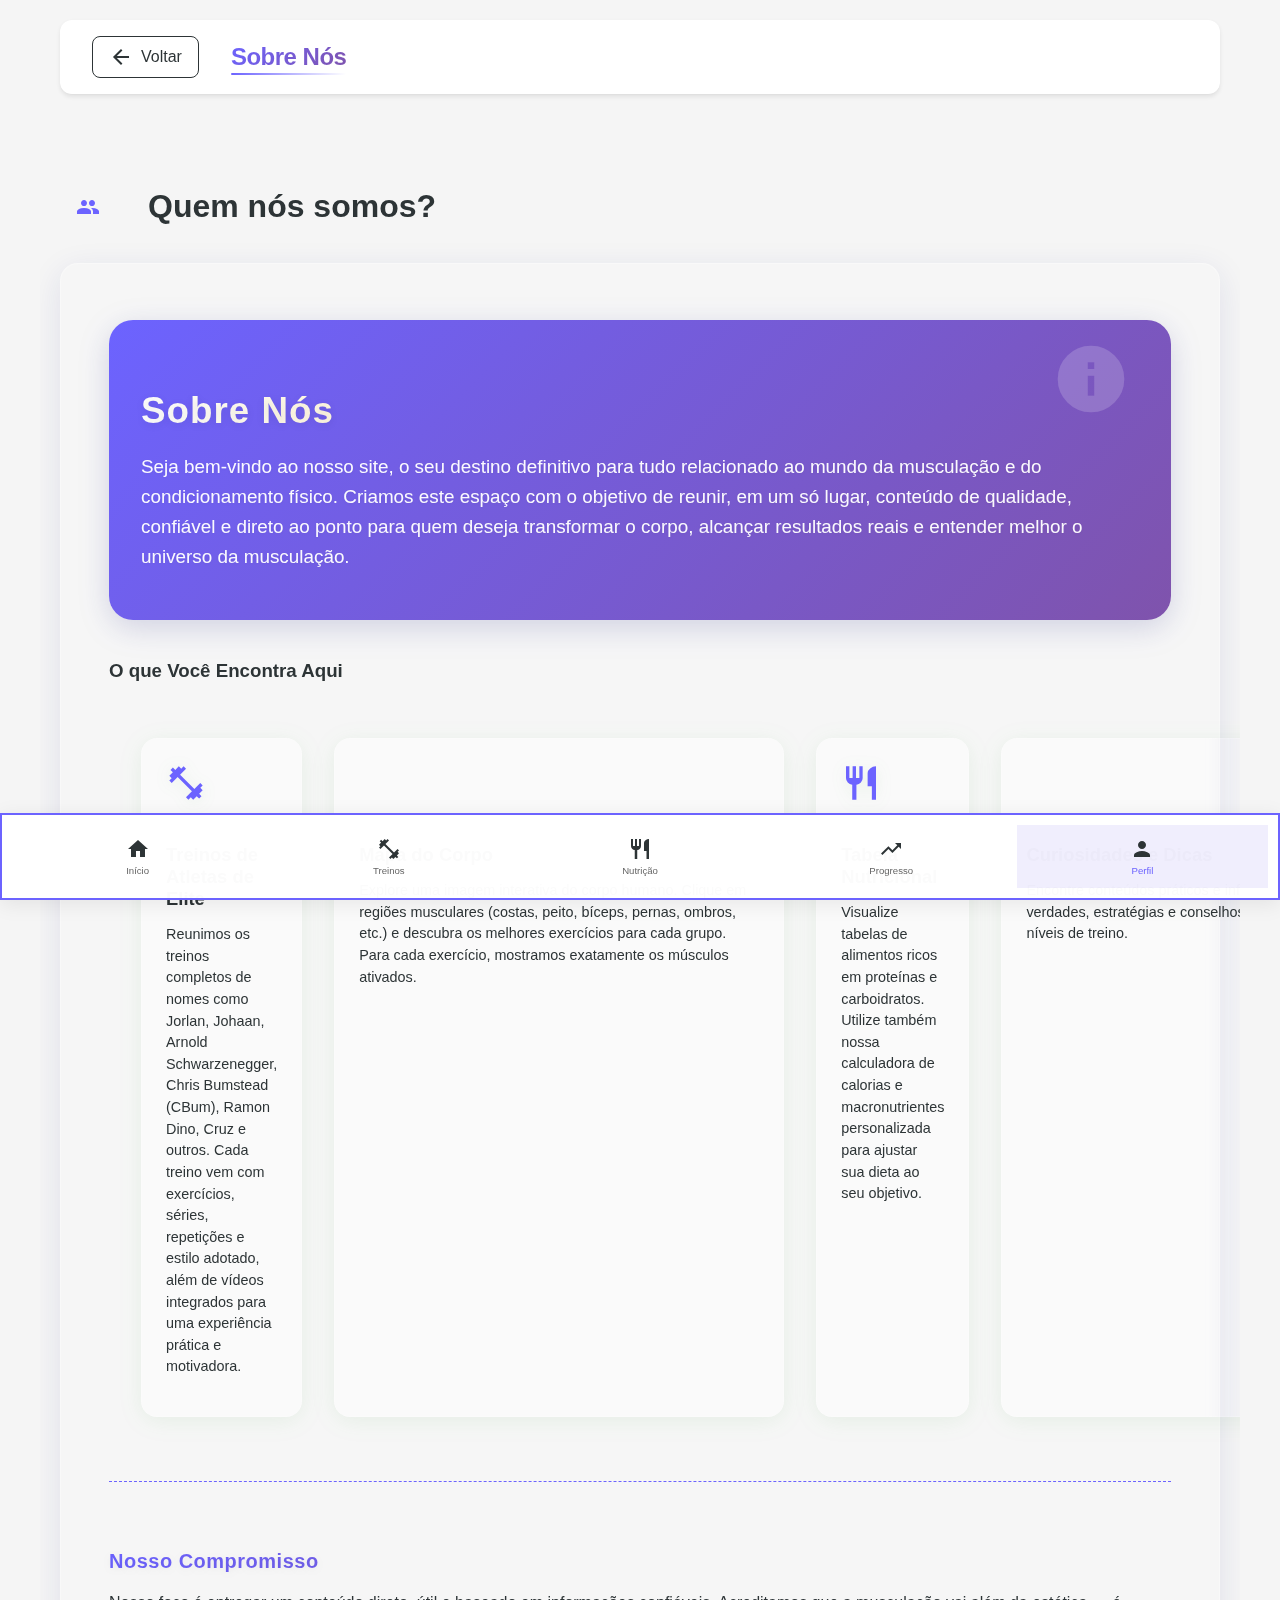
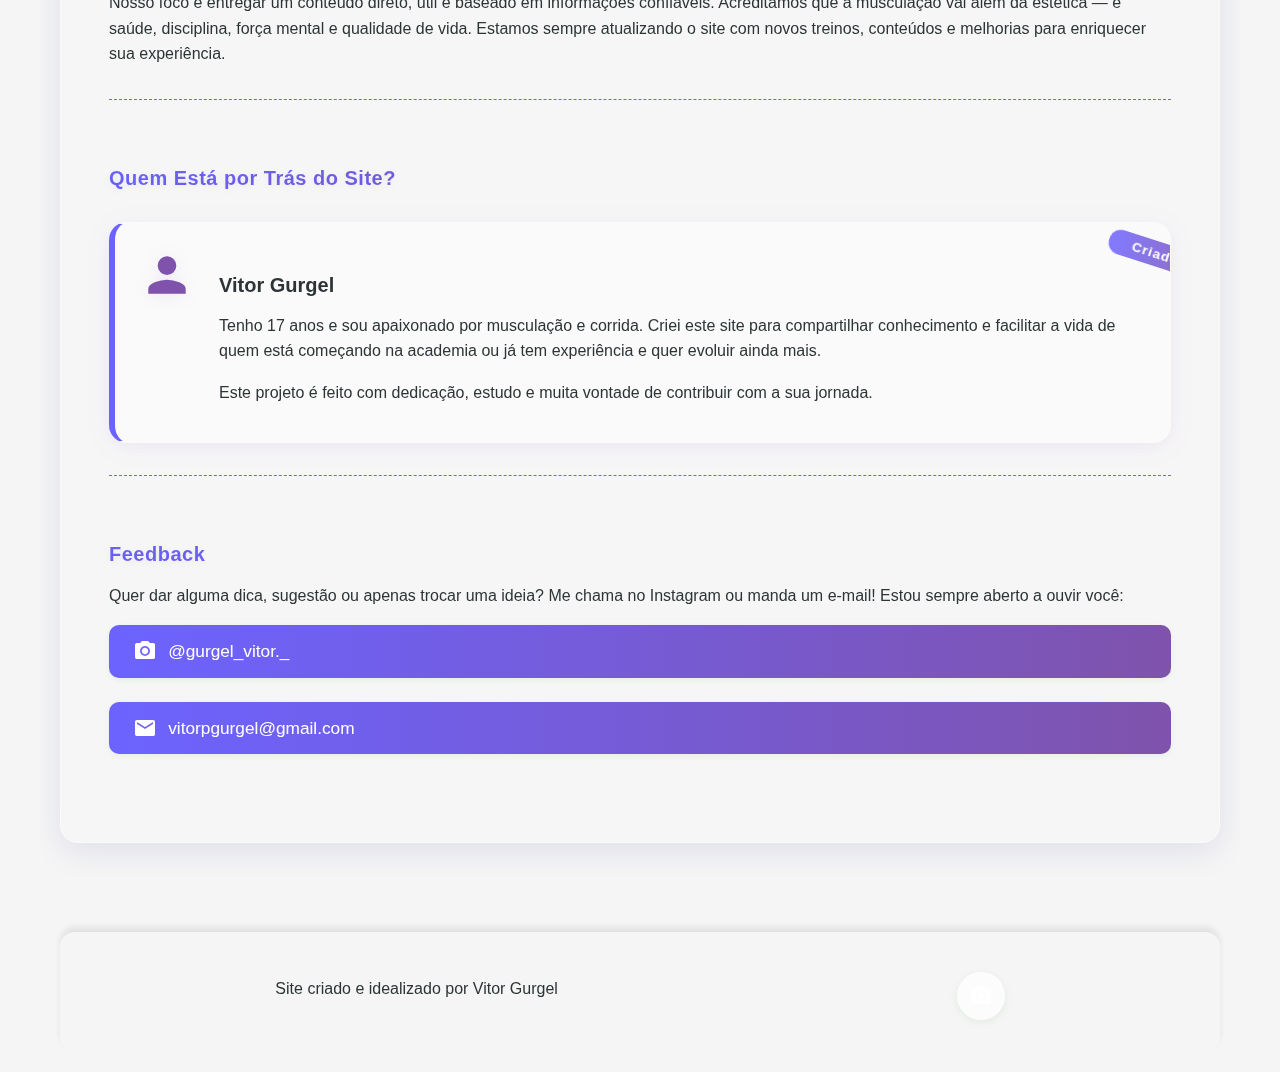
<file: sobrenos.html>
<!DOCTYPE html>
<html lang="pt-BR">
<head>
    <meta charset="UTF-8">
    <meta name="viewport" content="width=device-width, initial-scale=1.0">
    <title>Sobre Nós - Painel de Bem-Estar</title>
    <link rel="stylesheet" href="assets/dashboard.css">
    <link href="https://fonts.googleapis.com/icon?family=Material+Icons" rel="stylesheet">
    <link href="https://fonts.googleapis.com/css2?family=Inter:wght@400;500;600;700&display=swap" rel="stylesheet">
    <meta name="description" content="Conheça nossa missão e quem está por trás do Painel de Bem-Estar">
    <style>
        .page-title-card .title-text h1 {
            color: #2d3436 !important;
            font-weight: 700;
            text-shadow: none;
        }

        [data-theme="dark"] .card-page-title-card .title-text h1 {
            color: pink !important;
            font-weight: 700;
            text-shadow: none;
        }
    </style>
</head>
<!-- Google tag (gtag.js) -->
<script async src="https://www.googletagmanager.com/gtag/js?id=G-6H0W5V50NE"></script>
<script>
  window.dataLayer = window.dataLayer || [];
  function gtag(){dataLayer.push(arguments);}
  gtag('js', new Date());

  gtag('config', 'G-6H0W5V50NE');
</script>
<body>
    <div class="dashboard-container">
        <header class="dashboard-header">
            <div class="header-start">
                <a href="index.html" class="back-button">
                    <i class="material-icons">arrow_back</i>
                    <span>Voltar</span>
                </a>
                <h1>Sobre Nós</h1>
            </div>
            <div class="header-end">
                <button id="theme-toggle" class="theme-switcher" aria-label="Alternar tema">
                    <i class="material-icons">dark_mode</i>
                </button>
            </div>
        </header>

        <main class="dashboard-main">
            <section class="card-page-title-card">
                <div class="title-container">
                    <i class="material-icons title-icon">groups</i>
                    <h1>Quem nós somos?</h1>
                </div>
            </section>

            <section class="card content-card">
                <div class="about-content">
                    <div class="about-section">
                        <h2>Sobre Nós</h2>
                        <p>
                            Seja bem-vindo ao nosso site, o seu destino definitivo para tudo relacionado ao mundo da musculação e do condicionamento físico. Criamos este espaço com o objetivo de reunir, em um só lugar, conteúdo de qualidade, confiável e direto ao ponto para quem deseja transformar o corpo, alcançar resultados reais e entender melhor o universo da musculação.
                        </p>
                    </div>

                    <div class="features-section">
                        <h3>O que Você Encontra Aqui</h3>
                        <div class="features-grid">
                            <div class="feature-card">
                                <i class="material-icons">fitness_center</i>
                                <h4>Treinos de Atletas de Elite</h4>
                                <p>Reunimos os treinos completos de nomes como Jorlan, Johaan, Arnold Schwarzenegger, Chris Bumstead (CBum), Ramon Dino, Cruz e outros. Cada treino vem com exercícios, séries, repetições e estilo adotado, além de vídeos integrados para uma experiência prática e motivadora.</p>
                            </div>
                            <div class="feature-card">
                                <i class="material-icons">psychology</i>
                                <h4>Mapa do Corpo</h4>
                                <p>Explore uma imagem interativa do corpo humano. Clique em regiões musculares (costas, peito, bíceps, pernas, ombros, etc.) e descubra os melhores exercícios para cada grupo. Para cada exercício, mostramos exatamente os músculos ativados.</p>
                            </div>
                            <div class="feature-card">
                                <i class="material-icons">restaurant</i>
                                <h4>Tabela Nutricional</h4>
                                <p>Visualize tabelas de alimentos ricos em proteínas e carboidratos. Utilize também nossa calculadora de calorias e macronutrientes personalizada para ajustar sua dieta ao seu objetivo.</p>
                            </div>
                            <div class="feature-card">
                                <i class="material-icons">lightbulb</i>
                                <h4>Curiosidades e Dicas</h4>
                                <p>Encontre conteúdos práticos e informativos, com mitos, verdades, estratégias e conselhos úteis para todos os níveis de treino.</p>
                            </div>
                        </div>
                    </div>

                    <div class="about-section">
                        <h3>Nosso Compromisso</h3>
                        <p>
                            Nosso foco é entregar um conteúdo direto, útil e baseado em informações confiáveis. Acreditamos que a musculação vai além da estética — é saúde, disciplina, força mental e qualidade de vida. Estamos sempre atualizando o site com novos treinos, conteúdos e melhorias para enriquecer sua experiência.
                        </p>
                    </div>

                    <div class="about-section">
                        <h3>Quem Está por Trás do Site?</h3>
                        <div class="creator-card">
                            <i class="material-icons">person</i>
                            <div class="creator-info">
                                <h4>Vitor Gurgel</h4>
                                <p>Tenho 17 anos e sou apaixonado por musculação e corrida. Criei este site para compartilhar conhecimento e facilitar a vida de quem está começando na academia ou já tem experiência e quer evoluir ainda mais.</p>
                                <p>Este projeto é feito com dedicação, estudo e muita vontade de contribuir com a sua jornada.</p>
                            </div>
                        </div>
                    </div>

                    <div class="about-section">
                        <h3>Feedback</h3>
                        <p>Quer dar alguma dica, sugestão ou apenas trocar uma ideia? Me chama no Instagram ou manda um e-mail! Estou sempre aberto a ouvir você:</p>
                        <div class="contact-links">
                            <a href="https://www.instagram.com/gurgel_vitor._/" target="_blank" class="contact-link">
                                <i class="material-icons">photo_camera</i>
                                <span>@gurgel_vitor._</span>
                            </a>
                            <a href="mailto:vitorpgurgel@gmail.com" class="contact-link">
                                <i class="material-icons">email</i>
                                <span>vitorpgurgel@gmail.com</span>
                            </a>
                        </div>
                    </div>
                </div>
            </section>
        </main>

        <footer class="dashboard-footer">
            <div class="footer-content">
                <p>Site criado e idealizado por Vitor Gurgel</p>
                <div class="social-links">
                    <a href="https://www.instagram.com/gurgel_vitor._/" class="social-link" aria-label="Instagram" target="_blank">
                        <i class="material-icons">photo_camera</i>
                    </a>
                </div>
            </div>
        </footer>
    </div>
    
    <nav class="bottom-nav" role="navigation" aria-label="Navegação principal">
        <button class="nav-item" data-page="home" aria-label="Início">
            <i class="material-icons">home</i>
            <span class="nav-label">Início</span>
        </button>
        <button class="nav-item" data-page="workout" aria-label="Treinos">
            <i class="material-icons">fitness_center</i>
            <span class="nav-label">Treinos</span>
        </button>
        <button class="nav-item" data-page="nutrition" aria-label="Nutrição">
            <i class="material-icons">restaurant</i>
            <span class="nav-label">Nutrição</span>
        </button>
        <button class="nav-item" data-page="progress" aria-label="Progresso">
            <i class="material-icons">trending_up</i>
            <span class="nav-label">Progresso</span>
        </button>
        <button class="nav-item active" data-page="profile" aria-label="Perfil">
            <i class="material-icons">person</i>
            <span class="nav-label">Perfil</span>
        </button>
    </nav>
    
    <script src="assets/dashboard.js"></script>
</body>
</html>
</file>
<file: assets/dashboard.css>
/* dashboard.css */
:root {
    --bg-color: #f8f9fa;
    --card-bg-color: #ffffff;
    --text-color: #2d3436;
    --header-bg-start: #6c5ce7;
    --header-bg-end: #a363d5;
    --primary-color: #6c5ce7;
    --secondary-color: #a363d5;
    --accent-color: #6c5ce7;
    --shadow-color: rgba(0, 0, 0, 0.08);
    --soft-shadow-color: rgba(0, 0, 0, 0.05);
    --border-color: #e9ecef;
    --icon-color: var(--primary-color);
    --button-text-color: #ffffff;
    --footer-text-color: #6c757d;
    --link-color: var(--primary-color);
    --header-text-color: #ffffff;
    --quote-color: #636e72;
    --stat-label-color: #6c757d;
    --stat-value-color: var(--text-color);
    --input-bg-color: #ffffff;
    --input-border-color: #dee2e6;
    --input-text-color: #2d3436;
    --input-focus-border-color: var(--primary-color);
    --label-color: var(--text-color);
    --button-secondary-bg-color: var(--secondary-color);
    --theme-switcher-bg-color: rgba(255, 255, 255, 0.15);
    --theme-switcher-hover-bg-color: rgba(255, 255, 255, 0.25);
    
    /* Navigation variables */
    --space-sm: 16px;
    --radius-pill: 50px;
    --nav-bg-color: rgba(255, 255, 255, 0.98);
    --nav-shadow: 0 4px 20px rgba(0, 0, 0, 0.08);
    --nav-item-active-bg: var(--primary-color);
    --nav-item-hover-bg: rgba(108, 92, 231, 0.1);
}

/* Regras para garantir que elementos do header sejam sempre brancos */
.universal-header,
.universal-header *,
.universal-header .header-main-title,
.universal-header .header-page-desc,
.universal-header .header-control-btn,
.universal-header .header-control-btn i,
.universal-header .header-nav-btn,
.universal-header .header-icon-desc,
.universal-header .header-page-icon,
.universal-header .theme-color-main-btn,
.universal-header .theme-color-main-btn i,
.universal-header .theme-toggle,
.universal-header .theme-toggle i {
    color: #ffffff !important;
}

/* Garantir que ícones do Material Icons no header sejam brancos */
.universal-header .material-icons {
    color: #ffffff !important;
}

/* Garantir que texto e elementos dentro do header sejam brancos */
.universal-header h1,
.universal-header h2,
.universal-header h3,
.universal-header h4,
.universal-header h5,
.universal-header h6,
.universal-header p,
.universal-header span,
.universal-header a,
.universal-header button,
.universal-header label {
    color: #ffffff !important;
}

/* Garantir que botões e controles no header tenham texto branco */
.universal-header .header-control-btn,
.universal-header .theme-color-main-btn,
.universal-header .theme-toggle {
    color: #ffffff !important;
}

.universal-header .header-control-btn i,
.universal-header .theme-color-main-btn i,
.universal-header .theme-toggle i {
    color: #ffffff !important;
}

/* Garantir que elementos de navegação no header sejam brancos */
.universal-header .header-nav-btn {
    color: #ffffff !important;
}

.universal-header .header-nav-btn:hover {
    color: #ffffff !important;
}

/* Garantir que descrições e ícones de página sejam brancos */
.universal-header .header-page-desc,
.universal-header .header-page-icon {
    color: #ffffff !important;
}

/* Garantir que o título principal seja branco */
.universal-header .header-main-title {
    color: #ffffff !important;
}

.universal-header .header-main-title::after {
    background: #ffffff !important;
}

/* Garantir que elementos de decoração sejam brancos (com opacidade) */
.universal-header .header-decoration-icon {
    color: rgba(255, 255, 255, 0.1) !important;
}

/* Paletas de cores adicionais - deve vir logo após o :root */
:root[data-theme-color="default"] {
    --primary-color: #6c63ff;
    --secondary-color: #7f53ac;
    --accent-color: #7f53ac;
    --header-bg-start: #6c63ff;
    --header-bg-end: #7f53ac;
    --button-text-color: #fff;
    --nav-item-active-bg: #6c63ff;
    --bg-color: #f8f9fa;
    --card-bg-color: #fff;
    --text-color: #2d3436;
    --shadow-color: rgba(0,0,0,0.08);
    --nav-bg-color: rgba(255, 255, 255, 0.98);
}
:root[data-theme-color="green"] {
    --primary-color: #43a047;
    --secondary-color: #388e3c;
    --accent-color: #388e3c;
    --header-bg-start: #43a047;
    --header-bg-end: #388e3c;
    --button-text-color: #fff;
    --nav-item-active-bg: #43a047;
    --bg-color: white;
    --card-bg-color: white;
    --text-color: #1b2b1b;
    --shadow-color: rgba(67,160,71,0.08);
    --nav-bg-color: #e8f5e9;
}
:root[data-theme-color="gray"] {
    --primary-color: #757575;
    --secondary-color: #424242;
    --accent-color: #424242;
    --header-bg-start: #757575;
    --header-bg-end: #424242;
    --button-text-color: #fff;
    --nav-item-active-bg: #757575;
    --bg-color: white;
    --card-bg-color: whitef;
    --text-color: #232323;
    --shadow-color: rgba(117,117,117,0.08);
    --nav-bg-color: #f5f5f5;
}
:root[data-theme-color="yellow"] {
    --primary-color: #fbc02d;
    --secondary-color: #f9a825;
    --accent-color: #f9a825;
    --header-bg-start: #fbc02d;
    --header-bg-end: #f9a825;
    --button-text-color: #333;
    --nav-item-active-bg: #fbc02d;
    --bg-color: white;
    --card-bg-color: white;
    --text-color: #3d2f00;
    --shadow-color: rgba(251,192,45,0.08);
    --nav-bg-color: #fffde7;
}
:root[data-theme-color="orange"] {
    --primary-color: #fb8c00;
    --secondary-color: #ef6c00;
    --accent-color: #ef6c00;
    --header-bg-start: #fb8c00;
    --header-bg-end: #ef6c00;
    --button-text-color: #fff;
    --nav-item-active-bg: #fb8c00;
    --bg-color: white;
    --card-bg-color: white;
    --text-color: #3d2f00;
    --shadow-color: rgba(251,140,0,0.08);
    --nav-bg-color: #fff3e0;
}
:root[data-theme-color="pink"] {
    --primary-color: #e040fb;
    --secondary-color: #ad1457;
    --accent-color: #ad1457;
    --header-bg-start: #e040fb;
    --header-bg-end: #ad1457;
    --button-text-color: #fff;
    --nav-item-active-bg: #e040fb;
    --bg-color: white;
    --card-bg-color: white;
    --text-color: #3d003d;
    --shadow-color: rgba(224,64,251,0.08);
    --nav-bg-color: #fff0fa;
}

[data-theme="dark"][data-theme-color="default"] {
    --primary-color: #686de0;
    --secondary-color: #4834d4;
    --accent-color: #686de0;
    --header-bg-start: #4834d4;
    --header-bg-end: #686de0;
    --button-text-color: #fff;
    --nav-item-active-bg: #686de0;
    --bg-color: #181a1b;
    --card-bg-color: #181a1b;
    --text-color: #e9ecef;
    --shadow-color: rgba(0,0,0,0.3);
    --nav-bg-color: #23242a;
}
[data-theme="dark"][data-theme-color="green"] {
    --primary-color: #43a047;
    --secondary-color: #388e3c;
    --accent-color: #43a047;
    --header-bg-start: #388e3c;
    --header-bg-end: #43a047;
    --button-text-color: #fff;
    --nav-item-active-bg: #43a047;
    --bg-color: #181a1b;
    --card-bg-color: #181a1b;
    --text-color: #e0f2e9;
    --shadow-color: rgba(67,160,71,0.18);
    --nav-bg-color: #1e2d22;
}

[data-theme="dark"][data-theme-color="gray"] {
    --primary-color: #bdbdbd;
    --secondary-color: #757575;
    --accent-color: #bdbdbd;
    --header-bg-start: #757575;
    --header-bg-end: #bdbdbd;
    --button-text-color: #222;
    --nav-item-active-bg: #bdbdbd;
    --bg-color: #181818;
    --card-bg-color: #181a1b;
    --text-color: #f5f5f5;
    --shadow-color: rgba(117,117,117,0.18);
    --nav-bg-color: #232323;
}
[data-theme="dark"][data-theme-color="yellow"] {
    --primary-color: #ffe082;
    --secondary-color: #fbc02d;
    --accent-color: #ffe082;
    --header-bg-start: #fbc02d;
    --header-bg-end: #ffe082;
    --button-text-color: #222;
    --nav-item-active-bg: #ffe082;
    --bg-color: #181a1b;
    --card-bg-color: #181a1b;
    --text-color: #fffde7;
    --shadow-color: rgba(251,192,45,0.18);
    --nav-bg-color: #3d3700;
}
[data-theme="dark"][data-theme-color="orange"] {
    --primary-color: #ffb74d;
    --secondary-color: #fb8c00;
    --accent-color: #ffb74d;
    --header-bg-start: #fb8c00;
    --header-bg-end: #ffb74d;
    --button-text-color: #222;
    --nav-item-active-bg: #ffb74d;
    --bg-color: #181a1b;
    --card-bg-color: #181a1b;
    --text-color: #fff3e0;
    --shadow-color: rgba(251,140,0,0.18);
    --nav-bg-color: #3d2f00;
}
[data-theme="dark"][data-theme-color="pink"] {
    --primary-color: #ea80fc;
    --secondary-color: #ad1457;
    --accent-color: #ea80fc;
    --header-bg-start: #ad1457;
    --header-bg-end: #ea80fc;
    --button-text-color: #fff;
    --nav-item-active-bg: #ea80fc;
    --bg-color: #181a1b;
    --card-bg-color: #181a1b;
    --text-color: #fff0fa;
    --shadow-color: rgba(224,64,251,0.18);
    --nav-bg-color: #3d003d;
}

body, html {
    font-family: 'Montserrat', Arial, sans-serif;
}

.dashboard-header,
.dashboard-footer,
.card,
button,
input,
select,
label,
h1, h2, h3, h4, h5, h6,
p, a, li, th, td, .material-icons {
    font-family: 'Montserrat', Arial, sans-serif;
}

body {
    margin: 0;
    background-color: var(--bg-color);
    color: var(--text-color);
    display: flex;
    justify-content: center;
    align-items: flex-start;
    min-height: 100vh;
    font-size: 16px;
    transition: background-color 0.3s ease, color 0.3s ease;
    padding: 0 32px 0 32px;
    padding-top: 20px;
    padding-bottom: calc(80px + var(--space-sm));
}

.dashboard-container {
    width: 100%;
    max-width: 1200px;
    margin: 0 auto;
    padding: 0 24px;
    box-sizing: border-box;
    overflow: hidden;
}

.dashboard-main {
    width: 100%;
    flex: 1;
    padding: 24px 0;
    position: relative;
}

.dashboard-header {
    display: flex;
    justify-content: space-between;
    align-items: center;
    padding: 1rem 2rem;
    background: var(--card-bg-color);
    border-radius: 12px;
    margin-bottom: 2rem;
    box-shadow: 0 2px 8px var(--shadow-color);
    position: relative;
    width: 100%;
    box-sizing: border-box;
}

.header-start {
    display: flex;
    align-items: center;
    gap: 1rem;
    flex: 1;
}

.header-end {
    display: flex;
    align-items: center;
    gap: 0.7rem;
    position: relative;
    margin-left: auto;
    min-width: 100px;
    justify-content: flex-end;
}

.theme-color-dropdown {
    position: relative;
    z-index: 9999;
}

.theme-color-main-btn {
    margin-left: 0;
}

.theme-color-picker {
    position: absolute;
    top: 100%;
    left: 0;
    background-color: var(--card-background);
    border: 1px solid var(--border-color);
    border-radius: 8px;
    padding: 0.5rem;
    display: grid;
    grid-template-columns: repeat(3, 1fr);
    gap: 0.5rem;
    z-index: 1000;
    box-shadow: 0 2px 10px var(--shadow-color);
}

/* Garantir que o menu apareça acima se não couber abaixo */
.theme-color-dropdown {
    position: relative;
    z-index: 9999;
}

/* Ajuste para telas menores */
@media (max-width: 600px) {
    .theme-color-picker {
        right: auto;
        left: 0;
        transform-origin: top left;
        min-width: 100px;
    }
}

@keyframes fadeIn {
    from {
        opacity: 0;
        transform: translateY(-10px);
    }
    to {
        opacity: 1;
        transform: translateY(0);
    }
}

@keyframes slideIn {
    from {
        width: 0;
        opacity: 0;
    }
    to {
        width: 100%;
        opacity: 1;
    }
}

.header-start h1 {
    font-size: 1.8rem;
    font-weight: 700;
    color: var(--text-color);
    margin: 0;
    padding: 0;
    letter-spacing: -0.5px;
    position: relative;
    display: inline-block;
    text-transform: capitalize;
    background: linear-gradient(135deg, var(--primary-color), var(--accent-color));
    -webkit-background-clip: text;
    -webkit-text-fill-color: transparent;
    background-clip: text;
    text-fill-color: transparent;
    animation: fadeIn 0.5s ease-out;
}

.header-start h1::after {
    content: '';
    position: absolute;
    bottom: -4px;
    left: 0;
    width: 100%;
    height: 2px;
    background: linear-gradient(90deg, var(--primary-color), transparent);
    border-radius: 2px;
    animation: slideIn 0.5s ease-out;
}

[data-theme="dark"] .header-start h1 {
    background: linear-gradient(135deg, var(--accent-color), var(--primary-color));
    -webkit-background-clip: text;
    -webkit-text-fill-color: transparent;
    background-clip: text;
    text-fill-color: transparent;
}

[data-theme="dark"] .header-start h1::after {
    background: linear-gradient(90deg, var(--accent-color), transparent);
}

.quote-container {
    display: flex;
    align-items: center;
    gap: 16px;
    padding: 20px;
}

.quote-icon {
    font-size: 2.5em;
    color: var(--primary-color);
    opacity: 0.5;
}

.features-grid {
    display: grid;
    grid-template-columns: repeat(auto-fit, minmax(250px, 1fr));
    gap: 24px;
    width: 100%;
    padding: 24px;
    box-sizing: border-box;
}

.feature-item {
    background: var(--card-bg-color);
    border-radius: 16px;
    padding: 24px;
    box-shadow: 0 4px 12px var(--shadow-color);
    transition: transform 0.3s ease, box-shadow 0.3s ease;
    display: flex;
    flex-direction: column;
    align-items: center;
    text-align: center;
    width: 100%;
    box-sizing: border-box;
    overflow: hidden;
}

.feature-item:hover {
    transform: translateY(-5px);
    box-shadow: 0 8px 16px rgba(0, 0, 0, 0.1);
}

.feature-item i {
    font-size: 1.5rem;
    margin-right: 12px;
    color: var(--primary-color);
    transition: transform 0.3s ease, color 0.3s ease;
}

.feature-item:hover i {
    transform: scale(1.1);
    color: var(--accent-color);
}

.feature-item h3 {
    font-size: 1.25rem;
    margin: 0 0 12px;
    color: var(--text-color);
}

.feature-item p {
    font-size: 1rem;
    color: var(--text-color);
    margin: 0;
    line-height: 1.5;
}

/* Ajustes responsivos para feature items */
@media (min-width: 1200px) {
    .features-grid {
        grid-template-columns: repeat(4, 1fr);
        gap: 32px;
        padding: 32px;
    }

    .feature-item {
        padding: 32px;
    }

    .feature-item h3 {
        font-size: 1.5rem;
    }

    .feature-item p {
        font-size: 1.1rem;
    }

    .feature-item i {
        font-size: 1.5rem;
    }
}

@media (max-width: 1199px) {
    .features-grid {
        grid-template-columns: repeat(3, 1fr);
        gap: 24px;
        padding: 24px;
    }

    .feature-item {
        padding: 24px;
    }

    .feature-item i {
        font-size: 1.4rem;
    }
}

@media (max-width: 767px) {
    .features-grid {
        grid-template-columns: repeat(2, 1fr);
        gap: 16px;
        padding: 16px;
    }

    .feature-item {
        padding: 20px;
    }

    .feature-item h3 {
        font-size: 1.1rem;
    }

    .feature-item p {
        font-size: 0.9rem;
    }

    .feature-item i {
        font-size: 1.3rem;
    }
}

@media (max-width: 480px) {
    .features-grid {
        grid-template-columns: 1fr;
        gap: 16px;
        padding: 12px;
    }

    .feature-item {
        padding: 16px;
    }

    .feature-item i {
        font-size: 1.2rem;
    }

    .feature-item h3 {
        font-size: 1rem;
        margin-bottom: 8px;
    }

    .feature-item p {
        font-size: 0.85rem;
    }
}

/* Ajustes para o container principal */
.dashboard-container {
    width: 100%;
    max-width: 1200px;
    margin: 0 auto;
    padding: 0 24px;
    box-sizing: border-box;
    overflow: hidden;
}

@media (min-width: 1200px) {
    .dashboard-container {
        max-width: 1400px;
        padding: 0 32px;
    }
}

@media (max-width: 767px) {
    .dashboard-container {
        padding: 0 16px;
    }
}

@media (max-width: 480px) {
    .dashboard-container {
        padding: 0 12px;
    }
}

.cta-button {
    display: flex;
    align-items: center;
    gap: 12px;
    padding: 14px 24px;
    background: linear-gradient(135deg, var(--primary-color), var(--secondary-color));
    color: var(--button-text-color);
    text-decoration: none;
    border-radius: 12px;
    font-weight: 500;
    transition: all 0.3s ease;
    border: none;
    cursor: pointer;
    position: relative;
    overflow: hidden;
    box-shadow: 0 4px 12px rgba(108, 92, 231, 0.2);
}

.cta-button i {
    font-size: 1.4em;
    color: var(--button-text-color);
}

.button-text {
    font-size: 1.1em;
}

.cta-button::before {
    content: '';
    position: absolute;
    top: 0;
    left: 0;
    right: 0;
    bottom: 0;
    background: linear-gradient(45deg, rgba(255,255,255,0.1) 0%, rgba(255,255,255,0) 100%);
    opacity: 0;
    transition: opacity 0.3s ease;
}

.cta-button:hover {
    transform: translateY(-2px);
    box-shadow: 0 6px 16px rgba(108, 92, 231, 0.3);
}

.cta-button:hover::before {
    opacity: 1;
}

.dashboard-footer {
    background: linear-gradient(135deg, rgba(255,255,255,0.85) 60%, var(--primary-color) 100%);
    backdrop-filter: blur(8px) saturate(1.2);
    border-radius: 32px 32px 0 0;
    box-shadow: 0 -8px 32px 0 rgba(31, 38, 135, 0.10);
    margin-top: 3.5rem;
    padding: 2.5rem 0 1.2rem 0;
    position: relative;
    overflow: hidden;
    animation: fadeInScaleUp 0.8s;
}
.dashboard-footer::before {
    content: '';
    position: absolute;
    top: -24px;
    left: 50%;
    transform: translateX(-50%);
    width: 120px;
    height: 6px;
    background: linear-gradient(90deg, var(--primary-color), var(--accent-color, #7f53ac));
    border-radius: 8px;
    opacity: 0.18;
    z-index: 1;
}
.footer-content {
    display: flex;
    justify-content: space-between;
    align-items: flex-start;
    gap: 2.5rem;
    max-width: 1100px;
    margin: 0 auto;
    padding: 0 2rem;
    position: relative;
    z-index: 2;
}
.footer-section {
    flex: 1;
    min-width: 180px;
}
.footer-section h3 {
    color: var(--primary-color);
    font-size: 1.15rem;
    margin-bottom: 1.2rem;
    letter-spacing: 1px;
    font-weight: 700;
}
.footer-section ul {
    list-style: none;
    padding: 0;
    margin: 0;
}
.footer-section ul li {
    margin-bottom: 0.7rem;
    display: flex;
    align-items: center;
    gap: 0.5rem;
    transition: background 0.2s, color 0.2s;
}
.footer-section ul li:hover {
    background: rgba(33, 33, 33, 0.12);
    color: #222 !important;
    border-radius: 6px;
}
.footer-section ul li:hover a {
    color: #222 !important;
}
.footer-section ul li a {
    color: var(--text-color);
    text-decoration: none;
    font-weight: 500;
    font-size: 1.05rem;
    padding: 0.2rem 0.5rem;
    border-radius: 6px;
    transition: background 0.2s, color 0.2s, transform 0.15s;
    display: flex;
    align-items: center;
    gap: 0.4rem;
}
.footer-section ul li a:hover {
    background: linear-gradient(90deg, var(--primary-color), var(--accent-color, #7f53ac) 80%);
    color: #fff;
    transform: translateX(4px) scale(1.04);
}
.social-links {
    display: flex;
    gap: 1.2rem;
    margin-top: 0.5rem;
}
.social-link {
    font-size: 2.1rem;
    color: var(--primary-color);
    background: rgba(255,255,255,0.7);
    border-radius: 50%;
    width: 48px;
    height: 48px;
    display: flex;
    align-items: center;
    justify-content: center;
    box-shadow: 0 2px 8px rgba(67,160,71,0.10);
    transition: background 0.2s, color 0.2s, transform 0.18s, box-shadow 0.2s;
    position: relative;
}
.social-link:hover {
    background: linear-gradient(135deg, var(--primary-color), var(--accent-color, #7f53ac));
    color: #fff;
    transform: scale(1.12) rotate(-8deg);
    box-shadow: 0 4px 16px rgba(67,160,71,0.18);
}
.footer-bottom {
    border-top: 1.5px dashed var(--primary-color);
    margin-top: 2.2rem;
    padding-top: 1.2rem;
    text-align: center;
    color: var(--text-color-light);
    font-size: 1.05rem;
    letter-spacing: 0.5px;
    opacity: 0.92;
    z-index: 2;
    position: relative;
}

/* Animação de entrada */
@keyframes fadeInScaleUp {
    from {
        opacity: 0;
        transform: scale(0.97) translateY(24px);
    }
    to {
        opacity: 1;
        transform: scale(1) translateY(0);
    }
}

/* Responsividade do footer */
@media (max-width: 900px) {
    .footer-content {
        flex-direction: column;
        align-items: center;
        gap: 1.5rem;
        padding: 0 1rem;
    }
    .dashboard-footer {
        padding: 2rem 0 1rem 0;
    }
}
@media (max-width: 600px) {
    .dashboard-footer {
        border-radius: 18px 18px 0 0;
        padding: 1.2rem 0 0.7rem 0;
    }
    .footer-content {
        padding: 0 0.5rem;
        gap: 1rem;
    }
    .footer-section h3 {
        font-size: 1rem;
    }
    .footer-section ul li a {
        font-size: 0.98rem;
    }
    .social-link {
        font-size: 1.5rem;
        width: 38px;
        height: 38px;
    }
    .footer-bottom {
        font-size: 0.95rem;
        padding-top: 0.7rem;
    }
}
/* --- Fim da modernização do Footer --- */

@keyframes fadeInScaleUp {
    from {
        opacity: 0;
        transform: scale(0.95);
    }
    to {
        opacity: 1;
        transform: scale(1);
    }
}

@keyframes slideInFromLeft {
    from {
        opacity: 0;
        transform: translateX(-20px);
    }
    to {
        opacity: 1;
        transform: translateX(0);
    }
}

@keyframes popIn {
    from {
        opacity: 0;
        transform: scale(0.9);
    }
    to {
        opacity: 1;
        transform: scale(1);
    }
}

@media (max-width: 768px) {
    .features-grid {
        grid-template-columns: 1fr;
    }

    .footer-content {
        flex-direction: column;
        gap: 16px;
        text-align: center;
    }

    .nav-label {
        display: none;
    }

    .nav-item {
        padding: 8px;
    }
}

@media (max-width: 480px) {
    .dashboard-header {
        padding: 20px;
    }

    .dashboard-header h1 {
        font-size: 1.5em;
    }

    .quote-container {
        padding: 15px;
    }

    .feature-item {
        padding: 15px;
    }
}

/* Add these new styles after the existing styles */

.back-button {
    display: inline-flex;
    align-items: center;
    gap: 8px;
    padding: 8px 16px;
    background-color: transparent;
    border: 1px solid var(--header-text-color);
    border-radius: 8px;
    color: var(--header-text-color);
    text-decoration: none;
    transition: all 0.3s ease;
    margin-right: 16px;
}

.back-button:hover {
    background-color: rgba(255, 255, 255, 0.1);
    transform: translateX(-2px);
}

.back-button .material-icons {
    color: var(--header-text-color) !important;
    font-size: 24px;
}

[data-theme="dark"] .back-button .material-icons {
    color: var(--header-text-color) !important;
}

.title-container {
    display: flex;
    align-items: center;
    gap: 16px;
    margin-bottom: 12px;
}

.title-icon {
    font-size: 2.5em;
    color: var(--primary-color);
}

.subtitle {
    color: var(--text-color);
    opacity: 0.8;
    font-size: 1.1em;
    margin: 0;
}

.muscle-groups-grid {
    display: grid;
    grid-template-columns: repeat(auto-fit, minmax(200px, 1fr));
    gap: 16px;
    margin-top: 24px;
}

.muscle-group-card {
    display: flex;
    flex-direction: column;
    align-items: center;
    gap: 12px;
    padding: 24px;
    background: var(--card-bg-color);
    border: 1px solid var(--border-color);
    border-radius: 12px;
    text-decoration: none;
    color: var(--text-color);
    transition: transform 0.3s ease, box-shadow 0.3s ease;
}

.muscle-group-card:hover {
    transform: translateY(-5px) scale(1.02);
    box-shadow: 0 8px 16px rgba(0, 0, 0, 0.1);
}

.muscle-group-card i {
    font-size: 2em;
    color: var(--primary-color);
}

.muscle-group-card span {
    font-size: 1.2em;
    font-weight: 500;
}

.info-container {
    display: flex;
    flex-direction: column;
    gap: 24px;
}

.athletes-section {
    margin-top: 24px;
}

.athletes-grid {
    display: grid;
    grid-template-columns: repeat(auto-fit, minmax(250px, 1fr));
    gap: 20px;
    margin-top: 20px;
}

.athlete-card {
    display: flex;
    flex-direction: column;
    align-items: center;
    text-align: center;
    padding: 20px;
    background: var(--bg-color);
    border-radius: 12px;
    transition: transform 0.3s ease, box-shadow 0.3s ease;
}

.athlete-card:hover {
    transform: translateY(-5px);
    box-shadow: 0 8px 16px rgba(0, 0, 0, 0.1);
}

.athlete-card i {
    font-size: 2em;
    color: var(--primary-color);
    margin-bottom: 12px;
}

.athlete-card strong {
    font-size: 1.2em;
    color: var(--text-color);
    margin-bottom: 8px;
}

.athlete-card p {
    color: var(--text-color);
    opacity: 0.8;
    margin: 0;
    font-size: 0.95em;
}

.athlete-card img {
    transition: transform 0.3s ease;
}

.athlete-card:hover img {
    transform: scale(1.05);
}

@media (max-width: 768px) {
    .muscle-groups-grid {
        grid-template-columns: repeat(2, 1fr);
    }

    .athletes-grid {
        grid-template-columns: 1fr;
    }

    .back-button span {
        display: none;
    }

    .back-button {
        padding: 8px;
    }
}

@media (max-width: 480px) {
    .muscle-groups-grid {
        grid-template-columns: 1fr;
    }

    .title-container {
        flex-direction: column;
        text-align: center;
        gap: 8px;
    }
}

/* About Page Styles */
.about-content {
    padding: 1rem;
}

.about-section {
    margin-bottom: 2rem;
}

.about-section h2 {
    color: var(--text-primary);
    font-size: 1.5rem;
    margin-bottom: 1rem;
}

.about-section h3 {
    color: var(--text-primary);
    font-size: 1.25rem;
    margin: 1.5rem 0 1rem;
}

.about-section p {
    color: var(--text-secondary);
    line-height: 1.6;
    margin-bottom: 1rem;
}

.features-grid {
    display: grid;
    grid-template-columns: repeat(auto-fit, minmax(250px, 1fr));
    gap: 1.5rem;
    margin: 1.5rem 0;
}

.feature-card {
    background: var(--card-bg);
    border-radius: 12px;
    padding: 1.5rem;
    transition: transform 0.3s ease, box-shadow 0.3s ease;
    border: 1px solid var(--border-color);
}

.feature-card:hover {
    transform: translateY(-5px);
    box-shadow: 0 8px 16px rgba(0, 0, 0, 0.1);
}

.feature-card i {
    font-size: 2rem;
    color: var(--primary-color);
    margin-bottom: 1rem;
}

.feature-card h4 {
    color: var(--text-primary);
    font-size: 1.1rem;
    margin-bottom: 0.75rem;
}

.feature-card p {
    color: var(--text-secondary);
    font-size: 0.9rem;
    line-height: 1.5;
}

.creator-card {
    display: flex;
    align-items: flex-start;
    gap: 1.5rem;
    background: var(--card-bg);
    border-radius: 12px;
    padding: 1.5rem;
    margin: 1rem 0;
    border: 1px solid var(--border-color);
}

.creator-card i {
    font-size: 3rem;
    color: var(--primary-color);
}

.creator-info h4 {
    color: var(--text-primary);
    font-size: 1.25rem;
    margin-bottom: 0.75rem;
}

.creator-info p {
    color: var(--text-secondary);
    line-height: 1.6;
    margin-bottom: 0.75rem;
}

.contact-links {
    display: flex;
    flex-direction: column;
    gap: 1rem;
    margin-top: 1rem;
}

.contact-link {
    display: flex;
    align-items: center;
    gap: 0.75rem;
    color: var(--primary-color);
    text-decoration: none;
    padding: 0.75rem;
    border-radius: 8px;
    background: var(--card-bg);
    transition: background-color 0.3s ease;
    border: 1px solid var(--border-color);
}

.contact-link:hover {
    background: var(--hover-bg);
}

.contact-link i {
    font-size: 1.25rem;
}

.contact-link span {
    font-weight: 500;
}

/* Responsive adjustments for about page */
@media (max-width: 768px) {
    .features-grid {
        grid-template-columns: 1fr;
    }

    .creator-card {
        flex-direction: column;
    align-items: center;
        text-align: center;
    }

    .creator-card i {
        margin-bottom: 1rem;
    }
}

/* Workout Page Styles */
.workout-content {
    padding: 1.5rem;
}

.workout-intro {
    margin-bottom: 2rem;
    text-align: center;
}

.workout-intro p {
    color: var(--text-secondary);
    font-size: 1.1rem;
    line-height: 1.6;
    max-width: 800px;
    margin: 0 auto;
}

.muscle-groups-grid {
    display: grid;
    grid-template-columns: repeat(auto-fit, minmax(250px, 1fr));
    gap: 1.5rem;
    margin: 2rem 0;
}

.muscle-group-card {
    background: var(--card-bg);
    border-radius: 12px;
    padding: 2rem;
    text-align: center;
    text-decoration: none;
    color: var(--text-primary);
    transition: transform 0.3s ease, box-shadow 0.3s ease;
    border: 1px solid var(--border-color);
    display: flex;
    flex-direction: column;
    align-items: center;
    gap: 1rem;
}

.muscle-group-card:hover {
    transform: translateY(-5px);
    box-shadow: 0 8px 16px rgba(0, 0, 0, 0.1);
}

.muscle-group-card i {
    font-size: 2.5rem;
    color: var(--primary-color);
}

.muscle-group-card h3 {
    font-size: 1.25rem;
    margin: 0;
    color: var(--text-primary);
}

.muscle-group-card p {
    font-size: 0.9rem;
    color: var(--text-secondary);
    margin: 0;
    line-height: 1.5;
}

.workout-info {
    margin-top: 3rem;
    text-align: center;
}

.workout-info h2 {
    color: var(--text-primary);
    font-size: 1.75rem;
    margin-bottom: 1rem;
}

.workout-info > p {
    color: var(--text-secondary);
    font-size: 1.1rem;
    line-height: 1.6;
    max-width: 800px;
    margin: 0 auto 2rem;
}

.athletes-grid {
    display: grid;
    grid-template-columns: repeat(auto-fit, minmax(280px, 1fr));
    gap: 1.5rem;
    margin-top: 2rem;
}

.athlete-card {
    background: var(--card-bg);
    border-radius: 12px;
    padding: 1.5rem;
    text-align: center;
    border: 1px solid var(--border-color);
    transition: transform 0.3s ease;
}

.athlete-card:hover {
    transform: translateY(-5px);
}

.athlete-card h3 {
    color: var(--text-primary);
    font-size: 1.25rem;
    margin: 0 0 0.75rem;
}

.athlete-card p {
    color: var(--text-secondary);
    font-size: 0.9rem;
    margin: 0;
    line-height: 1.5;
}

/* Responsive adjustments for workout page */
@media (max-width: 768px) {
    .workout-content {
        padding: 1rem;
    }

    .muscle-groups-grid {
        grid-template-columns: 1fr;
    }

    .athletes-grid {
        grid-template-columns: 1fr;
    }

    .workout-intro p,
    .workout-info > p {
        font-size: 1rem;
    }
}

/* Enhanced Title Styles */
.page-title-card {
    background: linear-gradient(135deg, var(--primary-color), var(--primary-dark));
    color: white;
    padding: 2rem;
    margin-bottom: 2rem;
    border: none;
}

.calculator-card {
    padding: 20px;
    margin-bottom: 20px;
}

.progress-container {
    display: flex;
    flex-direction: column;
    gap: 20px;
}

.progress-form {
    display: grid;
    gap: 15px;
}

.progress-form .form-group {
    display: flex;
    flex-direction: column;
    gap: 5px;
}

.progress-form input {
    padding: 8px;
    border: 1px solid #ddd;
    border-radius: 4px;
    font-size: 16px;
}

.progress-history {
    background: rgba(255, 255, 255, 0.1);
    padding: 15px;
    border-radius: 8px;
}

.progress-history h3 {
    margin: 0 0 15px 0;
    color: var(--text-color);
}

.physical-progress-container {
    display: flex;
    flex-direction: column;
    gap: 20px;
}

.progress-type-selector {
    display: flex;
    gap: 10px;
    margin-bottom: 20px;
}

.progress-type-btn {
    padding: 8px 16px;
    border: none;
    border-radius: 4px;
    background: rgba(255, 255, 255, 0.1);
    color: var(--text-color);
    cursor: pointer;
    transition: all 0.2s;
}

.progress-type-btn.active {
    background: var(--primary-color);
    color: white;
}

.progress-type-btn:hover {
    background: rgba(255, 255, 255, 0.2);
}

.progress-content {
    display: flex;
    gap: 20px;
}

.progress-section {
    display: none;
}

.progress-section.active {
    display: block;
}

.measure-group {
    display: grid;
    grid-template-columns: repeat(auto-fit, minmax(200px, 1fr));
    gap: 15px;
}

.measure-item {
    display: flex;
    flex-direction: column;
    gap: 5px;
}

.form-buttons {
    display: flex;
    gap: 10px;
    margin-top: 15px;
}

.graph-btn {
    background: #4CAF50;
}

.graph-btn:hover {
    background: #45a049;
}

/* Estilos do modal de gráfico */
.chart-modal {
    position: fixed;
    top: 0;
    left: 0;
    width: 100%;
    height: 100%;
    background: rgba(0, 0, 0, 0.5);
    display: flex;
    justify-content: center;
    align-items: center;
    z-index: 1000;
}

.chart-modal-content {
    background: var(--card-bg);
    padding: 20px;
    border-radius: 8px;
    width: 90%;
    max-width: 800px;
    max-height: 90vh;
    overflow-y: auto;
    background-color: var(--card-bg-color);
}

.chart-modal h3 {
    margin: 0 0 20px 0;
    text-align: center;
    color: var(--text-color);
}

#chart-container {
    min-height: 400px;
    margin: 20px 0;
    background-color: var(--card-bg-color);
    border-radius: 4px;
    padding: 20px;
    box-shadow: 0 2px 4px rgba(0, 0, 0, 0.1);
}

#progress-list {
    list-style: none;
    padding: 0;
    margin: 0;
}

.progress-item {
    display: flex;
    justify-content: space-between;
    align-items: center;
    padding: 10px;
    background: rgba(255, 255, 255, 0.05);
    border-radius: 4px;
    margin-bottom: 8px;
}

.progress-details {
    display: flex;
    flex-direction: column;
    gap: 5px;
}

.progress-item .exercise-name {
    font-weight: 500;
    color: var(--text-color);
}

.progress-item .weight,
.progress-item .date {
    font-size: 14px;
    color: var(--text-color);
    opacity: 0.8;
}

.delete-btn {
    background: none;
    border: none;
    color: #ff4444;
    cursor: pointer;
    padding: 5px;
    border-radius: 4px;
    transition: background-color 0.2s;
}

.delete-btn:hover {
    background-color: rgba(255, 68, 68, 0.1);
}

.action-buttons {
    display: flex;
    gap: 8px;
}

.edit-btn {
    background: none;
    border: none;
    color: #2196F3;
    cursor: pointer;
    padding: 5px;
    border-radius: 4px;
    transition: background-color 0.2s;
}

.edit-btn:hover {
    background-color: rgba(33, 150, 243, 0.1);
}

/* Estilos do modal de edição */
.edit-modal {
    position: fixed;
    top: 0;
    left: 0;
    width: 100%;
    height: 100%;
    background: rgba(0, 0, 0, 0.5);
    display: flex;
    justify-content: center;
    align-items: center;
    z-index: 1000;
}

.edit-modal-content {
    background: var(--background-color);
    padding: 20px;
    border-radius: 8px;
    width: 90%;
    max-width: 400px;
    max-height: 90vh;
    overflow-y: auto;
}

.edit-modal h3 {
    margin: 0 0 20px 0;
    text-align: center;
    color: var(--text-color);
}

.modal-buttons {
    display: flex;
    justify-content: flex-end;
    gap: 10px;
    margin-top: 20px;
}

.cancel-btn {
    background: #f44336;
    color: white;
}

.cancel-btn:hover {
    background: #da190b;
}

.title-container {
    display: flex;
    align-items: center;
    gap: 1.5rem;
    max-width: 1200px;
    margin: 0 auto;
}

.title-icon-wrapper {
    background-color: var(--bg-color);
    border: 2px solid var(--primary-color);
    border-radius: 50%;
    width: 4rem;
    height: 4rem;
    display: flex;
    align-items: center;
    justify-content: center;
    margin-right: 1rem;
}

.title-icon {
    color: var(--primary-color);
    font-size: 2rem;
}

.title-text {
    flex: 1;
}

.title-text h1 {
    font-size: 2.5rem;
    font-weight: 700;
    margin: 0;
    color: white;
    text-shadow: 0 2px 4px rgba(0, 0, 0, 0.1);
}

.title-subtitle {
    font-size: 1.1rem;
    margin: 0.5rem 0 0;
    color: rgba(255, 255, 255, 0.9);
    font-weight: 400;
}

@media (max-width: 768px) {
    .page-title-card {
        padding: 1.5rem;
    }

    .title-container {
        flex-direction: column;
        text-align: center;
        gap: 1rem;
    }

    .title-text h1 {
        font-size: 2rem;
    }

    .title-subtitle {
        font-size: 1rem;
    }
}

/* Workout Page Button Styles */
.quick-actions {
    text-align: center;
    padding: 2rem;
}

.quick-actions h2 {
    color: var(--text-primary);
    font-size: 1.5rem;
    margin-bottom: 1.5rem;
}

.action-button {
    display: inline-flex;
    align-items: center;
    justify-content: center;
    padding: 12px 24px;
    background: var(--primary-color);
    color: var(--button-text-color);
    border: none;
    border-radius: 8px;
    font-size: 1rem;
    font-weight: 500;
    cursor: pointer;
    text-decoration: none;
    transition: all 0.3s ease;
    gap: 8px;
    width: auto;
    min-width: 120px;
    max-width: 100%;
    margin: 8px auto;
    box-sizing: border-box;
    white-space: nowrap;
    overflow: hidden;
    text-overflow: ellipsis;
}

.action-button:hover {
    background: var(--secondary-color);
    transform: translateY(-2px);
    box-shadow: 0 4px 12px var(--shadow-color);
}

.action-button:active {
    transform: translateY(0);
}

.action-button .material-icons {
    font-size: 20px;
    transition: transform 0.3s ease;
}

.action-button:hover .material-icons {
    transform: scale(1.1);
}

/* Ajustes responsivos para botões */
@media (min-width: 1200px) {
    .action-button {
        padding: 14px 28px;
        font-size: 1.1rem;
        min-width: 140px;
    }
}

@media (max-width: 1199px) {
    .action-button {
        padding: 12px 24px;
        font-size: 1rem;
        min-width: 120px;
    }
}

@media (max-width: 767px) {
    .action-button {
        padding: 10px 20px;
        font-size: 0.95rem;
        min-width: 100px;
        width: 100%;
        max-width: 300px;
    }
}

@media (max-width: 480px) {
    .action-button {
        padding: 8px 16px;
        font-size: 0.9rem;
        min-width: 80px;
        max-width: 250px;
    }
}

/* Ajustes para containers de botões */
.button-container {
    display: flex;
    justify-content: center;
    align-items: center;
    flex-wrap: wrap;
    gap: 16px;
    width: 100%;
    padding: 16px;
    box-sizing: border-box;
}

@media (max-width: 767px) {
    .button-container {
        padding: 12px;
        gap: 12px;
    }
}

@media (max-width: 480px) {
    .button-container {
        padding: 8px;
        gap: 8px;
    }
}

/* Ajustes para botões em cards */
.card .action-button,
.content-card .action-button,
.training-card .action-button {
    margin: 16px auto;
    display: flex;
}

@media (max-width: 767px) {
    .card .action-button,
    .content-card .action-button,
    .training-card .action-button {
        margin: 12px auto;
    }
}

@media (max-width: 480px) {
    .card .action-button,
    .content-card .action-button,
    .training-card .action-button {
        margin: 8px auto;
    }
}

/* Enhanced Athlete Card Styles */
.athlete-card {
    background: var(--card-bg);
    border-radius: 16px;
    padding: 2rem;
    margin-bottom: 1.5rem;
    border: 1px solid var(--border-color);
    transition: transform 0.3s ease, box-shadow 0.3s ease;
}

.athlete-card:hover {
    transform: translateY(-5px);
    box-shadow: 0 8px 16px rgba(0, 0, 0, 0.1);
}

.athlete-card h3 {
    color: var(--text-primary);
    font-size: 1.5rem;
    margin: 0 0 1rem;
    display: flex;
    align-items: center;
    gap: 0.5rem;
}

.athlete-card p {
    color: var(--text-secondary);
    font-size: 1.1rem;
    line-height: 1.6;
    margin-bottom: 1.5rem;
}

.athlete-card ul {
    list-style: none;
    padding: 0;
    margin: 0;
}

.athlete-card ul li {
    color: var(--text-secondary);
    padding: 0.5rem 0;
    padding-left: 1.5rem;
    position: relative;
    font-size: 1rem;
    line-height: 1.5;
}

.athlete-card ul li::before {
    content: "•";
    color: var(--primary-color);
    position: absolute;
    left: 0;
    font-size: 1.2rem;
}

/* Responsive adjustments for workout buttons */
@media (max-width: 768px) {
    .quick-actions {
        padding: 1.5rem;
    }

    .action-button {
    width: 100%;
        margin: 0.5rem 0;
        min-width: unset;
    }

    .athlete-card {
        padding: 1.5rem;
    }

    .athlete-card h3 {
        font-size: 1.25rem;
    }

    .athlete-card p {
        font-size: 1rem;
    }
}

/* Spacing adjustments for workout pages */
.dashboard-main {
    padding: 1.5rem 0.5rem 1.5rem 0.5rem;
    max-width: 1200px;
    margin: 0 auto;
}

.page-title-card {
    margin-bottom: 2rem;
    padding: 1.5rem;
}

.title-container {
    padding: 1rem;
}

.quick-actions {
    padding: 1.5rem;
    margin-bottom: 2rem;
}

.workout-buttons {
    display: grid;
    grid-template-columns: repeat(auto-fit, minmax(200px, 1fr));
    gap: 1rem;
    margin-top: 1rem;
}

.action-button {
    padding: 1rem 1.5rem;
    margin: 0.5rem;
    display: flex;
    align-items: center;
    justify-content: center;
    gap: 0.5rem;
}

.athletes-grid {
    display: grid;
    grid-template-columns: repeat(auto-fit, minmax(280px, 1fr));
    gap: 1.5rem;
    padding: 1rem;
}

.athlete-card {
    padding: 1.5rem;
    margin: 0.5rem;
}

.athlete-card h3 {
    margin-bottom: 1rem;
    padding-bottom: 0.5rem;
}

.athlete-card ul {
    margin-top: 1rem;
    padding-left: 1.5rem;
}

.athlete-card li {
    margin-bottom: 0.5rem;
}

/* Responsive adjustments */
@media (max-width: 768px) {
    .dashboard-main {
        padding: 1rem;
    }

    .page-title-card,
    .quick-actions,
    .athlete-card {
        padding: 1rem;
        margin: 0.5rem;
    }

    .workout-buttons {
        grid-template-columns: 1fr;
        gap: 0.75rem;
    }

    .action-button {
        margin: 0.25rem;
        padding: 0.75rem 1rem;
    }

    .athletes-grid {
        gap: 1rem;
        padding: 0.5rem;
    }
}

/* Workout Detail Page Styles */
.training-card {
    width: 100%;
    max-width: 800px;
    margin: 0 auto 24px;
    padding: 24px;
    background: var(--card-bg-color);
    border-radius: 16px;
    box-shadow: 0 4px 12px var(--shadow-color);
    position: relative;
    overflow: hidden;
}

.training-card .show-exercises-btn {
    width: 100%;
    padding: 12px 24px;
    background: var(--primary-color);
    color: var(--button-text-color);
    border: none;
    border-radius: 8px;
    font-size: 1rem;
    font-weight: 500;
    cursor: pointer;
    display: flex;
    align-items: center;
    justify-content: center;
    gap: 8px;
    margin-top: 16px;
    transition: all 0.3s ease;
}

.training-card .show-exercises-btn:hover {
    background: var(--secondary-color);
    transform: translateY(-2px);
}

.training-card .show-exercises-btn i {
    font-size: 20px;
    transition: transform 0.3s ease;
}

.training-card .show-exercises-btn.active i {
    transform: rotate(180deg);
}

.training-card ol {
    max-height: 0;
    opacity: 0;
    overflow: hidden;
    transition: max-height 0.5s cubic-bezier(.4,2,.6,1), opacity 0.4s;
    margin: 0;
    padding: 0;
    list-style: none;
    background: transparent;
    transform: translateY(24px);
}
.training-card ol.show {
    max-height: 2000px;
    opacity: 1;
    margin-top: 1.2rem;
    animation: fadeInList 0.5s cubic-bezier(.4,2,.6,1);
    transform: translateY(0);
}
@keyframes fadeInList {
    from { opacity: 0; transform: translateY(24px); }
    to { opacity: 1; transform: translateY(0); }
}

.training-card h2 {
    color: var(--primary-color);
    font-size: 1.5rem;
    margin-bottom: 1rem;
    padding-bottom: 0.5rem;
    border-bottom: 2px solid var(--primary-color);
}

.training-card p {
    margin-bottom: 1.5rem;
    line-height: 1.6;
}

.training-card a {
    color: var(--primary-color);
    text-decoration: none;
    transition: color 0.2s ease;
}

.training-card a:hover {
    color: var(--accent-color);
    text-decoration: underline;
}

.training-card ol {
    list-style-position: inside;
    padding-left: 0;
    counter-reset: exercise-counter;
}

.training-card ol li {
    margin-bottom: 1.5rem;
    padding: 1rem;
    background: var(--bg-color);
    border-radius: 8px;
    border-left: 4px solid var(--primary-color);
    transition: transform 0.2s ease;
    position: relative;
    padding-left: 2.5rem;
}

.training-card ol li::before {
    counter-increment: exercise-counter;
    content: counter(exercise-counter);
    position: absolute;
    left: -0.5rem;
    top: 50%;
    transform: translateY(-50%);
    background-color: var(--primary-color);
    color: white;
    width: 1.8rem;
    height: 1.8rem;
    border-radius: 50%;
    display: flex;
    align-items: center;
    justify-content: center;
    font-weight: 600;
    font-size: 0.9rem;
}

.training-card .reps {
    color: var(--button-text-color);
    font-size: 1.1rem;
    margin: 0.5rem 0;
    display: inline-block;
    background-color: var(--primary-color);
    padding: 0.25rem 0.75rem;
    border-radius: 6px;
    font-weight: 600;
    transition: all 0.3s ease;
}

.training-card .ativ {
    color: white;
    font-style: italic;
    display: inline-block;
    margin-top: 0.25rem;
    padding: 0.25rem 0.75rem;
    border-radius: 4px;
    background-color: var(--primary-color);
    font-size: 0.9rem;
    line-height: 1.4;
}

.training-card div {
    color: var(--text-color);
    opacity: 0.7;
    font-size: 0.9rem;
    margin-top: 0.5rem;
    padding-left: 1rem;
    border-left: 2px solid var(--primary-color);
}

/* Dark mode adjustments */
[data-theme="dark"] .training-card {
    background: var(--card-bg);
    box-shadow: 0 2px 8px rgba(0, 0, 0, 0.2);
}

[data-theme="dark"] .training-card li {
    background: var(--bg-color);
}

[data-theme="dark"] .training-card a {
    color: var(--accent-color);
}

[data-theme="dark"] .training-card a:hover {
    color: var(--primary-color);
}

/* Dark mode adjustments for exercise descriptions */
[data-theme="dark"] .training-card .ativ {
    background-color: var(--accent-color);
}

/* Dark mode adjustments for exercise numbers */
[data-theme="dark"] .training-card ol li::before {
    background-color: var(--accent-color);
}

/* Responsive adjustments */
@media (max-width: 768px) {
    .training-card {
        padding: 1rem;
        margin-bottom: 1.5rem;
    }

    .training-card h2 {
        font-size: 1.25rem;
    }

.training-card li {
        padding: 0.75rem;
        margin-bottom: 1rem;
    }

    .training-card .reps {
        font-size: 1rem;
    }
}

/* Text color adjustments for light/dark mode */
.training-card {
    color: var(--text-color);
}

.training-card h2 {
    color: var(--primary-color);
}

.training-card p {
    color: var(--text-color);
    opacity: 0.9;
}

.training-card a {
    color: var(--primary-color);
}

.training-card a:hover {
    color: var(--accent-color);
}

.training-card .reps {
    color: var(--button-text-color);
    font-weight: 600;
}

.training-card div {
    color: var(--text-color);
    opacity: 0.8;
}

/* Dark mode text adjustments */
[data-theme="dark"] .training-card {
    color: var(--text-color);
}

[data-theme="dark"] .training-card h2 {
    color: var(--accent-color);
}

[data-theme="dark"] .training-card p {
    color: var(--text-color);
    opacity: 0.9;
}

[data-theme="dark"] .training-card a {
    color: var(--accent-color);
}

[data-theme="dark"] .training-card a:hover {
    color: var(--primary-color);
}

[data-theme="dark"] .training-card .reps {
    background-color: var(--accent-color);
    color: var(--button-text-color);
}

[data-theme="dark"] .training-card div {
    color: var(--text-color);
    opacity: 0.8;
}

/* Title card text adjustments */
.page-title-card .title-text h1 {
    color: var(--text-color);
}

.page-title-card .title-text .title-subtitle {
    color: var(--text-color);
    opacity: 0.9;
}

[data-theme="dark"] .page-title-card .title-text h1 {
    color: var(--text-color);
}

[data-theme="dark"] .page-title-card .title-text .title-subtitle {
    color: var(--text-color);
    opacity: 0.9;
}

/* Icon color adjustments for light/dark mode */
.title-icon {
    color: var(--primary-color);
    font-size: 2rem;
}

.title-icon-wrapper {
    background-color: var(--bg-color);
    border: 2px solid var(--primary-color);
    border-radius: 50%;
    width: 4rem;
    height: 4rem;
    display: flex;
    align-items: center;
    justify-content: center;
    margin-right: 1rem;
}

.back-button .material-icons {
    color: var(--primary-color);
}

.theme-switcher .material-icons {
    color: var(--primary-color);
}

.social-link .material-icons {
    color: #fff !important;
    transition: color 0.3s;
}

.social-link:hover .material-icons {
    color: #666 !important;
}

.nav-item .material-icons {
    color: var(--text-color);
    transition: color 0.2s;
}

.nav-item.active .material-icons {
    color: var(--text-color);
}

/* Dark mode icon adjustments */
[data-theme="dark"] .title-icon {
    color: var(--accent-color);
}

[data-theme="dark"] .title-icon-wrapper {
    border-color: var(--accent-color);
}

[data-theme="dark"] .back-button .material-icons {
    color: var(--accent-color);
}

[data-theme="dark"] .theme-switcher .material-icons {
    color: var(--accent-color);
}

[data-theme="dark"] .social-link .material-icons {
    color: var(--accent-color);
}

[data-theme="dark"] .nav-item.active .material-icons {
    color: var(--accent-color);
}

/* Icon hover effects */
.back-button:hover .material-icons {
    color: var(--accent-color);
}

.theme-switcher:hover .material-icons {
    color: var(--accent-color);
}

.social-link:hover .material-icons {
    color: var(--accent-color);
}

[data-theme="dark"] .back-button:hover .material-icons {
    color: var(--primary-color);
}

[data-theme="dark"] .theme-switcher:hover .material-icons {
    color: var(--primary-color);
}

[data-theme="dark"] .social-link:hover .material-icons {
    color: var(--primary-color);
}

/* Theme toggle button styles */
.theme-switcher {
    background-color: var(--bg-color);
    border: 2px solid var(--primary-color);
    border-radius: 50%;
    width: 2.5rem;
    height: 2.5rem;
    display: flex;
    align-items: center;
    justify-content: center;
    cursor: pointer;
    transition: all 0.3s ease;
    padding: 0;
}

.theme-switcher:hover {
    background-color: var(--primary-color);
    transform: scale(1.1);
}

.theme-switcher:hover .material-icons {
    color: white;
}

.theme-switcher .material-icons {
    font-size: 1.25rem;
    transition: color 0.3s ease;
}

/* Dark mode theme toggle adjustments */
[data-theme="dark"] .theme-switcher {
    border-color: var(--accent-color);
}

[data-theme="dark"] .theme-switcher:hover {
    background-color: var(--accent-color);
}

/* Tabela Nutricional - Design Moderno */
.tabela-container {
    overflow-x: auto;
    margin: 1rem 0;
}

.tabela-container table {
    width: 100%;
    border-collapse: separate;
    border-spacing: 0;
    background: var(--card-bg);
    border-radius: 12px;
    box-shadow: 0 2px 8px rgba(0,0,0,0.07);
    overflow: hidden;
    font-size: 1rem;
    margin: 0 auto;
}

.tabela-container th, .tabela-container td {
    padding: 0.85rem 1.2rem;
    text-align: left;
}

.tabela-container th {
    background: var(--primary-color);
    color: #fff;
    font-weight: 600;
    letter-spacing: 0.03em;
    border-bottom: 2px solid var(--primary-color);
}

.tabela-container tr:nth-child(even) td {
    background: rgba(0,0,0,0.03);
}

.tabela-container tr:nth-child(odd) td {
    background: transparent;
}

.tabela-container td {
    color: var(--text-color);
    border-bottom: 1px solid rgba(0,0,0,0.06);
}

.tabela-container tr:last-child td {
    border-bottom: none;
}

.tabela-container table {
    border-radius: 12px;
}

/* Dark mode para tabela */
[data-theme="dark"] .tabela-container table {
    background: var(--card-bg);
    box-shadow: 0 2px 8px rgba(0,0,0,0.18);
}
[data-theme="dark"] .tabela-container th {
    background: var(--accent-color);
    color: #fff;
    border-bottom: 2px solid var(--accent-color);
}
[data-theme="dark"] .tabela-container td {
    color: var(--text-color);
    border-bottom: 1px solid rgba(255,255,255,0.06);
}
[data-theme="dark"] .tabela-container tr:nth-child(even) td {
    background: rgba(255,255,255,0.03);
}
[data-theme="dark"] .tabela-container tr:nth-child(odd) td {
    background: transparent;
}

@media (max-width: 600px) {
    .tabela-container th, .tabela-container td {
        padding: 0.6rem 0.5rem;
        font-size: 0.95rem;
    }
}

/* Calculadora de Calorias - Design Moderno */
.calculator-card {
    box-shadow: 0 2px 8px rgba(0,0,0,0.08);
    border-radius: 14px;
    padding: 2rem 1.5rem;
    margin-bottom: 2rem;
    background: var(--card-bg);
    max-width: 500px;
    margin-left: auto;
    margin-right: auto;
}

.calculator-card h2 {
    margin-bottom: 1.5rem;
    color: var(--primary-color);
    text-align: center;
}

.calculator-card form {
    display: flex;
    flex-direction: column;
    gap: 1rem;
}

.form-group {
    display: flex;
    flex-direction: column;
    gap: 0.4rem;
}

.form-group label {
    font-weight: 500;
    color: var(--primary-color);
    margin-bottom: 0.2rem;
}

.form-group input,
.form-group select {
    padding: 0.7rem 1rem;
    border: 1.5px solid var(--primary-color);
    border-radius: 8px;
    background: var(--bg-color);
    color: var(--text-color);
    font-size: 1rem;
    transition: border-color 0.2s, box-shadow 0.2s;
    outline: none;
}

.form-group input:focus,
.form-group select:focus {
    border-color: var(--accent-color);
    box-shadow: 0 0 0 2px var(--accent-color)33;
}

.cta-button[type="submit"] {
    width: 100%;
    margin-top: 1rem;
    font-size: 1.1rem;
    padding: 0.9rem 0;
    border-radius: 8px;
    font-weight: 600;
}

#resultado {
    margin-top: 1.5rem;
    padding: 1.1rem;
    border-radius: 8px;
    background: var(--bg-color);
    color: var(--text-color);
    font-size: 1.05rem;
    box-shadow: 0 1px 4px rgba(0,0,0,0.07);
    min-height: 2.2rem;
    word-break: break-word;
}

#resultado.error {
    background: #ffebee;
    color: #c62828;
    border: 1.5px solid #c62828;
}

[data-theme="dark"] .calculator-card {
    background: var(--card-bg);
    box-shadow: 0 2px 8px rgba(0,0,0,0.18);
}
[data-theme="dark"] .form-group input,
[data-theme="dark"] .form-group select {
    background: var(--bg-color);
    color: var(--text-color);
    border-color: var(--accent-color);
}
[data-theme="dark"] .form-group input:focus,
[data-theme="dark"] .form-group select:focus {
    border-color: var(--primary-color);
    box-shadow: 0 0 0 2px var(--primary-color)33;
}
[data-theme="dark"] .form-group label {
    color: var(--accent-color);
}
[data-theme="dark"] #resultado {
    background: var(--bg-color);
    color: var(--text-color);
}
[data-theme="dark"] #resultado.error {
    background: #2d0909;
    color: #ff8a80;
    border: 1.5px solid #ff8a80;
}

@media (max-width: 600px) {
    .calculator-card {
        padding: 1.1rem 0.5rem;
    }
    .calculator-card h2 {
        font-size: 1.1rem;
    }
    .form-group input,
    .form-group select {
        font-size: 0.97rem;
        padding: 0.6rem 0.7rem;
    }
}

.theme-color-picker {
    display: flex;
    align-items: center;
    gap: 0.3rem;
    margin-left: 0.7rem;
    z-index: 99999 !important;
}

.theme-color-btn {
    width: 1.5rem;
    height: 1.5rem;
    border-radius: 50%;
    border: 2px solid var(--primary-color);
    outline: none;
    cursor: pointer;
    transition: border-color 0.2s, box-shadow 0.2s;
    box-shadow: 0 1px 4px rgba(0,0,0,0.08);
    display: flex;
    align-items: center;
    justify-content: center;
    padding: 0;
    background: transparent;
}

.theme-color-btn.selected,
.theme-color-btn:focus {
    border-color: var(--accent-color);
    box-shadow: 0 0 0 2px var(--accent-color)33;
}

.theme-color-btn[data-color="default"] { background: linear-gradient(135deg, #6c63ff 60%, #7f53ac 100%); }
.theme-color-btn[data-color="green"]   { background: linear-gradient(135deg, #43a047 60%, #388e3c 100%); }
.theme-color-btn[data-color="gray"]    { background: linear-gradient(135deg, #757575 60%, #424242 100%); }
.theme-color-btn[data-color="yellow"]  { background: linear-gradient(135deg, #fbc02d 60%, #f9a825 100%); }
.theme-color-btn[data-color="orange"]  { background: linear-gradient(135deg, #fb8c00 60%, #ef6c00 100%); }
.theme-color-btn[data-color="pink"]    { background: linear-gradient(135deg, #e040fb 60%, #ad1457 100%); }

@media (max-width: 600px) {
    .theme-color-picker {
        min-width: 6.5rem;
        gap: 0.18rem;
        padding: 0.3rem 0.2rem;
    }
    .theme-color-btn {
        width: 1.5rem;
        height: 1.5rem;
    }
}

.theme-color-dropdown {
    position: relative;
    display: inline-block;
}

.theme-color-main-btn {
    background: var(--bg-color);
    border: 2px solid var(--primary-color);
    border-radius: 50%;
    width: 2.2rem;
    height: 2.2rem;
    display: flex;
    align-items: center;
    justify-content: center;
    cursor: pointer;
    margin-left: 0.7rem;
    transition: border-color 0.2s, box-shadow 0.2s;
    outline: none;
    font-size: 1.2rem;
    color: var(--primary-color);
    box-shadow: 0 1px 4px rgba(0,0,0,0.08);
}

.theme-color-main-btn:focus,
.theme-color-main-btn:hover {
    border-color: var(--accent-color);
    color: var(--accent-color);
}

.theme-color-picker {
    position: absolute;
    top: 110%;
    left: 0;
    transform: translateX(0);
    background: var(--card-bg);
    border-radius: 12px;
    box-shadow: 0 4px 16px rgba(0,0,0,0.13);
    padding: 0.5rem 0.7rem;
    display: flex;
    gap: 0.5rem;
    z-index: 1002;
    animation: fadeInScale 0.18s;
    min-width: 10rem;
}

@keyframes fadeInScale {
    from { opacity: 0; transform: scale(0.95) translateX(0); }
    to   { opacity: 1; transform: scale(1) translateX(0); }
}

@media (max-width: 600px) {
    .theme-color-main-btn {
        width: 1.5rem;
        height: 1.5rem;
        font-size: 1rem;
    }
    .theme-color-picker {
        gap: 0.18rem;
        padding: 0.3rem 0.2rem;
    }
}

.header-end {
    display: flex;
    align-items: center;
    gap: 0.7rem;
    position: relative;
    margin-left: auto;
}

.theme-color-dropdown {
    position: relative;
    display: flex;
    align-items: center;
}

.theme-color-main-btn {
    margin-left: 0;
}

.theme-color-picker {
    position: absolute;
    top: 110%;
    left: 0;
    transform: translateX(0);
    background: var(--card-bg);
    border-radius: 12px;
    box-shadow: 0 4px 16px rgba(0,0,0,0.13);
    padding: 0.5rem 0.7rem;
    display: flex;
    gap: 0.5rem;
    z-index: 1002;
    animation: fadeInScale 0.18s;
    min-width: 10rem;
}

@media (max-width: 600px) {
    .header-end {
        gap: 0.3rem;
    }
    .theme-color-picker {
        min-width: 6.5rem;
        gap: 0.18rem;
        padding: 0.3rem 0.2rem;
    }
}

a, .link {
    color: var(--primary-color);
    transition: color 0.2s;
}
a:hover, .link:hover {
    color: var(--accent-color);
}

.card, .content-card, .page-title-card {
    border: 1.5px solid var(--primary-color);
    background: var(--card-bg-color);
    box-shadow: 0 2px 8px var(--shadow-color);
    padding: 1.5rem 1.5rem;
    margin-bottom: 2rem;
    box-sizing: border-box;
}

.bottom-nav {
    background: var(--nav-bg-color);
    box-shadow: var(--nav-shadow);
    border: 2px solid var(--primary-color);
}

.nav-item.active {
    background: var(--nav-item-active-bg);
    color: var(--button-text-color);
}

.theme-switcher, .theme-color-main-btn {
    border: 2px solid var(--primary-color);
    color: var(--primary-color);
    background: var(--bg-color);
}
.theme-switcher:hover, .theme-color-main-btn:hover {
    border-color: var(--accent-color);
    color: var(--accent-color);
}

@media (max-width: 900px) {
    body {
        padding-left: 10px;
        padding-right: 10px;
    }
    .dashboard-container {
        padding: 0 8px;
    }
    .dashboard-header {
        padding-left: 1rem;
        padding-right: 1rem;
    }
    .dashboard-main {
        padding-left: 0.2rem;
        padding-right: 0.2rem;
    }
    .card, .content-card, .page-title-card {
        padding-left: 0.7rem;
        padding-right: 0.7rem;
    }
    .footer-content {
        padding-left: 0.5rem;
        padding-right: 0.5rem;
    }
}

@media (max-width: 600px) {
    body {
        padding-left: 0;
        padding-right: 0;
    }
    .dashboard-container {
        padding: 0 2px;
    }
    .dashboard-header {
        padding-left: 0.5rem;
        padding-right: 0.5rem;
    }
    .dashboard-main {
        padding-left: 0.1rem;
        padding-right: 0.1rem;
    }
    .card, .content-card, .page-title-card {
        padding-left: 0.3rem;
        padding-right: 0.3rem;
    }
    .footer-content {
        padding-left: 0.2rem;
        padding-right: 0.2rem;
    }
}

.carousel-btn {
    background: var(--primary-color) !important;
    color: var(--button-text-color) !important;
    border: none;
    padding: 10px 15px;
    font-size: 20px;
    cursor: pointer;
    border-radius: 50%;
    z-index: 1;
    transition: background 0.3s, color 0.3s;
    position: absolute;
    top: 10px;
}

.carousel-btn:hover {
    background: var(--accent-color) !important;
    color: var(--button-text-color) !important;
}

@media (max-width: 768px) {
    .carousel-container {
        margin: 30px auto;
        padding: 0 10px;
    }

    .slide {
        padding: 10px;
    }

    .slide p {
        font-size: 14px;
        padding: 10px;
    }

    .carousel-btn {
        padding: 8px 12px;
        font-size: 16px;
    }

    .muscle-group-card h2 {
        font-size: 24px;
        margin: 30px 0;
    }
}

@media (max-width: 480px) {
    .carousel-container {
        margin: 20px auto;
    }

    .slide {
        padding: 5px;
    }

    .slide p {
        font-size: 13px;
        padding: 8px;
    }

    .carousel-btn {
        padding: 6px 10px;
        font-size: 14px;
    }

    .muscle-group-card h2 {
        font-size: 20px;
        margin: 20px 0;
    }
}

/* Animações */
@keyframes fadeIn {
    from { opacity: 0; }
    to { opacity: 1; }
}

@keyframes slideInUp {
    from {
        transform: translateY(20px);
        opacity: 0;
    }
    to {
        transform: translateY(0);
        opacity: 1;
    }
}

@keyframes scaleIn {
    from {
        transform: scale(0.95);
        opacity: 0;
    }
    to {
        transform: scale(1);
        opacity: 1;
    }
}

@keyframes pulse {
    0% { transform: scale(1); }
    50% { transform: scale(1.05); }
    100% { transform: scale(1); }
}

/* Aplicando animações aos elementos */
.card {
    animation: scaleIn 0.3s ease-out;
    transition: transform 0.2s ease, box-shadow 0.2s ease;
}

.card:hover {
    transform: translateY(-2px);
    box-shadow: 0 4px 12px var(--shadow-color);
}

.action-button {
    transition: all 0.2s ease;
}

.action-button:hover {
    transform: translateY(-2px);
    box-shadow: 0 4px 8px var(--shadow-color);
}

.action-button:active {
    transform: translateY(0);
}

.theme-switcher, .theme-color-main-btn {
    transition: transform 0.2s ease;
}

.theme-switcher:hover, .theme-color-main-btn:hover {
    transform: scale(1.1);
}

.theme-color-btn {
    transition: transform 0.2s ease;
}

.theme-color-btn:hover {
    transform: scale(1.2);
}

.back-button {
    transition: all 0.2s ease;
}

.back-button:hover {
    transform: translateX(-4px);
}

.title-icon {
    animation: pulse 2s infinite;
}

/* Animações para elementos específicos */
.muscle-group-card {
    animation: slideInUp 0.4s ease-out;
}

.page-title-card {
    animation: fadeIn 0.5s ease-out;
}

.title-text h1 {
    animation: slideInUp 0.5s ease-out;
}

.title-subtitle {
    animation: fadeIn 0.7s ease-out;
}

/* Animações de navegação */
.nav-item {
    transition: all 0.2s ease;
    position: relative;
}

.nav-item::after {
    content: '';
    position: absolute;
    bottom: -2px;
    left: 0;
    width: 0;
    height: 2px;
    background: var(--primary-color);
    transition: width 0.3s ease;
}

.nav-item:hover::after {
    width: 100%;
}

/* Animações para o carrossel */
.carousel-container {
    animation: fadeIn 0.5s ease-out;
}

.carousel-slide {
    transition: transform 0.5s ease, opacity 0.5s ease;
}

.carousel-button {
    transition: all 0.2s ease;
}

.carousel-button:hover {
    transform: scale(1.1);
    background: var(--primary-color);
}

/* Animações para formulários */
input, select, textarea {
    transition: border-color 0.2s ease, box-shadow 0.2s ease;
}

input:focus, select:focus, textarea:focus {
    transform: translateY(-1px);
    box-shadow: 0 4px 8px var(--shadow-color);
}

/* Animações para ícones */
.material-icons {
    transition: transform 0.2s ease;
}

.action-button:hover .material-icons {
    transform: scale(1.2);
}

/* Animações para o tema */
[data-theme="dark"] .card {
    animation: fadeIn 0.3s ease-out;
}

.theme-color-picker {
    animation: scaleIn 0.2s ease-out;
}

/* Animações para elementos de loading */
.loading {
    animation: pulse 1.5s infinite;
}

/* Animações para elementos de erro/sucesso */
.error-message {
    animation: shake 0.5s ease-in-out;
}

.success-message {
    animation: slideInUp 0.5s ease-out;
}

@keyframes shake {
    0%, 100% { transform: translateX(0); }
    25% { transform: translateX(-5px); }
    75% { transform: translateX(5px); }
}

/* Animações para conteúdo */
.content-section {
    animation: fadeIn 0.5s ease-out;
}

/* Animações para listas */
.list-item {
    animation: slideInUp 0.4s ease-out;
    transition: transform 0.2s ease;
}

.list-item:hover {
    transform: translateX(5px);
}

/* Animações para imagens */
img {
    transition: transform 0.3s ease;
}

img:hover {
    transform: scale(1.02);
}

/* Animações para links */
a {
    transition: color 0.2s ease;
}

a:hover {
    color: var(--primary-color);
}

/* Animações para botões de ação */
.cta-button {
    transition: all 0.3s ease;
    position: relative;
    overflow: hidden;
}

.cta-button::after {
    content: '';
    position: absolute;
    top: 50%;
    left: 50%;
    width: 0;
    height: 0;
    background: rgba(255, 255, 255, 0.2);
    border-radius: 50%;
    transform: translate(-50%, -50%);
    transition: width 0.6s ease, height 0.6s ease;
}

.cta-button:hover::after {
    width: 300px;
    height: 300px;
}

/* Animações para cards de treino */
.training-card {
    transition: all 0.3s ease;
}

.training-card:hover {
    transform: translateY(-5px);
    box-shadow: 0 8px 16px var(--shadow-color);
}

/* Animações para elementos de progresso */
.progress-bar {
    transition: width 0.5s ease;
}

/* Animações para tooltips */
.tooltip {
    animation: fadeIn 0.2s ease-out;
}

/* Animações para modais */
.modal {
    animation: scaleIn 0.3s ease-out;
}

.modal-content {
    animation: slideInUp 0.4s ease-out;
}

/* Animações para elementos de feedback */
.feedback-message {
    animation: slideInUp 0.4s ease-out;
}

/* Animações para elementos de carregamento */
.skeleton-loading {
    animation: pulse 1.5s infinite;
}

/* Animações para elementos de destaque */
.highlight {
    animation: pulse 2s infinite;
}

/* Animações para elementos de transição de página */
.page-transition {
    animation: fadeIn 0.5s ease-out;
} 

/* Color theme adjustments for reps */
[data-theme-color="green"] .training-card .reps {
    background-color: var(--primary-color);
    color: white;
}

[data-theme-color="gray"] .training-card .reps {
    background-color: var(--primary-color);
    color: white;
}

[data-theme-color="yellow"] .training-card .reps {
    background-color: var(--primary-color);
    color: black;
}

[data-theme-color="orange"] .training-card .reps {
    background-color: var(--primary-color);
    color: white;
}

[data-theme-color="pink"] .training-card .reps {
    background-color: var(--primary-color);
    color: white;
}

/* Dark mode with color theme adjustments */
[data-theme="dark"][data-theme-color="green"] .training-card .reps {
    background-color: var(--accent-color);
    color: white;
}

[data-theme="dark"][data-theme-color="gray"] .training-card .reps {
    background-color: var(--accent-color);
    color: white;
}

[data-theme="dark"][data-theme-color="yellow"] .training-card .reps {
    background-color: var(--accent-color);
    color: black;
}

[data-theme="dark"][data-theme-color="orange"] .training-card .reps {
    background-color: var(--accent-color);
    color: white;
}

[data-theme="dark"][data-theme-color="pink"] .training-card .reps {
    background-color: var(--accent-color);
    color: white;
}

/* Ajustes de responsividade para telas grandes */
@media (min-width: 1200px) {
    .dashboard-container {
        max-width: 1400px;
        padding: 0 32px;
    }

    .features-grid {
        grid-template-columns: repeat(4, 1fr);
        gap: 32px;
    }

    .muscle-groups-grid {
        grid-template-columns: repeat(4, 1fr);
        gap: 32px;
    }

    .athletes-grid {
        grid-template-columns: repeat(4, 1fr);
        gap: 32px;
    }

    .training-card {
        max-width: 800px;
        margin: 0 auto;
    }
}

/* Ajustes para telas médias */
@media (min-width: 768px) and (max-width: 1199px) {
    .dashboard-container {
        max-width: 960px;
        padding: 0 24px;
    }

    .features-grid {
        grid-template-columns: repeat(3, 1fr);
        gap: 24px;
    }

    .muscle-groups-grid {
        grid-template-columns: repeat(3, 1fr);
        gap: 24px;
    }

    .athletes-grid {
        grid-template-columns: repeat(3, 1fr);
        gap: 24px;
    }

    .training-card {
        max-width: 600px;
        margin: 0 auto;
    }
}

/* Ajustes para telas pequenas */
@media (max-width: 767px) {
    body {
        padding: 0 16px;
    }

    .dashboard-container {
        padding: 0 16px;
    }

    .features-grid {
        grid-template-columns: repeat(2, 1fr);
        gap: 16px;
    }

    .muscle-groups-grid {
        grid-template-columns: repeat(2, 1fr);
        gap: 16px;
    }

    .athletes-grid {
        grid-template-columns: repeat(2, 1fr);
        gap: 16px;
    }

    .training-card {
        max-width: 100%;
        margin: 0;
    }
}

/* Ajustes para telas muito pequenas */
@media (max-width: 480px) {
    body {
        padding: 0 12px;
    }

    .dashboard-container {
        padding: 0 12px;
    }

    .features-grid,
    .muscle-groups-grid,
    .athletes-grid {
        grid-template-columns: 1fr;
        gap: 16px;
    }

    .training-card {
        padding: 16px;
    }

    .training-card h2 {
        font-size: 1.25rem;
    }

    .training-card p {
        font-size: 0.9rem;
    }
}

/* Ajustes gerais de layout */
.dashboard-container {
    width: 100%;
    max-width: 1200px;
    margin: 0 auto;
    box-sizing: border-box;
    position: relative;
    min-height: 100vh;
    display: flex;
    flex-direction: column;
}

.dashboard-main {
    width: 100%;
    flex: 1;
    padding: 24px 0;
    position: relative;
}

/* Ajustes dos cards de treino */
.training-card {
    width: 100%;
    max-width: 800px;
    margin: 0 auto 24px;
    padding: 24px;
    background: var(--card-bg-color);
    border-radius: 16px;
    box-shadow: 0 4px 12px var(--shadow-color);
    position: relative;
    overflow: hidden;
}

.training-card .show-exercises-btn {
    width: 100%;
    padding: 12px 24px;
    background: var(--primary-color);
    color: var(--button-text-color);
    border: none;
    border-radius: 8px;
    font-size: 1rem;
    font-weight: 500;
    cursor: pointer;
    display: flex;
    align-items: center;
    justify-content: center;
    gap: 8px;
    margin-top: 16px;
    transition: all 0.3s ease;
}

.training-card .show-exercises-btn:hover {
    background: var(--secondary-color);
    transform: translateY(-2px);
}

.training-card .show-exercises-btn i {
    font-size: 20px;
    transition: transform 0.3s ease;
}

.training-card .show-exercises-btn.active i {
    transform: rotate(180deg);
}

.training-card ol {
    max-height: 0;
    opacity: 0;
    overflow: hidden;
    transition: max-height 0.5s cubic-bezier(.4,2,.6,1), opacity 0.4s;
    margin: 0;
    padding: 0;
    list-style: none;
    background: transparent;
    transform: translateY(24px);
}
.training-card ol.show {
    max-height: 2000px;
    opacity: 1;
    margin-top: 1.2rem;
    animation: fadeInList 0.5s cubic-bezier(.4,2,.6,1);
    transform: translateY(0);
}
@keyframes fadeInList {
    from { opacity: 0; transform: translateY(24px); }
    to { opacity: 1; transform: translateY(0); }
}

/* Ajustes de responsividade para telas grandes */
@media (min-width: 1200px) {
    .dashboard-container {
        max-width: 1400px;
        padding: 0 32px;
    }

    .training-card {
        max-width: 800px;
        margin: 0 auto 32px;
        padding: 32px;
    }

    .training-card .show-exercises-btn {
        padding: 14px 28px;
        font-size: 1.1rem;
    }
}

/* Ajustes para telas médias */
@media (min-width: 768px) and (max-width: 1199px) {
    .dashboard-container {
        max-width: 960px;
        padding: 0 24px;
    }

    .training-card {
        max-width: 600px;
        margin: 0 auto 24px;
        padding: 24px;
    }

    .training-card .show-exercises-btn {
        padding: 12px 24px;
        font-size: 1rem;
    }
}

/* Ajustes para telas pequenas */
@media (max-width: 767px) {
    .dashboard-container {
        padding: 0 16px;
    }

    .training-card {
        max-width: 100%;
        margin: 0 0 16px;
        padding: 16px;
    }

    .training-card .show-exercises-btn {
        padding: 10px 20px;
        font-size: 0.95rem;
    }
}

/* Ajustes para telas muito pequenas */
@media (max-width: 480px) {
    .dashboard-container {
        padding: 0 12px;
    }

    .training-card {
        padding: 12px;
    }

    .training-card .show-exercises-btn {
        padding: 8px 16px;
        font-size: 0.9rem;
    }
}

/* Ajustes de seção */
.content-section {
    width: 100%;
    max-width: 1200px;
    margin: 0 auto;
    padding: 24px;
    box-sizing: border-box;
}

@media (min-width: 1200px) {
    .content-section {
        max-width: 1400px;
        padding: 32px;
    }
}

@media (max-width: 1199px) {
    .content-section {
        max-width: 960px;
        padding: 24px;
    }
}

@media (max-width: 767px) {
    .content-section {
        padding: 16px;
    }
}

@media (max-width: 480px) {
    .content-section {
        padding: 12px;
    }
}

/* Otimizações para Mobile */
@media (max-width: 768px) {
    /* Reduz a intensidade das animações em dispositivos móveis */
    .feature-item:hover {
        transform: translateY(-3px);
        box-shadow: 0 4px 8px rgba(0, 0, 0, 0.1);
    }

    .muscle-group-card:hover {
        transform: translateY(-3px) scale(1.01);
        box-shadow: 0 4px 8px rgba(0, 0, 0, 0.1);
    }

    .athlete-card:hover {
        transform: translateY(-3px);
        box-shadow: 0 4px 8px rgba(0, 0, 0, 0.1);
    }

    .athlete-card:hover img {
        transform: scale(1.03);
    }

    /* Ajusta a duração das animações para melhor performance */
    .feature-item,
    .muscle-group-card,
    .athlete-card,
    .nav-item,
    .theme-toggle {
        transition-duration: 0.2s;
    }

    /* Desativa algumas animações em dispositivos que preferem menos movimento */
    @media (prefers-reduced-motion: reduce) {
        .feature-item,
        .muscle-group-card,
        .athlete-card,
        .nav-item,
        .theme-toggle {
            transition: none;
            transform: none;
        }

        .feature-item:hover,
        .muscle-group-card:hover,
        .athlete-card:hover,
        .nav-item:hover,
        .theme-toggle:hover {
            transform: none;
            box-shadow: none;
        }
    }
}

/* Ajustes para telas muito pequenas */
@media (max-width: 480px) {
    /* Reduz ainda mais as animações */
    .feature-item:hover {
        transform: translateY(-2px);
    }

    .muscle-group-card:hover {
        transform: translateY(-2px) scale(1.005);
    }

    .athlete-card:hover {
        transform: translateY(-2px);
    }

    /* Ajusta o tamanho dos elementos para melhor toque */
    .feature-item,
    .muscle-group-card,
    .athlete-card {
        padding: 16px;
    }

    /* Aumenta a área de toque para botões */
    .nav-item,
    .theme-toggle {
        padding: 12px;
    }
}

/* Otimizações de Performance */
@media (hover: none) {
    /* Remove efeitos hover em dispositivos touch */
    .feature-item:hover,
    .muscle-group-card:hover,
    .athlete-card:hover,
    .nav-item:hover,
    .theme-toggle:hover {
        transform: none;
        box-shadow: none;
    }
}

/* Ajustes para AOS em mobile */
@media (max-width: 768px) {
    [data-aos] {
        transform: none !important;
        opacity: 1 !important;
        transition: none !important;
    }
}

/* Pill Bar - Navegação Mobile */
@media (max-width: 768px) {
  .pill-bar {
    position: fixed;
    bottom: 16px;
    left: 50%;
    transform: translateX(-50%);
    background: var(--card-background, #fff);
    box-shadow: 0 4px 16px rgba(0,0,0,0.12);
    border-radius: 32px;
    display: flex;
    gap: 4px;
    padding: 6px 10px;
    z-index: 1000;
    width: 100%;
    max-width: 100%;
    min-width: 100%;
    border: 1px solid var(--border-color, #e0e0e0);
  }

  .pill-bar-btn {
    display: flex;
    flex-direction: column;
    align-items: center;
    justify-content: center;
    padding: 6px 12px;
    border-radius: 24px;
    color: var(--text-color, #333);
    text-decoration: none;
    font-size: 0.85em;
    transition: background 0.2s, color 0.2s;
    min-width: 56px;
    min-height: 44px;
    position: relative;
  }

  .pill-bar-btn.active,
  .pill-bar-btn:active,
  .pill-bar-btn:hover {
    background: var(--primary-color, #4CAF50);
    color: #fff;
  }

  .pill-bar-btn .material-icons {
    font-size: 1.5em;
    margin-bottom: 2px;
    display: block;
  }

  .pill-label {
    font-size: 0.75em;
    line-height: 1;
    margin-top: 0;
    font-weight: 500;
    letter-spacing: 0.01em;
  }
}

@media (min-width: 769px) {
  .pill-bar {
    display: none !important;
  }
}

@media (max-width: 768px) {
  [data-theme="dark"] .pill-bar {
    background: var(--card-bg-color, #23242a);
    border-top: 1px solid var(--border-color, #333333);
    box-shadow: 0 -4px 16px rgba(0,0,0,0.5);
  }
  
  [data-theme="dark"] .pill-bar-btn {
    color: var(--text-color, #fff);
  }
  
  [data-theme="dark"] .pill-bar-btn.active,
  [data-theme="dark"] .pill-bar-btn:active,
  [data-theme="dark"] .pill-bar-btn:hover {
    background: var(--primary-color, #686de0);
    color: var(--button-text-color, #fff);
  }
  
  [data-theme="dark"] .pill-bar-btn .material-icons {
    color: var(--button-text-color, #fff);
  }
  
  [data-theme="dark"] .pill-label {
    color: var(--button-text-color, #fff);
  }
}

@media (max-width: 480px) {
  .pill-bar {
    padding: 6px 2px;
  }
  
  .pill-bar-btn {
    padding: 6px 2px;
  }
  
  .pill-bar-btn .material-icons {
    font-size: 18px;
  }
  
  .pill-label {
    font-size: 0.65em;
  }
}

@media (min-width: 769px) {
  .pill-bar {
    display: none !important;
  }
}

/* ===== CSS importado da tabelanutricional.html (linhas 13 a 803) ===== */
:root {
    --primary-color: #4CAF50;
    --secondary-color: #2196F3;
    --accent-color: #FF9800;
    --text-color: #333;
    --text-color-light: #666;
    --background-color: #f5f5f5;
    --card-background: #ffffff;
    --border-color: #e0e0e0;
    --shadow-color: rgba(0, 0, 0, 0.1);
    --hover-color: #45a049;
    --icon-color: #666666;
    --header-bg-color: var(--card-background);
    --header-text-color: var(--text-color);
}
[data-theme="dark"] {
    --primary-color: #66BB6A;
    --secondary-color: #42A5F5;
    --background-color: #121212;
    --card-background: #1e1e1e;
    --text-color: #ffffff;
    --text-secondary: #b0b0b0;
    --border-color: #333333;
    --shadow-color: rgba(0, 0, 0, 0.3);
    --hover-color: #81C784;
    --icon-color: #b0b0b0;
    --header-bg-color: var(--card-background);
    --header-text-color: var(--text-color);
}
body {
    font-family: 'Roboto', sans-serif;
    margin: 0;
    padding: 0;
    background-color: var(--background-color);
    color: var(--text-color);
    transition: background-color 0.3s, color 0.3s;
}
.dashboard-container {
    max-width: 1200px;
    margin: 0 auto;
    padding: 20px;
}
.dashboard-header {
    display: flex;
    justify-content: space-between;
    align-items: center;
    padding: 1rem 2rem;
    background-color: var(--header-bg-color);
    color: var(--header-text-color);
    border-bottom: 1px solid var(--border-color);
    box-shadow: 0 2px 4px var(--shadow-color);
}
.header-start {
    display: flex;
    align-items: center;
    gap: 1rem;
}
.header-start h1 {
    margin: 0;
    font-size: 1.5rem;
    font-weight: 600;
}
.header-end {
    display: flex;
    align-items: center;
    gap: 1rem;
}
.theme-switcher {
    background: none;
    border: none;
    color: var(--header-text-color);
    cursor: pointer;
    padding: 0.5rem;
    border-radius: 50%;
    display: flex;
    align-items: center;
    justify-content: center;
    transition: background-color 0.3s;
}
.theme-switcher:hover {
    background-color: var(--hover-color);
}
.theme-color-dropdown {
    position: relative;
}
.theme-color-main-btn {
    background: none;
    border: none;
    color: var(--header-text-color);
    cursor: pointer;
    padding: 0.5rem;
    border-radius: 50%;
    display: flex;
    align-items: center;
    justify-content: center;
    transition: background-color 0.3s;
}
.theme-color-main-btn:hover {
    background-color: var(--hover-color);
}
.theme-color-picker {
    position: absolute;
    top: 100%;
    right: 0;
    background-color: var(--card-background);
    border: 1px solid var(--border-color);
    border-radius: 8px;
    padding: 0.5rem;
    display: grid;
    grid-template-columns: repeat(3, 1fr);
    gap: 0.5rem;
    z-index: 1000;
    box-shadow: 0 2px 10px var(--shadow-color);
}
.theme-color-btn {
    width: 24px;
    height: 24px;
    border: none;
    border-radius: 50%;
    cursor: pointer;
    transition: transform 0.2s;
}
.theme-color-btn:hover {
    transform: scale(1.1);
}
.theme-color-btn[data-color="default"] {
    background-color: #2196F3;
}
.theme-color-btn[data-color="green"] {
    background-color: #4CAF50;
}
.theme-color-btn[data-color="gray"] {
    background-color: #9E9E9E;
}
.theme-color-btn[data-color="yellow"] {
    background-color: #FFC107;
}
.theme-color-btn[data-color="orange"] {
    background-color: #FF9800;
}
.theme-color-btn[data-color="pink"] {
    background-color: #E91E63;
}
.nutrition-grid {
    display: grid;
    grid-template-columns: repeat(auto-fit, minmax(300px, 1fr));
    gap: 30px;
    margin-bottom: 40px;
}
.nutrition-card {
    background: var(--card-background);
    border-radius: 10px;
    padding: 20px;
    margin-bottom: 20px;
    box-shadow: 0 2px 4px var(--shadow-color);
    width: 100%;
    box-sizing: border-box;
    overflow-x: hidden;
}
.card-header {
    display: flex;
    align-items: center;
    margin-bottom: 20px;
}
.card-header i {
    font-size: 24px;
    color: var(--primary-color);
    margin-right: 15px;
}
.card-header h2 {
    margin: 0;
    font-size: 1.4em;
    color: var(--text-color);
}
.input-group {
    margin-bottom: 15px;
    width: 100%;
}
.input-group label {
    display: block;
    margin-bottom: 5px;
    color: var(--text-color);
    font-size: 0.9rem;
    white-space: nowrap;
    overflow: hidden;
    text-overflow: ellipsis;
}
.input-group input,
.input-group select {
    width: 100%;
    padding: 10px;
    border: 1px solid var(--border-color);
    border-radius: 5px;
    background: var(--input-background);
    color: var(--text-color);
    font-size: 1rem;
    box-sizing: border-box;
}
.input-group select {
    width: 100%;
    padding: 10px;
    border: 1px solid var(--border-color);
    border-radius: 4px;
    background-color: var(--card-background);
    color: var(--text-color);
    font-size: 0.9rem;
    cursor: pointer;
    appearance: none;
    -webkit-appearance: none;
    -moz-appearance: none;
    background-image: url("data:image/svg+xml;charset=UTF-8,%3csvg xmlns='http://www.w3.org/2000/svg' viewBox='0 0 24 24' fill='none' stroke='currentColor' stroke-width='2' stroke-linecap='round' stroke-linejoin='round'%3e%3cpolyline points='6 9 12 15 18 9'%3e%3c/polyline%3e%3c/svg%3e");
    background-repeat: no-repeat;
    background-position: right 10px center;
    background-size: 16px;
    padding-right: 30px;
}
.input-group select option {
    background-color: var(--card-background);
    color: var(--text-color);
    padding: 10px;
}
.input-group select:focus {
    outline: none;
    border-color: var(--primary-color);
    box-shadow: 0 0 0 2px rgba(76, 175, 80, 0.2);
}
/* Ajuste específico para o select de nível de atividade */
#calc-activity {
    min-height: 42px;
}
#calc-activity option {
    padding: 12px;
    line-height: 1.4;
}
/* Ajuste para o modo escuro */
@media (prefers-color-scheme: dark) {
    .input-group select {
        background-color: var(--card-background);
        color: var(--text-color);
        border-color: var(--border-color);
    }
    .input-group select option {
        background-color: var(--card-background);
        color: var(--text-color);
    }
}
.button-group {
    display: flex;
    gap: 10px;
    flex-wrap: wrap;
    margin-top: 15px;
}
.btn {
    padding: 10px 15px;
    border: none;
    border-radius: 5px;
    cursor: pointer;
    font-size: 0.9rem;
    white-space: nowrap;
    flex: 1;
    min-width: 120px;
    max-width: 200px;
    display: flex;
    align-items: center;
    justify-content: center;
}
.btn-primary {
    background-color: var(--primary-color);
    color: white;
}
.btn-primary:hover {
    background-color: var(--hover-color);
}
.btn-secondary {
    background-color: var(--secondary-color);
    color: white;
}
.btn-secondary:hover {
    background-color: #1976D2;
}
.progress-section {
    background: var(--card-background);
    border-radius: 15px;
    padding: 25px;
    margin-top: 30px;
    box-shadow: 0 4px 6px var(--shadow-color);
}
.progress-header {
    display: flex;
    justify-content: space-between;
    align-items: center;
    margin-bottom: 20px;
}
.progress-header h2 {
    margin: 0;
    font-size: 1.4em;
    color: var(--text-color);
}
.progress-grid {
    display: grid;
    grid-template-columns: repeat(auto-fit, minmax(250px, 1fr));
    gap: 20px;
}
.progress-card {
    background: var(--background-color);
    border-radius: 10px;
    padding: 20px;
    text-align: center;
}
.progress-value {
    font-size: 2em;
    font-weight: 700;
    color: var(--primary-color);
    margin: 10px 0;
}
.progress-label {
    color: var(--text-secondary);
    font-size: 0.9em;
}
.bottom-nav {
    position: fixed;
    bottom: 0;
    left: 0;
    right: 0;
    background: var(--card-background);
    display: flex;
    justify-content: space-around;
    padding: 10px;
    box-shadow: 0 -2px 10px var(--shadow-color);
    z-index: 1000;
}
.nav-item {
    display: flex;
    flex-direction: column;
    align-items: center;
    color: var(--icon-color);
    text-decoration: none;
    padding: 5px;
    transition: color 0.3s;
    background: none;
    border: none;
    cursor: pointer;
}
.nav-item:hover {
    color: var(--primary-color);
}
.nav-label {
    font-size: 0.8em;
    margin-top: 5px;
}
.dashboard-footer {
    background: var(--card-background);
    padding: 40px 20px;
    text-align: center;
    margin-top: 60px;
    border-radius: 15px;
    box-shadow: 0 -4px 6px var(--shadow-color);
}
.footer-content {
    display: grid;
    grid-template-columns: repeat(auto-fit, minmax(200px, 1fr));
    gap: 30px;
    max-width: 1200px;
    margin: 0 auto;
}
.footer-section h3 {
    color: var(--text-color);
    margin-bottom: 20px;
}
.footer-section ul {
    list-style: none;
    padding: 0;
}
.footer-section ul li {
    margin-bottom: 10px;
}
.footer-section ul li a {
    color: var(--text-secondary);
    text-decoration: none;
    transition: color 0.3s;
}
.footer-section ul li a:hover {
    color: var(--primary-color);
}
.social-links {
    display: flex;
    justify-content: center;
    gap: 20px;
}
.social-link {
    color: var(--icon-color);
    text-decoration: none;
    transition: color 0.3s;
}
.social-link:hover {
    color: var(--primary-color);
}
.footer-bottom {
    margin-top: 40px;
    padding-top: 20px;
    border-top: 1px solid var(--border-color);
    color: var(--text-secondary);
}
@media (max-width: 768px) {
    .nutrition-grid {
        grid-template-columns: 1fr;
    }
    .progress-grid {
        grid-template-columns: 1fr;
    }
    .button-group {
        flex-direction: column;
    }
    .btn {
        width: 100%;
    }
    .nutrition-card {
        padding: 15px;
    }
    .button-group {
        gap: 8px;
    }
    .btn {
        padding: 8px 12px;
        font-size: 0.85rem;
        min-width: 100px;
    }
    .history-section {
        padding: 10px;
    }
    .tab-button {
        padding: 6px 12px;
        font-size: 0.85rem;
    }
    .chart-container {
        height: 250px;
    }
}
.history-table {
    width: 100%;
    border-collapse: collapse;
    margin-top: 10px;
    table-layout: fixed;
    min-width: 600px;
}
.history-table th,
.history-table td {
    padding: 10px;
    text-align: left;
    border-bottom: 1px solid var(--border-color);
    white-space: nowrap;
    overflow: hidden;
    text-overflow: ellipsis;
}
.history-table th:last-child,
.history-table td:last-child {
    width: 50px;
    text-align: center;
}
.history-table th:nth-child(1),
.history-table td:nth-child(1) {
    width: 100px;
}
.history-table th:nth-child(2),
.history-table th:nth-child(3),
.history-table th:nth-child(4),
.history-table th:nth-child(5),
.history-table th:nth-child(6),
.history-table td:nth-child(2),
.history-table td:nth-child(3),
.history-table td:nth-child(4),
.history-table td:nth-child(5),
.history-table td:nth-child(6) {
    width: 80px;
}
.delete-btn {
    background: none;
    border: none;
    color: #dc3545;
    cursor: pointer;
    padding: 5px;
    transition: color 0.3s;
    display: inline-flex;
    align-items: center;
    justify-content: center;
}
.delete-btn:hover {
    color: #c82333;
}
.delete-btn .material-icons {
    font-size: 20px;
}
.chart-container {
    position: relative;
    height: 300px;
    width: 100%;
    margin-top: 20px;
    overflow-x: auto;
}
#weightChart {
    width: 100% !important;
    height: 100% !important;
}
.history-section {
    background: var(--card-background);
    border-radius: 10px;
    padding: 15px;
    margin-top: 20px;
    box-shadow: 0 2px 4px var(--shadow-color);
    width: 100%;
    box-sizing: border-box;
    overflow-x: auto;
}
.tab-buttons {
    display: flex;
    gap: 10px;
    margin-bottom: 15px;
    flex-wrap: wrap;
}
.tab-button {
    padding: 8px 15px;
    border: none;
    border-radius: 5px;
    background: var(--card-background);
    color: var(--text-color);
    cursor: pointer;
    transition: background-color 0.3s;
    font-size: 0.9rem;
    white-space: nowrap;
}
.tab-button.active {
    background: var(--primary-color);
    color: white;
}
.tab-content {
    display: none;
}
.tab-content.active {
    display: block;
}
.btn-danger {
    background-color: #dc3545;
    color: white;
}
.btn-danger:hover {
    background-color: #c82333;
}
.confirmation-dialog {
    position: fixed;
    top: 50%;
    left: 50%;
    transform: translate(-50%, -50%);
    background: var(--card-background);
    padding: 20px;
    border-radius: 10px;
    box-shadow: 0 2px 10px rgba(0, 0, 0, 0.1);
    z-index: 1000;
    text-align: center;
}
.confirmation-dialog .button-group {
    margin-top: 20px;
    display: flex;
    justify-content: center;
    gap: 10px;
}
.overlay {
    position: fixed;
    top: 0;
    left: 0;
    right: 0;
    bottom: 0;
    background: rgba(0, 0, 0, 0.5);
    z-index: 999;
}
.no-data-message {
    text-align: center;
    padding: 20px;
    color: var(--text-color);
    font-style: italic;
}
.calculator-grid {
    display: grid;
    grid-template-columns: repeat(auto-fit, minmax(200px, 1fr));
    gap: 15px;
    margin-bottom: 20px;
}
.results-section {
    margin-top: 30px;
    padding-top: 20px;
    border-top: 1px solid var(--border-color);
}
.results-grid {
    display: grid;
    grid-template-columns: repeat(auto-fit, minmax(150px, 1fr));
    gap: 15px;
}
.result-card {
    background: var(--card-background);
    border-radius: 8px;
    padding: 15px;
    text-align: center;
    box-shadow: 0 2px 4px var(--shadow-color);
}
.result-label {
    color: var(--text-color);
    font-size: 0.9rem;
    margin-bottom: 5px;
}
.result-value {
    color: var(--primary-color);
    font-size: 1.5rem;
    font-weight: 600;
    margin: 5px 0;
}
.result-unit {
    color: var(--text-color);
    font-size: 0.8rem;
    opacity: 0.8;
}
@media (max-width: 768px) {
    .calculator-grid {
        grid-template-columns: 1fr;
    }
    .results-grid {
        grid-template-columns: repeat(2, 1fr);
    }
}
/* Pill Bar - Navegação Mobile */
@media (max-width: 768px) {
  .pill-bar {
    position: fixed;
    bottom: 16px;
    left: 50%;
    transform: translateX(-50%);
    background: var(--card-background, #fff);
    box-shadow: 0 4px 16px rgba(0,0,0,0.12);
    border-radius: 32px;
    display: flex;
    gap: 4px;
    padding: 6px 10px;
    z-index: 1000;
    width: 100%;
    max-width: 100%;
    min-width: 100%;
    border: 1px solid var(--border-color, #e0e0e0);
  }

  .pill-bar-btn {
    display: flex;
    flex-direction: column;
    align-items: center;
    justify-content: center;
    padding: 6px 12px;
    border-radius: 24px;
    color: var(--text-color, #333);
    text-decoration: none;
    font-size: 0.85em;
    transition: background 0.2s, color 0.2s;
    min-width: 56px;
    min-height: 44px;
    position: relative;
  }

  .pill-bar-btn.active,
  .pill-bar-btn:active,
  .pill-bar-btn:hover {
    background: var(--primary-color, #4CAF50);
    color: #fff;
  }

  .pill-bar-btn .material-icons {
    font-size: 1.5em;
    margin-bottom: 2px;
    display: block;
  }

  .pill-label {
    font-size: 0.75em;
    line-height: 1;
    margin-top: 0;
    font-weight: 500;
    letter-spacing: 0.01em;
  }
}
@media (min-width: 769px) {
  .pill-bar {
    display: none !important;
  }
}

@media (max-width: 768px) {
  [data-theme="dark"] .pill-bar {
    background: var(--card-bg-color, #23242a);
    border-top: 1px solid var(--border-color, #333333);
    box-shadow: 0 -4px 16px rgba(0,0,0,0.5);
  }
  
  [data-theme="dark"] .pill-bar-btn {
    color: var(--text-color, #fff);
  }
  
  [data-theme="dark"] .pill-bar-btn.active,
  [data-theme="dark"] .pill-bar-btn:active,
  [data-theme="dark"] .pill-bar-btn:hover {
    background: var(--primary-color, #686de0);
    color: var(--button-text-color, #fff);
  }
  
  [data-theme="dark"] .pill-bar-btn .material-icons {
    color: var(--button-text-color, #fff);
  }
  
  [data-theme="dark"] .pill-label {
    color: var(--button-text-color, #fff);
  }
}

@media (max-width: 480px) {
  .pill-bar {
    padding: 6px 2px;
  }
  
  .pill-bar-btn {
    padding: 6px 2px;
  }
  
  .pill-bar-btn .material-icons {
    font-size: 18px;
  }
  
  .pill-label {
    font-size: 0.65em;
  }
}

@media (min-width: 769px) {
  .pill-bar {
    display: none !important;
  }
}

/* ===== CSS importado da tabelanutricional.html (linhas 13 a 803) ===== */
:root {
    --primary-color: #4CAF50;
    --secondary-color: #2196F3;
    --accent-color: #FF9800;
    --text-color: #333;
    --text-color-light: #666;
    --background-color: #f5f5f5;
    --card-background: #ffffff;
    --border-color: #e0e0e0;
    --shadow-color: rgba(0, 0, 0, 0.1);
    --hover-color: #45a049;
    --icon-color: #666666;
    --header-bg-color: var(--card-background);
    --header-text-color: var(--text-color);
}
[data-theme="dark"] {
    --primary-color: #66BB6A;
    --secondary-color: #42A5F5;
    --background-color: #121212;
    --card-background: #1e1e1e;
    --text-color: #ffffff;
    --text-secondary: #b0b0b0;
    --border-color: #333333;
    --shadow-color: rgba(0, 0, 0, 0.3);
    --hover-color: #81C784;
    --icon-color: #b0b0b0;
    --header-bg-color: var(--card-background);
    --header-text-color: var(--text-color);
}
body {
    font-family: 'Roboto', sans-serif;
    margin: 0;
    padding: 0;
    background-color: var(--background-color);
    color: var(--text-color);
    transition: background-color 0.3s, color 0.3s;
}
.dashboard-container {
    max-width: 1200px;
    margin: 0 auto;
    padding: 20px;
}
.dashboard-header {
    display: flex;
    justify-content: space-between;
    align-items: center;
    padding: 1rem 2rem;
    background-color: var(--header-bg-color);
    color: var(--header-text-color);
    border-bottom: 1px solid var(--border-color);
    box-shadow: 0 2px 4px var(--shadow-color);
}
.header-start {
    display: flex;
    align-items: center;
    gap: 1rem;
}
.header-start h1 {
    margin: 0;
    font-size: 1.5rem;
    font-weight: 600;
}
.header-end {
    display: flex;
    align-items: center;
    gap: 1rem;
}
.theme-switcher {
    background: none;
    border: none;
    color: var(--header-text-color);
    cursor: pointer;
    padding: 0.5rem;
    border-radius: 50%;
    display: flex;
    align-items: center;
    justify-content: center;
    transition: background-color 0.3s;
}
.theme-switcher:hover {
    background-color: var(--hover-color);
}
.theme-color-dropdown {
    position: relative;
}
.theme-color-main-btn {
    background: none;
    border: none;
    color: var(--header-text-color);
    cursor: pointer;
    padding: 0.5rem;
    border-radius: 50%;
    display: flex;
    align-items: center;
    justify-content: center;
    transition: background-color 0.3s;
}
.theme-color-main-btn:hover {
    background-color: var(--hover-color);
}
.theme-color-picker {
    position: absolute;
    top: 100%;
    right: 0;
    background-color: var(--card-background);
    border: 1px solid var(--border-color);
    border-radius: 8px;
    padding: 0.5rem;
    display: grid;
    grid-template-columns: repeat(3, 1fr);
    gap: 0.5rem;
    z-index: 1000;
    box-shadow: 0 2px 10px var(--shadow-color);
}
.theme-color-btn {
    width: 24px;
    height: 24px;
    border: none;
    border-radius: 50%;
    cursor: pointer;
    transition: transform 0.2s;
}
.theme-color-btn:hover {
    transform: scale(1.1);
}
.theme-color-btn[data-color="default"] {
    background-color: #2196F3;
}
.theme-color-btn[data-color="green"] {
    background-color: #4CAF50;
}
.theme-color-btn[data-color="gray"] {
    background-color: #9E9E9E;
}
.theme-color-btn[data-color="yellow"] {
    background-color: #FFC107;
}
.theme-color-btn[data-color="orange"] {
    background-color: #FF9800;
}
.theme-color-btn[data-color="pink"] {
    background-color: #E91E63;
}
.nutrition-grid {
    display: grid;
    grid-template-columns: repeat(auto-fit, minmax(300px, 1fr));
    gap: 30px;
    margin-bottom: 40px;
}
.nutrition-card {
    background: var(--card-background);
    border-radius: 10px;
    padding: 20px;
    margin-bottom: 20px;
    box-shadow: 0 2px 4px var(--shadow-color);
    width: 100%;
    box-sizing: border-box;
    overflow-x: hidden;
}
.card-header {
    display: flex;
    align-items: center;
    margin-bottom: 20px;
}
.card-header i {
    font-size: 24px;
    color: var(--primary-color);
    margin-right: 15px;
}
.card-header h2 {
    margin: 0;
    font-size: 1.4em;
    color: var(--text-color);
}
.input-group {
    margin-bottom: 15px;
    width: 100%;
}
.input-group label {
    display: block;
    margin-bottom: 5px;
    color: var(--text-color);
    font-size: 0.9rem;
    white-space: nowrap;
    overflow: hidden;
    text-overflow: ellipsis;
}
.input-group input,
.input-group select {
    width: 100%;
    padding: 10px;
    border: 1px solid var(--border-color);
    border-radius: 5px;
    background: var(--input-background);
    color: var(--text-color);
    font-size: 1rem;
    box-sizing: border-box;
}
.input-group select {
    width: 100%;
    padding: 10px;
    border: 1px solid var(--border-color);
    border-radius: 4px;
    background-color: var(--card-background);
    color: var(--text-color);
    font-size: 0.9rem;
    cursor: pointer;
    appearance: none;
    -webkit-appearance: none;
    -moz-appearance: none;
    background-image: url("data:image/svg+xml;charset=UTF-8,%3csvg xmlns='http://www.w3.org/2000/svg' viewBox='0 0 24 24' fill='none' stroke='currentColor' stroke-width='2' stroke-linecap='round' stroke-linejoin='round'%3e%3cpolyline points='6 9 12 15 18 9'%3e%3c/polyline%3e%3c/svg%3e");
    background-repeat: no-repeat;
    background-position: right 10px center;
    background-size: 16px;
    padding-right: 30px;
}
.input-group select option {
    background-color: var(--card-background);
    color: var(--text-color);
    padding: 10px;
}
.input-group select:focus {
    outline: none;
    border-color: var(--primary-color);
    box-shadow: 0 0 0 2px rgba(76, 175, 80, 0.2);
}
/* Ajuste específico para o select de nível de atividade */
#calc-activity {
    min-height: 42px;
}
#calc-activity option {
    padding: 12px;
    line-height: 1.4;
}
/* Ajuste para o modo escuro */
@media (prefers-color-scheme: dark) {
    .input-group select {
        background-color: var(--card-background);
        color: var(--text-color);
        border-color: var(--border-color);
    }
    .input-group select option {
        background-color: var(--card-background);
        color: var(--text-color);
    }
}
.button-group {
    display: flex;
    gap: 10px;
    flex-wrap: wrap;
    margin-top: 15px;
}
.btn {
    padding: 10px 15px;
    border: none;
    border-radius: 5px;
    cursor: pointer;
    font-size: 0.9rem;
    white-space: nowrap;
    flex: 1;
    min-width: 120px;
    max-width: 200px;
    display: flex;
    align-items: center;
    justify-content: center;
}
.btn-primary {
    background-color: var(--primary-color);
    color: white;
}
.btn-primary:hover {
    background-color: var(--hover-color);
}
.btn-secondary {
    background-color: var(--secondary-color);
    color: white;
}
.btn-secondary:hover {
    background-color: #1976D2;
}
.progress-section {
    background: var(--card-background);
    border-radius: 15px;
    padding: 25px;
    margin-top: 30px;
    box-shadow: 0 4px 6px var(--shadow-color);
}
.progress-header {
    display: flex;
    justify-content: space-between;
    align-items: center;
    margin-bottom: 20px;
}
.progress-header h2 {
    margin: 0;
    font-size: 1.4em;
    color: var(--text-color);
}
.progress-grid {
    display: grid;
    grid-template-columns: repeat(auto-fit, minmax(250px, 1fr));
    gap: 20px;
}
.progress-card {
    background: var(--background-color);
    border-radius: 10px;
    padding: 20px;
    text-align: center;
}
.progress-value {
    font-size: 2em;
    font-weight: 700;
    color: var(--primary-color);
    margin: 10px 0;
}
.progress-label {
    color: var(--text-secondary);
    font-size: 0.9em;
}
.bottom-nav {
    display: flex;
    position: fixed;
    bottom: 0;
    left: 0;
    right: 0;
    background: var(--nav-bg-color);
    box-shadow: var(--nav-shadow);
    z-index: 1000;
}
.nav-item {
    flex: 1;
    text-align: center;
    padding: 12px 0;
    color: var(--text-color-light);
    text-decoration: none;
    font-size: 12px;
}
.nav-item.active {
    color: var(--primary-color);
    background-color: var(--nav-item-hover-bg);
}
.nav-item:hover { background-color: var(--nav-item-hover-bg); }
.nav-label {
    display: block;
    margin-top: 4px;
}

.dashboard-footer {
    background: transparent;
    border-top: 1px solid var(--border-color);
    padding: 2rem 0;
    margin-top: 2rem;
    text-align: center;
}
.footer-content {
    display: flex;
    justify-content: space-around;
    flex-wrap: wrap;
    gap: 2rem;
}
.footer-section h3 {
    margin-bottom: 1rem;
    font-size: 1.1rem;
}
.footer-section ul {
    list-style: none;
    padding: 0;
}
.footer-section ul li {
    margin-bottom: 0.5rem;
}
.footer-section ul li a {
    color: var(--text-color-light);
    text-decoration: none;
}
.footer-section ul li a:hover { color: var(--primary-color); }
.social-links {
    display: flex;
    gap: 1rem;
}
.social-link {
    font-size: 1.5rem;
    color: var(--text-color-light);
}
.social-link:hover { color: var(--primary-color); }
.footer-bottom {
    margin-top: 2rem;
    font-size: 0.9rem;
}

@media (max-width: 768px) {
    .nutrition-grid { grid-template-columns: 1fr; }
    .progress-grid { grid-template-columns: 1fr; }
    .button-group { flex-direction: column; }
    .btn { width: 100%; }
    .nutrition-card {
        padding: 1.2rem;
    }
    .button-group {
        margin-top: 1.2rem;
    }
    .btn {
        padding: 0.7rem 1rem;
    }
    /* History Section */
    .history-section {
        padding: 1rem;
    }
    .tab-button {
        font-size: 0.9rem;
    }
    .chart-container {
        height: 250px;
    }
}
.history-table {
    width: 100%;
    border-collapse: collapse;
    margin-top: 1rem;
}
.history-table th,
.history-table td {
    padding: 0.8rem;
    text-align: left;
    border-bottom: 1px solid var(--border-color);
}
.history-table th {
    font-weight: 600;
}
.history-table th:last-child,
.history-table td:last-child {
    text-align: right;
}
.history-table th:nth-child(1), .history-table td:nth-child(1) { width: 40%; }
.history-table th:nth-child(2), .history-table td:nth-child(2) { width: 25%; }
.history-table th:nth-child(3), .history-table td:nth-child(3) { width: 25%; }
.history-table th:nth-child(4), .history-table td:nth-child(4) { width: 10%; }

.delete-btn {
    background: none;
    border: none;
    color: var(--bs-danger);
    cursor: pointer;
    font-size: 1.2rem;
    padding: 0.2rem;
}
.delete-btn:hover { color: red; }
.delete-btn .material-icons { font-size: inherit; }

.chart-container {
    margin-top: 1.5rem;
    padding: 1rem;
    background: var(--input-bg-color);
    border-radius: 8px;
}
#weightChart {
    width: 100% !important;
    height: 300px !important;
}

.history-section {
    background: var(--card-background);
    border-radius: 12px;
    box-shadow: var(--soft-shadow-color);
    padding: 1.5rem;
    margin-top: 1.5rem;
}
.tab-buttons {
    display: flex;
    border-bottom: 1px solid var(--border-color);
    margin-bottom: 1rem;
}
.tab-button {
    padding: 0.8rem 1.2rem;
    cursor: pointer;
    background: none;
    border: none;
    font-size: 1rem;
    font-weight: 500;
    color: var(--text-color-light);
}
.tab-button.active {
    color: var(--primary-color);
    border-bottom: 2px solid var(--primary-color);
}
.tab-content { display: none; }
.tab-content.active { display: block; }
.btn-danger { background-color: #dc3545; color: white; }
.btn-danger:hover { background-color: #c82333; }
.confirmation-dialog {
    display: none;
    position: fixed;
    top: 50%;
    left: 50%;
    transform: translate(-50%, -50%);
    background: var(--card-bg-color);
    padding: 2rem;
    border-radius: 12px;
    box-shadow: 0 5px 15px rgba(0,0,0,0.3);
    z-index: 1002;
}
.confirmation-dialog .button-group {
    justify-content: flex-end;
}
.overlay {
    display: none;
    position: fixed;
    top: 0;
    left: 0;
    width: 100%;
    height: 100%;
    background: rgba(0,0,0,0.5);
    z-index: 1001;
}
.no-data-message {
    text-align: center;
    padding: 2rem;
    color: var(--text-color-light);
}

.calculator-grid {
    display: grid;
    grid-template-columns: 1fr;
    gap: 1.5rem;
}
.results-section {
    margin-top: 1.5rem;
}
.results-grid {
    display: grid;
    grid-template-columns: repeat(auto-fit, minmax(150px, 1fr));
    gap: 1rem;
}
.result-card {
    background: var(--input-bg-color);
    padding: 1rem;
    border-radius: 8px;
    text-align: center;
}
.result-label {
    font-size: 0.9rem;
    color: var(--text-color-light);
    margin-bottom: 0.5rem;
}
.result-value {
    font-size: 1.5rem;
    font-weight: 600;
    color: var(--primary-color);
}
.result-unit {
    font-size: 0.9rem;
    color: var(--text-color-light);
    margin-left: 0.3rem;
}
@media (max-width: 768px) {
    .calculator-grid { gap: 1rem; }
    .results-grid { grid-template-columns: repeat(2, 1fr); }
}

@media (max-width: 768px) {
  .pill-bar {
    position: fixed;
    bottom: var(--space-sm);
    left: 50%;
    transform: translateX(-50%);
    width: calc(100% - 2 * var(--space-sm));
    background-color: var(--nav-bg-color);
    border-radius: var(--radius-pill);
    box-shadow: var(--nav-shadow);
    display: flex;
    justify-content: space-around;
    align-items: center;
    padding: calc(var(--space-sm) / 2);
    z-index: 1000;
  }

  .pill-bar-btn {
    display: flex;
    flex-direction: column;
    align-items: center;
    justify-content: center;
    text-decoration: none;
    padding: calc(var(--space-sm) / 2) var(--space-sm);
    border-radius: var(--radius-pill);
    color: var(--text-color);
    background-color: transparent;
    border: none;
    cursor: pointer;
    flex-grow: 1;
    transition: all 0.3s ease-in-out;
  }

  .pill-bar-btn.active,
  .pill-bar-btn:hover {
    background-color: var(--nav-item-active-bg);
    color: white; /* Cor do texto e ícone quando ativo */
  }

  .pill-bar-btn .material-icons {
    font-size: 24px;
    margin-bottom: 4px;
    transition: color 0.3s ease-in-out;
  }

  .pill-label {
    font-size: 12px;
    font-weight: 500;
    white-space: nowrap;
    transition: color 0.3s ease-in-out;
  }
}
@media (min-width: 769px) {
  .pill-bar {
    display: none;
  }
}

/* Dark mode pill bar adjustments */
@media (max-width: 768px) {
  .pill-bar-btn {
    color: var(--text-color);
  }
  .pill-bar-btn .material-icons {
    color: var(--text-color);
  }
  .pill-bar-btn.active,
  .pill-bar-btn:hover {
    color: white;
  }
  .pill-bar-btn.active .material-icons,
  .pill-bar-btn:hover .material-icons {
    color: white;
  }
  .pill-label {
    color: var(--text-color);
  }
  [data-theme="dark"] .pill-bar-btn {
    color: var(--text-color);
  }
  [data-theme="dark"] .pill-bar-btn .material-icons {
    color: var(--text-color);
  }
  [data-theme="dark"] .pill-bar-btn.active,
  [data-theme="dark"] .pill-bar-btn:hover {
    background-color: var(--nav-item-active-bg);
    color: white;
  }
  [data-theme="dark"] .pill-bar-btn.active .material-icons,
  [data-theme="dark"] .pill-bar-btn:hover .material-icons {
    color: white;
  }
  [data-theme="dark"] .pill-label {
    color: var(--text-color);
  }
}

@media (max-width: 480px) {
  .pill-bar {
    padding: 6px;
    bottom: 12px;
    width: calc(100% - 24px);
  }
  .pill-bar-btn {
    padding: 6px 10px;
  }
  .pill-bar-btn .material-icons {
    font-size: 20px;
  }
  .pill-label {
    display: none;
  }
}
@media (max-width: 768px) {
  .pill-bar {
    position: fixed;
    bottom: 16px;
    left: 50%;
    transform: translateX(-50%);
    z-index: 1000;
  }
  /* Ajustes para garantir que os ícones e rótulos herdem a cor */
  .pill-bar-btn {
    color: inherit;
  }
}
.modern-header {
    background: linear-gradient(135deg, var(--primary-color), var(--secondary-color));
    color: var(--header-text-color);
    padding: 1.5rem 2rem;
    border-radius: 0 0 24px 24px;
    box-shadow: 0 4px 15px rgba(0, 0, 0, 0.1);
    position: relative;
    overflow: hidden;
}

.modern-header::before {
    content: '';
    position: absolute;
    top: -50%;
    left: -50%;
    width: 200%;
    height: 200%;
    background: radial-gradient(circle, rgba(255, 255, 255, 0.1) 0%, rgba(255, 255, 255, 0) 70%);
    animation: rotate 20s linear infinite;
}

.header-content {
    display: flex;
    justify-content: space-between;
    align-items: center;
    position: relative;
    z-index: 2;
}

.header-left {
    display: flex;
    align-items: center;
    gap: 1rem;
}

.back-btn-modern {
    background: rgba(255, 255, 255, 0.15);
    border: none;
    border-radius: 50%;
    width: 40px;
    height: 40px;
    display: flex;
    align-items: center;
    justify-content: center;
    color: var(--header-text-color);
    cursor: pointer;
    transition: background-color 0.3s ease;
}

.back-btn-modern:hover {
    background: rgba(255, 255, 255, 0.25);
}

.header-title {
    font-size: 1.8rem;
    font-weight: 700;
    margin: 0;
    text-shadow: 0 2px 4px rgba(0, 0, 0, 0.2);
}

.header-title::after {
    content: '';
    display: block;
    width: 50px;
    height: 3px;
    background: var(--header-text-color);
    margin-top: 4px;
    border-radius: 2px;
}

.header-right {
    display: flex;
    align-items: center;
    gap: 0.8rem;
}

.theme-switcher-modern,
.theme-color-main-btn-modern {
    background: rgba(255, 255, 255, 0.15);
    border: none;
    border-radius: 50%;
    width: 40px;
    height: 40px;
    display: flex;
    align-items: center;
    justify-content: center;
    color: var(--header-text-color);
    cursor: pointer;
    transition: background-color 0.3s ease;
}

.theme-switcher-modern:hover,
.theme-color-main-btn-modern:hover {
    background: rgba(255, 255, 255, 0.25);
}

.floating-icons {
    position: absolute;
    top: 0;
    left: 0;
    width: 100%;
    height: 100%;
    pointer-events: none;
    z-index: 1;
}

.floating-icon {
    position: absolute;
    color: rgba(255, 255, 255, 0.15);
    animation: float 15s infinite ease-in-out;
}

.floating-icon:nth-child(1) { font-size: 4rem; top: 10%; left: 15%; animation-delay: 0s; }
.floating-icon:nth-child(2) { font-size: 2rem; top: 60%; left: 5%; animation-delay: 3s; }
.floating-icon:nth-child(3) { font-size: 5rem; top: 30%; left: 80%; animation-delay: 6s; }

@keyframes float {
    0%, 100% { transform: translateY(0) rotate(0deg); }
    50% { transform: translateY(-20px) rotate(15deg); }
}

@media (max-width: 768px) {
    .modern-header {
        padding: 1rem 1.5rem;
        border-radius: 0 0 20px 20px;
    }
    .header-content {
        gap: 1rem;
    }
    .header-left {
        flex: 1;
    }
    .header-title {
        font-size: 1.5rem;
    }
    .header-title::after {
        width: 40px;
    }
    .back-btn-modern {
        display: none; /* O botão de voltar principal já existe na página */
    }
    .theme-switcher-modern,
    .theme-color-main-btn-modern {
        width: 36px;
        height: 36px;
    }
}
@media (max-width: 480px) {
    .modern-header {
        padding: 0.8rem 1rem;
    }
    .header-title {
        font-size: 1.3rem;
    }
    .back-btn-modern {
        width: 32px;
        height: 32px;
    }
}
.universal-header {
    position: relative;
    padding: 2rem 2.5rem 2.5rem;
    background: linear-gradient(135deg, var(--primary-color), var(--secondary-color));
    color: var(--header-text-color);
    border-radius: 16px;
    margin-bottom: 2rem;
    box-shadow: 0 8px 25px -8px var(--primary-color);
    
}
.universal-header::before {
    content: '';
    position: absolute;
    top: 0;
    left: 0;
    right: 0;
    bottom: 0;
    background-image: url("data:image/svg+xml,%3Csvg width='60' height='60' viewBox='0 0 60 60' xmlns='http://www.w3.org/2000/svg'%3E%3Cg fill='none' fill-rule='evenodd'%3E%3Cg fill='%23ffffff' fill-opacity='0.05'%3E%3Cpath d='M36 34v-4h-2v4h-4v2h4v4h2v-4h4v-2h-4zm0-30V0h-2v4h-4v2h4v4h2V6h4V4h-4zM6 34v-4H4v4H0v2h4v4h2v-4h4v-2H6zM6 4V0H4v4H0v2h4v4h2V6h4V4H6z'/%3E%3C/g%3E%3C/g%3E%3C/svg%3E");
}

.header-container {
    position: relative;
    z-index: 2;
    display: flex;
    justify-content: flex-start;
    align-items: flex-start;
    min-height: 80px;
}

.header-left-section {
    display: flex;
    flex-direction: column;
    gap: 0.8rem;
    width: 100%;
}

.header-controls {
    display: flex;
    align-items: center;
    gap: 0.8rem;
    margin-bottom: 0.5rem;
}

.header-nav-btn {
    display: inline-flex;
    align-items: center;
    gap: 0.5rem;
    background: rgba(255, 255, 255, 0.15);
    color: var(--header-text-color);
    padding: 0.5rem 1rem;
    border-radius: 20px;
    text-decoration: none;
    font-weight: 500;
    transition: background-color 0.3s ease;
}

.header-nav-btn:hover {
    background: rgba(255, 255, 255, 0.25);
}

.header-main-title {
    font-size: 2.5rem;
    font-weight: 700;
    margin: 0;
    text-shadow: 0 2px 4px rgba(0, 0, 0, 0.2);
}

.header-main-title::after {
    content: '';
    display: block;
    width: 60px;
    height: 4px;
    background: var(--header-text-color);
    margin-top: 8px;
    border-radius: 2px;
}

.header-right-section {
    display: flex;
    align-items: center;
    gap: 0.8rem;
    position: absolute;
    top: 1.5rem;
    right: 2rem;
    z-index: 10;
}

.header-control-btn {
    background: rgba(255, 255, 255, 0.15);
    border: none;
    border-radius: 50%;
    width: 44px;
    height: 44px;
    display: flex;
    align-items: center;
    justify-content: center;
    color: var(--header-text-color);
    cursor: pointer;
    transition: background-color 0.3s ease;
    padding: 0;
}

.header-control-btn:hover {
    background: rgba(255, 255, 255, 0.25);
}

.header-decoration {
    position: absolute;
    top: 0;
    left: 0;
    width: 100%;
    height: 100%;
    pointer-events: none;
    z-index: 1;
}

.header-decoration-icon {
    position: absolute;
    color: rgba(255, 255, 255, 0.1);
    animation: float 20s infinite ease-in-out;
    will-change: transform;
}
.header-decoration-icon:nth-child(1) { font-size: 5rem; top: 15%; left: 85%; animation-duration: 22s; transform: scale(1.1) rotate(15deg); }
.header-decoration-icon:nth-child(2) { font-size: 2.5rem; top: 65%; left: 5%; animation-duration: 18s; animation-delay: 2s; transform: scale(0.9) rotate(-10deg); }
.header-decoration-icon:nth-child(3) { font-size: 6rem; top: 50%; left: 45%; animation-duration: 25s; animation-delay: 4s; opacity: 0.5; transform: scale(1.3) rotate(5deg); }
.header-decoration-icon:nth-child(4) { font-size: 3rem; top: 80%; left: 75%; animation-duration: 16s; animation-delay: 1s; transform: scale(1) rotate(-5deg); }
.header-decoration-icon:nth-child(5) { font-size: 4rem; top: 5%; left: 20%; animation-duration: 28s; animation-delay: 3s; transform: scale(1.2) rotate(20deg); }
.header-decoration-icon:nth-child(6) { font-size: 3.5rem; top: 30%; left: 60%; animation-duration: 19s; animation-delay: 5s; transform: scale(0.8) rotate(-15deg); }

@keyframes float {
    0% { transform: translate(0, 0) rotate(0deg) scale(var(--scale, 1)); }
    50% { transform: translate(10px, -20px) rotate(10deg) scale(calc(var(--scale, 1) * 1.1)); }
    100% { transform: translate(0, 0) rotate(0deg) scale(var(--scale, 1)); }
}
@media (max-width: 768px) {
    .universal-header {
        padding: 1.5rem;
        border-radius: 12px;
    }
    .header-container {
        flex-direction: column;
        align-items: stretch;
        gap: 1.5rem;
        position: relative;
        min-height: 120px;
    }
    .header-left-section {
        order: 2;
        margin-top: 3rem;
    }
    .header-right-section {
        position: absolute;
        top: 1rem;
        right: 1rem;
        z-index: 10;
    }
    .header-main-title {
        font-size: 2rem;
    }
    .header-main-title::after {
        width: 50px;
    }
    .header-nav-btn {
        align-self: flex-start;
    }
    .header-control-btn {
        width: 40px;
        height: 40px;
    }
}
@media (max-width: 480px) {
    .universal-header {
        padding: 1rem;
    }
    .header-container {
        min-height: 100px;
    }
    .header-left-section {
        margin-top: 2.5rem;
    }
    .header-right-section {
        position: absolute;
        top: 0.8rem;
        right: 0.8rem;
        z-index: 10;
    }
    .header-main-title {
        font-size: 1.8rem;
    }
    .header-nav-btn {
        padding: 0.4rem 0.8rem;
    }
}
.header-icon-desc {
    display: flex;
    align-items: center;
    gap: 0.8rem;
}
.header-page-icon {
    font-size: 1.8rem;
}
.header-page-desc {
    font-size: 1rem;
    opacity: 0.9;
}
/* --- Estilos para a nova página de Treinos Modernizada --- */

.main-title-container {
    text-align: center;
    padding: 1rem 1rem 2.5rem 1rem;
}

.main-title-large {
    font-size: 2.8rem;
    font-weight: 700;
    color: var(--text-color);
    margin-bottom: 0.5rem;
    text-shadow: 1px 1px 3px var(--shadow-color);
}

.main-subtitle-medium {
    font-size: 1.1rem;
    color: var(--text-color-light);
    max-width: 600px;
    margin: 0 auto;
}

.muscle-grid-modern {
    display: grid;
    grid-template-columns: repeat(auto-fit, minmax(280px, 1fr));
    gap: 1.5rem;
    padding: 0 1rem;
}

.muscle-card-modern {
    position: relative;
    height: 250px;
    border-radius: 16px;
    overflow: hidden;
    text-decoration: none;
    color: white;
    display: flex;
    align-items: flex-end;
    padding: 1.5rem;
    background-size: cover;
    background-position: center;
    background-repeat: no-repeat;
    transition: transform 0.3s ease, box-shadow 0.3s ease;
    border: 2px solid rgba(255, 255, 255, 0.1);
}

.muscle-card-modern:hover {
    transform: translateY(-8px);
    box-shadow: 0 12px 24px rgba(0,0,0,0.25);
    border-color: rgba(255, 255, 255, 0.3);
}

.muscle-card-overlay {
    position: absolute;
    top: 0;
    left: 0;
    right: 0;
    bottom: 0;
    background: linear-gradient(180deg, rgba(0,0,0,0.1) 0%, rgba(0,0,0,0.8) 100%);
    transition: background 0.3s ease;
}

.muscle-card-modern:hover .muscle-card-overlay {
    background: linear-gradient(180deg, rgba(0,0,0,0.2) 0%, rgba(0,0,0,0.9) 100%);
}

.muscle-card-content {
    position: relative;
    z-index: 2;
    transition: transform 0.3s ease;
}

.muscle-card-modern:hover .muscle-card-content {
    transform: translateY(-5px);
}

.muscle-icon {
    font-size: 2.5rem;
    margin-bottom: 0.5rem;
    display: block;
    opacity: 0.9;
    text-shadow: 0 2px 4px rgba(0,0,0,0.5);
}

.muscle-card-title {
    font-size: 1.8rem;
    font-weight: 600;
    margin: 0;
    text-shadow: 0 2px 5px rgba(0,0,0,0.7);
    letter-spacing: 0.5px;
}

@media (max-width: 768px) {
    .main-title-large {
        font-size: 2.2rem;
    }
    .muscle-grid-modern {
        grid-template-columns: 1fr;
        gap: 1rem;
        padding: 0 0.5rem;
    }
    .muscle-card-modern {
        height: 200px;
        padding: 1rem;
    }
    .muscle-card-title {
        font-size: 1.5rem;
    }
    .muscle-icon {
        font-size: 2rem;
    }
}

/* ===== CSS Moderno para Páginas de Treinos ===== */

/* Hero Section */
.hero-section-modern {
    background: linear-gradient(135deg, var(--primary-color), var(--secondary-color));
    border-radius: 24px;
    margin: 2rem 1rem;
    padding: 3rem 2rem;
    color: white;
    position: relative;
    overflow: hidden;
}

.hero-section-modern::before {
    content: '';
    position: absolute;
    top: 0;
    left: 0;
    right: 0;
    bottom: 0;
    background: url('data:image/svg+xml,<svg xmlns="http://www.w3.org/2000/svg" viewBox="0 0 100 100"><defs><pattern id="grain" width="100" height="100" patternUnits="userSpaceOnUse"><circle cx="25" cy="25" r="1" fill="white" opacity="0.1"/><circle cx="75" cy="75" r="1" fill="white" opacity="0.1"/><circle cx="50" cy="10" r="0.5" fill="white" opacity="0.1"/></pattern></defs><rect width="100" height="100" fill="url(%23grain)"/></svg>');
    opacity: 0.3;
}

.hero-content-modern {
    display: grid;
    grid-template-columns: 1fr auto;
    gap: 2rem;
    align-items: center;
    position: relative;
    z-index: 2;
}

.hero-title-modern {
    font-size: 3rem;
    font-weight: 700;
    margin: 0 0 1rem 0;
    text-shadow: 0 2px 4px rgba(0,0,0,0.3);
}

.hero-subtitle-modern {
    font-size: 1.2rem;
    margin: 0 0 2rem 0;
    opacity: 0.9;
    line-height: 1.6;
}

.hero-stats {
    display: flex;
    gap: 2rem;
    flex-wrap: wrap;
    justify-content: center;
    max-width: 100%;
    box-sizing: border-box;
}

.hero-stats .stat-item {
    min-width: 120px;
    max-width: 100vw;
    flex: 1 1 160px;
    box-sizing: border-box;
    margin-bottom: 1rem;
}

@media (max-width: 600px) {
  .hero-stats {
    gap: 1rem;
  }
  .hero-stats .stat-item {
    min-width: 100px;
    padding: 0.7rem 0.7rem;
    font-size: 0.98em;
  }
}

.stat-number {
    display: block;
    font-size: 2rem;
    font-weight: 700;
    color: var(--accent-color, #FF9800);
}

.stat-label {
    font-size: 0.9rem;
    opacity: 0.8;
}

.hero-visual {
    display: flex;
    justify-content: center;
    align-items: center;
}

.muscle-animation {
    animation: pulse 2s infinite;
}

.muscle-icon-large {
    font-size: 6rem;
    opacity: 0.8;
}

@keyframes pulse {
    0%, 100% { transform: scale(1); }
    50% { transform: scale(1.1); }
}

/* Section Headers */
.section-header {
    text-align: center;
    margin: 3rem 0 2rem 0;
}

.section-title-modern {
    font-size: 2.5rem;
    font-weight: 700;
    color: var(--text-color);
    margin: 0 0 1rem 0;
}

.section-subtitle {
    font-size: 1.1rem;
    color: var(--text-color-light);
    max-width: 600px;
    margin: 0 auto;
    line-height: 1.6;
}

/* Athletes Grid */
.athletes-section-modern {
    padding: 0 1rem;
}

.athletes-grid-modern {
    display: grid;
    grid-template-columns: repeat(auto-fit, minmax(300px, 1fr));
    gap: 2rem;
    margin: 2rem 0;
}

.athlete-card-modern {
    background: var(--card-background);
    border-radius: 20px;
    padding: 2rem;
    text-decoration: none;
    color: var(--text-color);
    box-shadow: 0 8px 32px rgba(0,0,0,0.1);
    transition: all 0.3s ease;
    border: 2px solid transparent;
    position: relative;
    overflow: hidden;
}

.athlete-card-modern::before {
    content: '';
    position: absolute;
    top: 0;
    left: 0;
    right: 0;
    height: 4px;
    background: linear-gradient(90deg, var(--primary-color), var(--secondary-color));
    transform: scaleX(0);
    transition: transform 0.3s ease;
}

.athlete-card-modern:hover {
    transform: translateY(-8px);
    box-shadow: 0 16px 48px rgba(0,0,0,0.15);
    border-color: var(--primary-color);
}

.athlete-card-modern:hover::before {
    transform: scaleX(1);
}

.athlete-card-header {
    display: flex;
    justify-content: space-between;
    align-items: center;
    margin-bottom: 1.5rem;
}

.athlete-avatar {
    width: 60px;
    height: 60px;
    background: linear-gradient(135deg, var(--primary-color), var(--secondary-color));
    border-radius: 50%;
    display: flex;
    align-items: center;
    justify-content: center;
    color: white;
}

.athlete-avatar i {
    font-size: 2rem;
}

.athlete-badge {
    background: var(--accent-color, #FF9800);
    color: white;
    padding: 0.5rem 1rem;
    border-radius: 20px;
    font-size: 0.8rem;
    font-weight: 600;
    text-transform: uppercase;
}

.athlete-name {
    font-size: 1.8rem;
    font-weight: 700;
    margin: 0 0 1rem 0;
    color: var(--text-color);
}

.athlete-description {
    color: var(--text-color-light);
    line-height: 1.6;
    margin-bottom: 1.5rem;
}

.athlete-stats {
    display: flex;
    gap: 1rem;
    margin-bottom: 1.5rem;
}

.athlete-stat {
    display: flex;
    align-items: center;
    gap: 0.5rem;
    font-size: 0.9rem;
    color: var(--text-color-light);
}

.athlete-stat i {
    font-size: 1rem;
    color: var(--primary-color);
}

.athlete-card-footer {
    display: flex;
    justify-content: space-between;
    align-items: center;
    padding-top: 1rem;
    border-top: 1px solid var(--border-color);
}

.start-training {
    font-weight: 600;
    color: var(--primary-color);
}

.athlete-card-footer i {
    color: var(--primary-color);
    transition: transform 0.3s ease;
}

.athlete-card-modern:hover .athlete-card-footer i {
    transform: translateX(4px);
}

/* Tips Section */
.tips-section-modern {
    padding: 0 1rem;
    margin: 4rem 0;
}

.tips-grid-modern {
    display: grid;
    grid-template-columns: repeat(auto-fit, minmax(280px, 1fr));
    gap: 2rem;
    margin: 2rem 0;
}

.tip-card-modern {
    background: var(--card-background);
    border-radius: 16px;
    padding: 2rem;
    text-align: center;
    box-shadow: 0 4px 20px rgba(0,0,0,0.08);
    transition: transform 0.3s ease;
    border: 1px solid var(--border-color);
}

.tip-card-modern:hover {
    transform: translateY(-4px);
}

.tip-icon {
    width: 80px;
    height: 80px;
    background: linear-gradient(135deg, var(--primary-color), var(--secondary-color));
    border-radius: 50%;
    display: flex;
    align-items: center;
    justify-content: center;
    margin: 0 auto 1.5rem auto;
    color: white;
}

.tip-icon i {
    font-size: 2.5rem;
}

.tip-card-modern h3 {
    font-size: 1.3rem;
    font-weight: 600;
    margin: 0 0 1rem 0;
    color: var(--text-color);
}

.tip-card-modern p {
    color: var(--text-color-light);
    line-height: 1.6;
    margin: 0;
}

/* Responsive Design para Páginas de Treinos */
@media (max-width: 768px) {
    .hero-content-modern {
        grid-template-columns: 1fr;
        text-align: center;
    }
    
    .hero-title-modern {
        font-size: 2.5rem;
    }
    
    .hero-stats {
        justify-content: center;
    }
    
    .athletes-grid-modern {
        grid-template-columns: 1fr;
    }
    
    .tips-grid-modern {
        grid-template-columns: 1fr;
    }
    
    .section-title-modern {
        font-size: 2rem;
    }
}

@media (max-width: 480px) {
    .hero-section-modern {
        margin: 1rem 0.5rem;
        padding: 2rem 1rem;
    }
    
    .hero-title-modern {
        font-size: 2rem;
    }
    
    .hero-stats {
        flex-direction: column;
        gap: 1rem;
    }
    
    .athlete-card-modern {
        padding: 1.5rem;
    }
    
    .tip-card-modern {
        padding: 1.5rem;
    }
}

/* ===== CSS da Pill Bar - Navegação Mobile ===== */

/* Fix para a Pill Bar - Navegação Mobile */
@media (max-width: 768px) {
  .pill-bar {
    position: fixed !important;
    bottom: 0 !important;
    left: 0 !important;
    right: 0 !important;
    width: 100% !important;
    max-width: 100% !important;
    min-width: 100% !important;
    background: var(--card-background, #fff) !important;
    box-shadow: 0 -4px 16px rgba(0,0,0,0.12) !important;
    border-radius: 0 !important;
    display: flex !important;
    justify-content: space-around !important;
    align-items: center !important;
    padding: 8px 4px !important;
    z-index: 1000 !important;
    border-top: 1px solid var(--border-color, #e0e0e0) !important;
    margin: 0 !important;
    transform: none !important;
    box-sizing: border-box !important;
    overflow: visible !important;
  }

  .pill-bar-btn {
    display: flex !important;
    flex-direction: column !important;
    align-items: center !important;
    justify-content: center !important;
    padding: 8px 4px !important;
    border-radius: 8px !important;
    color: var(--text-color, #333) !important;
    text-decoration: none !important;
    font-size: 0.75em !important;
    transition: background 0.2s, color 0.2s !important;
    min-width: 0 !important;
    flex: 1 !important;
    max-width: 20% !important;
    overflow: hidden !important;
    box-sizing: border-box !important;
  }

  .pill-bar-btn.active,
  .pill-bar-btn:active,
  .pill-bar-btn:hover {
    background: var(--primary-color, #4CAF50) !important;
    color: #fff !important;
  }

  .pill-bar-btn .material-icons {
    font-size: 20px !important;
    margin-bottom: 2px !important;
    display: block !important;
    max-width: 100% !important;
    overflow: hidden !important;
  }

  .pill-label {
    font-size: 0.7em !important;
    line-height: 1 !important;
    margin-top: 0 !important;
    font-weight: 500 !important;
    white-space: nowrap !important;
    overflow: hidden !important;
    text-overflow: ellipsis !important;
    max-width: 100% !important;
  }
}

@media (min-width: 769px) {
  .pill-bar {
    display: none !important;
  }
}

@media (max-width: 768px) {
  [data-theme="dark"] .pill-bar {
    background: var(--card-bg-color, #23242a) !important;
    border-top: 1px solid var(--border-color, #333333) !important;
    box-shadow: 0 -4px 16px rgba(0,0,0,0.5) !important;
  }
  
  [data-theme="dark"] .pill-bar-btn {
    color: var(--text-color, #fff) !important;
  }
  
  [data-theme="dark"] .pill-bar-btn.active,
  [data-theme="dark"] .pill-bar-btn:active,
  [data-theme="dark"] .pill-bar-btn:hover {
    background: var(--primary-color, #686de0) !important;
    color: var(--button-text-color, #fff) !important;
  }
  
  [data-theme="dark"] .pill-bar-btn .material-icons {
    color: var(--button-text-color, #fff) !important;
  }
  
  [data-theme="dark"] .pill-label {
    color: var(--button-text-color, #fff) !important;
  }
}

@media (max-width: 480px) {
  .pill-bar {
    padding: 6px 2px !important;
    width: 100% !important;
    max-width: 100% !important;
    min-width: 100% !important;
  }
  
  .pill-bar-btn {
    padding: 6px 2px !important;
  }
  
  .pill-bar-btn .material-icons {
    font-size: 18px !important;
  }
  
  .pill-label {
    font-size: 0.65em !important;
  }
}

[data-theme="dark"] .theme-color-picker {
    background: var(--card-bg-color);
    border: 1px solid var(--border-color);
}

/* --- Modernização do Sobre Nós --- */

/* Hero visual para a primeira seção do about-content */
.about-content > .about-section:first-child {
    background: linear-gradient(135deg, var(--primary-color), var(--secondary-color));
    color: #fff;
    border-radius: 24px;
    box-shadow: 0 8px 32px 0 rgba(31, 38, 135, 0.18);
    padding: 2.5rem 2rem 2rem 2rem;
    margin-bottom: 2.5rem;
    position: relative;
    overflow: hidden;
    animation: fadeInScaleUp 0.8s;
}
.about-content > .about-section:first-child h2 {
    font-size: 2.3rem;
    font-weight: 800;
    background: linear-gradient(90deg, #fff, #ffe082 80%);
    -webkit-background-clip: text;
    -webkit-text-fill-color: transparent;
    background-clip: text;
    text-fill-color: transparent;
    margin-bottom: 1.2rem;
    letter-spacing: 1px;
    text-shadow: 0 2px 8px rgba(0,0,0,0.08);
}
.about-content > .about-section:first-child::before {
    content: '\e88e'; /* material icon: info */
    font-family: 'Material Icons';
    font-size: 5rem;
    color: rgba(255,255,255,0.18);
    position: absolute;
    top: 1.2rem;
    right: 2.5rem;
    z-index: 0;
    pointer-events: none;
}
.about-content > .about-section:first-child p {
    font-size: 1.18rem;
    opacity: 0.97;
    font-weight: 500;
    text-shadow: 0 1px 4px rgba(0,0,0,0.07);
}

/* Glassmorphism e animação nos cards principais */
.card.content-card, .feature-card, .creator-card {
    background: rgba(255,255,255,0.18);
    backdrop-filter: blur(8px) saturate(1.2);
    border-radius: 18px;
    box-shadow: 0 8px 32px 0 rgba(31, 38, 135, 0.10);
    border: 1.5px solid rgba(255,255,255,0.25);
    animation: fadeInScaleUp 0.8s;
    transition: box-shadow 0.3s, background 0.3s;
}
.card.content-card {
    padding: 2.5rem 2rem 2rem 2rem;
}

/* Títulos maiores e com gradiente nas seções internas */
.about-section h2, .about-section h3 {
    font-size: 1.7rem;
    font-weight: 700;
    background: linear-gradient(90deg, var(--primary-color), var(--accent-color, #7f53ac) 80%);
    -webkit-background-clip: text;
    -webkit-text-fill-color: transparent;
    background-clip: text;
    text-fill-color: transparent;
    margin-bottom: 1.1rem;
    letter-spacing: 0.5px;
    text-shadow: 0 2px 8px rgba(0,0,0,0.08);
}
.about-section h3 {
    font-size: 1.25rem;
    margin-top: 2.2rem;
}

/* Divisor decorativo entre seções */
.about-section:not(:first-child) {
    border-top: 1.5px dashed var(--primary-color);
    padding-top: 2rem;
    margin-top: 2rem;
}

/* Features grid cards mais pop */
.feature-card {
    background: rgba(255,255,255,0.22);
    border-radius: 16px;
    box-shadow: 0 4px 24px 0 rgba(67,160,71,0.10);
    border: 1.5px solid rgba(255,255,255,0.18);
    transition: transform 0.25s, box-shadow 0.25s;
    animation: fadeInScaleUp 0.8s;
}
.feature-card:hover {
    transform: translateY(-8px) scale(1.03);
    box-shadow: 0 12px 32px 0 rgba(67,160,71,0.18);
}
.feature-card i {
    font-size: 2.5rem;
    color: var(--primary-color);
    margin-bottom: 1rem;
    filter: drop-shadow(0 2px 8px rgba(67,160,71,0.10));
    transition: color 0.2s, transform 0.2s;
}
.feature-card:hover i {
    color: var(--accent-color, #7f53ac);
    transform: scale(1.12) rotate(-6deg);
}
.feature-card h4 {
    font-size: 1.15rem;
    font-weight: 700;
    margin-bottom: 0.7rem;
}

/* Card do criador com destaque */
.creator-card {
    border-left: 6px solid var(--primary-color);
    background: rgba(255,255,255,0.22);
    box-shadow: 0 4px 24px 0 rgba(127,83,172,0.10);
    margin-top: 2rem;
    position: relative;
    overflow: hidden;
}
.creator-card i {
    font-size: 3.5rem;
    color: var(--accent-color, #7f53ac);
    filter: drop-shadow(0 2px 8px rgba(127,83,172,0.10));
}
.creator-card::after {
    content: 'Criador';
    position: absolute;
    top: 1.2rem;
    right: -2.5rem;
    background: linear-gradient(90deg, var(--primary-color), var(--accent-color, #7f53ac));
    color: #fff;
    font-size: 0.85rem;
    font-weight: 700;
    padding: 0.3rem 1.5rem;
    border-radius: 12px;
    transform: rotate(18deg);
    opacity: 0.85;
    letter-spacing: 1px;
    z-index: 2;
}

/* Botões de contato mais destacados */
.contact-link {
    background: linear-gradient(90deg, var(--primary-color), var(--accent-color, #7f53ac));
    color: #fff;
    font-weight: 600;
    border: none;
    box-shadow: 0 2px 8px rgba(67,160,71,0.10);
    transition: background 0.2s, transform 0.15s;
    padding: 0.9rem 1.5rem;
    border-radius: 10px;
    font-size: 1.08rem;
    display: flex;
    align-items: center;
    gap: 0.7rem;
    margin-bottom: 0.5rem;
}
.contact-link i {
    font-size: 1.5rem;
    transition: transform 0.2s;
}
.contact-link:hover {
    background: linear-gradient(90deg, var(--accent-color, #7f53ac), var(--primary-color));
    transform: scale(1.04);
}
.contact-link:hover i {
    transform: scale(1.18) rotate(-8deg);
}

/* Animação de entrada */
@keyframes fadeInScaleUp {
    from {
        opacity: 0;
        transform: scale(0.97) translateY(24px);
    }
    to {
        opacity: 1;
        transform: scale(1) translateY(0);
    }
}

/* Responsividade extra para o hero e cards */
@media (max-width: 768px) {
    .about-content > .about-section:first-child,
    .card.content-card {
        padding: 1.2rem 0.7rem 1.2rem 0.7rem;
    }
    .about-content > .about-section:first-child h2 {
        font-size: 1.3rem;
    }
    .feature-card {
        padding: 1.2rem;
    }
    .creator-card {
        padding: 1.2rem;
    }
}
@media (max-width: 480px) {
    .about-content > .about-section:first-child,
    .card.content-card {
        padding: 0.7rem 0.2rem 0.7rem 0.2rem;
    }
    .about-content > .about-section:first-child h2 {
        font-size: 1.1rem;
    }
    .feature-card {
        padding: 0.7rem;
    }
    .creator-card {
        padding: 0.7rem;
    }
}
/* --- Fim da modernização do Sobre Nós --- */

/* --- Modernização dos <ol> das páginas de treino --- */
.training-card ol {
    background: rgba(255,255,255,0.13);
    border-radius: 16px;
    box-shadow: 0 2px 12px 0 rgba(31, 38, 135, 0.06);
    padding: 1.2rem 1.2rem 1.2rem 0.5rem;
    margin: 0;
    list-style: none;
    counter-reset: exercise-counter;
    transition: box-shadow 0.3s, background 0.3s;
}
.training-card ol.show {
    margin-top: 1.2rem;
    box-shadow: 0 4px 24px 0 rgba(67,160,71,0.10);
}
.training-card ol li {
    margin-bottom: 1.2rem;
    padding: 1.1rem 1.2rem 1.1rem 3.2rem;
    background: rgba(255,255,255,0.7);
    border-radius: 12px;
    border-left: 5px solid var(--primary-color);
    box-shadow: 0 2px 8px rgba(67,160,71,0.07);
    position: relative;
    transition: box-shadow 0.2s, transform 0.2s;
    display: flex;
    flex-direction: column;
    min-height: 60px;
    font-size: 1.08rem;
    color: var(--text-color);
    /* Não muda cor no hover */
}
.training-card ol li::before {
    counter-increment: exercise-counter;
    content: counter(exercise-counter);
    position: absolute;
    left: 1rem;
    top: 50%;
    transform: translateY(-50%);
    background: linear-gradient(135deg, var(--primary-color), var(--accent-color, #7f53ac));
    color: #fff;
    width: 2.2rem;
    height: 2.2rem;
    border-radius: 50%;
    display: flex;
    align-items: center;
    justify-content: center;
    font-weight: 700;
    font-size: 1.1rem;
    box-shadow: 0 2px 8px rgba(67,160,71,0.10);
    z-index: 1;
    border: 2.5px solid #fff;
}
.training-card .reps {
    background: linear-gradient(90deg, var(--primary-color), var(--accent-color, #7f53ac));
    color: #fff;
    font-size: 1.05rem;
    margin: 0.4rem 0 0.2rem 0;
    display: inline-block;
    border-radius: 6px;
    font-weight: 700;
    padding: 0.25rem 0.9rem;
    letter-spacing: 0.5px;
    box-shadow: 0 1px 4px rgba(67,160,71,0.10);
}
.training-card .ativ {
    background: var(--accent-color, #7f53ac);
    color: #fff;
    font-style: italic;
    display: inline-block;
    margin-top: 0.25rem;
    padding: 0.25rem 0.75rem;
    border-radius: 4px;
    font-size: 0.95rem;
    line-height: 1.4;
    font-weight: 500;
    box-shadow: 0 1px 4px rgba(127,83,172,0.10);
}
.training-card div {
    color: var(--text-color);
    opacity: 0.8;
    font-size: 0.97rem;
    margin-top: 0.5rem;
    padding-left: 1rem;
    border-left: 2px solid var(--primary-color);
}
@media (max-width: 768px) {
    .training-card ol {
        padding: 0.7rem 0.3rem 0.7rem 0.1rem;
    }
    .training-card ol li {
        padding: 0.8rem 0.7rem 0.8rem 2.5rem;
        font-size: 0.98rem;
    }
    .training-card ol li::before {
        width: 1.7rem;
        height: 1.7rem;
        font-size: 0.95rem;
    }
}
@media (max-width: 480px) {
    .training-card ol {
        padding: 0.4rem 0.1rem 0.4rem 0.1rem;
    }
    .training-card ol li {
        padding: 0.6rem 0.4rem 0.6rem 2rem;
        font-size: 0.93rem;
    }
    .training-card ol li::before {
        width: 1.3rem;
        height: 1.3rem;
        font-size: 0.8rem;
    }
}
/* --- Fim da modernização dos <ol> das páginas de treino --- */

/* --- Diferenciação visual entre .reps e .ativ --- */
.training-card .reps {
    background: linear-gradient(90deg, var(--primary-color), var(--accent-color, #7f53ac));
    color: #fff;
    font-size: 1.08rem;
    margin: 0.4rem 0 0.2rem 0;
    display: inline-block;
    border-radius: 6px;
    font-weight: 800;
    padding: 0.28rem 1.1rem;
    letter-spacing: 0.7px;
    box-shadow: 0 1px 4px rgba(67,160,71,0.10);
    text-transform: uppercase;
    border: none;
    outline: none;
    vertical-align: middle;
    position: relative;
}
.training-card .ativ {
    background: linear-gradient(90deg, #fffbe7 60%, #ffe082 100%);
    color: #7f53ac;
    font-style: normal;
    display: inline-flex;
    align-items: center;
    gap: 0.5em;
    margin-top: 0.3rem;
    padding: 0.22rem 1.1rem 0.22rem 0.7rem;
    border-radius: 999px;
    font-size: 1.01rem;
    line-height: 1.5;
    font-weight: 600;
    box-shadow: 0 1px 4px rgba(255,193,7,0.10);
    border: 1.5px solid #ffe082;
    position: relative;
    vertical-align: middle;
}
.training-card .ativ::before {
    content: '\ef4e'; /* material icon: info_outline */
    font-family: 'Material Icons';
    font-size: 1.1em;
    color: #ff9800;
    margin-right: 0.3em;
    vertical-align: middle;
    opacity: 0.85;
}
@media (max-width: 768px) {
    .training-card .reps {
        font-size: 0.98rem;
        padding: 0.22rem 0.8rem;
    }
    .training-card .ativ {
        font-size: 0.93rem;
        padding: 0.18rem 0.7rem 0.18rem 0.5rem;
    }
}
@media (max-width: 480px) {
    .training-card .reps {
        font-size: 0.91rem;
        padding: 0.15rem 0.6rem;
    }
    .training-card .ativ {
        font-size: 0.85rem;
        padding: 0.13rem 0.5rem 0.13rem 0.3rem;
    }
}
/* --- Fim da diferenciação visual entre .reps e .ativ --- */

/* --- Modernização dos <p> de descrição nas sections de treino --- */
.training-card > p {
    background: linear-gradient(90deg, var(--card-bg-color, #222) 60%, var(--secondary-color, #e3f2fd) 100%);
    color: var(--primary-color) !important;
    border-left: 5px solid var(--accent-color, #7f53ac);
    border-radius: 0 14px 14px 0;
    padding: 0.95rem 1.2rem 0.95rem 1.2rem;
    margin-bottom: 1.3rem;
    margin-top: 0.2rem;
    font-size: 1.13rem;
    font-weight: 600;
    box-shadow: 0 2px 8px rgba(67,160,71,0.07);
    display: flex;
    align-items: center;
    gap: 0.7em;
    position: relative;
    letter-spacing: 0.2px;
}
.training-card > p::before {
    content: '\ef6c'; /* material icon: description */
    font-family: 'Material Icons';
    font-size: 1.4em;
    color: var(--accent-color, #7f53ac);
    margin-right: 0.5em;
    opacity: 0.85;
    vertical-align: middle;
}
[data-theme="dark"] .training-card > p {
    background: linear-gradient(90deg, var(--card-bg-color, #222) 60%, var(--secondary-color, #222) 100%);
    color: var(--primary-color) !important;
    border-left: 5px solid var(--accent-color, #7f53ac);
}
@media (max-width: 768px) {
    .training-card > p {
        font-size: 1.01rem;
        padding: 0.7rem 0.7rem 0.7rem 0.9rem;
    }
    .training-card > p::before {
        font-size: 1.1em;
    }
}
@media (max-width: 480px) {
    .training-card > p {
        font-size: 0.93rem;
        padding: 0.5rem 0.4rem 0.5rem 0.7rem;
    }
    .training-card > p::before {
        font-size: 1em;
    }
}
/* --- Fim do ajuste de cor do <p> de treino --- */

/* --- Sinalização de link YouTube nos <a> das sections de treino --- */
.training-card > p a[href*="youtube.com"],
.training-card > p a[href*="youtu.be"] {
    position: relative;
    padding-left: 2.1em;
    font-weight: 600;
    color: var(--accent-color, #FF0000);
    text-decoration: underline wavy;
    transition: color 0.2s;
}
.training-card > p a[href*="youtube.com"]::before,
.training-card > p a[href*="youtu.be"]::before {
    content: '';
    display: inline-block;
    position: absolute;
    left: 0;
    top: 50%;
    transform: translateY(-50%);
    width: 1.5em;
    height: 1.5em;
    background: url('https://upload.wikimedia.org/wikipedia/commons/4/42/YouTube_icon_%282013-2017%29.png') no-repeat center center / contain;
    opacity: 0.92;
    margin-right: 0.4em;
}
.training-card > p a[href*="youtube.com"]:hover,
.training-card > p a[href*="youtu.be"]:hover {
    color: #d32f2f;
}
@media (max-width: 768px) {
    .training-card > p a[href*="youtube.com"],
    .training-card > p a[href*="youtu.be"] {
        padding-left: 1.5em;
        font-size: 0.98em;
    }
    .training-card > p a[href*="youtube.com"]::before,
    .training-card > p a[href*="youtu.be"]::before {
        width: 1.1em;
        height: 1.1em;
    }
}
/* --- Fim da sinalização de link YouTube --- */

/* --- Layout diferenciado para <div> dentro das sections de treino --- */
.training-card div {
    background: linear-gradient(90deg, #fff3e0 60%, #ffe0b2 100%);
    color: #b26a00;
    border-left: 5px solid #ff9800;
    border-radius: 0 10px 10px 0;
    padding: 0.7rem 1.1rem 0.7rem 1.1rem;
    margin-top: 0.7rem;
    margin-bottom: 0.7rem;
    font-size: 1.01rem;
    font-weight: 500;
    box-shadow: 0 1px 6px rgba(255,152,0,0.07);
    display: flex;
    align-items: center;
    gap: 0.6em;
    position: relative;
    letter-spacing: 0.1px;
    opacity: 0.98;
}
.training-card div::before {
    content: '\e26a'; /* material icon: tips_and_updates */
    font-family: 'Material Icons';
    font-size: 1.25em;
    color: #ff9800;
    margin-right: 0.5em;
    opacity: 0.85;
    vertical-align: middle;
}
@media (max-width: 768px) {
    .training-card div {
        font-size: 0.93rem;
        padding: 0.5rem 0.7rem 0.5rem 0.7rem;
    }
    .training-card div::before {
        font-size: 1em;
    }
}
@media (max-width: 480px) {
    .training-card div {
        font-size: 0.87rem;
        padding: 0.3rem 0.4rem 0.3rem 0.4rem;
    }
    .training-card div::before {
        font-size: 0.9em;
    }
}
/* --- Fim do layout diferenciado para <div> --- */

/* --- Ajuste de contraste para <div> dentro das sections de treino --- */
.training-card div {
    background: linear-gradient(90deg, #fff3e0 60%, #ffe0b2 100%);
    color: #4a2c00;
    border-left: 5px solid #ff9800;
    border-radius: 0 10px 10px 0;
    padding: 0.7rem 1.1rem 0.7rem 1.1rem;
    margin-top: 0.7rem;
    margin-bottom: 0.7rem;
    font-size: 1.01rem;
    font-weight: 600;
    box-shadow: 0 1px 6px rgba(255,152,0,0.07);
    display: flex;
    align-items: center;
    gap: 0.6em;
    position: relative;
    letter-spacing: 0.1px;
    opacity: 0.98;
    text-shadow: 0 1px 2px #fff8e1, 0 0.5px 0 #ffe0b2;
}
[data-theme="dark"] .training-card div {
    background: linear-gradient(90deg, #3a2a13 60%, #5d3c00 100%);
    color: #fffbe7;
    border-left: 5px solid #ffb300;
    text-shadow: 0 1px 2px #3a2a13, 0 0.5px 0 #5d3c00;
}
/* --- Fim do ajuste de contraste para <div> --- */

[data-theme="dark"] .training-card div {
    background: linear-gradient(90deg, #3a2a13 60%, #5d3c00 100%);
    color: #fffbe7;
    border-left: 5px solid #ffb300;
    text-shadow: 0 1px 2px #3a2a13, 0 0.5px 0 #5d3c00;
}
/* --- Fim do ajuste de contraste para <div> --- */

/* Regras específicas para sobrescrever temas claro/escuro no desktop */
[data-theme="light"] .universal-header,
[data-theme="light"] .universal-header *,
[data-theme="light"] .universal-header .header-main-title,
[data-theme="light"] .universal-header .header-page-desc,
[data-theme="light"] .universal-header .header-control-btn,
[data-theme="light"] .universal-header .header-control-btn i,
[data-theme="light"] .universal-header .header-nav-btn,
[data-theme="light"] .universal-header .header-icon-desc,
[data-theme="light"] .universal-header .header-page-icon,
[data-theme="light"] .universal-header .theme-color-main-btn,
[data-theme="light"] .universal-header .theme-color-main-btn i,
[data-theme="light"] .universal-header .theme-toggle,
[data-theme="light"] .universal-header .theme-toggle i {
    color: #ffffff !important;
}

[data-theme="dark"] .universal-header,
[data-theme="dark"] .universal-header *,
[data-theme="dark"] .universal-header .header-main-title,
[data-theme="dark"] .universal-header .header-page-desc,
[data-theme="dark"] .universal-header .header-control-btn,
[data-theme="dark"] .universal-header .header-control-btn i,
[data-theme="dark"] .universal-header .header-nav-btn,
[data-theme="dark"] .universal-header .header-icon-desc,
[data-theme="dark"] .universal-header .header-page-icon,
[data-theme="dark"] .universal-header .theme-color-main-btn,
[data-theme="dark"] .universal-header .theme-color-main-btn i,
[data-theme="dark"] .universal-header .theme-toggle,
[data-theme="dark"] .universal-header .theme-toggle i {
    color: #ffffff !important;
}

/* Garantir que ícones do Material Icons no header sejam brancos em ambos os temas */
[data-theme="light"] .universal-header .material-icons,
[data-theme="dark"] .universal-header .material-icons {
    color: #ffffff !important;
}

/* Garantir que texto e elementos dentro do header sejam brancos em ambos os temas */
[data-theme="light"] .universal-header h1,
[data-theme="light"] .universal-header h2,
[data-theme="light"] .universal-header h3,
[data-theme="light"] .universal-header h4,
[data-theme="light"] .universal-header h5,
[data-theme="light"] .universal-header h6,
[data-theme="light"] .universal-header p,
[data-theme="light"] .universal-header span,
[data-theme="light"] .universal-header a,
[data-theme="light"] .universal-header button,
[data-theme="light"] .universal-header label,
[data-theme="dark"] .universal-header h1,
[data-theme="dark"] .universal-header h2,
[data-theme="dark"] .universal-header h3,
[data-theme="dark"] .universal-header h4,
[data-theme="dark"] .universal-header h5,
[data-theme="dark"] .universal-header h6,
[data-theme="dark"] .universal-header p,
[data-theme="dark"] .universal-header span,
[data-theme="dark"] .universal-header a,
[data-theme="dark"] .universal-header button,
[data-theme="dark"] .universal-header label {
    color: #ffffff !important;
}

/* Garantir que botões e controles no header tenham texto branco em ambos os temas */
[data-theme="light"] .universal-header .header-control-btn,
[data-theme="light"] .universal-header .theme-color-main-btn,
[data-theme="light"] .universal-header .theme-toggle,
[data-theme="dark"] .universal-header .header-control-btn,
[data-theme="dark"] .universal-header .theme-color-main-btn,
[data-theme="dark"] .universal-header .theme-toggle {
    color: #ffffff !important;
}

[data-theme="light"] .universal-header .header-control-btn i,
[data-theme="light"] .universal-header .theme-color-main-btn i,
[data-theme="light"] .universal-header .theme-toggle i,
[data-theme="dark"] .universal-header .header-control-btn i,
[data-theme="dark"] .universal-header .theme-color-main-btn i,
[data-theme="dark"] .universal-header .theme-toggle i {
    color: #ffffff !important;
}

/* Garantir que elementos de navegação no header sejam brancos em ambos os temas */
[data-theme="light"] .universal-header .header-nav-btn,
[data-theme="dark"] .universal-header .header-nav-btn {
    color: #ffffff !important;
}

[data-theme="light"] .universal-header .header-nav-btn:hover,
[data-theme="dark"] .universal-header .header-nav-btn:hover {
    color: #ffffff !important;
}

/* Garantir que descrições e ícones de página sejam brancos em ambos os temas */
[data-theme="light"] .universal-header .header-page-desc,
[data-theme="light"] .universal-header .header-page-icon,
[data-theme="dark"] .universal-header .header-page-desc,
[data-theme="dark"] .universal-header .header-page-icon {
    color: #ffffff !important;
}

/* Garantir que o título principal seja branco em ambos os temas */
[data-theme="light"] .universal-header .header-main-title,
[data-theme="dark"] .universal-header .header-main-title {
    color: #ffffff !important;
}

[data-theme="light"] .universal-header .header-main-title::after,
[data-theme="dark"] .universal-header .header-main-title::after {
    background: #ffffff !important;
}

/* Manter os ícones de decoração com a transparência original em ambos os temas */
[data-theme="light"] .universal-header .header-decoration-icon,
[data-theme="dark"] .universal-header .header-decoration-icon {
    color: rgba(255, 255, 255, 0.1) !important;
}

/* Ajuste do hover dos botões .cta-button-large apenas na index.html */
body.index-page .cta-button-large:hover {
    background-color: var(--primary-color) !important;
    color: #fff !important;
    filter: brightness(0.80);
}

body.index-page .cta-button-large {
    transition: background-color 0.3s, color 0.3s;
}

.hero-stats .stat-item {
    background: rgba(0,0,0,0.18);
    border-radius: 12px;
    padding: 1rem 1.5rem;
    box-shadow: 0 2px 8px rgba(0,0,0,0.10);
}

.hero-stats .stat-number {
    color: #fff !important;
    text-shadow: 0 2px 8px rgba(0,0,0,0.18);
}

.hero-stats .stat-label {
    color: #f5f5f5 !important;
    text-shadow: 0 1px 4px rgba(0,0,0,0.18);
    opacity: 1;
}
</file>
<file: dashboard.css>
/* ===== RESET E ESTILOS GERAIS ===== */
* {
    margin: 0;
    padding: 0;
    box-sizing: border-box;
    font-family: 'Roboto', sans-serif;
    -webkit-font-smoothing: antialiased;
    -moz-osx-font-smoothing: grayscale;
}

:root {
            /* Cores do Tema Claro com Azul */
            --bg-primary: #f8f9fa;
            --bg-secondary: #ffffff;
            --bg-card: #ffffff;
            --bg-hover: #f1f8ff;
            --accent: #3498db;         /* Azul principal */
            --accent-hover: #2980b9;   /* Azul mais escuro no hover */
            --text-primary: #2c3e50;
            --text-secondary: #7f8c8d;
            --border: #e1e4e8;
            --shadow: 0 4px 12px rgba(0, 0, 0, 0.08);
            --transition: all 0.3s cubic-bezier(0.4, 0, 0.2, 1);
        }

body {
    background-color: var(--bg-primary);
    color: var(--text-primary);
    line-height: 1.6;
    min-height: 100vh;
}

/* ===== LAYOUT PRINCIPAL ===== */
.app-container {
    max-width: 420px;
    min-height: 100vh;
    margin: 0 auto;
    background: var(--bg-secondary);
    position: relative;
    overflow-x: hidden;
    display: flex;
    flex-direction: column;
    box-shadow: 0 0 30px rgba(0, 0, 0, 0.5);
}

/* ===== CABEÇALHO ===== */
.app-header {
    background: linear-gradient(135deg, var(--bg-primary), var(--bg-secondary));
    color: var(--text-primary);
    padding: 2rem 1.5rem 1.5rem;
    text-align: center;
    position: relative;
    z-index: 10;
}

.app-header::after {
    content: '';
    position: absolute;
    bottom: 0;
    left: 50%;
    transform: translateX(-50%);
    width: 50px;
    height: 3px;
    background: var(--accent);
    border-radius: 3px;
}

.app-header h1 {
    font-size: 1.8rem;
    margin-bottom: 0.5rem;
    font-weight: 700;
    letter-spacing: 0.5px;
    background: --accent;
    -webkit-background-clip: text;
    background-clip: text;
}

.app-header p {
    color: var(--text-secondary);
    font-weight: 300;
    font-size: 0.95rem;
}

/* ===== CONTEÚDO PRINCIPAL ===== */
.main-content {
    padding: 1.5rem;
    flex: 1;
    position: relative;
    z-index: 1;
}

.options-grid {
    display: grid;
    grid-template-columns: 1fr;
    gap: 1.25rem;
    margin-top: 1rem;
}

/* ===== CARDS DE OPÇÕES ===== */
.option-card {
    background: var(--bg-card);
    border-radius: 16px;
    padding: 1.75rem 1.5rem;
    text-align: center;
    text-decoration: none;
    color: var(--text-primary);
    transition: var(--transition);
    border: 1px solid var(--border);
    position: relative;
    overflow: hidden;
    backdrop-filter: blur(10px);
}

.option-card::before {
    content: '';
    position: absolute;
    top: 0;
    left: 0;
    width: 100%;
    height: 100%;
    background: linear-gradient(45deg, 
        rgba(108, 99, 255, 0.1), 
        rgba(108, 99, 255, 0.03));
    opacity: 0;
    transition: var(--transition);
}

.option-card:hover {
    transform: translateY(-5px);
    box-shadow: 0 10px 30px rgba(108, 99, 255, 0.15);
    border-color: rgba(108, 99, 255, 0.3);
}

.option-card:hover::before {
    opacity: 1;
}

.card-icon {
    font-size: 2.5rem;
    margin-bottom: 1.25rem;
    transition: var(--transition);
    position: relative;
    z-index: 1;
    background: linear-gradient(135deg, var(--accent), #8a85ff);
    -webkit-background-clip: text;
    -webkit-text-fill-color: transparent;
    background-clip: text;
}

.option-card h2 {
    font-size: 1.25rem;
    margin-bottom: 0.5rem;
    color: var(--text-primary);
    font-weight: 600;
    position: relative;
    z-index: 1;
}

.option-card p {
    color: var(--text-secondary);
    font-size: 0.9rem;
    line-height: 1.5;
    position: relative;
    z-index: 1;
}

/* ===== RODAPÉ ===== */
.app-footer {
    text-align: center;
    padding: 1.5rem;
    color: var(--text-secondary);
    font-size: 0.8rem;
    margin-top: auto;
    border-top: 1px solid var(--border);
    background: rgba(18, 18, 18, 0.9);
    backdrop-filter: blur(10px);
}

/* ===== ANIMAÇÕES ===== */
@keyframes fadeInUp {
    from {
        opacity: 0;
        transform: translateY(20px);
    }
    to {
        opacity: 1;
        transform: translateY(0);
    }
}

.option-card {
    animation: fadeInUp 0.6s cubic-bezier(0.4, 0, 0.2, 1) forwards;
    opacity: 0;
}

.option-card:nth-child(1) { animation-delay: 0.1s; }
.option-card:nth-child(2) { animation-delay: 0.2s; }
.option-card:nth-child(3) { animation-delay: 0.3s; }

/* ===== EFEITOS DE FUNDO ===== */
.bg-pattern {
    position: fixed;
    top: 0;
    left: 0;
    width: 100%;
    height: 100%;
    background: 
        radial-gradient(circle at 20% 30%, rgba(108, 99, 255, 0.15) 0%, transparent 30%),
        radial-gradient(circle at 80% 70%, rgba(108, 99, 255, 0.1) 0%, transparent 30%);
    z-index: 0;
    pointer-events: none;
}

/* ===== RESPONSIVIDADE ===== */
@media (max-width: 480px) {
    .app-container {
        max-width: 100%;
    }
    
    .app-header {
        padding: 1.75rem 1.25rem 1.25rem;
    }
    
    .app-header h1 {
        font-size: 1.6rem;
    }
    
    .main-content {
        padding: 1.25rem;
    }
    
    .options-grid {
        gap: 1rem;
    }
    
    .option-card {
        padding: 1.5rem 1.25rem;
    }
}

/* ===== BARRA DE ROLAGEM ===== */
::-webkit-scrollbar {
    width: 6px;
    height: 6px;
}

::-webkit-scrollbar-track {
    background: var(--bg-secondary);
}

::-webkit-scrollbar-thumb {
    background: var(--accent);
    border-radius: 3px;
}

::-webkit-scrollbar-thumb:hover {
    background: var(--accent-hover);
}

/* ===== ESTADOS DE FOCO ===== */
.option-card:focus-visible {
    outline: 2px solid var(--accent);
    outline-offset: 2px;
}

/* ===== UTILITÁRIOS ===== */
.text-gradient {
    background: linear-gradient(90deg, var(--accent), #8a85ff);
    -webkit-background-clip: text;
    -webkit-text-fill-color: transparent;
    background-clip: text;
}

.muscle-groups {
            display: grid;
            grid-template-columns: 1fr;
            gap: 1rem;
            margin-top: 1.5rem;
        }

        .muscle-card {
            background: var(--bg-card);
            border-radius: 14px;
            padding: 1.5rem;
            transition: var(--transition);
            border: 1px solid var(--border);
            position: relative;
            overflow: hidden;
            cursor: pointer;
        }

        .muscle-card:hover {
            transform: translateY(-3px);
            box-shadow: 0 8px 25px rgba(108, 99, 255, 0.15);
            border-color: rgba(108, 99, 255, 0.3);
        }

        .muscle-card h3 {
            color: var(--text-primary);
            margin-bottom: 0.5rem;
            font-size: 1.1rem;
            font-weight: 600;
        }

        .muscle-card p {
            color: var(--text-secondary);
            font-size: 0.9rem;
            margin-bottom: 0;
        }

        .back-button {
            display: inline-flex;
            align-items: center;
            color: var(--accent);
            text-decoration: none;
            margin-bottom: 1.5rem;
            font-weight: 500;
            transition: var(--transition);
        }

        .back-button:hover {
            color: var(--accent-hover);
        }

        .back-button svg {
            margin-right: 0.5rem;
        }

        .search-container {
            margin-bottom: 2rem;
            position: relative;
        }

        .search-input {
            width: 100%;
            padding: 1rem;
            border-radius: 12px;
            border: 1px solid var(--border);
            background: var(--bg-card);
            color: var(--text-primary);
            font-size: 1rem;
            transition: var(--transition);
        }

        .search-input:focus {
            outline: none;
            border-color: var(--accent);
            box-shadow: 0 0 0 2px rgba(108, 99, 255, 0.2);
        }

        .suggestions {
            position: absolute;
            top: 100%;
            left: 0;
            right: 0;
            background: var(--bg-card);
            border: 1px solid var(--border);
            border-radius: 0 0 12px 12px;
            max-height: 300px;
            overflow-y: auto;
            z-index: 100;
            display: none;
        }

        .suggestion-item {
            padding: 0.75rem 1rem;
            cursor: pointer;
            transition: var(--transition);
            border-bottom: 1px solid var(--border);
        }

        .suggestion-item:hover {
            background: var(--bg-hover);
        }

        .exercise-list {
            margin-top: 1.5rem;
        }

        .exercise-card {
            background: var(--bg-card);
            border-radius: 12px;
            padding: 1.25rem;
            margin-bottom: 1rem;
            border: 1px solid var(--border);
            transition: var(--transition);
        }

        .exercise-header {
            display: flex;
            justify-content: space-between;
            align-items: center;
            margin-bottom: 1rem;
        }

        .exercise-content {
            display: flex;
            gap: 1rem;
            align-items: center;
        }

        .exercise-title {
            font-size: 1.1rem;
            font-weight: 600;
            color: var(--text-primary);
            margin: 0;
        }

        .exercise-details {
            display: flex;
            gap: 1rem;
            margin-top: 0.5rem;
        }

        .exercise-input {
            background: var(--bg-hover);
            border: 1px solid var(--border);
            border-radius: 8px;
            padding: 0.6rem;
            color: var(--text-primary);
            text-align: center;
            font-size: 0.95rem;
            width: 80px;
        }

        .exercise-input:focus {
            outline: none;
            border-color: var(--accent);
        }

        .exercise-actions {
            display: flex;
            gap: 0.5rem;
        }

        .btn {
            padding: 0.5rem;
            border: none;
            border-radius: 6px;
            cursor: pointer;
            transition: var(--transition);
            display: inline-flex;
            align-items: center;
            justify-content: center;
        }

        .btn-save {
            background: var(--accent);
            color: white;
            padding: 0.6rem 1.2rem;
            margin-top: 1rem;
        }

        .btn-save:hover {
            background: var(--accent-hover);
            transform: translateY(-2px);
        }

        .btn-delete {
            background: rgba(255, 99, 99, 0.1);
            color: #ff6b6b;
        }

        .no-exercises {
            text-align: center;
            color: var(--text-secondary);
            padding: 2rem 0;
            font-size: 1rem;
        }

        .input-group {
            display: flex;
            flex-direction: column;
        }

        .input-label {
            font-size: 0.8rem;
            color: var(--text-secondary);
            margin-bottom: 0.3rem;
        }

        body {
            font-family: 'Roboto', sans-serif;
            background-color: #f5f5f5;
            margin: 0;
            padding: 20px;
            color: #333;
        }
        .calculator-container {
            max-width: 500px;
            margin: 40px auto;
            background: white;
            padding: 30px;
            border-radius: 10px;
            box-shadow: 0 4px 6px rgba(0, 0, 0, 0.1);
        }
        h1 {
            color: #2c3e50;
            text-align: center;
            margin-bottom: 30px;
        }
        .form-group {
            margin-bottom: 20px;
        }
        label {
            display: block;
            margin-bottom: 8px;
            font-weight: 500;
            color: #2c3e50;
        }
        input, select {
            width: 100%;
            padding: 12px;
            border: 1px solid #ddd;
            border-radius: 6px;
            font-size: 16px;
            box-sizing: border-box;
        }
        button {
            width: 100%;
            padding: 14px;
            background-color: #3498db;
            color: white;
            border: none;
            border-radius: 6px;
            font-size: 16px;
            font-weight: 500;
            cursor: pointer;
            transition: background-color 0.3s;
        }
        button:hover {
            background-color: #2980b9;
        }
        .result {
            margin-top: 30px;
            padding: 20px;
            background-color: #f8f9fa;
            border-radius: 6px;
            display: none;
        }
        .result h3 {
            color: #2c3e50;
            margin-top: 0;
        }
        .result p {
            margin: 10px 0;
            font-size: 16px;
        }
        .highlight {
            font-weight: 700;
            color: #e74c3c;
            font-size: 18px;
        }
        .calculator-container {
    max-width: 500px;
    margin: 80px auto 40px;  /* Increased top margin to 80px */
    background: white;
    padding: 30px;
    border-radius: 10px;
    box-shadow: 0 4px 6px rgba(0, 0, 0, 0.1);
    position: relative;  /* Added for proper positioning */
}
</file>
